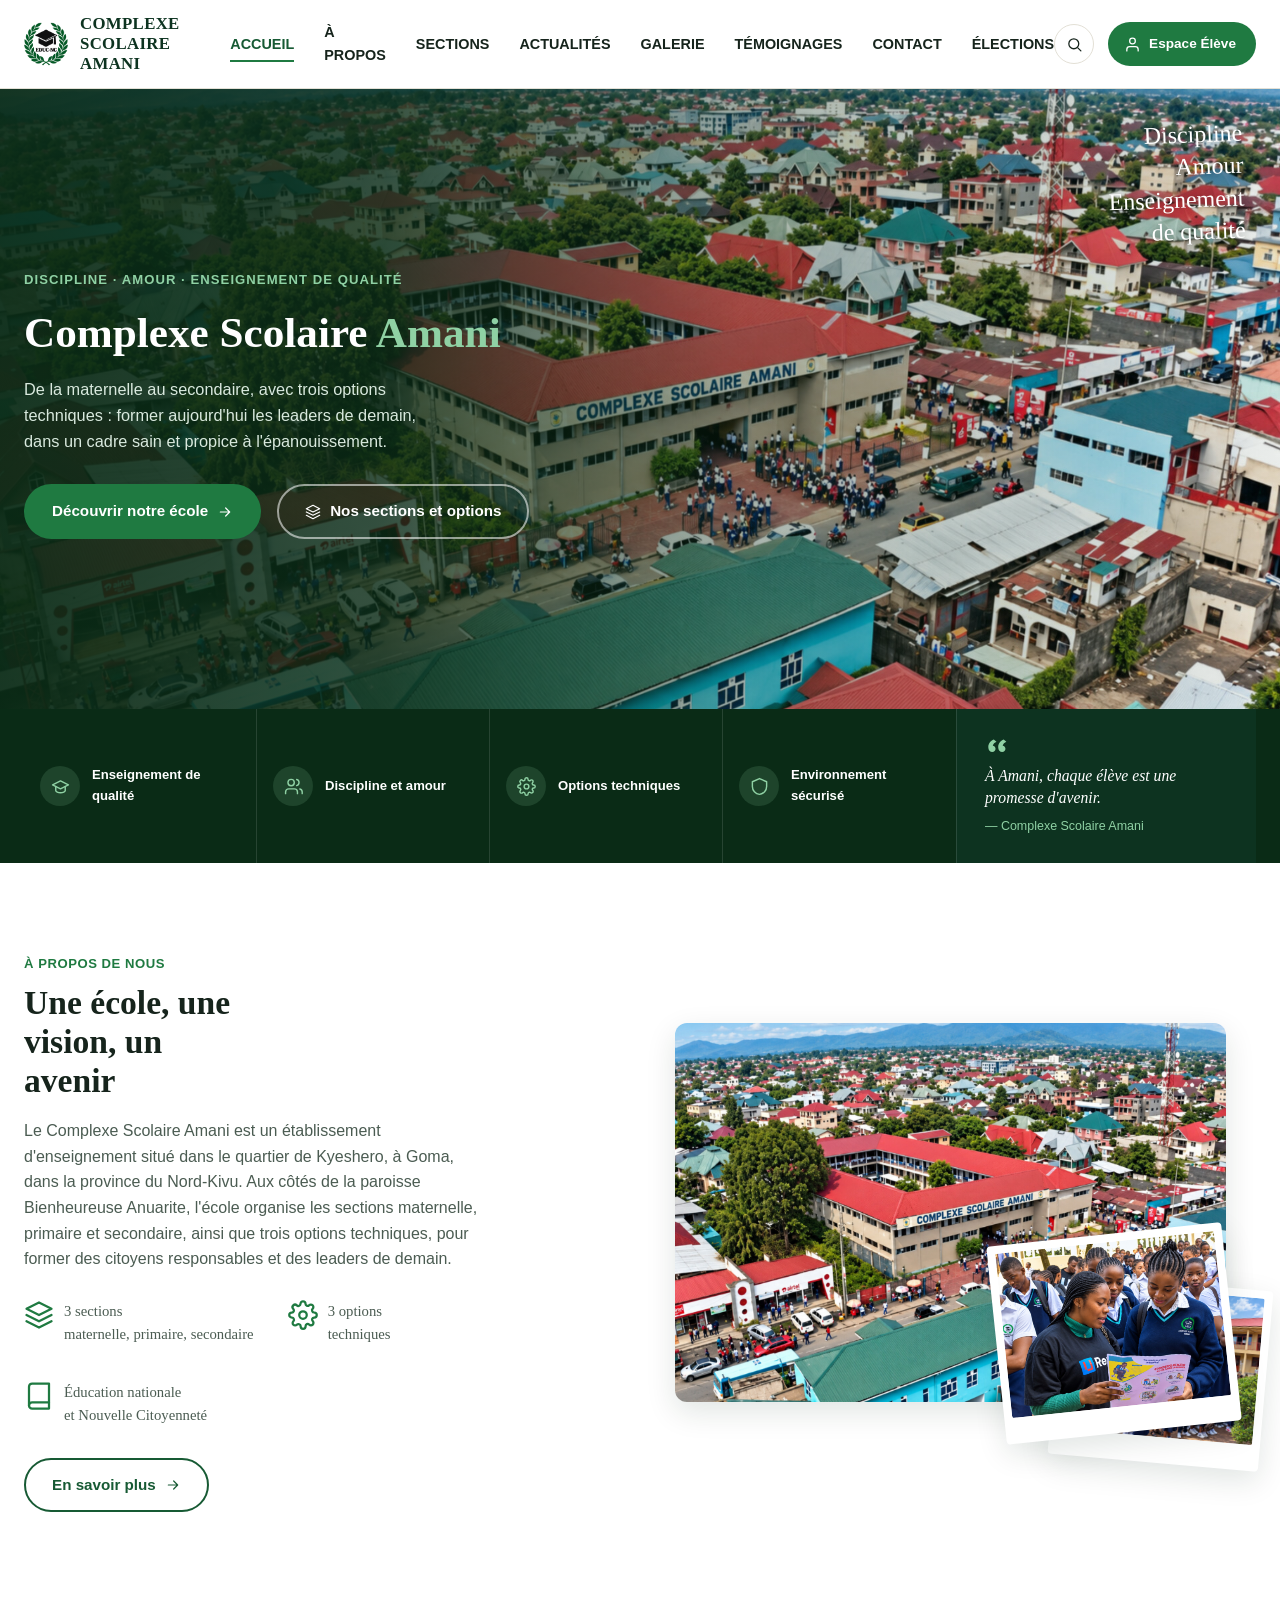
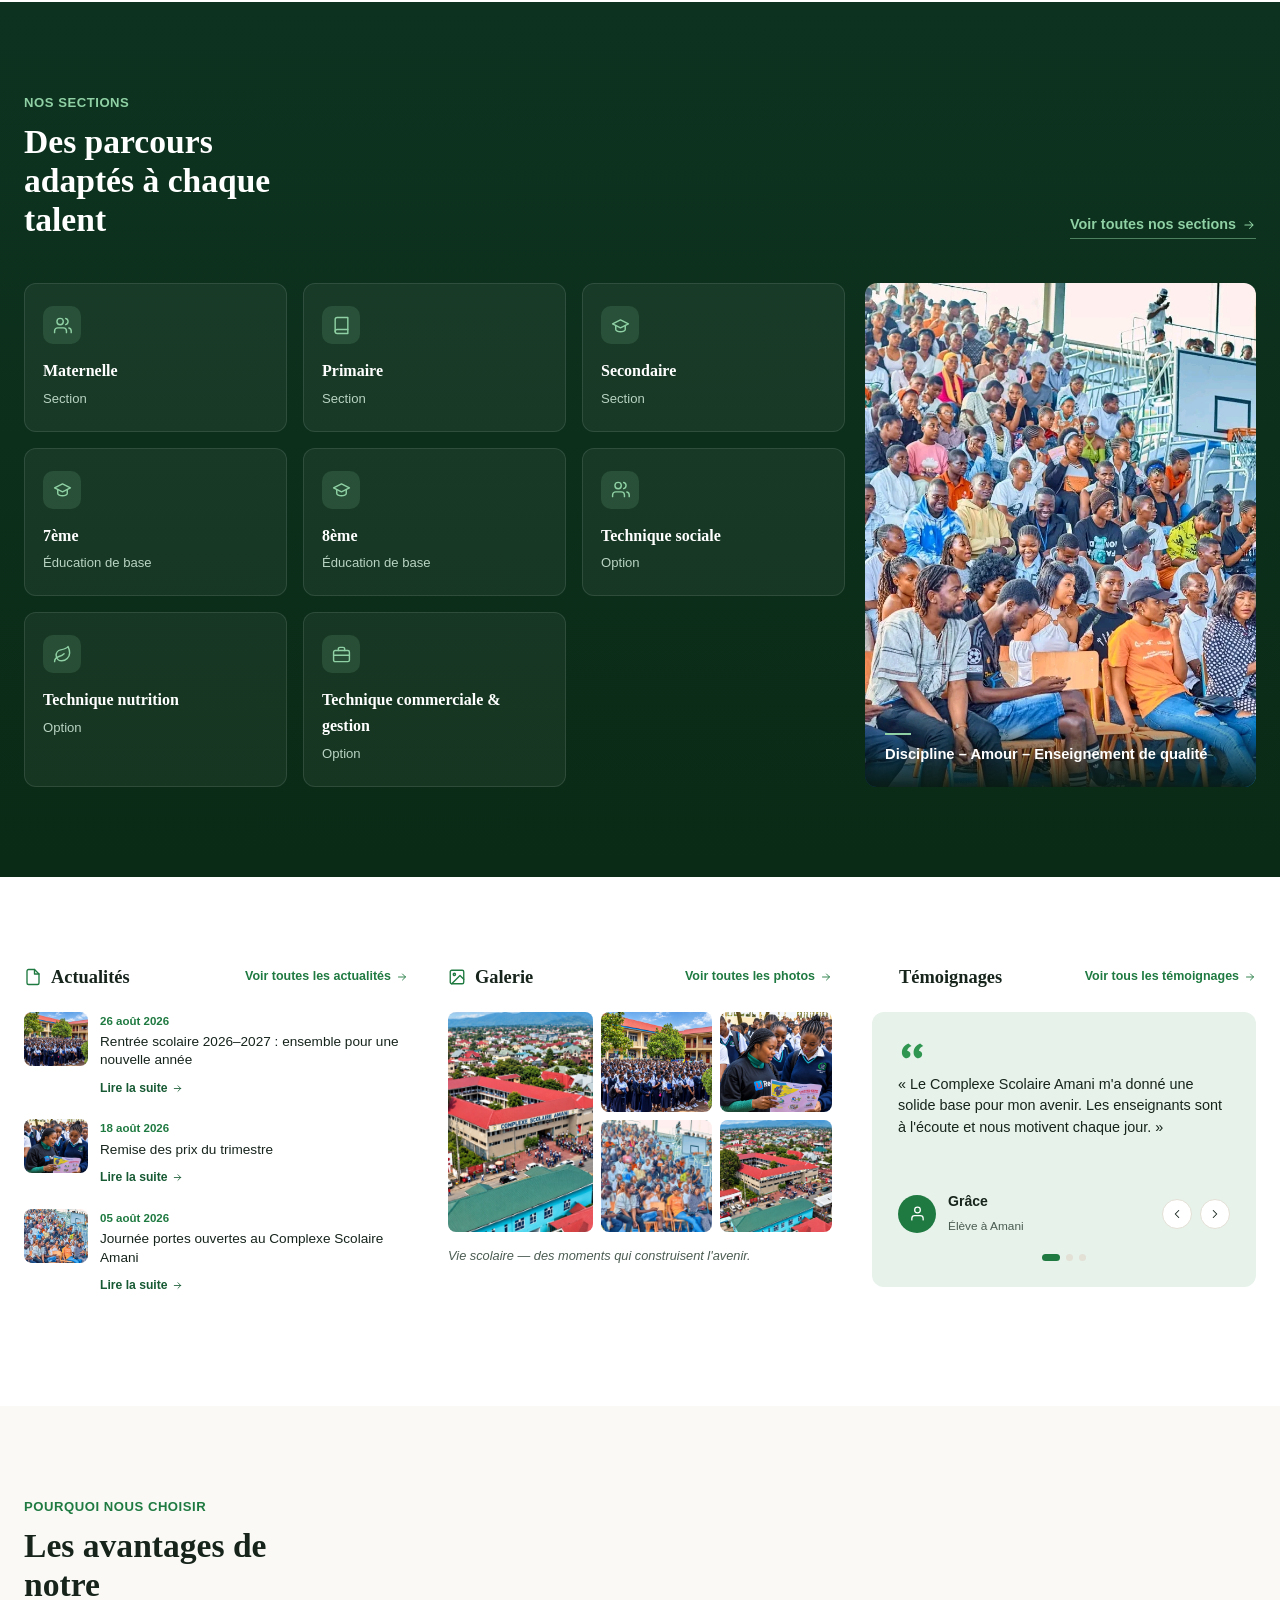
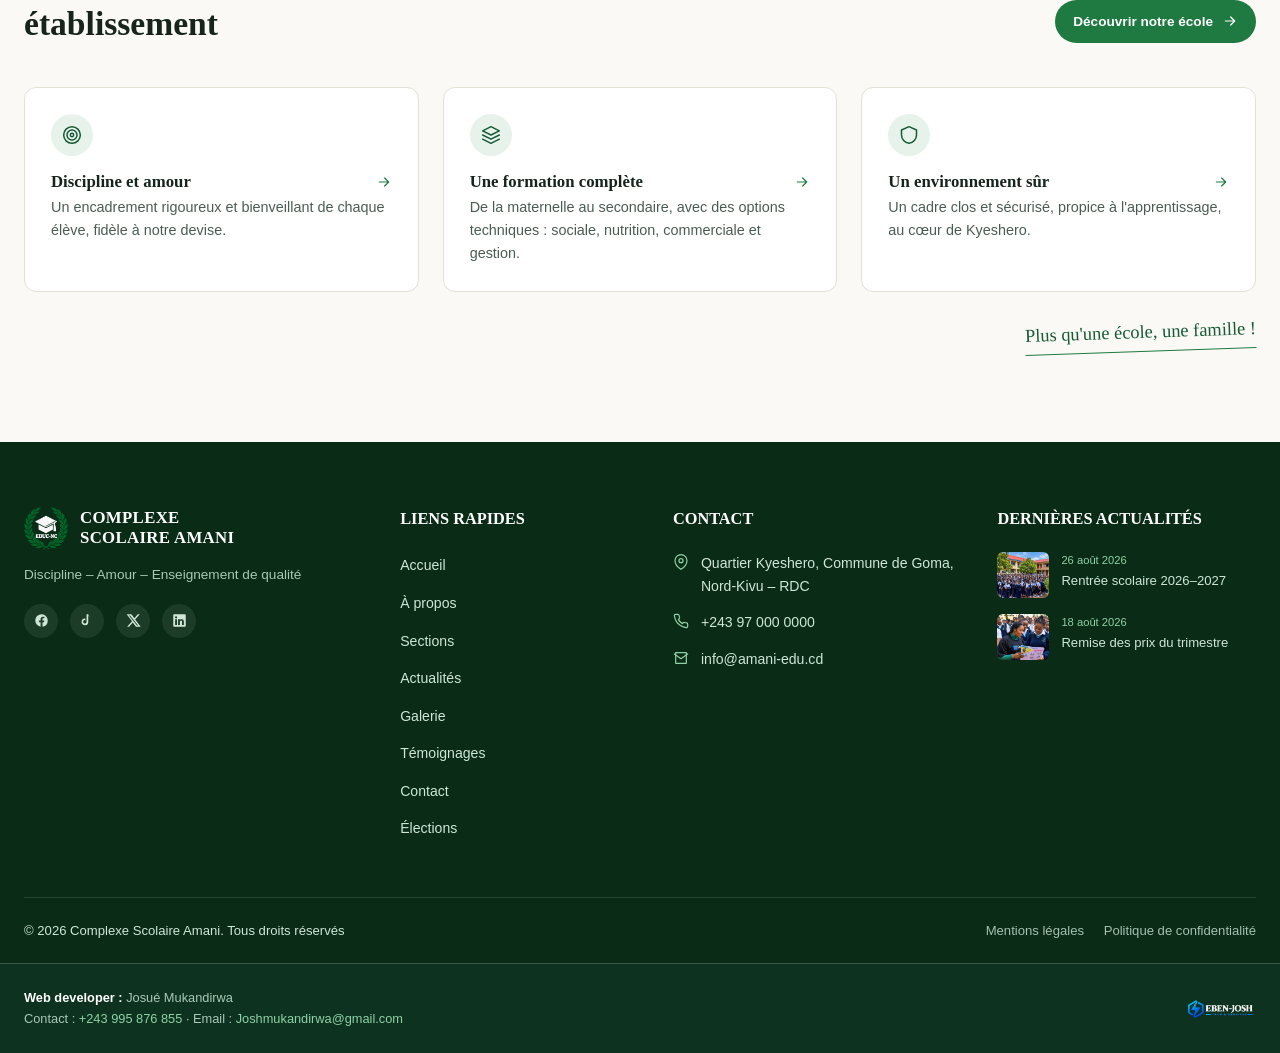
<file: index.html>
<!DOCTYPE html>
<html lang="fr">

<head>
  <meta charset="UTF-8">
  <meta name="viewport" content="width=device-width, initial-scale=1.0">
  <title>Complexe Scolaire Amani</title>
  <meta name="description"
    content="Complexe Scolaire Amani, Nord-Kivu (RDC). Sections maternelle, primaire et secondaire ; options technique sociale, technique nutrition, technique commerciale et gestion. Discipline, Amour, Enseignement de qualité.">
  <meta name="theme-color" content="#0a2b16">
  <link rel="icon" type="image/png" href="assets/logo-ecole1.png">
  <link rel="stylesheet" href="css/common.css">
  <link rel="stylesheet" href="css/index.css">
</head>

<body>

  <!-- ===== SPRITE D'ICÔNES (aucune image externe, aucun emoji) ===== -->
  <svg width="0" height="0" style="position:absolute" aria-hidden="true">
    <defs>
      <symbol id="icon-phone" viewBox="0 0 24 24">
        <path
          d="M22 16.92v3a2 2 0 0 1-2.18 2 19.79 19.79 0 0 1-8.63-3.07 19.5 19.5 0 0 1-6-6 19.79 19.79 0 0 1-3.07-8.67A2 2 0 0 1 4.11 2h3a2 2 0 0 1 2 1.72c.13.96.36 1.9.7 2.81a2 2 0 0 1-.45 2.11L8.09 9.91a16 16 0 0 0 6 6l1.27-1.27a2 2 0 0 1 2.11-.45c.91.34 1.85.57 2.81.7A2 2 0 0 1 22 16.92z" />
      </symbol>
      <symbol id="icon-mail" viewBox="0 0 24 24">
        <path d="M4 4h16v16H4z" />
        <path d="m22 6-10 7L2 6" />
      </symbol>
      <symbol id="icon-pin" viewBox="0 0 24 24">
        <path d="M21 10c0 7-9 13-9 13s-9-6-9-13a9 9 0 0 1 18 0z" />
        <circle cx="12" cy="10" r="3" />
      </symbol>
      <symbol id="icon-facebook" viewBox="0 0 24 24" stroke="none">
        <path
          d="M22 12a10 10 0 1 0-11.5 9.9v-7H7.9V12h2.6V9.8c0-2.6 1.5-4 3.9-4 1.1 0 2.2.2 2.2.2v2.5h-1.3c-1.3 0-1.7.8-1.7 1.6V12h2.9l-.5 2.9h-2.4v7A10 10 0 0 0 22 12z" />
      </symbol>
      <symbol id="icon-youtube" viewBox="0 0 24 24" stroke="none">
        <path
          d="M23.5 6.2a3 3 0 0 0-2.1-2.1C19.4 3.5 12 3.5 12 3.5s-7.4 0-9.4.6A3 3 0 0 0 .5 6.2 31 31 0 0 0 0 12a31 31 0 0 0 .5 5.8 3 3 0 0 0 2.1 2.1c2 .6 9.4.6 9.4.6s7.4 0 9.4-.6a3 3 0 0 0 2.1-2.1A31 31 0 0 0 24 12a31 31 0 0 0-.5-5.8zM9.6 15.6V8.4l6.3 3.6z" />
      </symbol>
      <symbol id="icon-x" viewBox="0 0 24 24" stroke="none">
        <path d="M18.9 2H22l-7.4 8.4L23.5 22H16l-5.2-6.8L4.9 22H1.8l7.9-9L1 2h7.7l4.7 6.2zm-1.2 18h1.7L6.4 3.9H4.6z" />
      </symbol>
      <symbol id="icon-linkedin" viewBox="0 0 24 24" stroke="none">
        <path
          d="M20.5 2h-17A1.5 1.5 0 0 0 2 3.5v17A1.5 1.5 0 0 0 3.5 22h17a1.5 1.5 0 0 0 1.5-1.5v-17A1.5 1.5 0 0 0 20.5 2zM8 19H5v-9h3zM6.5 8.7A1.7 1.7 0 1 1 6.5 5.3a1.7 1.7 0 0 1 0 3.4zM19 19h-3v-4.6c0-1.1 0-2.5-1.5-2.5s-1.8 1.2-1.8 2.4V19h-3v-9h2.9v1.3a3.1 3.1 0 0 1 2.8-1.5c3 0 3.6 2 3.6 4.5z" />
      </symbol>
      <symbol id="icon-tiktok" viewBox="0 0 24 24" stroke="none">
        <path
          d="M16.6 5.8a4.8 4.8 0 0 1-3.4-1.4v9.9a5.3 5.3 0 1 1-4.6-5.3v2.6a2.7 2.7 0 1 0 1.9 2.6V2h2.6a4.8 4.8 0 0 0 3.5 4.4z" />
      </symbol>
      <symbol id="icon-cap" viewBox="0 0 24 24">
        <path d="M22 10 12 5 2 10l10 5 10-5z" />
        <path d="M6 12v5c0 1.5 3 3 6 3s6-1.5 6-3v-5" />
      </symbol>
      <symbol id="icon-heart-hands" viewBox="0 0 24 24">
        <path d="M17 21v-2a4 4 0 0 0-4-4H6a4 4 0 0 0-4 4v2" />
        <circle cx="9" cy="7" r="4" />
        <path d="M23 21v-2a4 4 0 0 0-3-3.87" />
        <path d="M16 3.13a4 4 0 0 1 0 7.75" />
      </symbol>
      <symbol id="icon-building" viewBox="0 0 24 24">
        <path d="M3 21h18" />
        <path d="M5 21V7l7-4 7 4v14" />
        <path d="M9 9h1M14 9h1M9 13h1M14 13h1M9 17h1M14 17h1" />
      </symbol>
      <symbol id="icon-check-circle" viewBox="0 0 24 24">
        <path d="m9 12 2 2 4-4" />
        <circle cx="12" cy="12" r="10" />
      </symbol>
      <symbol id="icon-play" viewBox="0 0 24 24" stroke="none">
        <circle cx="12" cy="12" r="10" fill="none" stroke="currentColor" stroke-width="1.8" />
        <path d="M10 8.5v7l6-3.5z" />
      </symbol>
      <symbol id="icon-arrow-right" viewBox="0 0 24 24">
        <path d="M5 12h14M13 6l6 6-6 6" />
      </symbol>
      <symbol id="icon-clock" viewBox="0 0 24 24">
        <circle cx="12" cy="12" r="9" />
        <path d="M12 8v4l3 3" />
      </symbol>
      <symbol id="icon-users" viewBox="0 0 24 24">
        <path d="M17 21v-2a4 4 0 0 0-4-4H6a4 4 0 0 0-4 4v2" />
        <circle cx="9" cy="7" r="4" />
        <path d="M23 21v-2a4 4 0 0 0-3-3.87" />
        <path d="M16 3.13a4 4 0 0 1 0 7.75" />
      </symbol>
      <symbol id="icon-book-open" viewBox="0 0 24 24">
        <path d="M4 19.5A2.5 2.5 0 0 1 6.5 17H20" />
        <path d="M6.5 2H20v20H6.5A2.5 2.5 0 0 1 4 19.5v-15A2.5 2.5 0 0 1 6.5 2z" />
      </symbol>
      <symbol id="icon-bolt" viewBox="0 0 24 24">
        <path d="M13 2 3 14h7l-1 8 11-14h-8l1-6z" />
      </symbol>
      <symbol id="icon-gear" viewBox="0 0 24 24">
        <circle cx="12" cy="12" r="3" />
        <path
          d="M19.4 15a1.65 1.65 0 0 0 .33 1.82l.06.06a2 2 0 1 1-2.83 2.83l-.06-.06a1.65 1.65 0 0 0-1.82-.33 1.65 1.65 0 0 0-1 1.51V21a2 2 0 0 1-4 0v-.09A1.65 1.65 0 0 0 9 19.4a1.65 1.65 0 0 0-1.82.33l-.06.06a2 2 0 1 1-2.83-2.83l.06-.06A1.65 1.65 0 0 0 4.6 15a1.65 1.65 0 0 0-1.51-1H3a2 2 0 0 1 0-4h.09A1.65 1.65 0 0 0 4.6 9a1.65 1.65 0 0 0-.33-1.82l-.06-.06a2 2 0 1 1 2.83-2.83l.06.06A1.65 1.65 0 0 0 9 4.6a1.65 1.65 0 0 0 1-1.51V3a2 2 0 0 1 4 0v.09a1.65 1.65 0 0 0 1 1.51 1.65 1.65 0 0 0 1.82-.33l.06-.06a2 2 0 1 1 2.83 2.83l-.06.06A1.65 1.65 0 0 0 19.4 9a1.65 1.65 0 0 0 1.51 1H21a2 2 0 0 1 0 4h-.09a1.65 1.65 0 0 0-1.51 1z" />
      </symbol>
      <symbol id="icon-hammer" viewBox="0 0 24 24">
        <path d="M2 22h20" />
        <path d="M4 22V10l8-6 8 6v12" />
        <path d="M9 22v-6h6v6" />
      </symbol>
      <symbol id="icon-target" viewBox="0 0 24 24">
        <circle cx="12" cy="12" r="10" />
        <circle cx="12" cy="12" r="6" />
        <circle cx="12" cy="12" r="2" />
      </symbol>
      <symbol id="icon-shield" viewBox="0 0 24 24">
        <path d="M12 2 3 6v6c0 5 3.8 9.4 9 10 5.2-.6 9-5 9-10V6l-9-4z" />
      </symbol>
      <symbol id="icon-layers" viewBox="0 0 24 24">
        <path d="M12 2 2 7l10 5 10-5-10-5z" />
        <path d="M2 17l10 5 10-5M2 12l10 5 10-5" />
      </symbol>
      <symbol id="icon-search" viewBox="0 0 24 24">
        <circle cx="11" cy="11" r="7" />
        <path d="m21 21-4.3-4.3" />
      </symbol>
      <symbol id="icon-user" viewBox="0 0 24 24">
        <path d="M20 21v-2a4 4 0 0 0-4-4H8a4 4 0 0 0-4 4v2" />
        <circle cx="12" cy="7" r="4" />
      </symbol>
      <symbol id="icon-lock" viewBox="0 0 24 24">
        <rect x="3" y="11" width="18" height="11" rx="2" />
        <path d="M7 11V7a5 5 0 0 1 10 0v4" />
      </symbol>
      <symbol id="icon-eye" viewBox="0 0 24 24">
        <path d="M1 12s4-8 11-8 11 8 11 8-4 8-11 8-11-8-11-8z" />
        <circle cx="12" cy="12" r="3" />
      </symbol>
      <symbol id="icon-image" viewBox="0 0 24 24">
        <rect x="3" y="3" width="18" height="18" rx="2" />
        <circle cx="8.5" cy="8.5" r="1.5" />
        <path d="m21 15-5-5L5 21" />
      </symbol>
      <symbol id="icon-quote" viewBox="0 0 24 24" stroke="none">
        <path
          d="M9.6 5C6 6.3 3.6 9.6 3.6 13.3c0 3 1.9 5.3 4.4 5.3 2 0 3.5-1.5 3.5-3.5 0-1.8-1.2-3.2-3-3.4.4-2 2.1-3.6 4-4.3zm10.8 0c-3.6 1.3-6 4.6-6 8.3 0 3 1.9 5.3 4.4 5.3 2 0 3.5-1.5 3.5-3.5 0-1.8-1.2-3.2-3-3.4.4-2 2.1-3.6 4-4.3z" />
      </symbol>
      <symbol id="icon-chevron-left" viewBox="0 0 24 24">
        <path d="M15 18 9 12l6-6" />
      </symbol>
      <symbol id="icon-chevron-right" viewBox="0 0 24 24">
        <path d="M9 18l6-6-6-6" />
      </symbol>
      <symbol id="icon-results" viewBox="0 0 24 24">
        <path d="M9 11l3 3L22 4" />
        <path d="M21 12v7a2 2 0 0 1-2 2H5a2 2 0 0 1-2-2V5a2 2 0 0 1 2-2h11" />
      </symbol>
      <symbol id="icon-doc" viewBox="0 0 24 24">
        <path d="M14 2H6a2 2 0 0 0-2 2v16a2 2 0 0 0 2 2h12a2 2 0 0 0 2-2V8z" />
        <path d="M14 2v6h6" />
      </symbol>
      <symbol id="icon-leaf" viewBox="0 0 24 24">
        <path d="M11 20A7 7 0 0 1 9.8 6.1C15.5 5 17 4.5 19 2c1 2 2 4.2 2 8 0 5.5-4.8 10-10 10z" />
        <path d="M2 21c0-3 1.9-5.4 5.6-6.5C10 13.8 12 13 14 11" />
      </symbol>
      <symbol id="icon-briefcase" viewBox="0 0 24 24">
        <rect x="2" y="7" width="20" height="14" rx="2" />
        <path d="M16 7V5a2 2 0 0 0-2-2h-4a2 2 0 0 0-2 2v2" />
        <path d="M2 13h20" />
      </symbol>
      <symbol id="icon-timetable" viewBox="0 0 24 24">
        <rect x="3" y="4" width="18" height="18" rx="2" />
        <path d="M16 2v4M8 2v4M3 10h18" />
      </symbol>
    </defs>
  </svg>

  <!-- ===== HEADER ===== -->
  <header class="site">
    <div class="nav-wrap">
      <a class="brand" href="#accueil">
        <img src="assets/logo-ecole.png" alt="Complexe Scolaire Amani">
        <div class="brand-text">
          <div class="name">COMPLEXE SCOLAIRE AMANI</div>

        </div>
      </a>
      <nav class="main-nav">
        <a href="#accueil" class="active">ACCUEIL</a>
        <a href="apropos.html">À PROPOS</a>
        <a href="sections.html">SECTIONS</a>
        <a href="actualites.html">ACTUALITÉS</a>
        <a href="galerie.html">GALERIE</a>
        <a href="temoignages.html">TÉMOIGNAGES</a>
        <a href="contact.html">CONTACT</a>
        <a href="vote/vote.html">ÉLECTIONS</a>
      </nav>
      <div class="nav-cta">
        <button class="icon-btn" id="searchToggle" aria-label="Rechercher" title="Rechercher">
          <svg class="icon">
            <use href="#icon-search" />
          </svg>
        </button>
        <a class="btn-espace" href="espace.html">
          <svg class="icon">
            <use href="#icon-user" />
          </svg>
          <span>Espace Élève</span>
        </a>
        <button class="menu-toggle" aria-label="Menu" aria-expanded="false"><span></span><span></span><span></span></button>
      </div>
    </div>
    <div class="search-panel" id="searchPanel">
      <div class="wrap">
        <svg class="icon">
          <use href="#icon-search" />
        </svg>
        <input type="text" placeholder="Rechercher sur le site… puis Entrée" aria-label="Rechercher">
        <button id="searchClose" aria-label="Fermer">&times;</button>
      </div>
      <p class="wrap search-msg" id="searchMsg"></p>
    </div>
  </header>

  <!-- ===== HERO ===== -->
  <section class="hero" id="accueil">
    <div class="hero-media">
      <img class="hero-slide active" src="assets/photos/amani-building.jpeg" alt="Élèves du Complexe Scolaire Amani">
      <img class="hero-slide" src="assets/photos/amani-group.jpeg" alt="Vie scolaire à Amani">
      <img class="hero-slide" src="assets/photos/amani-crowd.jpg" alt="Élèves du Complexe Scolaire Amani">
      <img class="hero-slide" src="assets/photos/amani-reading.jpeg" alt="Campus du Complexe Scolaire Amani">
    </div>
    <div class="hero-script">Discipline<br>Amour<br>Enseignement<br>de qualité</div>
    <div class="hero-inner wrap">
      <div class="hero-copy reveal">
        <div class="hero-eyebrow">DISCIPLINE · AMOUR · ENSEIGNEMENT DE QUALITÉ</div>
        <h1>Complexe Scolaire <span class="accent">Amani</span></h1>
        <p class="lead">De la maternelle au secondaire, avec trois options techniques : former aujourd'hui les
          leaders de demain, dans un cadre sain et propice à l'épanouissement.</p>
        <div class="hero-actions">
          <a class="btn btn-primary" href="apropos.html">Découvrir notre école <svg class="icon">
              <use href="#icon-arrow-right" />
            </svg></a>
          <a class="btn btn-outline" href="sections.html"><svg class="icon">
              <use href="#icon-layers" />
            </svg> Nos sections et options</a>
        </div>
      </div>
    </div>
  </section>

  <!-- ===== FEATURE STRIP + CITATION ===== -->
  <div class="feature-strip">
    <div class="wrap feature-strip-wrap">
      <div class="feature-items">
        <div class="feature-item reveal"><span class="ic"><svg class="icon">
              <use href="#icon-cap" />
            </svg></span>
          <div><b>Enseignement de qualité</b></div>
        </div>
        <div class="feature-item reveal reveal-delay-1"><span class="ic"><svg class="icon">
              <use href="#icon-heart-hands" />
            </svg></span>
          <div><b>Discipline et amour</b></div>
        </div>
        <div class="feature-item reveal reveal-delay-2"><span class="ic"><svg class="icon">
              <use href="#icon-gear" />
            </svg></span>
          <div><b>Options techniques</b></div>
        </div>
        <div class="feature-item reveal reveal-delay-3"><span class="ic"><svg class="icon">
              <use href="#icon-shield" />
            </svg></span>
          <div><b>Environnement sécurisé</b></div>
        </div>
      </div>
      <div class="feature-quote reveal reveal-delay-4">
        <svg class="icon">
          <use href="#icon-quote" />
        </svg>
        <p>À Amani, chaque élève est une promesse d'avenir.</p>
        <span>— Complexe Scolaire Amani</span>
      </div>
    </div>

    <!-- ===== ABOUT ===== -->
    <section class="about" id="apropos">
      <div class="wrap">
        <div class="about-copy reveal">
          <div class="eyebrow">À PROPOS DE NOUS</div>
          <h2>Une école, une vision, un avenir</h2>
          <p class="desc">Le Complexe Scolaire Amani est un établissement d'enseignement situé dans le quartier de
            Kyeshero, à Goma, dans la province du Nord-Kivu. Aux côtés de la paroisse Bienheureuse Anuarite, l'école
            organise les sections maternelle, primaire et secondaire, ainsi que trois options techniques, pour former
            des citoyens responsables et des leaders de demain.</p>
          <div class="about-stats">
            <div class="about-stat">
              <div class="ic"><svg class="icon">
                  <use href="#icon-layers" />
                </svg></div><b>3 sections<br>maternelle, primaire, secondaire</b>
            </div>
            <div class="about-stat">
              <div class="ic"><svg class="icon">
                  <use href="#icon-gear" />
                </svg></div><b>3 options<br>techniques</b>
            </div>
            <div class="about-stat">
              <div class="ic"><svg class="icon">
                  <use href="#icon-book-open" />
                </svg></div><b>Éducation nationale<br>et Nouvelle Citoyenneté</b>
            </div>
          </div>
          <a class="btn btn-dark-outline" href="sections.html">En savoir plus <svg class="icon">
              <use href="#icon-arrow-right" />
            </svg></a>
        </div>
        <div class="about-media reveal reveal-delay-2">
          <img class="main-img" src="assets/photos/amani-building.jpeg" alt="Bâtiment du Complexe Scolaire Amani">
          <div class="polaroid-stack">
            <div class="polaroid p2"><img src="assets/photos/amani-group.jpeg" alt="Groupe d'élèves"></div>
            <div class="polaroid p1"><img src="assets/photos/amani-reading.jpeg" alt="Élèves en classe"></div>
          </div>
        </div>
      </div>
    </section>

    <!-- ===== SECTIONS / SERVICES ===== -->
    <section class="services" id="sections">
      <div class="wrap">
        <div class="services-head reveal">
          <div>
            <div class="eyebrow">NOS SECTIONS</div>
            <h2>Des parcours adaptés à chaque talent</h2>
          </div>
          <a class="see-all" href="sections.html">Voir toutes nos sections <svg class="icon">
              <use href="#icon-arrow-right" />
            </svg></a>
        </div>
        <div class="services-grid">
          <div class="service-cards">
            <div class="service-card reveal">
              <div class="ic"><svg class="icon">
                  <use href="#icon-heart-hands" />
                </svg></div>
              <h4>Maternelle</h4>
              <p>Section</p>
            </div>
            <div class="service-card reveal reveal-delay-1">
              <div class="ic"><svg class="icon">
                  <use href="#icon-book-open" />
                </svg></div>
              <h4>Primaire</h4>
              <p>Section</p>
            </div>
            <div class="service-card reveal reveal-delay-2">
              <div class="ic"><svg class="icon">
                  <use href="#icon-cap" />
                </svg></div>
              <h4>Secondaire</h4>
              <p>Section</p>
            </div>
            <div class="service-card reveal reveal-delay-2">
              <div class="ic"><svg class="icon">
                  <use href="#icon-cap" />
                </svg></div>
              <h4>7ème</h4>
              <p> Éducation de base</p>
            </div>
            <div class="service-card reveal reveal-delay-2">
              <div class="ic"><svg class="icon">
                  <use href="#icon-cap" />
                </svg></div>
              <h4>8ème</h4>
              <p> Éducation de base</p>
            </div>
            <div class="service-card reveal">
              <div class="ic"><svg class="icon">
                  <use href="#icon-users" />
                </svg></div>
              <h4>Technique sociale</h4>
              <p>Option</p>
            </div>
            <div class="service-card reveal reveal-delay-1">
              <div class="ic"><svg class="icon">
                  <use href="#icon-leaf" />
                </svg></div>
              <h4>Technique nutrition</h4>
              <p>Option</p>
            </div>
            <div class="service-card reveal reveal-delay-2">
              <div class="ic"><svg class="icon">
                  <use href="#icon-briefcase" />
                </svg></div>
              <h4>Technique commerciale &amp; gestion</h4>
              <p>Option</p>
            </div>
          </div>
          <div class="service-photo reveal reveal-delay-3">
            <img src="assets/photos/amani-crowd.jpg" alt="Élèves du Complexe Scolaire Amani">
            <div class="cap"><span></span>Discipline – Amour – Enseignement de qualité</div>
          </div>
        </div>
      </div>
    </section>

    <!-- ===== ACTUALITÉS + GALERIE + TÉMOIGNAGES ===== -->
    <section class="hub">
      <div class="wrap hub-grid">
        <div class="hub-col reveal" id="actualites">
          <div class="hub-head">
            <h3><svg class="icon">
                <use href="#icon-doc" />
              </svg> Actualités</h3><a href="actualites.html">Voir toutes les actualités <svg
                class="icon">
                <use href="#icon-arrow-right" />
              </svg></a>
          </div>
          <div class="actu-list">
            <div class="actu-item">
              <img src="assets/photos/amani-group.jpeg" alt="">
              <div>
                <div class="date">26 août 2026</div>
                <p>Rentrée scolaire 2026–2027&nbsp;: ensemble pour une nouvelle année</p><a href="actualites.html"
                  >Lire la suite <svg class="icon">
                    <use href="#icon-arrow-right" />
                  </svg></a>
              </div>
            </div>
            <div class="actu-item">
              <img src="assets/photos/amani-reading.jpeg" alt="">
              <div>
                <div class="date">18 août 2026</div>
                <p>Remise des prix du trimestre</p><a href="actualites.html">Lire la suite <svg
                    class="icon">
                    <use href="#icon-arrow-right" />
                  </svg></a>
              </div>
            </div>
            <div class="actu-item">
              <img src="assets/photos/amani-crowd.jpg" alt="">
              <div>
                <div class="date">05 août 2026</div>
                <p>Journée portes ouvertes au Complexe Scolaire Amani</p><a href="actualites.html"
                  >Lire la suite <svg class="icon">
                    <use href="#icon-arrow-right" />
                  </svg></a>
              </div>
            </div>
          </div>
        </div>

        <div class="hub-col reveal reveal-delay-1" id="galerie">
          <div class="hub-head">
            <h3><svg class="icon">
                <use href="#icon-image" />
              </svg> Galerie</h3><a href="galerie.html">Voir toutes les photos <svg class="icon">
                <use href="#icon-arrow-right" />
              </svg></a>
          </div>
          <div class="gal-grid">
            <img src="assets/photos/amani-building.jpeg" alt="Vie scolaire">
            <img src="assets/photos/amani-group.jpeg" alt="Vie scolaire">
            <img src="assets/photos/amani-reading.jpeg" alt="Vie scolaire">
            <img src="assets/photos/amani-crowd.jpg" alt="Vie scolaire">
            <img src="assets/photos/amani-building.jpeg" alt="Vie scolaire">
          </div>
          <p class="gal-cap">Vie scolaire — des moments qui construisent l'avenir.</p>
        </div>

        <div class="hub-col reveal reveal-delay-2" id="temoignages">
          <div class="hub-head">
            <h3><svg class="icon">
                <use href="#icon-quote" />
              </svg> Témoignages</h3><a href="temoignages.html" >Voir tous les témoignages <svg
                class="icon">
                <use href="#icon-arrow-right" />
              </svg></a>
          </div>
          <div class="testi-card">
            <svg class="icon quote-ic">
              <use href="#icon-quote" />
            </svg>
            <p class="testi-slide active">« Le Complexe Scolaire Amani m'a donné une solide base pour mon avenir. Les
              enseignants sont à l'écoute et nous motivent chaque jour. »</p>
            <p class="testi-slide">« L'amour et la discipline reçus ici m'ont appris la rigueur. Je
              recommande cette école sans hésiter. »</p>
            <p class="testi-slide">« La discipline et l'ambiance familiale font toute la différence à
              Amani. »</p>
            <div class="testi-foot">
              <div class="testi-avatar"><svg class="icon">
                  <use href="#icon-user" />
                </svg></div>
              <div><b class="testi-name">Grâce</b><span>Élève à Amani</span></div>
              <div class="testi-nav">
                <button class="testi-prev" aria-label="Précédent"><svg class="icon">
                    <use href="#icon-chevron-left" />
                  </svg></button>
                <button class="testi-next" aria-label="Suivant"><svg class="icon">
                    <use href="#icon-chevron-right" />
                  </svg></button>
              </div>
            </div>
            <div class="testi-dots">
              <span class="dot active"></span><span class="dot"></span><span class="dot"></span>
            </div>
          </div>
        </div>
      </div>
    </section>

    <!-- ===== WHY US ===== -->
    <section class="why">
      <div class="wrap">
        <div class="why-head reveal">
          <div>
            <div class="eyebrow">POURQUOI NOUS CHOISIR</div>
            <h2>Les avantages de notre établissement</h2>
          </div>
          <a class="btn btn-primary btn-sm" href="apropos.html">Découvrir notre école <svg class="icon">
              <use href="#icon-arrow-right" />
            </svg></a>
        </div>
        <div class="why-grid">
          <div class="why-card reveal">
            <div class="ic"><svg class="icon">
                <use href="#icon-target" />
              </svg></div>
            <h3>Discipline et amour <svg class="icon">
                <use href="#icon-arrow-right" />
              </svg></h3>
            <p>Un encadrement rigoureux et bienveillant de chaque élève, fidèle à notre devise.</p>
          </div>
          <div class="why-card reveal reveal-delay-1">
            <div class="ic"><svg class="icon">
                <use href="#icon-layers" />
              </svg></div>
            <h3>Une formation complète <svg class="icon">
                <use href="#icon-arrow-right" />
              </svg></h3>
            <p>De la maternelle au secondaire, avec des options techniques : sociale, nutrition, commerciale et gestion.</p>
          </div>
          <div class="why-card reveal reveal-delay-2">
            <div class="ic"><svg class="icon">
                <use href="#icon-shield" />
              </svg></div>
            <h3>Un environnement sûr <svg class="icon">
                <use href="#icon-arrow-right" />
              </svg></h3>
            <p>Un cadre clos et sécurisé, propice à l'apprentissage, au cœur de Kyeshero.</p>
          </div>
        </div>
        <div class="why-note reveal"><span>Plus qu'une école, une famille !</span></div>
      </div>
    </section>

    <!-- ===== FOOTER ===== -->
    <footer class="site">
      <div class="wrap">
        <div class="footer-grid">
          <div class="reveal footer-brand">
            <a class="brand" href="#accueil">
              <img src="assets/logo-ecole1.png" alt="Complexe Scolaire Amani">
              <div class="brand-text">
                <div class="name">COMPLEXE SCOLAIRE AMANI</div>
              </div>
            </a>
            <p class="footer-tagline">Discipline – Amour – Enseignement de qualité</p>
            <div class="foot-social">
              <a href="#" class="ext-link" aria-label="Facebook"><svg class="icon">
                  <use href="#icon-facebook" />
                </svg></a>
              <a href="#" class="ext-link" aria-label="TikTok"><svg class="icon">
                  <use href="#icon-tiktok" />
                </svg></a>
              <a href="#" class="ext-link" aria-label="X"><svg class="icon">
                  <use href="#icon-x" />
                </svg></a>
              <a href="#" class="ext-link" aria-label="LinkedIn"><svg class="icon">
                  <use href="#icon-linkedin" />
                </svg></a>
            </div>
          </div>

          <div class="reveal reveal-delay-1">
            <h5>LIENS RAPIDES</h5>
            <ul class="foot-links">
              <li><a href="#accueil">Accueil</a></li>
              <li><a href="apropos.html">À propos</a></li>
              <li><a href="sections.html">Sections</a></li>
              <li><a href="actualites.html">Actualités</a></li>
              <li><a href="galerie.html">Galerie</a></li>
              <li><a href="temoignages.html">Témoignages</a></li>
              <li><a href="contact.html">Contact</a></li>
              <li><a href="vote/vote.html">Élections</a></li>
            </ul>
          </div>

          <div class="reveal reveal-delay-2">
            <h5>CONTACT</h5>
            <ul class="foot-contact">
              <li><svg class="icon">
                  <use href="#icon-pin" />
                </svg> Quartier Kyeshero, Commune de Goma, Nord-Kivu – RDC</li>
              <li><svg class="icon">
                  <use href="#icon-phone" />
                </svg> +243 97 000 0000</li>
              <li><svg class="icon">
                  <use href="#icon-mail" />
                </svg> info@amani-edu.cd</li>
            </ul>
          </div>

          <div class="reveal reveal-delay-3">
            <h5>DERNIÈRES ACTUALITÉS</h5>
            <div class="news-item">
              <img src="assets/photos/amani-group.jpeg" alt="">
              <div>
                <div class="date">26 août 2026</div>
                <p>Rentrée scolaire 2026–2027</p>
              </div>
            </div>
            <div class="news-item">
              <img src="assets/photos/amani-reading.jpeg" alt="">
              <div>
                <div class="date">18 août 2026</div>
                <p>Remise des prix du trimestre</p>
              </div>
            </div>
          </div>
        </div>

        <div class="footer-bottom">
          <span>&copy; 2026 Complexe Scolaire Amani. Tous droits réservés</span>
          <span class="legal">
            <a href="mentions-legales.html">Mentions légales</a>
            <a href="confidentialite.html">Politique de confidentialité</a>
          </span>
        </div>
      </div>

      <div class="credit-bar">
        <div class="wrap">
          <div class="credit-text">
            <strong>Web developer :</strong> Josué Mukandirwa<br>
            Contact : <a href="tel:+243995876855">+243 995 876 855</a> ·
            Email : <a href="mailto:Joshmukandirwa@gmail.com">Joshmukandirwa@gmail.com</a>
          </div>
          <a class="credit-logo ext-link" href="#" aria-label="EbenJosh Tech & Services">
            <img src="assets/ebenjosh-logo.png" alt="EbenJosh Tech & Services">
          </a>
        </div>
      </div>
    </footer>

    <script src="js/common.js"></script>
    <script src="js/index.js"></script>
</body>

</html>
</file>
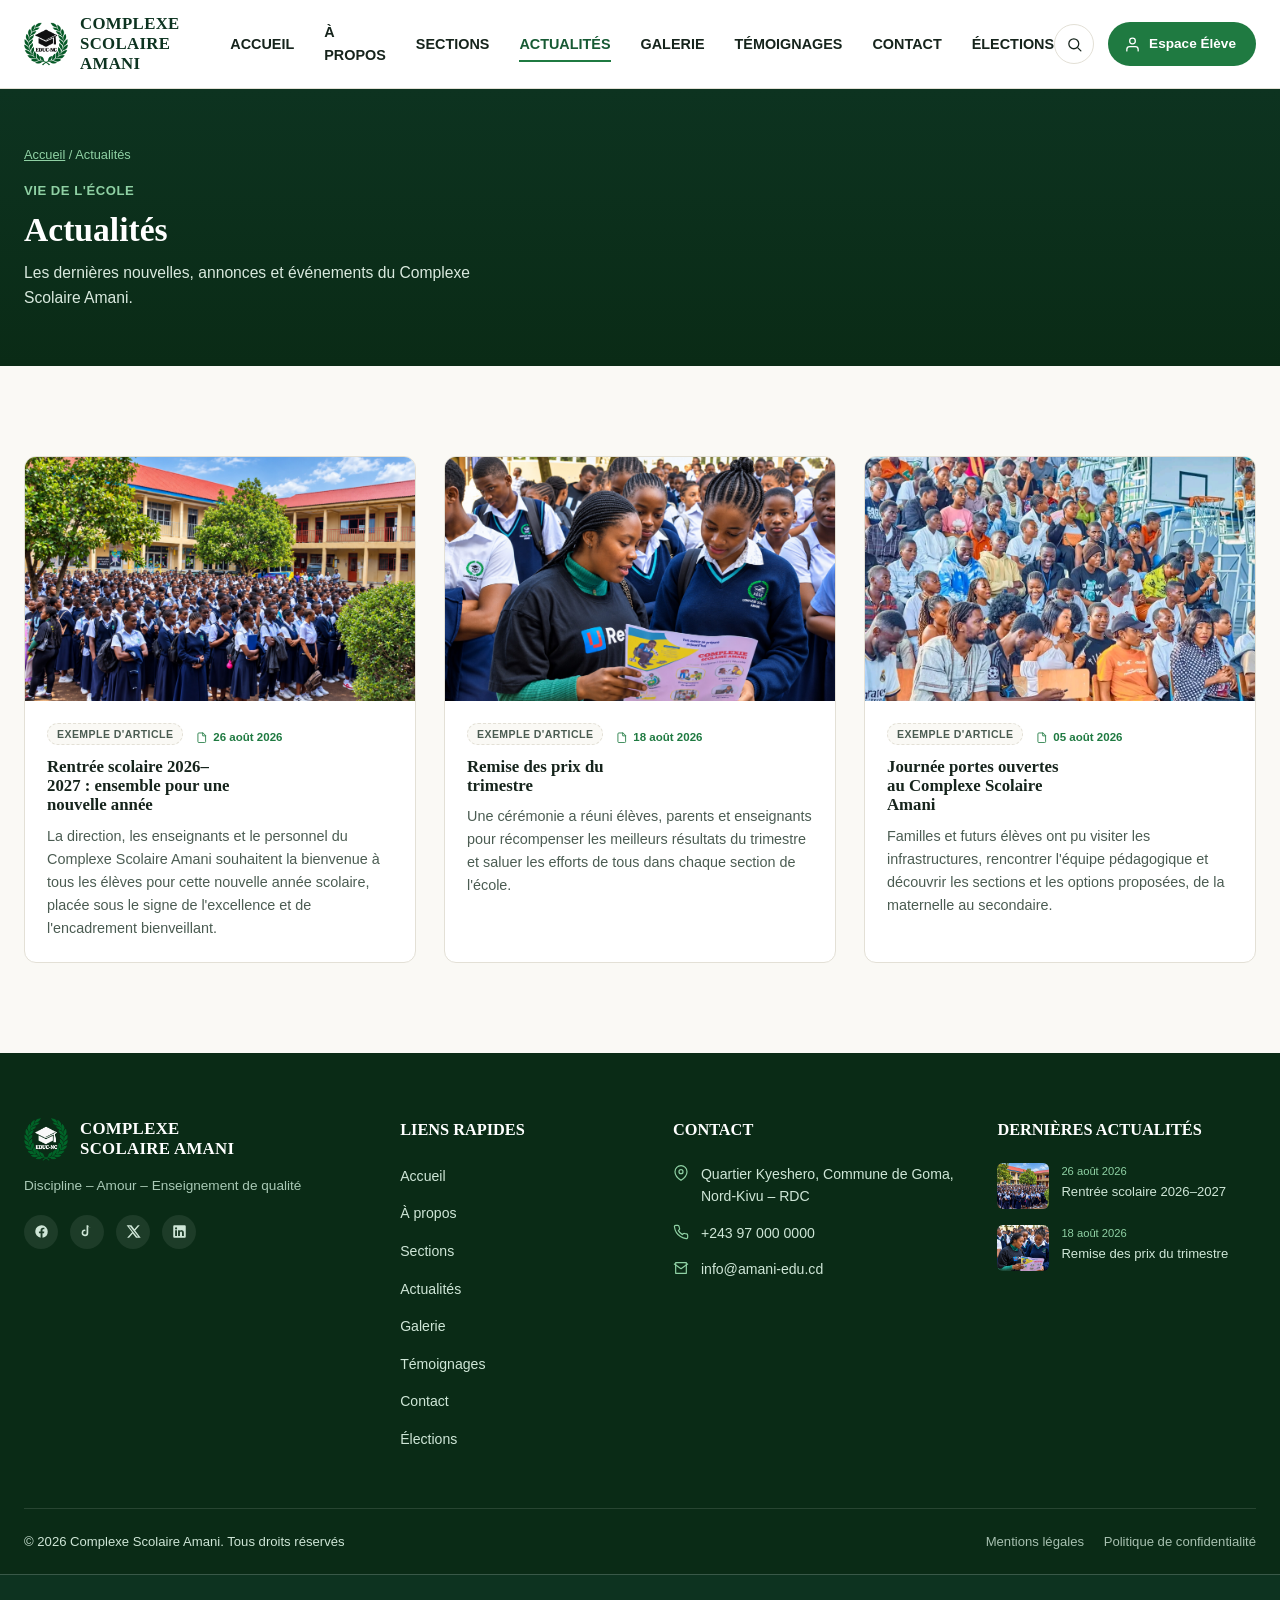
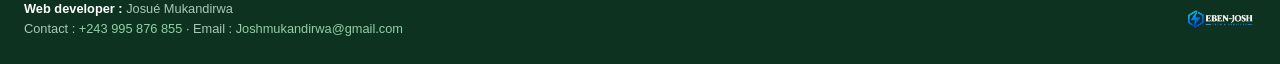
<file: actualites.html>
<!DOCTYPE html>
<html lang="fr">

<head>
  <meta charset="UTF-8">
  <meta name="viewport" content="width=device-width, initial-scale=1.0">
  <title>Actualités — Complexe Scolaire Amani</title>
  <meta name="description" content="Actualités et annonces du Complexe Scolaire Amani, quartier Kyeshero, Goma, Nord-Kivu (RDC). Discipline, Amour, Enseignement de qualité.">
  <meta name="theme-color" content="#0a2b16">
  <link rel="icon" type="image/png" href="assets/logo-ecole1.png">
  <link rel="stylesheet" href="css/common.css">
  <link rel="stylesheet" href="css/actualites.css">
</head>

<body>

  <!-- ===== SPRITE D'ICÔNES (aucune image externe, aucun emoji) ===== -->
  <svg width="0" height="0" style="position:absolute" aria-hidden="true">
    <defs>
      <symbol id="icon-phone" viewBox="0 0 24 24">
        <path
          d="M22 16.92v3a2 2 0 0 1-2.18 2 19.79 19.79 0 0 1-8.63-3.07 19.5 19.5 0 0 1-6-6 19.79 19.79 0 0 1-3.07-8.67A2 2 0 0 1 4.11 2h3a2 2 0 0 1 2 1.72c.13.96.36 1.9.7 2.81a2 2 0 0 1-.45 2.11L8.09 9.91a16 16 0 0 0 6 6l1.27-1.27a2 2 0 0 1 2.11-.45c.91.34 1.85.57 2.81.7A2 2 0 0 1 22 16.92z" />
      </symbol>
      <symbol id="icon-mail" viewBox="0 0 24 24">
        <path d="M4 4h16v16H4z" />
        <path d="m22 6-10 7L2 6" />
      </symbol>
      <symbol id="icon-pin" viewBox="0 0 24 24">
        <path d="M21 10c0 7-9 13-9 13s-9-6-9-13a9 9 0 0 1 18 0z" />
        <circle cx="12" cy="10" r="3" />
      </symbol>
      <symbol id="icon-facebook" viewBox="0 0 24 24" stroke="none">
        <path
          d="M22 12a10 10 0 1 0-11.5 9.9v-7H7.9V12h2.6V9.8c0-2.6 1.5-4 3.9-4 1.1 0 2.2.2 2.2.2v2.5h-1.3c-1.3 0-1.7.8-1.7 1.6V12h2.9l-.5 2.9h-2.4v7A10 10 0 0 0 22 12z" />
      </symbol>
      <symbol id="icon-youtube" viewBox="0 0 24 24" stroke="none">
        <path
          d="M23.5 6.2a3 3 0 0 0-2.1-2.1C19.4 3.5 12 3.5 12 3.5s-7.4 0-9.4.6A3 3 0 0 0 .5 6.2 31 31 0 0 0 0 12a31 31 0 0 0 .5 5.8 3 3 0 0 0 2.1 2.1c2 .6 9.4.6 9.4.6s7.4 0 9.4-.6a3 3 0 0 0 2.1-2.1A31 31 0 0 0 24 12a31 31 0 0 0-.5-5.8zM9.6 15.6V8.4l6.3 3.6z" />
      </symbol>
      <symbol id="icon-x" viewBox="0 0 24 24" stroke="none">
        <path d="M18.9 2H22l-7.4 8.4L23.5 22H16l-5.2-6.8L4.9 22H1.8l7.9-9L1 2h7.7l4.7 6.2zm-1.2 18h1.7L6.4 3.9H4.6z" />
      </symbol>
      <symbol id="icon-linkedin" viewBox="0 0 24 24" stroke="none">
        <path
          d="M20.5 2h-17A1.5 1.5 0 0 0 2 3.5v17A1.5 1.5 0 0 0 3.5 22h17a1.5 1.5 0 0 0 1.5-1.5v-17A1.5 1.5 0 0 0 20.5 2zM8 19H5v-9h3zM6.5 8.7A1.7 1.7 0 1 1 6.5 5.3a1.7 1.7 0 0 1 0 3.4zM19 19h-3v-4.6c0-1.1 0-2.5-1.5-2.5s-1.8 1.2-1.8 2.4V19h-3v-9h2.9v1.3a3.1 3.1 0 0 1 2.8-1.5c3 0 3.6 2 3.6 4.5z" />
      </symbol>
      <symbol id="icon-tiktok" viewBox="0 0 24 24" stroke="none">
        <path
          d="M16.6 5.8a4.8 4.8 0 0 1-3.4-1.4v9.9a5.3 5.3 0 1 1-4.6-5.3v2.6a2.7 2.7 0 1 0 1.9 2.6V2h2.6a4.8 4.8 0 0 0 3.5 4.4z" />
      </symbol>
      <symbol id="icon-cap" viewBox="0 0 24 24">
        <path d="M22 10 12 5 2 10l10 5 10-5z" />
        <path d="M6 12v5c0 1.5 3 3 6 3s6-1.5 6-3v-5" />
      </symbol>
      <symbol id="icon-heart-hands" viewBox="0 0 24 24">
        <path d="M17 21v-2a4 4 0 0 0-4-4H6a4 4 0 0 0-4 4v2" />
        <circle cx="9" cy="7" r="4" />
        <path d="M23 21v-2a4 4 0 0 0-3-3.87" />
        <path d="M16 3.13a4 4 0 0 1 0 7.75" />
      </symbol>
      <symbol id="icon-building" viewBox="0 0 24 24">
        <path d="M3 21h18" />
        <path d="M5 21V7l7-4 7 4v14" />
        <path d="M9 9h1M14 9h1M9 13h1M14 13h1M9 17h1M14 17h1" />
      </symbol>
      <symbol id="icon-check-circle" viewBox="0 0 24 24">
        <path d="m9 12 2 2 4-4" />
        <circle cx="12" cy="12" r="10" />
      </symbol>
      <symbol id="icon-play" viewBox="0 0 24 24" stroke="none">
        <circle cx="12" cy="12" r="10" fill="none" stroke="currentColor" stroke-width="1.8" />
        <path d="M10 8.5v7l6-3.5z" />
      </symbol>
      <symbol id="icon-arrow-right" viewBox="0 0 24 24">
        <path d="M5 12h14M13 6l6 6-6 6" />
      </symbol>
      <symbol id="icon-clock" viewBox="0 0 24 24">
        <circle cx="12" cy="12" r="9" />
        <path d="M12 8v4l3 3" />
      </symbol>
      <symbol id="icon-users" viewBox="0 0 24 24">
        <path d="M17 21v-2a4 4 0 0 0-4-4H6a4 4 0 0 0-4 4v2" />
        <circle cx="9" cy="7" r="4" />
        <path d="M23 21v-2a4 4 0 0 0-3-3.87" />
        <path d="M16 3.13a4 4 0 0 1 0 7.75" />
      </symbol>
      <symbol id="icon-book-open" viewBox="0 0 24 24">
        <path d="M4 19.5A2.5 2.5 0 0 1 6.5 17H20" />
        <path d="M6.5 2H20v20H6.5A2.5 2.5 0 0 1 4 19.5v-15A2.5 2.5 0 0 1 6.5 2z" />
      </symbol>
      <symbol id="icon-bolt" viewBox="0 0 24 24">
        <path d="M13 2 3 14h7l-1 8 11-14h-8l1-6z" />
      </symbol>
      <symbol id="icon-gear" viewBox="0 0 24 24">
        <circle cx="12" cy="12" r="3" />
        <path
          d="M19.4 15a1.65 1.65 0 0 0 .33 1.82l.06.06a2 2 0 1 1-2.83 2.83l-.06-.06a1.65 1.65 0 0 0-1.82-.33 1.65 1.65 0 0 0-1 1.51V21a2 2 0 0 1-4 0v-.09A1.65 1.65 0 0 0 9 19.4a1.65 1.65 0 0 0-1.82.33l-.06.06a2 2 0 1 1-2.83-2.83l.06-.06A1.65 1.65 0 0 0 4.6 15a1.65 1.65 0 0 0-1.51-1H3a2 2 0 0 1 0-4h.09A1.65 1.65 0 0 0 4.6 9a1.65 1.65 0 0 0-.33-1.82l-.06-.06a2 2 0 1 1 2.83-2.83l.06.06A1.65 1.65 0 0 0 9 4.6a1.65 1.65 0 0 0 1-1.51V3a2 2 0 0 1 4 0v.09a1.65 1.65 0 0 0 1 1.51 1.65 1.65 0 0 0 1.82-.33l.06-.06a2 2 0 1 1 2.83 2.83l-.06.06A1.65 1.65 0 0 0 19.4 9a1.65 1.65 0 0 0 1.51 1H21a2 2 0 0 1 0 4h-.09a1.65 1.65 0 0 0-1.51 1z" />
      </symbol>
      <symbol id="icon-hammer" viewBox="0 0 24 24">
        <path d="M2 22h20" />
        <path d="M4 22V10l8-6 8 6v12" />
        <path d="M9 22v-6h6v6" />
      </symbol>
      <symbol id="icon-target" viewBox="0 0 24 24">
        <circle cx="12" cy="12" r="10" />
        <circle cx="12" cy="12" r="6" />
        <circle cx="12" cy="12" r="2" />
      </symbol>
      <symbol id="icon-shield" viewBox="0 0 24 24">
        <path d="M12 2 3 6v6c0 5 3.8 9.4 9 10 5.2-.6 9-5 9-10V6l-9-4z" />
      </symbol>
      <symbol id="icon-layers" viewBox="0 0 24 24">
        <path d="M12 2 2 7l10 5 10-5-10-5z" />
        <path d="M2 17l10 5 10-5M2 12l10 5 10-5" />
      </symbol>
      <symbol id="icon-search" viewBox="0 0 24 24">
        <circle cx="11" cy="11" r="7" />
        <path d="m21 21-4.3-4.3" />
      </symbol>
      <symbol id="icon-user" viewBox="0 0 24 24">
        <path d="M20 21v-2a4 4 0 0 0-4-4H8a4 4 0 0 0-4 4v2" />
        <circle cx="12" cy="7" r="4" />
      </symbol>
      <symbol id="icon-lock" viewBox="0 0 24 24">
        <rect x="3" y="11" width="18" height="11" rx="2" />
        <path d="M7 11V7a5 5 0 0 1 10 0v4" />
      </symbol>
      <symbol id="icon-eye" viewBox="0 0 24 24">
        <path d="M1 12s4-8 11-8 11 8 11 8-4 8-11 8-11-8-11-8z" />
        <circle cx="12" cy="12" r="3" />
      </symbol>
      <symbol id="icon-image" viewBox="0 0 24 24">
        <rect x="3" y="3" width="18" height="18" rx="2" />
        <circle cx="8.5" cy="8.5" r="1.5" />
        <path d="m21 15-5-5L5 21" />
      </symbol>
      <symbol id="icon-quote" viewBox="0 0 24 24" stroke="none">
        <path
          d="M9.6 5C6 6.3 3.6 9.6 3.6 13.3c0 3 1.9 5.3 4.4 5.3 2 0 3.5-1.5 3.5-3.5 0-1.8-1.2-3.2-3-3.4.4-2 2.1-3.6 4-4.3zm10.8 0c-3.6 1.3-6 4.6-6 8.3 0 3 1.9 5.3 4.4 5.3 2 0 3.5-1.5 3.5-3.5 0-1.8-1.2-3.2-3-3.4.4-2 2.1-3.6 4-4.3z" />
      </symbol>
      <symbol id="icon-chevron-left" viewBox="0 0 24 24">
        <path d="M15 18 9 12l6-6" />
      </symbol>
      <symbol id="icon-chevron-right" viewBox="0 0 24 24">
        <path d="M9 18l6-6-6-6" />
      </symbol>
      <symbol id="icon-results" viewBox="0 0 24 24">
        <path d="M9 11l3 3L22 4" />
        <path d="M21 12v7a2 2 0 0 1-2 2H5a2 2 0 0 1-2-2V5a2 2 0 0 1 2-2h11" />
      </symbol>
      <symbol id="icon-doc" viewBox="0 0 24 24">
        <path d="M14 2H6a2 2 0 0 0-2 2v16a2 2 0 0 0 2 2h12a2 2 0 0 0 2-2V8z" />
        <path d="M14 2v6h6" />
      </symbol>
      <symbol id="icon-leaf" viewBox="0 0 24 24">
        <path d="M11 20A7 7 0 0 1 9.8 6.1C15.5 5 17 4.5 19 2c1 2 2 4.2 2 8 0 5.5-4.8 10-10 10z" />
        <path d="M2 21c0-3 1.9-5.4 5.6-6.5C10 13.8 12 13 14 11" />
      </symbol>
      <symbol id="icon-briefcase" viewBox="0 0 24 24">
        <rect x="2" y="7" width="20" height="14" rx="2" />
        <path d="M16 7V5a2 2 0 0 0-2-2h-4a2 2 0 0 0-2 2v2" />
        <path d="M2 13h20" />
      </symbol>
      <symbol id="icon-timetable" viewBox="0 0 24 24">
        <rect x="3" y="4" width="18" height="18" rx="2" />
        <path d="M16 2v4M8 2v4M3 10h18" />
      </symbol>
    </defs>
  </svg>

  <!-- ===== HEADER ===== -->
  <header class="site">
    <div class="nav-wrap">
      <a class="brand" href="index.html">
        <img src="assets/logo-ecole.png" alt="Complexe Scolaire Amani">
        <div class="brand-text">
          <div class="name">COMPLEXE SCOLAIRE AMANI</div>
        </div>
      </a>
      <nav class="main-nav">
        <a href="index.html#accueil">ACCUEIL</a>
        <a href="apropos.html">À PROPOS</a>
        <a href="sections.html">SECTIONS</a>
        <a href="actualites.html" class="active">ACTUALITÉS</a>
        <a href="galerie.html">GALERIE</a>
        <a href="temoignages.html">TÉMOIGNAGES</a>
        <a href="contact.html">CONTACT</a>
        <a href="vote/vote.html">ÉLECTIONS</a>
      </nav>
      <div class="nav-cta">
        <button class="icon-btn" id="searchToggle" aria-label="Rechercher" title="Rechercher">
          <svg class="icon">
            <use href="#icon-search" />
          </svg>
        </button>
        <a class="btn-espace" href="espace.html">
          <svg class="icon">
            <use href="#icon-user" />
          </svg>
          <span>Espace Élève</span>
        </a>
        <button class="menu-toggle" aria-label="Menu" aria-expanded="false"><span></span><span></span><span></span></button>
      </div>
    </div>
    <div class="search-panel" id="searchPanel">
      <div class="wrap">
        <svg class="icon">
          <use href="#icon-search" />
        </svg>
        <input type="text" placeholder="Rechercher sur le site… puis Entrée" aria-label="Rechercher">
        <button id="searchClose" aria-label="Fermer">&times;</button>
      </div>
      <p class="wrap search-msg" id="searchMsg"></p>
    </div>
  </header>

  <!-- ===== BANDEAU DE TITRE ===== -->
  <section class="page-hero">
    <div class="wrap">
      <p class="breadcrumb"><a href="index.html">Accueil</a> / Actualités</p>
      <div class="eyebrow">VIE DE L'ÉCOLE</div>
      <h1>Actualités</h1>
      <p>Les dernières nouvelles, annonces et événements du Complexe Scolaire Amani.</p>
    </div>
  </section>

  <!-- ===== ACTUALITÉS ===== -->
  <section class="news">
    <div class="wrap">
      <!-- Les 3 articles ci-dessous sont des EXEMPLES : remplace-les par les vraies actualités puis supprime les
           <span class="sample-badge"> et la classe is-sample. -->
      <div class="news-grid">
        <div class="news-card is-sample reveal">
          <img class="news-img" src="assets/photos/amani-group.jpeg" alt="Rentrée scolaire 2026–2027" loading="lazy">
          <div class="news-body">
            <span class="sample-badge">Exemple d'article</span>
            <div class="date"><svg class="icon">
                <use href="#icon-doc" />
              </svg> 26 août 2026</div>
            <h3>Rentrée scolaire 2026–2027&nbsp;: ensemble pour une nouvelle année</h3>
            <p>La direction, les enseignants et le personnel du Complexe Scolaire Amani souhaitent la bienvenue à tous
              les élèves pour cette nouvelle année scolaire, placée sous le signe de l'excellence et de l'encadrement
              bienveillant.</p>
          </div>
        </div>
        <div class="news-card is-sample reveal reveal-delay-1">
          <img class="news-img" src="assets/photos/amani-reading.jpeg" alt="Remise des prix du trimestre" loading="lazy">
          <div class="news-body">
            <span class="sample-badge">Exemple d'article</span>
            <div class="date"><svg class="icon">
                <use href="#icon-doc" />
              </svg> 18 août 2026</div>
            <h3>Remise des prix du trimestre</h3>
            <p>Une cérémonie a réuni élèves, parents et enseignants pour récompenser les meilleurs résultats du
              trimestre et saluer les efforts de tous dans chaque section de l'école.</p>
          </div>
        </div>
        <div class="news-card is-sample reveal reveal-delay-2">
          <img class="news-img" src="assets/photos/amani-crowd.jpg"
            alt="Journée portes ouvertes au Complexe Scolaire Amani" loading="lazy">
          <div class="news-body">
            <span class="sample-badge">Exemple d'article</span>
            <div class="date"><svg class="icon">
                <use href="#icon-doc" />
              </svg> 05 août 2026</div>
            <h3>Journée portes ouvertes au Complexe Scolaire Amani</h3>
            <p>Familles et futurs élèves ont pu visiter les infrastructures, rencontrer l'équipe pédagogique et
              découvrir les sections et les options proposées, de la maternelle au secondaire.</p>
          </div>
        </div>
      </div>
    </div>
  </section>

  <!-- ===== FOOTER ===== -->
  <footer class="site">
      <div class="wrap">
        <div class="footer-grid">
          <div class="reveal footer-brand">
            <a class="brand" href="index.html">
              <img src="assets/logo-ecole1.png" alt="Complexe Scolaire Amani">
              <div class="brand-text">
                <div class="name">COMPLEXE SCOLAIRE AMANI</div>
              </div>
            </a>
            <p class="footer-tagline">Discipline – Amour – Enseignement de qualité</p>
            <div class="foot-social">
              <a href="#" class="ext-link" aria-label="Facebook"><svg class="icon">
                  <use href="#icon-facebook" />
                </svg></a>
              <a href="#" class="ext-link" aria-label="TikTok"><svg class="icon">
                  <use href="#icon-tiktok" />
                </svg></a>
              <a href="#" class="ext-link" aria-label="X"><svg class="icon">
                  <use href="#icon-x" />
                </svg></a>
              <a href="#" class="ext-link" aria-label="LinkedIn"><svg class="icon">
                  <use href="#icon-linkedin" />
                </svg></a>
            </div>
          </div>

          <div class="reveal reveal-delay-1">
            <h5>LIENS RAPIDES</h5>
            <ul class="foot-links">
              <li><a href="index.html">Accueil</a></li>
              <li><a href="apropos.html">À propos</a></li>
              <li><a href="sections.html">Sections</a></li>
              <li><a href="actualites.html" class="active">Actualités</a></li>
              <li><a href="galerie.html">Galerie</a></li>
              <li><a href="temoignages.html">Témoignages</a></li>
              <li><a href="contact.html">Contact</a></li>
              <li><a href="vote/vote.html">Élections</a></li>
            </ul>
          </div>

          <div class="reveal reveal-delay-2">
            <h5>CONTACT</h5>
            <ul class="foot-contact">
              <li><svg class="icon">
                  <use href="#icon-pin" />
                </svg> Quartier Kyeshero, Commune de Goma, Nord-Kivu – RDC</li>
              <li><svg class="icon">
                  <use href="#icon-phone" />
                </svg> +243 97 000 0000</li>
              <li><svg class="icon">
                  <use href="#icon-mail" />
                </svg> info@amani-edu.cd</li>
            </ul>
          </div>

          <div class="reveal reveal-delay-3">
            <h5>DERNIÈRES ACTUALITÉS</h5>
            <div class="news-item">
              <img src="assets/photos/amani-group.jpeg" alt="">
              <div>
                <div class="date">26 août 2026</div>
                <p>Rentrée scolaire 2026–2027</p>
              </div>
            </div>
            <div class="news-item">
              <img src="assets/photos/amani-reading.jpeg" alt="">
              <div>
                <div class="date">18 août 2026</div>
                <p>Remise des prix du trimestre</p>
              </div>
            </div>
          </div>
        </div>

        <div class="footer-bottom">
          <span>&copy; 2026 Complexe Scolaire Amani. Tous droits réservés</span>
          <span class="legal">
            <a href="mentions-legales.html">Mentions légales</a>
            <a href="confidentialite.html">Politique de confidentialité</a>
          </span>
        </div>
      </div>

      <div class="credit-bar">
        <div class="wrap">
          <div class="credit-text">
            <strong>Web developer :</strong> Josué Mukandirwa<br>
            Contact : <a href="tel:+243995876855">+243 995 876 855</a> ·
            Email : <a href="mailto:Joshmukandirwa@gmail.com">Joshmukandirwa@gmail.com</a>
          </div>
          <a class="credit-logo ext-link" href="#" aria-label="EbenJosh Tech & Services">
            <img src="assets/ebenjosh-logo.png" alt="EbenJosh Tech & Services">
          </a>
        </div>
      </div>
    </footer>

  <script src="js/common.js"></script>
</body>

</html>
</file>
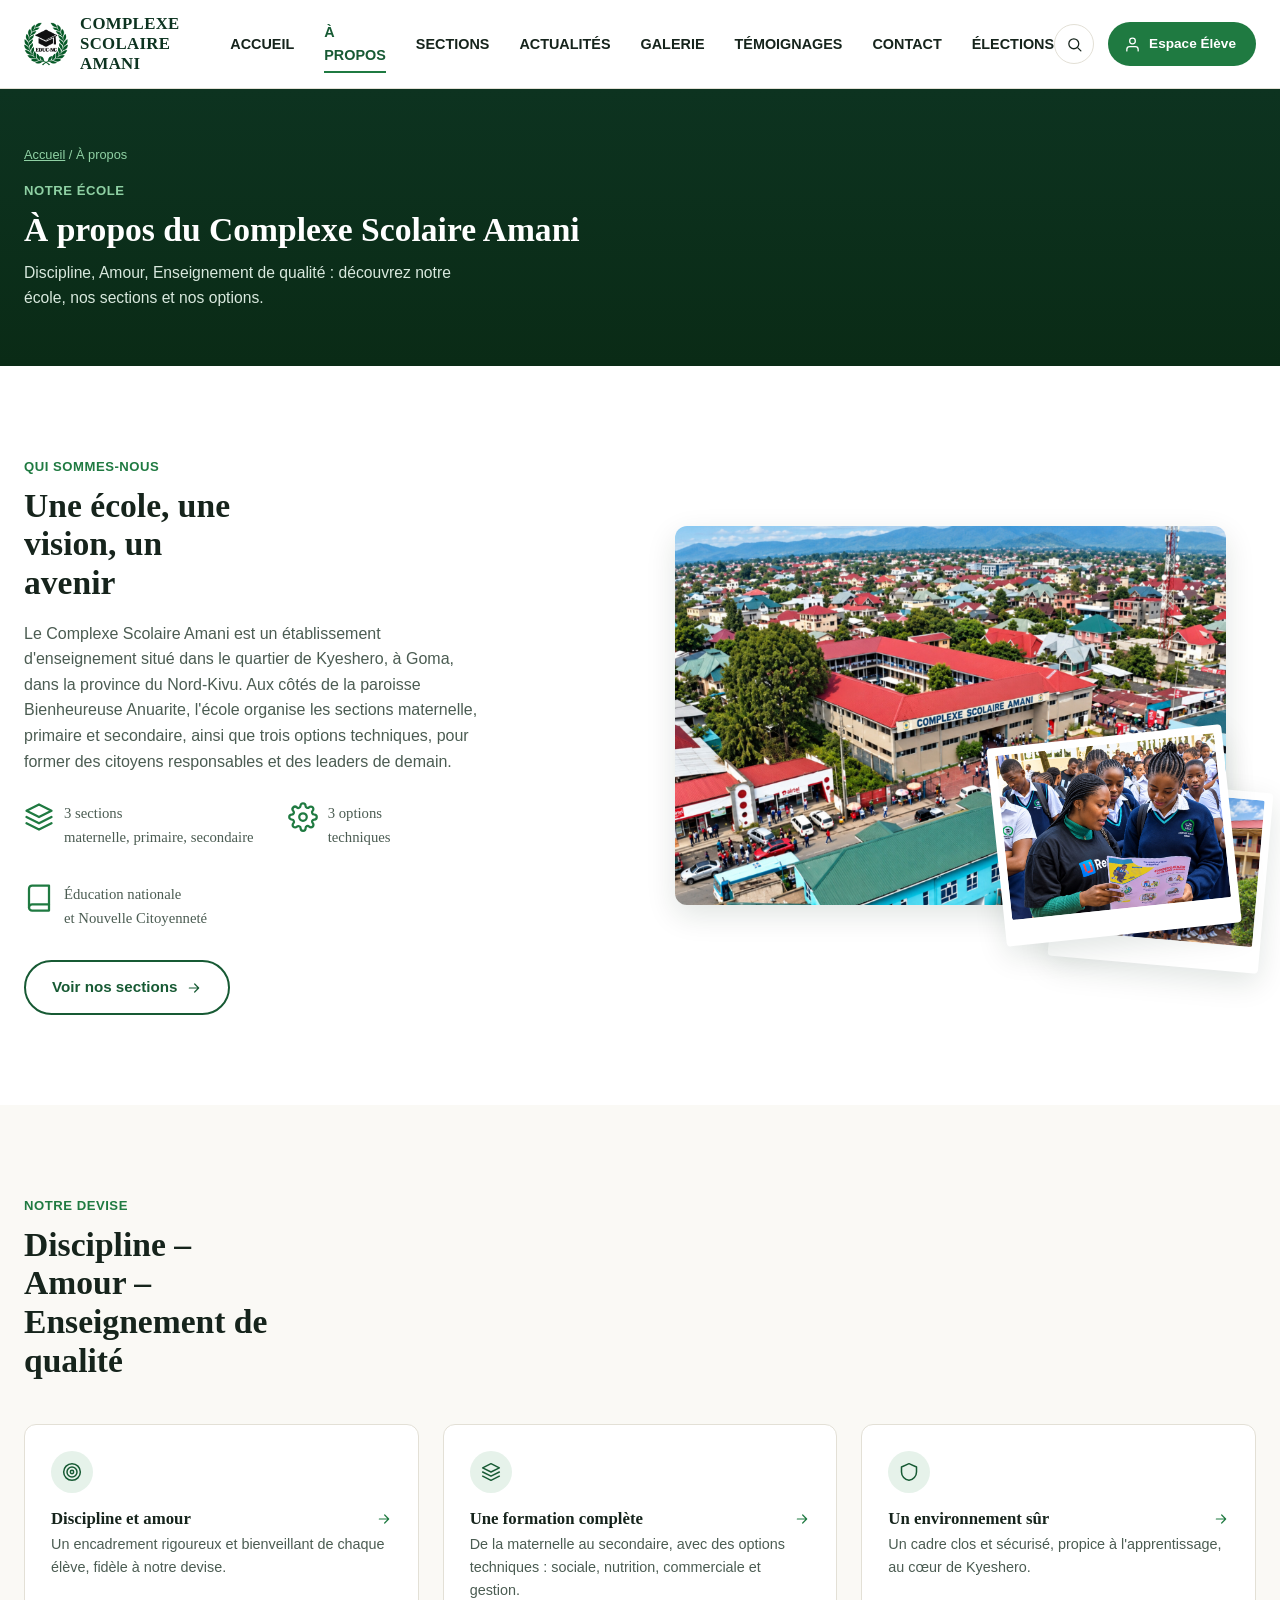
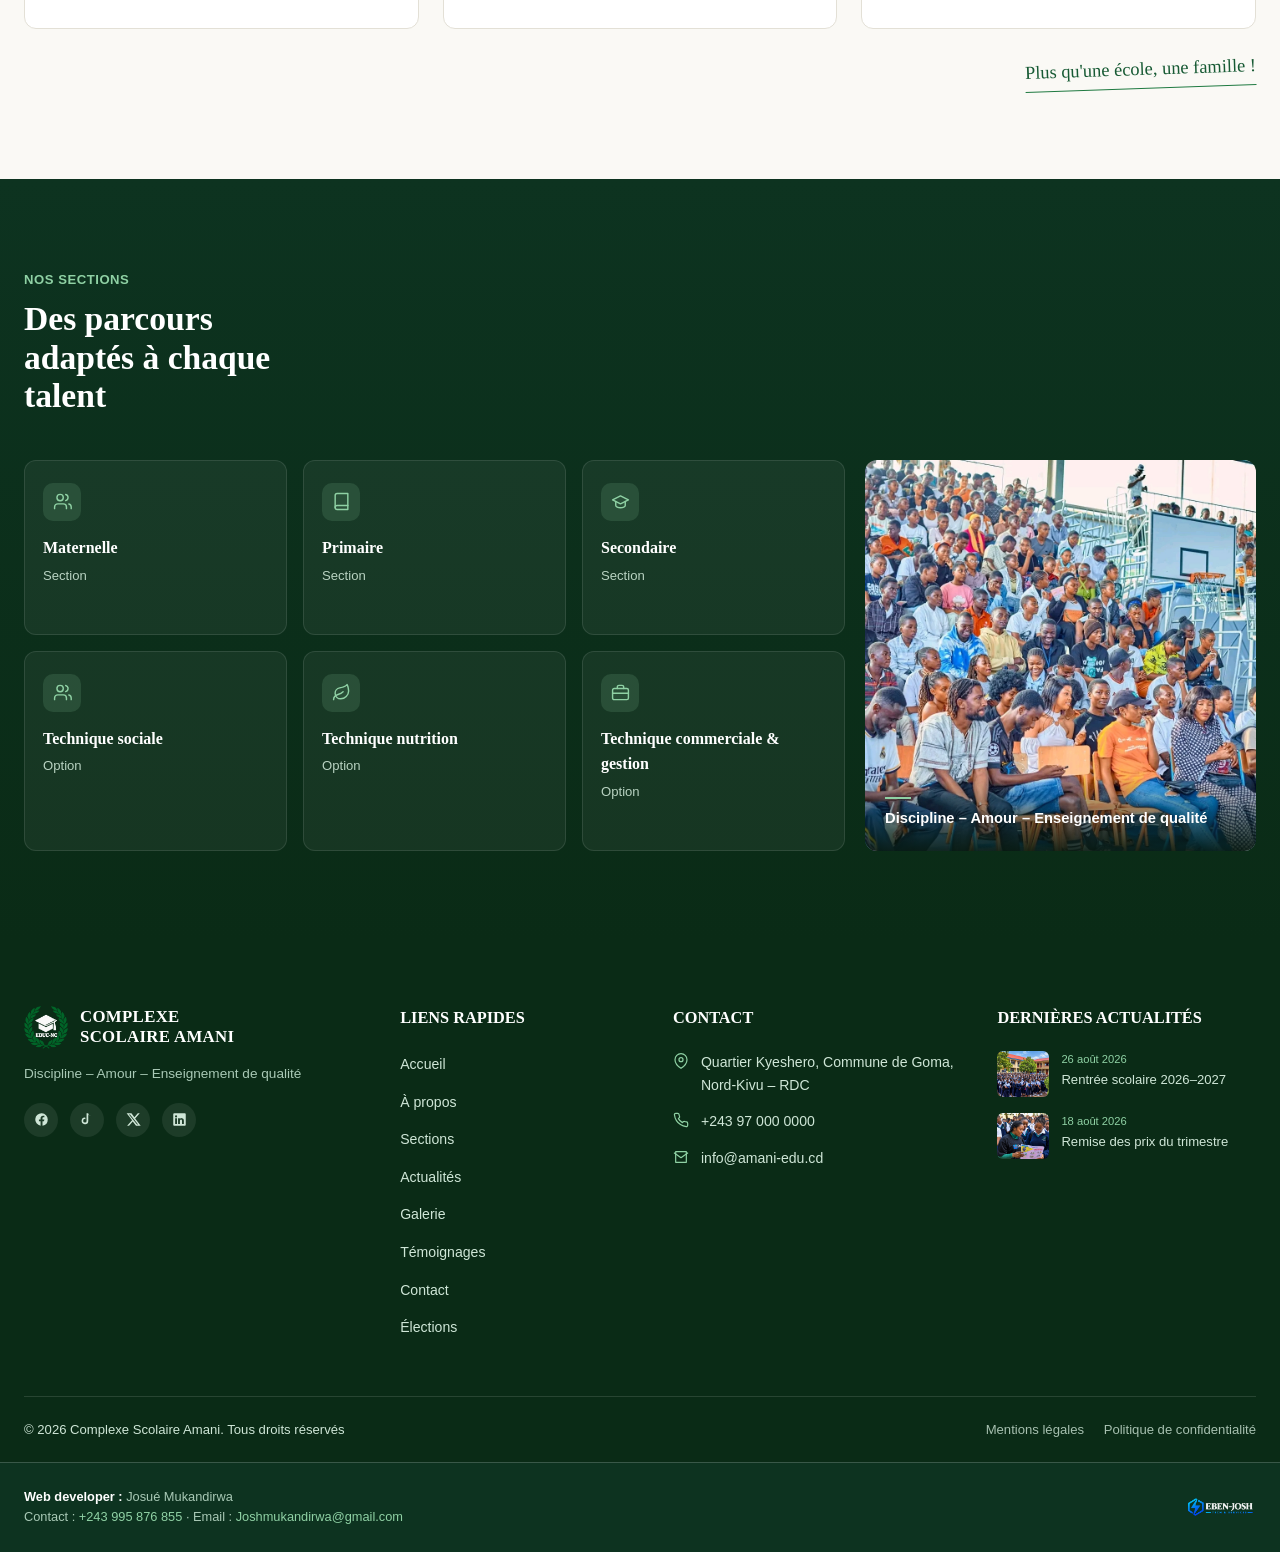
<file: apropos.html>
<!DOCTYPE html>
<html lang="fr">

<head>
  <meta charset="UTF-8">
  <meta name="viewport" content="width=device-width, initial-scale=1.0">
  <title>À propos — Complexe Scolaire Amani</title>
  <meta name="description" content="À propos du Complexe Scolaire Amani, Nord-Kivu (RDC) : sections maternelle, primaire et secondaire, options technique sociale, technique nutrition et technique commerciale et gestion. Discipline, Amour, Enseignement de qualité.">
  <meta name="theme-color" content="#0a2b16">
  <link rel="icon" type="image/png" href="assets/logo-ecole1.png">
  <link rel="stylesheet" href="css/common.css">
  <link rel="stylesheet" href="css/index.css">
</head>

<body>

  <!-- ===== SPRITE D'ICÔNES (aucune image externe, aucun emoji) ===== -->
  <svg width="0" height="0" style="position:absolute" aria-hidden="true">
    <defs>
      <symbol id="icon-phone" viewBox="0 0 24 24">
        <path
          d="M22 16.92v3a2 2 0 0 1-2.18 2 19.79 19.79 0 0 1-8.63-3.07 19.5 19.5 0 0 1-6-6 19.79 19.79 0 0 1-3.07-8.67A2 2 0 0 1 4.11 2h3a2 2 0 0 1 2 1.72c.13.96.36 1.9.7 2.81a2 2 0 0 1-.45 2.11L8.09 9.91a16 16 0 0 0 6 6l1.27-1.27a2 2 0 0 1 2.11-.45c.91.34 1.85.57 2.81.7A2 2 0 0 1 22 16.92z" />
      </symbol>
      <symbol id="icon-mail" viewBox="0 0 24 24">
        <path d="M4 4h16v16H4z" />
        <path d="m22 6-10 7L2 6" />
      </symbol>
      <symbol id="icon-pin" viewBox="0 0 24 24">
        <path d="M21 10c0 7-9 13-9 13s-9-6-9-13a9 9 0 0 1 18 0z" />
        <circle cx="12" cy="10" r="3" />
      </symbol>
      <symbol id="icon-facebook" viewBox="0 0 24 24" stroke="none">
        <path
          d="M22 12a10 10 0 1 0-11.5 9.9v-7H7.9V12h2.6V9.8c0-2.6 1.5-4 3.9-4 1.1 0 2.2.2 2.2.2v2.5h-1.3c-1.3 0-1.7.8-1.7 1.6V12h2.9l-.5 2.9h-2.4v7A10 10 0 0 0 22 12z" />
      </symbol>
      <symbol id="icon-youtube" viewBox="0 0 24 24" stroke="none">
        <path
          d="M23.5 6.2a3 3 0 0 0-2.1-2.1C19.4 3.5 12 3.5 12 3.5s-7.4 0-9.4.6A3 3 0 0 0 .5 6.2 31 31 0 0 0 0 12a31 31 0 0 0 .5 5.8 3 3 0 0 0 2.1 2.1c2 .6 9.4.6 9.4.6s7.4 0 9.4-.6a3 3 0 0 0 2.1-2.1A31 31 0 0 0 24 12a31 31 0 0 0-.5-5.8zM9.6 15.6V8.4l6.3 3.6z" />
      </symbol>
      <symbol id="icon-x" viewBox="0 0 24 24" stroke="none">
        <path d="M18.9 2H22l-7.4 8.4L23.5 22H16l-5.2-6.8L4.9 22H1.8l7.9-9L1 2h7.7l4.7 6.2zm-1.2 18h1.7L6.4 3.9H4.6z" />
      </symbol>
      <symbol id="icon-linkedin" viewBox="0 0 24 24" stroke="none">
        <path
          d="M20.5 2h-17A1.5 1.5 0 0 0 2 3.5v17A1.5 1.5 0 0 0 3.5 22h17a1.5 1.5 0 0 0 1.5-1.5v-17A1.5 1.5 0 0 0 20.5 2zM8 19H5v-9h3zM6.5 8.7A1.7 1.7 0 1 1 6.5 5.3a1.7 1.7 0 0 1 0 3.4zM19 19h-3v-4.6c0-1.1 0-2.5-1.5-2.5s-1.8 1.2-1.8 2.4V19h-3v-9h2.9v1.3a3.1 3.1 0 0 1 2.8-1.5c3 0 3.6 2 3.6 4.5z" />
      </symbol>
      <symbol id="icon-tiktok" viewBox="0 0 24 24" stroke="none">
        <path
          d="M16.6 5.8a4.8 4.8 0 0 1-3.4-1.4v9.9a5.3 5.3 0 1 1-4.6-5.3v2.6a2.7 2.7 0 1 0 1.9 2.6V2h2.6a4.8 4.8 0 0 0 3.5 4.4z" />
      </symbol>
      <symbol id="icon-cap" viewBox="0 0 24 24">
        <path d="M22 10 12 5 2 10l10 5 10-5z" />
        <path d="M6 12v5c0 1.5 3 3 6 3s6-1.5 6-3v-5" />
      </symbol>
      <symbol id="icon-heart-hands" viewBox="0 0 24 24">
        <path d="M17 21v-2a4 4 0 0 0-4-4H6a4 4 0 0 0-4 4v2" />
        <circle cx="9" cy="7" r="4" />
        <path d="M23 21v-2a4 4 0 0 0-3-3.87" />
        <path d="M16 3.13a4 4 0 0 1 0 7.75" />
      </symbol>
      <symbol id="icon-building" viewBox="0 0 24 24">
        <path d="M3 21h18" />
        <path d="M5 21V7l7-4 7 4v14" />
        <path d="M9 9h1M14 9h1M9 13h1M14 13h1M9 17h1M14 17h1" />
      </symbol>
      <symbol id="icon-check-circle" viewBox="0 0 24 24">
        <path d="m9 12 2 2 4-4" />
        <circle cx="12" cy="12" r="10" />
      </symbol>
      <symbol id="icon-play" viewBox="0 0 24 24" stroke="none">
        <circle cx="12" cy="12" r="10" fill="none" stroke="currentColor" stroke-width="1.8" />
        <path d="M10 8.5v7l6-3.5z" />
      </symbol>
      <symbol id="icon-arrow-right" viewBox="0 0 24 24">
        <path d="M5 12h14M13 6l6 6-6 6" />
      </symbol>
      <symbol id="icon-clock" viewBox="0 0 24 24">
        <circle cx="12" cy="12" r="9" />
        <path d="M12 8v4l3 3" />
      </symbol>
      <symbol id="icon-users" viewBox="0 0 24 24">
        <path d="M17 21v-2a4 4 0 0 0-4-4H6a4 4 0 0 0-4 4v2" />
        <circle cx="9" cy="7" r="4" />
        <path d="M23 21v-2a4 4 0 0 0-3-3.87" />
        <path d="M16 3.13a4 4 0 0 1 0 7.75" />
      </symbol>
      <symbol id="icon-book-open" viewBox="0 0 24 24">
        <path d="M4 19.5A2.5 2.5 0 0 1 6.5 17H20" />
        <path d="M6.5 2H20v20H6.5A2.5 2.5 0 0 1 4 19.5v-15A2.5 2.5 0 0 1 6.5 2z" />
      </symbol>
      <symbol id="icon-bolt" viewBox="0 0 24 24">
        <path d="M13 2 3 14h7l-1 8 11-14h-8l1-6z" />
      </symbol>
      <symbol id="icon-gear" viewBox="0 0 24 24">
        <circle cx="12" cy="12" r="3" />
        <path
          d="M19.4 15a1.65 1.65 0 0 0 .33 1.82l.06.06a2 2 0 1 1-2.83 2.83l-.06-.06a1.65 1.65 0 0 0-1.82-.33 1.65 1.65 0 0 0-1 1.51V21a2 2 0 0 1-4 0v-.09A1.65 1.65 0 0 0 9 19.4a1.65 1.65 0 0 0-1.82.33l-.06.06a2 2 0 1 1-2.83-2.83l.06-.06A1.65 1.65 0 0 0 4.6 15a1.65 1.65 0 0 0-1.51-1H3a2 2 0 0 1 0-4h.09A1.65 1.65 0 0 0 4.6 9a1.65 1.65 0 0 0-.33-1.82l-.06-.06a2 2 0 1 1 2.83-2.83l.06.06A1.65 1.65 0 0 0 9 4.6a1.65 1.65 0 0 0 1-1.51V3a2 2 0 0 1 4 0v.09a1.65 1.65 0 0 0 1 1.51 1.65 1.65 0 0 0 1.82-.33l.06-.06a2 2 0 1 1 2.83 2.83l-.06.06A1.65 1.65 0 0 0 19.4 9a1.65 1.65 0 0 0 1.51 1H21a2 2 0 0 1 0 4h-.09a1.65 1.65 0 0 0-1.51 1z" />
      </symbol>
      <symbol id="icon-hammer" viewBox="0 0 24 24">
        <path d="M2 22h20" />
        <path d="M4 22V10l8-6 8 6v12" />
        <path d="M9 22v-6h6v6" />
      </symbol>
      <symbol id="icon-target" viewBox="0 0 24 24">
        <circle cx="12" cy="12" r="10" />
        <circle cx="12" cy="12" r="6" />
        <circle cx="12" cy="12" r="2" />
      </symbol>
      <symbol id="icon-shield" viewBox="0 0 24 24">
        <path d="M12 2 3 6v6c0 5 3.8 9.4 9 10 5.2-.6 9-5 9-10V6l-9-4z" />
      </symbol>
      <symbol id="icon-layers" viewBox="0 0 24 24">
        <path d="M12 2 2 7l10 5 10-5-10-5z" />
        <path d="M2 17l10 5 10-5M2 12l10 5 10-5" />
      </symbol>
      <symbol id="icon-search" viewBox="0 0 24 24">
        <circle cx="11" cy="11" r="7" />
        <path d="m21 21-4.3-4.3" />
      </symbol>
      <symbol id="icon-user" viewBox="0 0 24 24">
        <path d="M20 21v-2a4 4 0 0 0-4-4H8a4 4 0 0 0-4 4v2" />
        <circle cx="12" cy="7" r="4" />
      </symbol>
      <symbol id="icon-lock" viewBox="0 0 24 24">
        <rect x="3" y="11" width="18" height="11" rx="2" />
        <path d="M7 11V7a5 5 0 0 1 10 0v4" />
      </symbol>
      <symbol id="icon-eye" viewBox="0 0 24 24">
        <path d="M1 12s4-8 11-8 11 8 11 8-4 8-11 8-11-8-11-8z" />
        <circle cx="12" cy="12" r="3" />
      </symbol>
      <symbol id="icon-image" viewBox="0 0 24 24">
        <rect x="3" y="3" width="18" height="18" rx="2" />
        <circle cx="8.5" cy="8.5" r="1.5" />
        <path d="m21 15-5-5L5 21" />
      </symbol>
      <symbol id="icon-quote" viewBox="0 0 24 24" stroke="none">
        <path
          d="M9.6 5C6 6.3 3.6 9.6 3.6 13.3c0 3 1.9 5.3 4.4 5.3 2 0 3.5-1.5 3.5-3.5 0-1.8-1.2-3.2-3-3.4.4-2 2.1-3.6 4-4.3zm10.8 0c-3.6 1.3-6 4.6-6 8.3 0 3 1.9 5.3 4.4 5.3 2 0 3.5-1.5 3.5-3.5 0-1.8-1.2-3.2-3-3.4.4-2 2.1-3.6 4-4.3z" />
      </symbol>
      <symbol id="icon-chevron-left" viewBox="0 0 24 24">
        <path d="M15 18 9 12l6-6" />
      </symbol>
      <symbol id="icon-chevron-right" viewBox="0 0 24 24">
        <path d="M9 18l6-6-6-6" />
      </symbol>
      <symbol id="icon-results" viewBox="0 0 24 24">
        <path d="M9 11l3 3L22 4" />
        <path d="M21 12v7a2 2 0 0 1-2 2H5a2 2 0 0 1-2-2V5a2 2 0 0 1 2-2h11" />
      </symbol>
      <symbol id="icon-doc" viewBox="0 0 24 24">
        <path d="M14 2H6a2 2 0 0 0-2 2v16a2 2 0 0 0 2 2h12a2 2 0 0 0 2-2V8z" />
        <path d="M14 2v6h6" />
      </symbol>
      <symbol id="icon-leaf" viewBox="0 0 24 24">
        <path d="M11 20A7 7 0 0 1 9.8 6.1C15.5 5 17 4.5 19 2c1 2 2 4.2 2 8 0 5.5-4.8 10-10 10z" />
        <path d="M2 21c0-3 1.9-5.4 5.6-6.5C10 13.8 12 13 14 11" />
      </symbol>
      <symbol id="icon-briefcase" viewBox="0 0 24 24">
        <rect x="2" y="7" width="20" height="14" rx="2" />
        <path d="M16 7V5a2 2 0 0 0-2-2h-4a2 2 0 0 0-2 2v2" />
        <path d="M2 13h20" />
      </symbol>
      <symbol id="icon-timetable" viewBox="0 0 24 24">
        <rect x="3" y="4" width="18" height="18" rx="2" />
        <path d="M16 2v4M8 2v4M3 10h18" />
      </symbol>
    </defs>
  </svg>

  <!-- ===== HEADER (identique à l'index — modifs à faire dans le HTML de chaque page + css/common.css pour le style) ===== -->
  <header class="site">
    <div class="nav-wrap">
      <a class="brand" href="index.html">
        <img src="assets/logo-ecole.png" alt="Complexe Scolaire Amani">
        <div class="brand-text">
          <div class="name">COMPLEXE SCOLAIRE AMANI</div>
        </div>
      </a>
      <nav class="main-nav">
        <a href="index.html#accueil">ACCUEIL</a>
        <a href="apropos.html" class="active">À PROPOS</a>
        <a href="sections.html">SECTIONS</a>
        <a href="actualites.html">ACTUALITÉS</a>
        <a href="galerie.html">GALERIE</a>
        <a href="temoignages.html">TÉMOIGNAGES</a>
        <a href="contact.html">CONTACT</a>
        <a href="vote/vote.html">ÉLECTIONS</a>
      </nav>
      <div class="nav-cta">
        <button class="icon-btn" id="searchToggle" aria-label="Rechercher" title="Rechercher">
          <svg class="icon">
            <use href="#icon-search" />
          </svg>
        </button>
        <a class="btn-espace" href="espace.html">
          <svg class="icon">
            <use href="#icon-user" />
          </svg>
          <span>Espace Élève</span>
        </a>
        <button class="menu-toggle" aria-label="Menu" aria-expanded="false"><span></span><span></span><span></span></button>
      </div>
    </div>
    <div class="search-panel" id="searchPanel">
      <div class="wrap">
        <svg class="icon">
          <use href="#icon-search" />
        </svg>
        <input type="text" placeholder="Rechercher sur le site… puis Entrée" aria-label="Rechercher">
        <button id="searchClose" aria-label="Fermer">&times;</button>
      </div>
      <p class="wrap search-msg" id="searchMsg"></p>
    </div>
  </header>

  <!-- ===== BANDEAU DE TITRE ===== -->
  <section class="page-hero">
    <div class="wrap">
      <p class="breadcrumb"><a href="index.html">Accueil</a> / À propos</p>
      <div class="eyebrow">NOTRE ÉCOLE</div>
      <h1>À propos du Complexe Scolaire Amani</h1>
      <p>Discipline, Amour, Enseignement de qualité&nbsp;: découvrez notre école, nos sections et nos options.</p>
    </div>
  </section>

  <!-- ===== ABOUT ===== -->
  <section class="about">
    <div class="wrap">
      <div class="about-copy reveal">
        <div class="eyebrow">QUI SOMMES-NOUS</div>
        <h2>Une école, une vision, un avenir</h2>
        <p class="desc">Le Complexe Scolaire Amani est un établissement d'enseignement situé dans le quartier de
          Kyeshero, à Goma, dans la province du Nord-Kivu. Aux côtés de la paroisse Bienheureuse Anuarite, l'école
          organise les sections maternelle, primaire et secondaire, ainsi que trois options techniques, pour former
          des citoyens responsables et des leaders de demain.</p>
        <div class="about-stats">
          <div class="about-stat">
            <div class="ic"><svg class="icon">
                <use href="#icon-layers" />
              </svg></div><b>3 sections<br>maternelle, primaire, secondaire</b>
          </div>
          <div class="about-stat">
            <div class="ic"><svg class="icon">
                <use href="#icon-gear" />
              </svg></div><b>3 options<br>techniques</b>
          </div>
          <div class="about-stat">
            <div class="ic"><svg class="icon">
                <use href="#icon-book-open" />
              </svg></div><b>Éducation nationale<br>et Nouvelle Citoyenneté</b>
          </div>
        </div>
        <a class="btn btn-dark-outline" href="sections.html">Voir nos sections <svg class="icon">
            <use href="#icon-arrow-right" />
          </svg></a>
      </div>
      <div class="about-media reveal reveal-delay-2">
        <img class="main-img" src="assets/photos/amani-building.jpeg" alt="Bâtiment du Complexe Scolaire Amani">
        <div class="polaroid-stack">
          <div class="polaroid p2"><img src="assets/photos/amani-group.jpeg" alt="Groupe d'élèves"></div>
          <div class="polaroid p1"><img src="assets/photos/amani-reading.jpeg" alt="Élèves en classe"></div>
        </div>
      </div>
    </div>
  </section>

  <!-- ===== NOTRE DEVISE ET NOS VALEURS ===== -->
  <section class="why">
    <div class="wrap">
      <div class="why-head reveal">
        <div>
          <div class="eyebrow">NOTRE DEVISE</div>
          <h2>Discipline – Amour – Enseignement de qualité</h2>
        </div>
      </div>
      <div class="why-grid">
        <div class="why-card reveal">
          <div class="ic"><svg class="icon">
              <use href="#icon-target" />
            </svg></div>
          <h3>Discipline et amour <svg class="icon">
              <use href="#icon-arrow-right" />
            </svg></h3>
          <p>Un encadrement rigoureux et bienveillant de chaque élève, fidèle à notre devise.</p>
        </div>
        <div class="why-card reveal reveal-delay-1">
          <div class="ic"><svg class="icon">
              <use href="#icon-layers" />
            </svg></div>
          <h3>Une formation complète <svg class="icon">
              <use href="#icon-arrow-right" />
            </svg></h3>
          <p>De la maternelle au secondaire, avec des options techniques : sociale, nutrition, commerciale et gestion.</p>
        </div>
        <div class="why-card reveal reveal-delay-2">
          <div class="ic"><svg class="icon">
              <use href="#icon-shield" />
            </svg></div>
          <h3>Un environnement sûr <svg class="icon">
              <use href="#icon-arrow-right" />
            </svg></h3>
          <p>Un cadre clos et sécurisé, propice à l'apprentissage, au cœur de Kyeshero.</p>
        </div>
      </div>
      <div class="why-note reveal"><span>Plus qu'une école, une famille !</span></div>
    </div>
  </section>

  <!-- ===== SECTIONS / SERVICES ===== -->
    <section class="services" id="sections">
      <div class="wrap">
        <div class="services-head reveal">
          <div>
            <div class="eyebrow">NOS SECTIONS</div>
            <h2>Des parcours adaptés à chaque talent</h2>
          </div>
        </div>
        <div class="services-grid">
          <div class="service-cards">
            <div class="service-card reveal">
              <div class="ic"><svg class="icon">
                  <use href="#icon-heart-hands" />
                </svg></div>
              <h4>Maternelle</h4>
              <p>Section</p>
            </div>
            <div class="service-card reveal reveal-delay-1">
              <div class="ic"><svg class="icon">
                  <use href="#icon-book-open" />
                </svg></div>
              <h4>Primaire</h4>
              <p>Section</p>
            </div>
            <div class="service-card reveal reveal-delay-2">
              <div class="ic"><svg class="icon">
                  <use href="#icon-cap" />
                </svg></div>
              <h4>Secondaire</h4>
              <p>Section</p>
            </div>
            <div class="service-card reveal">
              <div class="ic"><svg class="icon">
                  <use href="#icon-users" />
                </svg></div>
              <h4>Technique sociale</h4>
              <p>Option</p>
            </div>
            <div class="service-card reveal reveal-delay-1">
              <div class="ic"><svg class="icon">
                  <use href="#icon-leaf" />
                </svg></div>
              <h4>Technique nutrition</h4>
              <p>Option</p>
            </div>
            <div class="service-card reveal reveal-delay-2">
              <div class="ic"><svg class="icon">
                  <use href="#icon-briefcase" />
                </svg></div>
              <h4>Technique commerciale &amp; gestion</h4>
              <p>Option</p>
            </div>
          </div>
          <div class="service-photo reveal reveal-delay-3">
            <img src="assets/photos/amani-crowd.jpg" alt="Élèves du Complexe Scolaire Amani">
            <div class="cap"><span></span>Discipline – Amour – Enseignement de qualité</div>
          </div>
        </div>
      </div>
    </section>

  <!-- ===== FOOTER ===== -->
  <footer class="site">
      <div class="wrap">
        <div class="footer-grid">
          <div class="reveal footer-brand">
            <a class="brand" href="index.html">
              <img src="assets/logo-ecole1.png" alt="Complexe Scolaire Amani">
              <div class="brand-text">
                <div class="name">COMPLEXE SCOLAIRE AMANI</div>
              </div>
            </a>
            <p class="footer-tagline">Discipline – Amour – Enseignement de qualité</p>
            <div class="foot-social">
              <a href="#" class="ext-link" aria-label="Facebook"><svg class="icon">
                  <use href="#icon-facebook" />
                </svg></a>
              <a href="#" class="ext-link" aria-label="TikTok"><svg class="icon">
                  <use href="#icon-tiktok" />
                </svg></a>
              <a href="#" class="ext-link" aria-label="X"><svg class="icon">
                  <use href="#icon-x" />
                </svg></a>
              <a href="#" class="ext-link" aria-label="LinkedIn"><svg class="icon">
                  <use href="#icon-linkedin" />
                </svg></a>
            </div>
          </div>

          <div class="reveal reveal-delay-1">
            <h5>LIENS RAPIDES</h5>
            <ul class="foot-links">
              <li><a href="index.html">Accueil</a></li>
              <li><a href="apropos.html" class="active">À propos</a></li>
              <li><a href="sections.html">Sections</a></li>
              <li><a href="actualites.html">Actualités</a></li>
              <li><a href="galerie.html">Galerie</a></li>
              <li><a href="temoignages.html">Témoignages</a></li>
              <li><a href="contact.html">Contact</a></li>
              <li><a href="vote/vote.html">Élections</a></li>
            </ul>
          </div>

          <div class="reveal reveal-delay-2">
            <h5>CONTACT</h5>
            <ul class="foot-contact">
              <li><svg class="icon">
                  <use href="#icon-pin" />
                </svg> Quartier Kyeshero, Commune de Goma, Nord-Kivu – RDC</li>
              <li><svg class="icon">
                  <use href="#icon-phone" />
                </svg> +243 97 000 0000</li>
              <li><svg class="icon">
                  <use href="#icon-mail" />
                </svg> info@amani-edu.cd</li>
            </ul>
          </div>

          <div class="reveal reveal-delay-3">
            <h5>DERNIÈRES ACTUALITÉS</h5>
            <div class="news-item">
              <img src="assets/photos/amani-group.jpeg" alt="">
              <div>
                <div class="date">26 août 2026</div>
                <p>Rentrée scolaire 2026–2027</p>
              </div>
            </div>
            <div class="news-item">
              <img src="assets/photos/amani-reading.jpeg" alt="">
              <div>
                <div class="date">18 août 2026</div>
                <p>Remise des prix du trimestre</p>
              </div>
            </div>
          </div>
        </div>

        <div class="footer-bottom">
          <span>&copy; 2026 Complexe Scolaire Amani. Tous droits réservés</span>
          <span class="legal">
            <a href="mentions-legales.html">Mentions légales</a>
            <a href="confidentialite.html">Politique de confidentialité</a>
          </span>
        </div>
      </div>

      <div class="credit-bar">
        <div class="wrap">
          <div class="credit-text">
            <strong>Web developer :</strong> Josué Mukandirwa<br>
            Contact : <a href="tel:+243995876855">+243 995 876 855</a> ·
            Email : <a href="mailto:Joshmukandirwa@gmail.com">Joshmukandirwa@gmail.com</a>
          </div>
          <a class="credit-logo ext-link" href="#" aria-label="EbenJosh Tech & Services">
            <img src="assets/ebenjosh-logo.png" alt="EbenJosh Tech & Services">
          </a>
        </div>
      </div>
    </footer>

  <script src="js/common.js"></script>
</body>

</html>
</file>
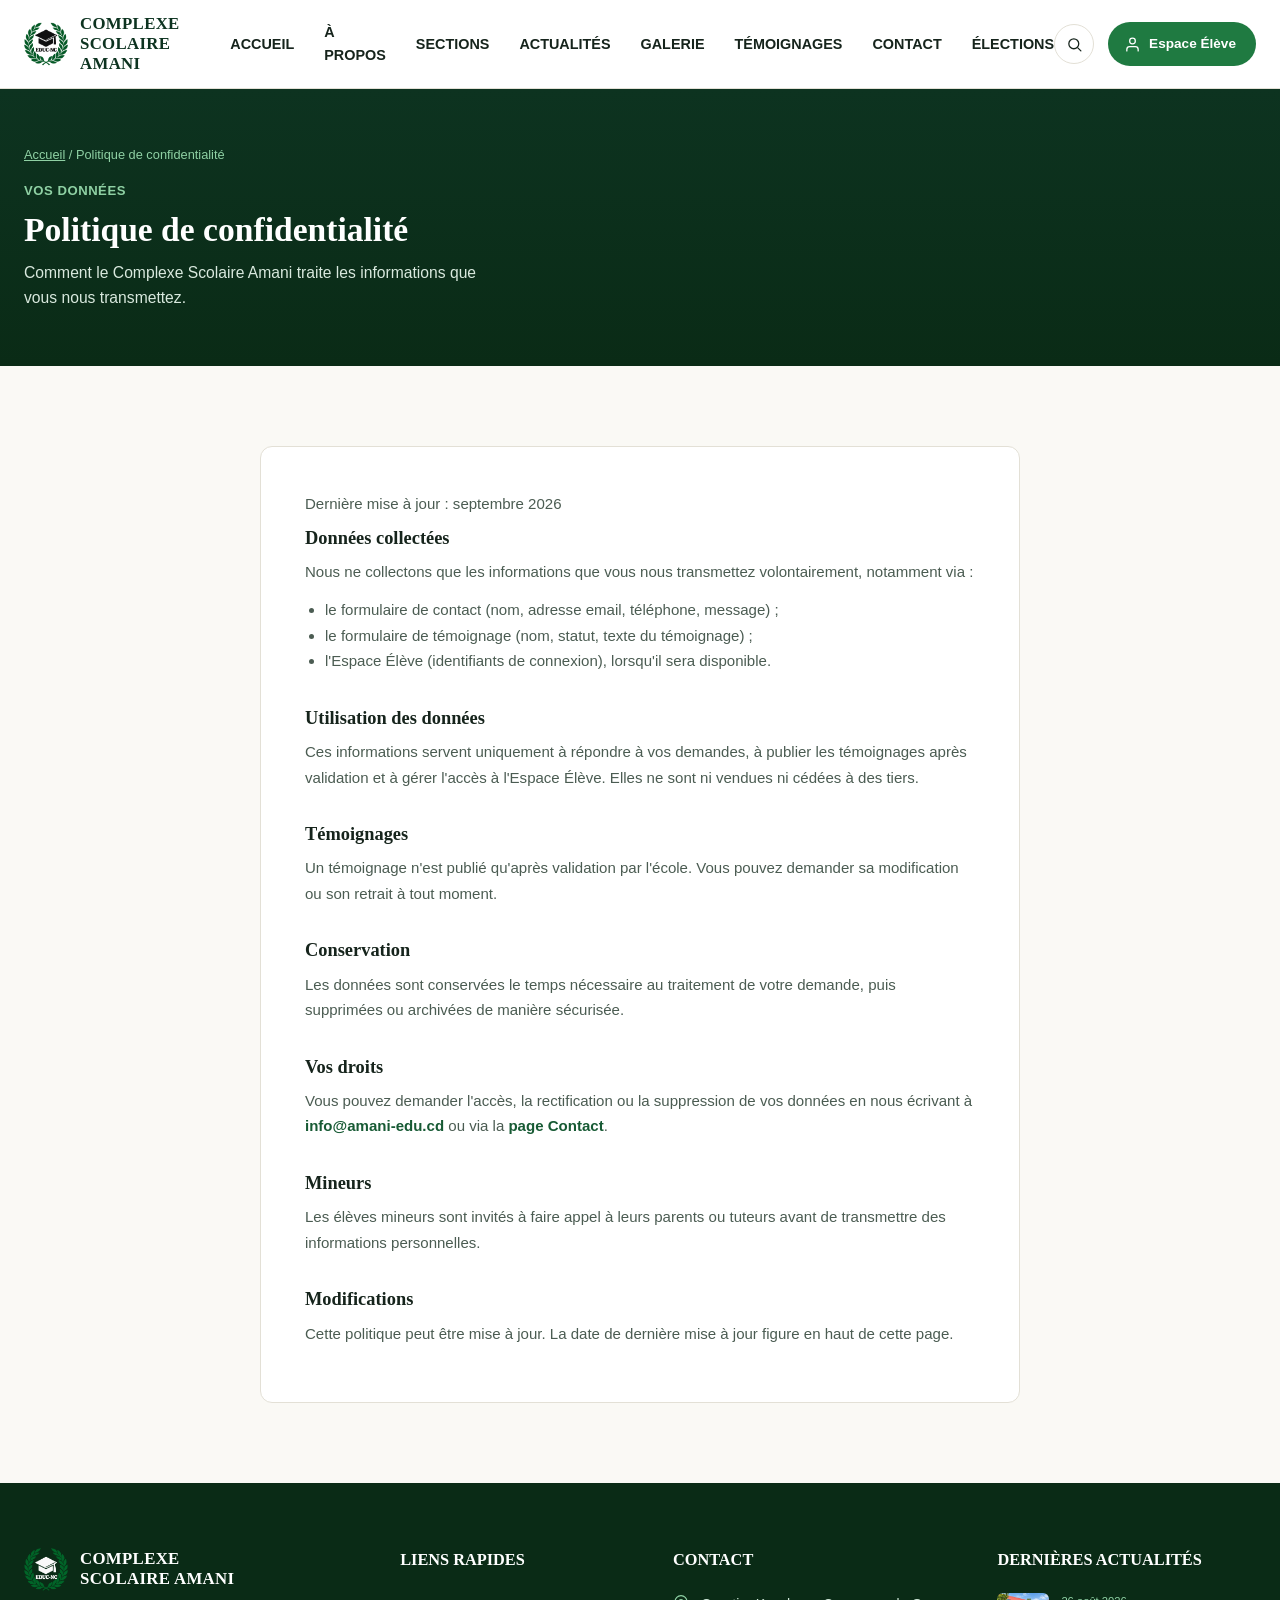
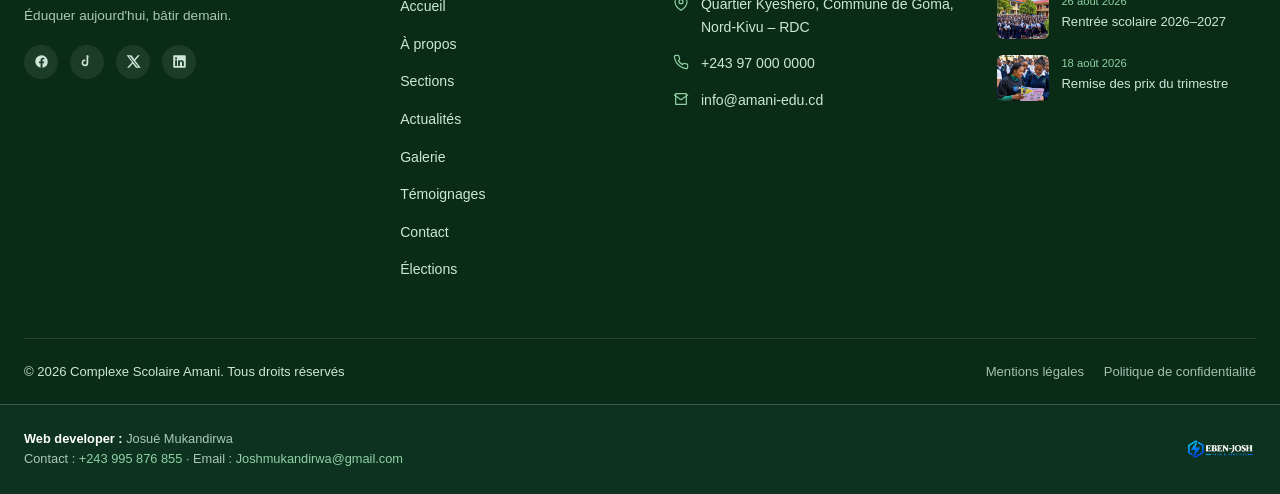
<file: confidentialite.html>
<!DOCTYPE html>
<html lang="fr">

<head>
  <meta charset="UTF-8">
  <meta name="viewport" content="width=device-width, initial-scale=1.0">
  <title>Politique de confidentialité — Complexe Scolaire Amani</title>
  <meta name="description" content="Politique de confidentialité du site du Complexe Scolaire Amani.">
  <link rel="icon" type="image/png" href="assets/logo-ecole1.png">
  <link rel="stylesheet" href="css/common.css">
  <link rel="stylesheet" href="css/legal.css">
</head>

<body>

  <!-- ===== SPRITE D'ICÔNES (aucune image externe, aucun emoji) ===== -->
  <svg width="0" height="0" style="position:absolute" aria-hidden="true">
    <defs>
      <symbol id="icon-phone" viewBox="0 0 24 24">
        <path
          d="M22 16.92v3a2 2 0 0 1-2.18 2 19.79 19.79 0 0 1-8.63-3.07 19.5 19.5 0 0 1-6-6 19.79 19.79 0 0 1-3.07-8.67A2 2 0 0 1 4.11 2h3a2 2 0 0 1 2 1.72c.13.96.36 1.9.7 2.81a2 2 0 0 1-.45 2.11L8.09 9.91a16 16 0 0 0 6 6l1.27-1.27a2 2 0 0 1 2.11-.45c.91.34 1.85.57 2.81.7A2 2 0 0 1 22 16.92z" />
      </symbol>
      <symbol id="icon-mail" viewBox="0 0 24 24">
        <path d="M4 4h16v16H4z" />
        <path d="m22 6-10 7L2 6" />
      </symbol>
      <symbol id="icon-pin" viewBox="0 0 24 24">
        <path d="M21 10c0 7-9 13-9 13s-9-6-9-13a9 9 0 0 1 18 0z" />
        <circle cx="12" cy="10" r="3" />
      </symbol>
      <symbol id="icon-facebook" viewBox="0 0 24 24" stroke="none">
        <path
          d="M22 12a10 10 0 1 0-11.5 9.9v-7H7.9V12h2.6V9.8c0-2.6 1.5-4 3.9-4 1.1 0 2.2.2 2.2.2v2.5h-1.3c-1.3 0-1.7.8-1.7 1.6V12h2.9l-.5 2.9h-2.4v7A10 10 0 0 0 22 12z" />
      </symbol>
      <symbol id="icon-x" viewBox="0 0 24 24" stroke="none">
        <path d="M18.9 2H22l-7.4 8.4L23.5 22H16l-5.2-6.8L4.9 22H1.8l7.9-9L1 2h7.7l4.7 6.2zm-1.2 18h1.7L6.4 3.9H4.6z" />
      </symbol>
      <symbol id="icon-linkedin" viewBox="0 0 24 24" stroke="none">
        <path
          d="M20.5 2h-17A1.5 1.5 0 0 0 2 3.5v17A1.5 1.5 0 0 0 3.5 22h17a1.5 1.5 0 0 0 1.5-1.5v-17A1.5 1.5 0 0 0 20.5 2zM8 19H5v-9h3zM6.5 8.7A1.7 1.7 0 1 1 6.5 5.3a1.7 1.7 0 0 1 0 3.4zM19 19h-3v-4.6c0-1.1 0-2.5-1.5-2.5s-1.8 1.2-1.8 2.4V19h-3v-9h2.9v1.3a3.1 3.1 0 0 1 2.8-1.5c3 0 3.6 2 3.6 4.5z" />
      </symbol>
      <symbol id="icon-tiktok" viewBox="0 0 24 24" stroke="none">
        <path
          d="M16.6 5.8a4.8 4.8 0 0 1-3.4-1.4v9.9a5.3 5.3 0 1 1-4.6-5.3v2.6a2.7 2.7 0 1 0 1.9 2.6V2h2.6a4.8 4.8 0 0 0 3.5 4.4z" />
      </symbol>
      <symbol id="icon-search" viewBox="0 0 24 24">
        <circle cx="11" cy="11" r="7" />
        <path d="m21 21-4.3-4.3" />
      </symbol>
      <symbol id="icon-user" viewBox="0 0 24 24">
        <path d="M20 21v-2a4 4 0 0 0-4-4H8a4 4 0 0 0-4 4v2" />
        <circle cx="12" cy="7" r="4" />
      </symbol>
      <symbol id="icon-quote" viewBox="0 0 24 24" stroke="none">
        <path
          d="M9.6 5C6 6.3 3.6 9.6 3.6 13.3c0 3 1.9 5.3 4.4 5.3 2 0 3.5-1.5 3.5-3.5 0-1.8-1.2-3.2-3-3.4.4-2 2.1-3.6 4-4.3zm10.8 0c-3.6 1.3-6 4.6-6 8.3 0 3 1.9 5.3 4.4 5.3 2 0 3.5-1.5 3.5-3.5 0-1.8-1.2-3.2-3-3.4.4-2 2.1-3.6 4-4.3z" />
      </symbol>
      <symbol id="icon-chevron-left" viewBox="0 0 24 24">
        <path d="M15 18 9 12l6-6" />
      </symbol>
      <symbol id="icon-chevron-right" viewBox="0 0 24 24">
        <path d="M9 18l6-6-6-6" />
      </symbol>
    </defs>
  </svg>

  <!-- ===== HEADER (identique à l'index — modifs à faire dans le HTML de chaque page + css/common.css pour le style) ===== -->
  <header class="site">
    <div class="nav-wrap">
      <a class="brand" href="index.html">
        <img src="assets/logo-ecole.png" alt="Complexe Scolaire Amani">
        <div class="brand-text">
          <div class="name">COMPLEXE SCOLAIRE AMANI</div>
        </div>
      </a>
      <nav class="main-nav">
        <a href="index.html#accueil">ACCUEIL</a>
        <a href="apropos.html">À PROPOS</a>
        <a href="sections.html">SECTIONS</a>
        <a href="actualites.html">ACTUALITÉS</a>
        <a href="galerie.html">GALERIE</a>
        <a href="temoignages.html">TÉMOIGNAGES</a>
        <a href="contact.html">CONTACT</a>
        <a href="vote/vote.html">ÉLECTIONS</a>
      </nav>
      <div class="nav-cta">
        <button class="icon-btn" id="searchToggle" aria-label="Rechercher" title="Rechercher">
          <svg class="icon">
            <use href="#icon-search" />
          </svg>
        </button>
        <a class="btn-espace" href="espace.html">
          <svg class="icon">
            <use href="#icon-user" />
          </svg>
          <span>Espace Élève</span>
        </a>
        <button class="menu-toggle" aria-label="Menu"><span></span><span></span><span></span></button>
      </div>
    </div>
    <div class="search-panel" id="searchPanel">
      <div class="wrap">
        <svg class="icon">
          <use href="#icon-search" />
        </svg>
        <input type="text" placeholder="Rechercher sur le site… puis Entrée" aria-label="Rechercher">
        <button id="searchClose" aria-label="Fermer">&times;</button>
      </div>
      <p class="wrap search-msg" id="searchMsg"></p>
    </div>
  </header>

  <!-- ===== BANDEAU DE TITRE ===== -->
  <section class="page-hero">
    <div class="wrap">
      <p class="breadcrumb"><a href="index.html">Accueil</a> / Politique de confidentialité</p>
      <div class="eyebrow">VOS DONNÉES</div>
      <h1>Politique de confidentialité</h1>
      <p>Comment le Complexe Scolaire Amani traite les informations que vous nous transmettez.</p>
    </div>
  </section>

  <!-- ===== CONTENU ===== -->
  <section class="legal-section">
    <div class="wrap">
      <div class="legal-content reveal">
        <p class="legal-updated">Dernière mise à jour&nbsp;: septembre 2026</p>
        <h2>Données collectées</h2>
        <p>Nous ne collectons que les informations que vous nous transmettez volontairement, notamment via&nbsp;:</p>
        <ul>
          <li>le formulaire de contact (nom, adresse email, téléphone, message)&nbsp;;</li>
          <li>le formulaire de témoignage (nom, statut, texte du témoignage)&nbsp;;</li>
          <li>l'Espace Élève (identifiants de connexion), lorsqu'il sera disponible.</li>
        </ul>
        <h2>Utilisation des données</h2>
        <p>Ces informations servent uniquement à répondre à vos demandes, à publier les témoignages après validation et
          à gérer l'accès à l'Espace Élève. Elles ne sont ni vendues ni cédées à des tiers.</p>
        <h2>Témoignages</h2>
        <p>Un témoignage n'est publié qu'après validation par l'école. Vous pouvez demander sa modification ou son
          retrait à tout moment.</p>
        <h2>Conservation</h2>
        <p>Les données sont conservées le temps nécessaire au traitement de votre demande, puis supprimées ou archivées
          de manière sécurisée.</p>
        <h2>Vos droits</h2>
        <p>Vous pouvez demander l'accès, la rectification ou la suppression de vos données en nous écrivant à <a
            href="mailto:info@amani-edu.cd">info@amani-edu.cd</a> ou via la <a href="contact.html">page Contact</a>.</p>
        <h2>Mineurs</h2>
        <p>Les élèves mineurs sont invités à faire appel à leurs parents ou tuteurs avant de transmettre des
          informations personnelles.</p>
        <h2>Modifications</h2>
        <p>Cette politique peut être mise à jour. La date de dernière mise à jour figure en haut de cette page.</p>
      </div>
    </div>
  </section>

  <!-- ===== FOOTER (identique à l'index — modifs à faire dans le HTML de chaque page + css/common.css pour le style) ===== -->
  <footer class="site">
    <div class="wrap">
      <div class="footer-grid">
        <div class="reveal footer-brand">
          <a class="brand" href="index.html">
            <img src="assets/logo-ecole1.png" alt="Complexe Scolaire Amani">
            <div class="brand-text">
              <div class="name">COMPLEXE SCOLAIRE AMANI</div>
            </div>
          </a>
          <p class="footer-tagline">Éduquer aujourd'hui, bâtir demain.</p>
          <div class="foot-social">
            <a href="#" class="ext-link" aria-label="Facebook"><svg class="icon">
                <use href="#icon-facebook" />
              </svg></a>
            <a href="#" class="ext-link" aria-label="TikTok"><svg class="icon">
                <use href="#icon-tiktok" />
              </svg></a>
            <a href="#" class="ext-link" aria-label="X"><svg class="icon">
                <use href="#icon-x" />
              </svg></a>
            <a href="#" class="ext-link" aria-label="LinkedIn"><svg class="icon">
                <use href="#icon-linkedin" />
              </svg></a>
          </div>
        </div>

        <div class="reveal reveal-delay-1">
          <h5>LIENS RAPIDES</h5>
          <ul class="foot-links">
            <li><a href="index.html#accueil">Accueil</a></li>
            <li><a href="apropos.html">À propos</a></li>
            <li><a href="sections.html">Sections</a></li>
            <li><a href="actualites.html">Actualités</a></li>
            <li><a href="galerie.html">Galerie</a></li>
            <li><a href="temoignages.html">Témoignages</a></li>
            <li><a href="contact.html">Contact</a></li>
              <li><a href="vote/vote.html">Élections</a></li>
          </ul>
        </div>

        <div class="reveal reveal-delay-2">
          <h5>CONTACT</h5>
          <ul class="foot-contact">
            <li><svg class="icon">
                <use href="#icon-pin" />
              </svg> Quartier Kyeshero, Commune de Goma, Nord-Kivu – RDC</li>
            <li><svg class="icon">
                <use href="#icon-phone" />
              </svg> +243 97 000 0000</li>
            <li><svg class="icon">
                <use href="#icon-mail" />
              </svg> info@amani-edu.cd</li>
          </ul>
        </div>

        <div class="reveal reveal-delay-3">
          <h5>DERNIÈRES ACTUALITÉS</h5>
          <div class="news-item">
            <img src="assets/photos/amani-group.jpeg" alt="">
            <div>
              <div class="date">26 août 2026</div>
              <p>Rentrée scolaire 2026–2027</p>
            </div>
          </div>
          <div class="news-item">
            <img src="assets/photos/amani-reading.jpeg" alt="">
            <div>
              <div class="date">18 août 2026</div>
              <p>Remise des prix du trimestre</p>
            </div>
          </div>
        </div>
      </div>

      <div class="footer-bottom">
          <span>&copy; 2026 Complexe Scolaire Amani. Tous droits réservés</span>
          <span class="legal">
            <a href="mentions-legales.html">Mentions légales</a>
            <a href="confidentialite.html">Politique de confidentialité</a>
          </span>
        </div>
    </div>

    <div class="credit-bar">
      <div class="wrap">
        <div class="credit-text">
          <strong>Web developer :</strong> Josué Mukandirwa<br>
          Contact : <a href="tel:+243995876855">+243 995 876 855</a> ·
          Email : <a href="mailto:Joshmukandirwa@gmail.com">Joshmukandirwa@gmail.com</a>
        </div>
        <a class="credit-logo ext-link" href="#" aria-label="EbenJosh Tech & Services">
          <img src="assets/ebenjosh-logo.png" alt="EbenJosh Tech & Services">
        </a>
      </div>
    </div>
  </footer>

  <script src="js/common.js"></script>
</body>

</html>
</file>
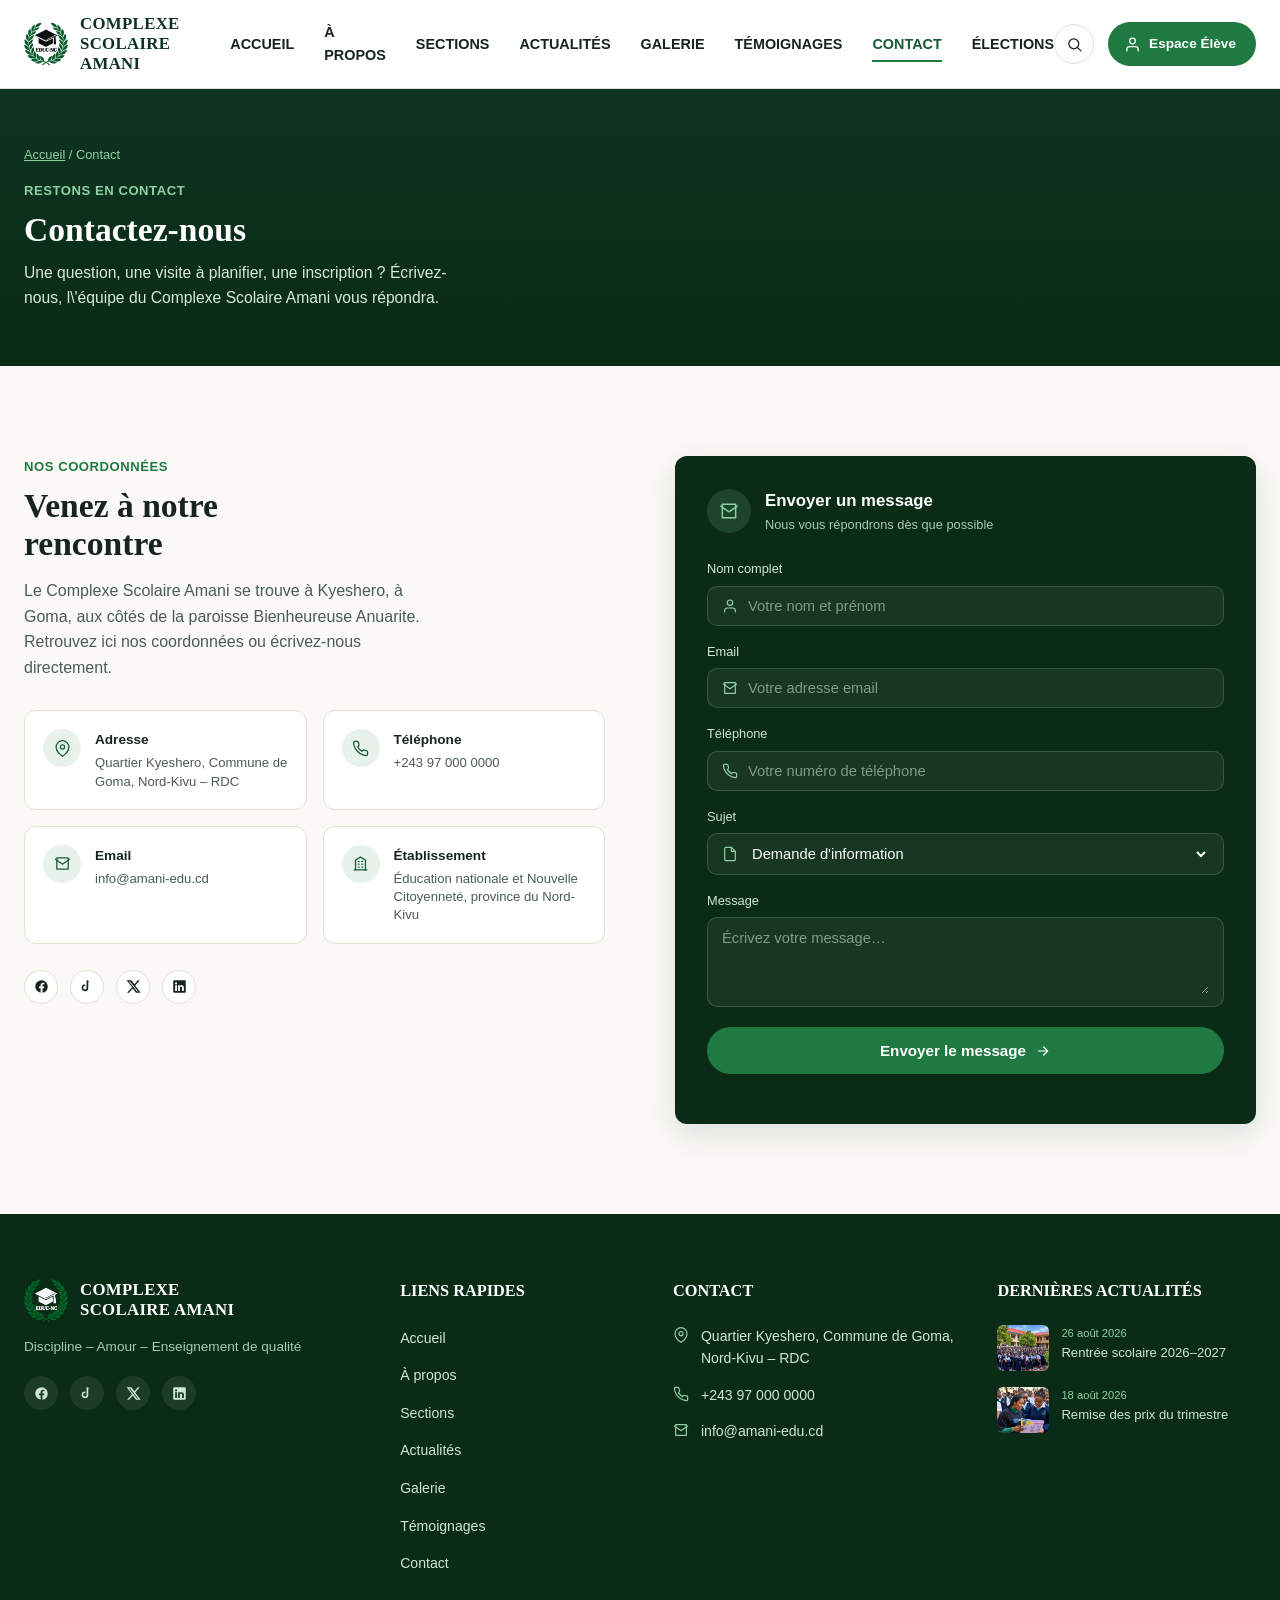
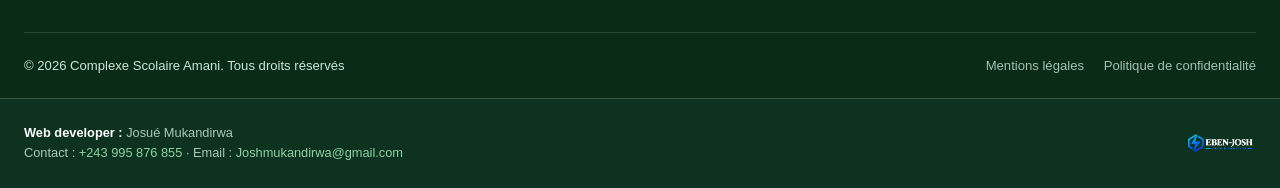
<file: contact.html>
<!DOCTYPE html>
<html lang="fr">

<head>
  <meta charset="UTF-8">
  <meta name="viewport" content="width=device-width, initial-scale=1.0">
  <title>Contact — Complexe Scolaire Amani</title>
  <meta name="description" content="Contactez le Complexe Scolaire Amani, quartier Kyeshero, Goma, Nord-Kivu (RDC) : adresse, coordonnées et formulaire de contact.">
  <meta name="theme-color" content="#0a2b16">
  <link rel="icon" type="image/png" href="assets/logo-ecole1.png">
  <link rel="stylesheet" href="css/common.css">
  <link rel="stylesheet" href="css/contact.css">
</head>

<body>

  <!-- ===== SPRITE D'ICÔNES (aucune image externe, aucun emoji) ===== -->
  <svg width="0" height="0" style="position:absolute" aria-hidden="true">
    <defs>
      <symbol id="icon-phone" viewBox="0 0 24 24">
        <path
          d="M22 16.92v3a2 2 0 0 1-2.18 2 19.79 19.79 0 0 1-8.63-3.07 19.5 19.5 0 0 1-6-6 19.79 19.79 0 0 1-3.07-8.67A2 2 0 0 1 4.11 2h3a2 2 0 0 1 2 1.72c.13.96.36 1.9.7 2.81a2 2 0 0 1-.45 2.11L8.09 9.91a16 16 0 0 0 6 6l1.27-1.27a2 2 0 0 1 2.11-.45c.91.34 1.85.57 2.81.7A2 2 0 0 1 22 16.92z" />
      </symbol>
      <symbol id="icon-mail" viewBox="0 0 24 24">
        <path d="M4 4h16v16H4z" />
        <path d="m22 6-10 7L2 6" />
      </symbol>
      <symbol id="icon-pin" viewBox="0 0 24 24">
        <path d="M21 10c0 7-9 13-9 13s-9-6-9-13a9 9 0 0 1 18 0z" />
        <circle cx="12" cy="10" r="3" />
      </symbol>
      <symbol id="icon-facebook" viewBox="0 0 24 24" stroke="none">
        <path
          d="M22 12a10 10 0 1 0-11.5 9.9v-7H7.9V12h2.6V9.8c0-2.6 1.5-4 3.9-4 1.1 0 2.2.2 2.2.2v2.5h-1.3c-1.3 0-1.7.8-1.7 1.6V12h2.9l-.5 2.9h-2.4v7A10 10 0 0 0 22 12z" />
      </symbol>
      <symbol id="icon-youtube" viewBox="0 0 24 24" stroke="none">
        <path
          d="M23.5 6.2a3 3 0 0 0-2.1-2.1C19.4 3.5 12 3.5 12 3.5s-7.4 0-9.4.6A3 3 0 0 0 .5 6.2 31 31 0 0 0 0 12a31 31 0 0 0 .5 5.8 3 3 0 0 0 2.1 2.1c2 .6 9.4.6 9.4.6s7.4 0 9.4-.6a3 3 0 0 0 2.1-2.1A31 31 0 0 0 24 12a31 31 0 0 0-.5-5.8zM9.6 15.6V8.4l6.3 3.6z" />
      </symbol>
      <symbol id="icon-x" viewBox="0 0 24 24" stroke="none">
        <path d="M18.9 2H22l-7.4 8.4L23.5 22H16l-5.2-6.8L4.9 22H1.8l7.9-9L1 2h7.7l4.7 6.2zm-1.2 18h1.7L6.4 3.9H4.6z" />
      </symbol>
      <symbol id="icon-linkedin" viewBox="0 0 24 24" stroke="none">
        <path
          d="M20.5 2h-17A1.5 1.5 0 0 0 2 3.5v17A1.5 1.5 0 0 0 3.5 22h17a1.5 1.5 0 0 0 1.5-1.5v-17A1.5 1.5 0 0 0 20.5 2zM8 19H5v-9h3zM6.5 8.7A1.7 1.7 0 1 1 6.5 5.3a1.7 1.7 0 0 1 0 3.4zM19 19h-3v-4.6c0-1.1 0-2.5-1.5-2.5s-1.8 1.2-1.8 2.4V19h-3v-9h2.9v1.3a3.1 3.1 0 0 1 2.8-1.5c3 0 3.6 2 3.6 4.5z" />
      </symbol>
      <symbol id="icon-tiktok" viewBox="0 0 24 24" stroke="none">
        <path
          d="M16.6 5.8a4.8 4.8 0 0 1-3.4-1.4v9.9a5.3 5.3 0 1 1-4.6-5.3v2.6a2.7 2.7 0 1 0 1.9 2.6V2h2.6a4.8 4.8 0 0 0 3.5 4.4z" />
      </symbol>
      <symbol id="icon-cap" viewBox="0 0 24 24">
        <path d="M22 10 12 5 2 10l10 5 10-5z" />
        <path d="M6 12v5c0 1.5 3 3 6 3s6-1.5 6-3v-5" />
      </symbol>
      <symbol id="icon-heart-hands" viewBox="0 0 24 24">
        <path d="M17 21v-2a4 4 0 0 0-4-4H6a4 4 0 0 0-4 4v2" />
        <circle cx="9" cy="7" r="4" />
        <path d="M23 21v-2a4 4 0 0 0-3-3.87" />
        <path d="M16 3.13a4 4 0 0 1 0 7.75" />
      </symbol>
      <symbol id="icon-building" viewBox="0 0 24 24">
        <path d="M3 21h18" />
        <path d="M5 21V7l7-4 7 4v14" />
        <path d="M9 9h1M14 9h1M9 13h1M14 13h1M9 17h1M14 17h1" />
      </symbol>
      <symbol id="icon-check-circle" viewBox="0 0 24 24">
        <path d="m9 12 2 2 4-4" />
        <circle cx="12" cy="12" r="10" />
      </symbol>
      <symbol id="icon-play" viewBox="0 0 24 24" stroke="none">
        <circle cx="12" cy="12" r="10" fill="none" stroke="currentColor" stroke-width="1.8" />
        <path d="M10 8.5v7l6-3.5z" />
      </symbol>
      <symbol id="icon-arrow-right" viewBox="0 0 24 24">
        <path d="M5 12h14M13 6l6 6-6 6" />
      </symbol>
      <symbol id="icon-clock" viewBox="0 0 24 24">
        <circle cx="12" cy="12" r="9" />
        <path d="M12 8v4l3 3" />
      </symbol>
      <symbol id="icon-users" viewBox="0 0 24 24">
        <path d="M17 21v-2a4 4 0 0 0-4-4H6a4 4 0 0 0-4 4v2" />
        <circle cx="9" cy="7" r="4" />
        <path d="M23 21v-2a4 4 0 0 0-3-3.87" />
        <path d="M16 3.13a4 4 0 0 1 0 7.75" />
      </symbol>
      <symbol id="icon-book-open" viewBox="0 0 24 24">
        <path d="M4 19.5A2.5 2.5 0 0 1 6.5 17H20" />
        <path d="M6.5 2H20v20H6.5A2.5 2.5 0 0 1 4 19.5v-15A2.5 2.5 0 0 1 6.5 2z" />
      </symbol>
      <symbol id="icon-bolt" viewBox="0 0 24 24">
        <path d="M13 2 3 14h7l-1 8 11-14h-8l1-6z" />
      </symbol>
      <symbol id="icon-gear" viewBox="0 0 24 24">
        <circle cx="12" cy="12" r="3" />
        <path
          d="M19.4 15a1.65 1.65 0 0 0 .33 1.82l.06.06a2 2 0 1 1-2.83 2.83l-.06-.06a1.65 1.65 0 0 0-1.82-.33 1.65 1.65 0 0 0-1 1.51V21a2 2 0 0 1-4 0v-.09A1.65 1.65 0 0 0 9 19.4a1.65 1.65 0 0 0-1.82.33l-.06.06a2 2 0 1 1-2.83-2.83l.06-.06A1.65 1.65 0 0 0 4.6 15a1.65 1.65 0 0 0-1.51-1H3a2 2 0 0 1 0-4h.09A1.65 1.65 0 0 0 4.6 9a1.65 1.65 0 0 0-.33-1.82l-.06-.06a2 2 0 1 1 2.83-2.83l.06.06A1.65 1.65 0 0 0 9 4.6a1.65 1.65 0 0 0 1-1.51V3a2 2 0 0 1 4 0v.09a1.65 1.65 0 0 0 1 1.51 1.65 1.65 0 0 0 1.82-.33l.06-.06a2 2 0 1 1 2.83 2.83l-.06.06A1.65 1.65 0 0 0 19.4 9a1.65 1.65 0 0 0 1.51 1H21a2 2 0 0 1 0 4h-.09a1.65 1.65 0 0 0-1.51 1z" />
      </symbol>
      <symbol id="icon-hammer" viewBox="0 0 24 24">
        <path d="M2 22h20" />
        <path d="M4 22V10l8-6 8 6v12" />
        <path d="M9 22v-6h6v6" />
      </symbol>
      <symbol id="icon-target" viewBox="0 0 24 24">
        <circle cx="12" cy="12" r="10" />
        <circle cx="12" cy="12" r="6" />
        <circle cx="12" cy="12" r="2" />
      </symbol>
      <symbol id="icon-shield" viewBox="0 0 24 24">
        <path d="M12 2 3 6v6c0 5 3.8 9.4 9 10 5.2-.6 9-5 9-10V6l-9-4z" />
      </symbol>
      <symbol id="icon-layers" viewBox="0 0 24 24">
        <path d="M12 2 2 7l10 5 10-5-10-5z" />
        <path d="M2 17l10 5 10-5M2 12l10 5 10-5" />
      </symbol>
      <symbol id="icon-search" viewBox="0 0 24 24">
        <circle cx="11" cy="11" r="7" />
        <path d="m21 21-4.3-4.3" />
      </symbol>
      <symbol id="icon-user" viewBox="0 0 24 24">
        <path d="M20 21v-2a4 4 0 0 0-4-4H8a4 4 0 0 0-4 4v2" />
        <circle cx="12" cy="7" r="4" />
      </symbol>
      <symbol id="icon-lock" viewBox="0 0 24 24">
        <rect x="3" y="11" width="18" height="11" rx="2" />
        <path d="M7 11V7a5 5 0 0 1 10 0v4" />
      </symbol>
      <symbol id="icon-eye" viewBox="0 0 24 24">
        <path d="M1 12s4-8 11-8 11 8 11 8-4 8-11 8-11-8-11-8z" />
        <circle cx="12" cy="12" r="3" />
      </symbol>
      <symbol id="icon-image" viewBox="0 0 24 24">
        <rect x="3" y="3" width="18" height="18" rx="2" />
        <circle cx="8.5" cy="8.5" r="1.5" />
        <path d="m21 15-5-5L5 21" />
      </symbol>
      <symbol id="icon-quote" viewBox="0 0 24 24" stroke="none">
        <path
          d="M9.6 5C6 6.3 3.6 9.6 3.6 13.3c0 3 1.9 5.3 4.4 5.3 2 0 3.5-1.5 3.5-3.5 0-1.8-1.2-3.2-3-3.4.4-2 2.1-3.6 4-4.3zm10.8 0c-3.6 1.3-6 4.6-6 8.3 0 3 1.9 5.3 4.4 5.3 2 0 3.5-1.5 3.5-3.5 0-1.8-1.2-3.2-3-3.4.4-2 2.1-3.6 4-4.3z" />
      </symbol>
      <symbol id="icon-chevron-left" viewBox="0 0 24 24">
        <path d="M15 18 9 12l6-6" />
      </symbol>
      <symbol id="icon-chevron-right" viewBox="0 0 24 24">
        <path d="M9 18l6-6-6-6" />
      </symbol>
      <symbol id="icon-results" viewBox="0 0 24 24">
        <path d="M9 11l3 3L22 4" />
        <path d="M21 12v7a2 2 0 0 1-2 2H5a2 2 0 0 1-2-2V5a2 2 0 0 1 2-2h11" />
      </symbol>
      <symbol id="icon-doc" viewBox="0 0 24 24">
        <path d="M14 2H6a2 2 0 0 0-2 2v16a2 2 0 0 0 2 2h12a2 2 0 0 0 2-2V8z" />
        <path d="M14 2v6h6" />
      </symbol>
      <symbol id="icon-leaf" viewBox="0 0 24 24">
        <path d="M11 20A7 7 0 0 1 9.8 6.1C15.5 5 17 4.5 19 2c1 2 2 4.2 2 8 0 5.5-4.8 10-10 10z" />
        <path d="M2 21c0-3 1.9-5.4 5.6-6.5C10 13.8 12 13 14 11" />
      </symbol>
      <symbol id="icon-briefcase" viewBox="0 0 24 24">
        <rect x="2" y="7" width="20" height="14" rx="2" />
        <path d="M16 7V5a2 2 0 0 0-2-2h-4a2 2 0 0 0-2 2v2" />
        <path d="M2 13h20" />
      </symbol>
      <symbol id="icon-timetable" viewBox="0 0 24 24">
        <rect x="3" y="4" width="18" height="18" rx="2" />
        <path d="M16 2v4M8 2v4M3 10h18" />
      </symbol>
    </defs>
  </svg>

  <!-- ===== HEADER ===== -->
  <header class="site">
    <div class="nav-wrap">
      <a class="brand" href="index.html">
        <img src="assets/logo-ecole.png" alt="Complexe Scolaire Amani">
        <div class="brand-text">
          <div class="name">COMPLEXE SCOLAIRE AMANI</div>
        </div>
      </a>
      <nav class="main-nav">
        <a href="index.html#accueil">ACCUEIL</a>
        <a href="apropos.html">À PROPOS</a>
        <a href="sections.html">SECTIONS</a>
        <a href="actualites.html">ACTUALITÉS</a>
        <a href="galerie.html">GALERIE</a>
        <a href="temoignages.html">TÉMOIGNAGES</a>
        <a href="contact.html" class="active">CONTACT</a>
              <a href="vote/vote.html">ÉLECTIONS</a>
</nav>
      <div class="nav-cta">
        <button class="icon-btn" id="searchToggle" aria-label="Rechercher" title="Rechercher">
          <svg class="icon">
            <use href="#icon-search" />
          </svg>
        </button>
        <a class="btn-espace" href="espace.html">
          <svg class="icon">
            <use href="#icon-user" />
          </svg>
          <span>Espace Élève</span>
        </a>
        <button class="menu-toggle" aria-label="Menu" aria-expanded="false"><span></span><span></span><span></span></button>
      </div>
    </div>
    <div class="search-panel" id="searchPanel">
      <div class="wrap">
        <svg class="icon">
          <use href="#icon-search" />
        </svg>
        <input type="text" placeholder="Rechercher sur le site… puis Entrée" aria-label="Rechercher">
        <button id="searchClose" aria-label="Fermer">&times;</button>
      </div>
      <p class="wrap search-msg" id="searchMsg"></p>
    </div>
  </header>

  <!-- ===== BANDEAU DE TITRE ===== -->
  <section class="page-hero">
    <div class="wrap">
      <p class="breadcrumb"><a href="index.html">Accueil</a> / Contact</p>
      <div class="eyebrow">RESTONS EN CONTACT</div>
      <h1>Contactez-nous</h1>
      <p>Une question, une visite à planifier, une inscription&nbsp;? Écrivez-nous, l\'équipe du Complexe Scolaire Amani vous répondra.</p>
    </div>
  </section>

  <!-- ===== CONTACT ===== -->
  <section class="contact">
    <div class="wrap contact-wrap">
      <div class="contact-info reveal">
        <div class="eyebrow">NOS COORDONNÉES</div>
        <h2>Venez à notre rencontre</h2>
        <p class="desc">Le Complexe Scolaire Amani se trouve à Kyeshero, à Goma, aux côtés de la paroisse Bienheureuse Anuarite. Retrouvez ici nos coordonnées ou écrivez-nous directement.</p>
        <div class="contact-cards">
          <div class="contact-card-mini">
            <div class="ic"><svg class="icon">
                <use href="#icon-pin" />
              </svg></div>
            <div><b>Adresse</b>
              <p>Quartier Kyeshero, Commune de Goma, Nord-Kivu – RDC</p>
            </div>
          </div>
          <div class="contact-card-mini">
            <div class="ic"><svg class="icon">
                <use href="#icon-phone" />
              </svg></div>
            <div><b>Téléphone</b>
              <p><a href="tel:+243970000000">+243 97 000 0000</a></p>
            </div>
          </div>
          <div class="contact-card-mini">
            <div class="ic"><svg class="icon">
                <use href="#icon-mail" />
              </svg></div>
            <div><b>Email</b>
              <p><a href="mailto:info@amani-edu.cd">info@amani-edu.cd</a></p>
            </div>
          </div>
          <div class="contact-card-mini">
            <div class="ic"><svg class="icon">
                <use href="#icon-building" />
              </svg></div>
            <div><b>Établissement</b>
              <p>Éducation nationale et Nouvelle Citoyenneté, province du Nord-Kivu</p>
            </div>
          </div>
        </div>
        <div class="foot-social contact-social">
          <a href="#" class="ext-link" aria-label="Facebook"><svg class="icon">
              <use href="#icon-facebook" />
            </svg></a>
          <a href="#" class="ext-link" aria-label="TikTok"><svg class="icon">
              <use href="#icon-tiktok" />
            </svg></a>
          <a href="#" class="ext-link" aria-label="X"><svg class="icon">
              <use href="#icon-x" />
            </svg></a>
          <a href="#" class="ext-link" aria-label="LinkedIn"><svg class="icon">
              <use href="#icon-linkedin" />
            </svg></a>
        </div>
      </div>

      <div class="contact-card reveal reveal-delay-2">
        <div class="contact-card-head">
          <div class="contact-icon"><svg class="icon">
              <use href="#icon-mail" />
            </svg></div>
          <div>
            <h4>Envoyer un message</h4>
            <p>Nous vous répondrons dès que possible</p>
          </div>
        </div>
        <form class="contact-form" id="contactForm" onsubmit="return false;">
          <label>Nom complet
            <div class="field"><svg class="icon">
                <use href="#icon-user" />
              </svg><input type="text" name="nom" placeholder="Votre nom et prénom" required></div>
          </label>
          <label>Email
            <div class="field"><svg class="icon">
                <use href="#icon-mail" />
              </svg><input type="email" name="email" placeholder="Votre adresse email" required></div>
          </label>
          <label>Téléphone
            <div class="field"><svg class="icon">
                <use href="#icon-phone" />
              </svg><input type="tel" name="telephone" placeholder="Votre numéro de téléphone"></div>
          </label>
          <label>Sujet
            <div class="field select-field"><svg class="icon">
                <use href="#icon-doc" />
              </svg>
              <select name="sujet">
                <option>Demande d'information</option>
                <option>Inscription / Admission</option>
                <option>Choix d'une section ou d'une option</option>
                <option>Vie scolaire</option>
                <option>Autre</option>
              </select>
            </div>
          </label>
          <label>Message
            <div class="field field-textarea"><textarea name="message" rows="4" placeholder="Écrivez votre message…"
                required></textarea></div>
          </label>
          <button class="btn btn-primary contact-submit" type="submit">Envoyer le message <svg class="icon">
              <use href="#icon-arrow-right" />
            </svg></button>
          <p class="contact-toast" id="contactToast"></p>
        </form>
      </div>
    </div>
  </section>

  <!-- ===== FOOTER ===== -->
  <footer class="site">
      <div class="wrap">
        <div class="footer-grid">
          <div class="reveal footer-brand">
            <a class="brand" href="index.html">
              <img src="assets/logo-ecole1.png" alt="Complexe Scolaire Amani">
              <div class="brand-text">
                <div class="name">COMPLEXE SCOLAIRE AMANI</div>
              </div>
            </a>
            <p class="footer-tagline">Discipline – Amour – Enseignement de qualité</p>
            <div class="foot-social">
              <a href="#" class="ext-link" aria-label="Facebook"><svg class="icon">
                  <use href="#icon-facebook" />
                </svg></a>
              <a href="#" class="ext-link" aria-label="TikTok"><svg class="icon">
                  <use href="#icon-tiktok" />
                </svg></a>
              <a href="#" class="ext-link" aria-label="X"><svg class="icon">
                  <use href="#icon-x" />
                </svg></a>
              <a href="#" class="ext-link" aria-label="LinkedIn"><svg class="icon">
                  <use href="#icon-linkedin" />
                </svg></a>
            </div>
          </div>

          <div class="reveal reveal-delay-1">
            <h5>LIENS RAPIDES</h5>
            <ul class="foot-links">
              <li><a href="index.html">Accueil</a></li>
              <li><a href="apropos.html">À propos</a></li>
              <li><a href="sections.html">Sections</a></li>
              <li><a href="actualites.html">Actualités</a></li>
              <li><a href="galerie.html">Galerie</a></li>
              <li><a href="temoignages.html">Témoignages</a></li>
              <li><a href="contact.html" class="active">Contact</a></li>
            </ul>
          </div>

          <div class="reveal reveal-delay-2">
            <h5>CONTACT</h5>
            <ul class="foot-contact">
              <li><svg class="icon">
                  <use href="#icon-pin" />
                </svg> Quartier Kyeshero, Commune de Goma, Nord-Kivu – RDC</li>
              <li><svg class="icon">
                  <use href="#icon-phone" />
                </svg> +243 97 000 0000</li>
              <li><svg class="icon">
                  <use href="#icon-mail" />
                </svg> info@amani-edu.cd</li>
            </ul>
          </div>

          <div class="reveal reveal-delay-3">
            <h5>DERNIÈRES ACTUALITÉS</h5>
            <div class="news-item">
              <img src="assets/photos/amani-group.jpeg" alt="">
              <div>
                <div class="date">26 août 2026</div>
                <p>Rentrée scolaire 2026–2027</p>
              </div>
            </div>
            <div class="news-item">
              <img src="assets/photos/amani-reading.jpeg" alt="">
              <div>
                <div class="date">18 août 2026</div>
                <p>Remise des prix du trimestre</p>
              </div>
            </div>
          </div>
        </div>

        <div class="footer-bottom">
          <span>&copy; 2026 Complexe Scolaire Amani. Tous droits réservés</span>
          <span class="legal">
            <a href="mentions-legales.html">Mentions légales</a>
            <a href="confidentialite.html">Politique de confidentialité</a>
          </span>
        </div>
      </div>

      <div class="credit-bar">
        <div class="wrap">
          <div class="credit-text">
            <strong>Web developer :</strong> Josué Mukandirwa<br>
            Contact : <a href="tel:+243995876855">+243 995 876 855</a> ·
            Email : <a href="mailto:Joshmukandirwa@gmail.com">Joshmukandirwa@gmail.com</a>
          </div>
          <a class="credit-logo ext-link" href="#" aria-label="EbenJosh Tech & Services">
            <img src="assets/ebenjosh-logo.png" alt="EbenJosh Tech & Services">
          </a>
        </div>
      </div>
    </footer>

  <script src="js/common.js"></script>
  <script src="js/contact.js"></script>
</body>

</html>
</file>
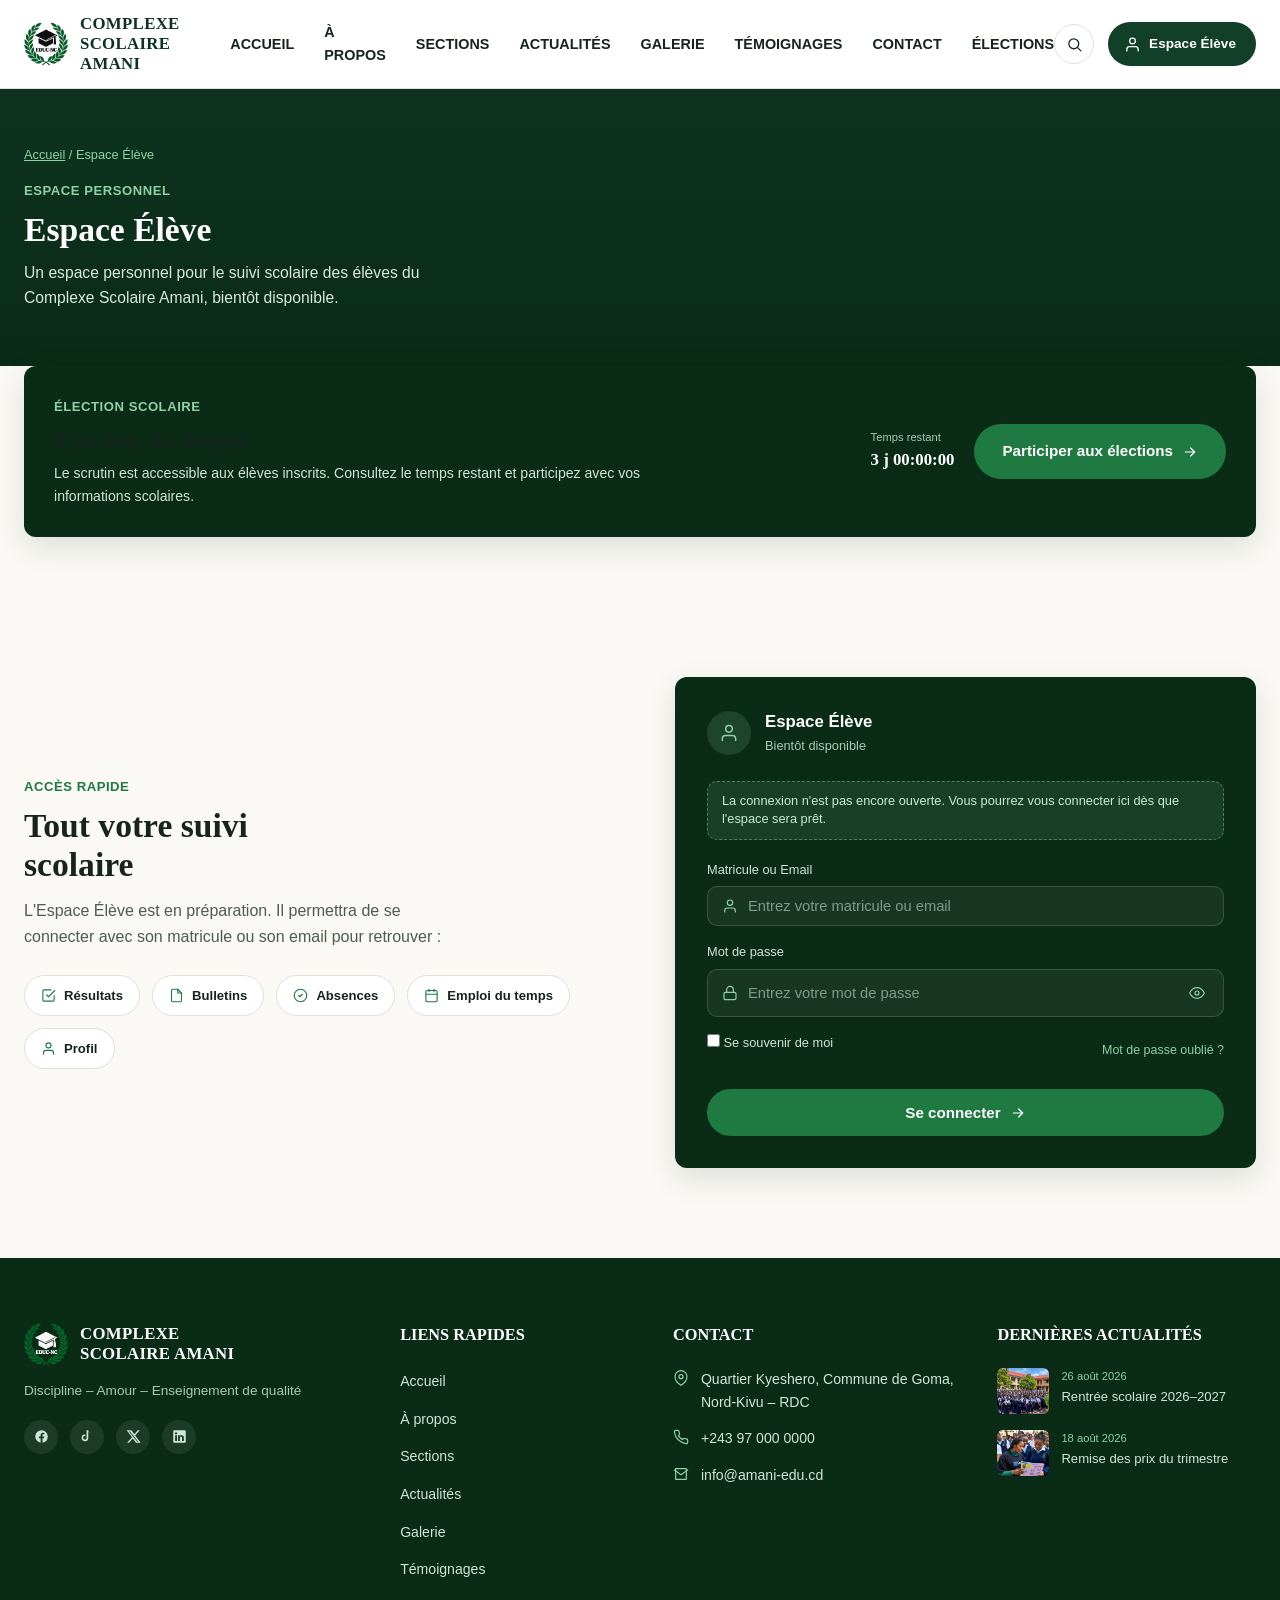
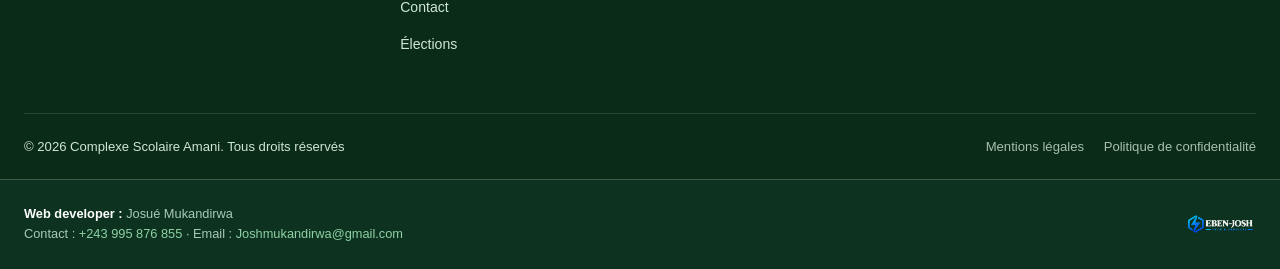
<file: espace.html>
<!DOCTYPE html>
<html lang="fr">

<head>
  <meta charset="UTF-8">
  <meta name="viewport" content="width=device-width, initial-scale=1.0">
  <title>Espace Élève — Complexe Scolaire Amani</title>
  <meta name="description" content="Espace Élève du Complexe Scolaire Amani, Goma, Nord-Kivu (RDC) : un espace personnel en préparation pour le suivi scolaire.">
  <meta name="theme-color" content="#0a2b16">
  <link rel="icon" type="image/png" href="assets/logo-ecole1.png">
  <link rel="stylesheet" href="css/common.css">
  <link rel="stylesheet" href="css/espace.css">
  <link rel="stylesheet" href="vote/css/integration.css">
</head>

<body>

  <!-- ===== SPRITE D'ICÔNES (aucune image externe, aucun emoji) ===== -->
  <svg width="0" height="0" style="position:absolute" aria-hidden="true">
    <defs>
      <symbol id="icon-phone" viewBox="0 0 24 24">
        <path
          d="M22 16.92v3a2 2 0 0 1-2.18 2 19.79 19.79 0 0 1-8.63-3.07 19.5 19.5 0 0 1-6-6 19.79 19.79 0 0 1-3.07-8.67A2 2 0 0 1 4.11 2h3a2 2 0 0 1 2 1.72c.13.96.36 1.9.7 2.81a2 2 0 0 1-.45 2.11L8.09 9.91a16 16 0 0 0 6 6l1.27-1.27a2 2 0 0 1 2.11-.45c.91.34 1.85.57 2.81.7A2 2 0 0 1 22 16.92z" />
      </symbol>
      <symbol id="icon-mail" viewBox="0 0 24 24">
        <path d="M4 4h16v16H4z" />
        <path d="m22 6-10 7L2 6" />
      </symbol>
      <symbol id="icon-pin" viewBox="0 0 24 24">
        <path d="M21 10c0 7-9 13-9 13s-9-6-9-13a9 9 0 0 1 18 0z" />
        <circle cx="12" cy="10" r="3" />
      </symbol>
      <symbol id="icon-facebook" viewBox="0 0 24 24" stroke="none">
        <path
          d="M22 12a10 10 0 1 0-11.5 9.9v-7H7.9V12h2.6V9.8c0-2.6 1.5-4 3.9-4 1.1 0 2.2.2 2.2.2v2.5h-1.3c-1.3 0-1.7.8-1.7 1.6V12h2.9l-.5 2.9h-2.4v7A10 10 0 0 0 22 12z" />
      </symbol>
      <symbol id="icon-youtube" viewBox="0 0 24 24" stroke="none">
        <path
          d="M23.5 6.2a3 3 0 0 0-2.1-2.1C19.4 3.5 12 3.5 12 3.5s-7.4 0-9.4.6A3 3 0 0 0 .5 6.2 31 31 0 0 0 0 12a31 31 0 0 0 .5 5.8 3 3 0 0 0 2.1 2.1c2 .6 9.4.6 9.4.6s7.4 0 9.4-.6a3 3 0 0 0 2.1-2.1A31 31 0 0 0 24 12a31 31 0 0 0-.5-5.8zM9.6 15.6V8.4l6.3 3.6z" />
      </symbol>
      <symbol id="icon-x" viewBox="0 0 24 24" stroke="none">
        <path d="M18.9 2H22l-7.4 8.4L23.5 22H16l-5.2-6.8L4.9 22H1.8l7.9-9L1 2h7.7l4.7 6.2zm-1.2 18h1.7L6.4 3.9H4.6z" />
      </symbol>
      <symbol id="icon-linkedin" viewBox="0 0 24 24" stroke="none">
        <path
          d="M20.5 2h-17A1.5 1.5 0 0 0 2 3.5v17A1.5 1.5 0 0 0 3.5 22h17a1.5 1.5 0 0 0 1.5-1.5v-17A1.5 1.5 0 0 0 20.5 2zM8 19H5v-9h3zM6.5 8.7A1.7 1.7 0 1 1 6.5 5.3a1.7 1.7 0 0 1 0 3.4zM19 19h-3v-4.6c0-1.1 0-2.5-1.5-2.5s-1.8 1.2-1.8 2.4V19h-3v-9h2.9v1.3a3.1 3.1 0 0 1 2.8-1.5c3 0 3.6 2 3.6 4.5z" />
      </symbol>
      <symbol id="icon-tiktok" viewBox="0 0 24 24" stroke="none">
        <path
          d="M16.6 5.8a4.8 4.8 0 0 1-3.4-1.4v9.9a5.3 5.3 0 1 1-4.6-5.3v2.6a2.7 2.7 0 1 0 1.9 2.6V2h2.6a4.8 4.8 0 0 0 3.5 4.4z" />
      </symbol>
      <symbol id="icon-cap" viewBox="0 0 24 24">
        <path d="M22 10 12 5 2 10l10 5 10-5z" />
        <path d="M6 12v5c0 1.5 3 3 6 3s6-1.5 6-3v-5" />
      </symbol>
      <symbol id="icon-heart-hands" viewBox="0 0 24 24">
        <path d="M17 21v-2a4 4 0 0 0-4-4H6a4 4 0 0 0-4 4v2" />
        <circle cx="9" cy="7" r="4" />
        <path d="M23 21v-2a4 4 0 0 0-3-3.87" />
        <path d="M16 3.13a4 4 0 0 1 0 7.75" />
      </symbol>
      <symbol id="icon-building" viewBox="0 0 24 24">
        <path d="M3 21h18" />
        <path d="M5 21V7l7-4 7 4v14" />
        <path d="M9 9h1M14 9h1M9 13h1M14 13h1M9 17h1M14 17h1" />
      </symbol>
      <symbol id="icon-check-circle" viewBox="0 0 24 24">
        <path d="m9 12 2 2 4-4" />
        <circle cx="12" cy="12" r="10" />
      </symbol>
      <symbol id="icon-play" viewBox="0 0 24 24" stroke="none">
        <circle cx="12" cy="12" r="10" fill="none" stroke="currentColor" stroke-width="1.8" />
        <path d="M10 8.5v7l6-3.5z" />
      </symbol>
      <symbol id="icon-arrow-right" viewBox="0 0 24 24">
        <path d="M5 12h14M13 6l6 6-6 6" />
      </symbol>
      <symbol id="icon-clock" viewBox="0 0 24 24">
        <circle cx="12" cy="12" r="9" />
        <path d="M12 8v4l3 3" />
      </symbol>
      <symbol id="icon-users" viewBox="0 0 24 24">
        <path d="M17 21v-2a4 4 0 0 0-4-4H6a4 4 0 0 0-4 4v2" />
        <circle cx="9" cy="7" r="4" />
        <path d="M23 21v-2a4 4 0 0 0-3-3.87" />
        <path d="M16 3.13a4 4 0 0 1 0 7.75" />
      </symbol>
      <symbol id="icon-book-open" viewBox="0 0 24 24">
        <path d="M4 19.5A2.5 2.5 0 0 1 6.5 17H20" />
        <path d="M6.5 2H20v20H6.5A2.5 2.5 0 0 1 4 19.5v-15A2.5 2.5 0 0 1 6.5 2z" />
      </symbol>
      <symbol id="icon-bolt" viewBox="0 0 24 24">
        <path d="M13 2 3 14h7l-1 8 11-14h-8l1-6z" />
      </symbol>
      <symbol id="icon-gear" viewBox="0 0 24 24">
        <circle cx="12" cy="12" r="3" />
        <path
          d="M19.4 15a1.65 1.65 0 0 0 .33 1.82l.06.06a2 2 0 1 1-2.83 2.83l-.06-.06a1.65 1.65 0 0 0-1.82-.33 1.65 1.65 0 0 0-1 1.51V21a2 2 0 0 1-4 0v-.09A1.65 1.65 0 0 0 9 19.4a1.65 1.65 0 0 0-1.82.33l-.06.06a2 2 0 1 1-2.83-2.83l.06-.06A1.65 1.65 0 0 0 4.6 15a1.65 1.65 0 0 0-1.51-1H3a2 2 0 0 1 0-4h.09A1.65 1.65 0 0 0 4.6 9a1.65 1.65 0 0 0-.33-1.82l-.06-.06a2 2 0 1 1 2.83-2.83l.06.06A1.65 1.65 0 0 0 9 4.6a1.65 1.65 0 0 0 1-1.51V3a2 2 0 0 1 4 0v.09a1.65 1.65 0 0 0 1 1.51 1.65 1.65 0 0 0 1.82-.33l.06-.06a2 2 0 1 1 2.83 2.83l-.06.06A1.65 1.65 0 0 0 19.4 9a1.65 1.65 0 0 0 1.51 1H21a2 2 0 0 1 0 4h-.09a1.65 1.65 0 0 0-1.51 1z" />
      </symbol>
      <symbol id="icon-hammer" viewBox="0 0 24 24">
        <path d="M2 22h20" />
        <path d="M4 22V10l8-6 8 6v12" />
        <path d="M9 22v-6h6v6" />
      </symbol>
      <symbol id="icon-target" viewBox="0 0 24 24">
        <circle cx="12" cy="12" r="10" />
        <circle cx="12" cy="12" r="6" />
        <circle cx="12" cy="12" r="2" />
      </symbol>
      <symbol id="icon-shield" viewBox="0 0 24 24">
        <path d="M12 2 3 6v6c0 5 3.8 9.4 9 10 5.2-.6 9-5 9-10V6l-9-4z" />
      </symbol>
      <symbol id="icon-layers" viewBox="0 0 24 24">
        <path d="M12 2 2 7l10 5 10-5-10-5z" />
        <path d="M2 17l10 5 10-5M2 12l10 5 10-5" />
      </symbol>
      <symbol id="icon-search" viewBox="0 0 24 24">
        <circle cx="11" cy="11" r="7" />
        <path d="m21 21-4.3-4.3" />
      </symbol>
      <symbol id="icon-user" viewBox="0 0 24 24">
        <path d="M20 21v-2a4 4 0 0 0-4-4H8a4 4 0 0 0-4 4v2" />
        <circle cx="12" cy="7" r="4" />
      </symbol>
      <symbol id="icon-lock" viewBox="0 0 24 24">
        <rect x="3" y="11" width="18" height="11" rx="2" />
        <path d="M7 11V7a5 5 0 0 1 10 0v4" />
      </symbol>
      <symbol id="icon-eye" viewBox="0 0 24 24">
        <path d="M1 12s4-8 11-8 11 8 11 8-4 8-11 8-11-8-11-8z" />
        <circle cx="12" cy="12" r="3" />
      </symbol>
      <symbol id="icon-image" viewBox="0 0 24 24">
        <rect x="3" y="3" width="18" height="18" rx="2" />
        <circle cx="8.5" cy="8.5" r="1.5" />
        <path d="m21 15-5-5L5 21" />
      </symbol>
      <symbol id="icon-quote" viewBox="0 0 24 24" stroke="none">
        <path
          d="M9.6 5C6 6.3 3.6 9.6 3.6 13.3c0 3 1.9 5.3 4.4 5.3 2 0 3.5-1.5 3.5-3.5 0-1.8-1.2-3.2-3-3.4.4-2 2.1-3.6 4-4.3zm10.8 0c-3.6 1.3-6 4.6-6 8.3 0 3 1.9 5.3 4.4 5.3 2 0 3.5-1.5 3.5-3.5 0-1.8-1.2-3.2-3-3.4.4-2 2.1-3.6 4-4.3z" />
      </symbol>
      <symbol id="icon-chevron-left" viewBox="0 0 24 24">
        <path d="M15 18 9 12l6-6" />
      </symbol>
      <symbol id="icon-chevron-right" viewBox="0 0 24 24">
        <path d="M9 18l6-6-6-6" />
      </symbol>
      <symbol id="icon-results" viewBox="0 0 24 24">
        <path d="M9 11l3 3L22 4" />
        <path d="M21 12v7a2 2 0 0 1-2 2H5a2 2 0 0 1-2-2V5a2 2 0 0 1 2-2h11" />
      </symbol>
      <symbol id="icon-doc" viewBox="0 0 24 24">
        <path d="M14 2H6a2 2 0 0 0-2 2v16a2 2 0 0 0 2 2h12a2 2 0 0 0 2-2V8z" />
        <path d="M14 2v6h6" />
      </symbol>
      <symbol id="icon-leaf" viewBox="0 0 24 24">
        <path d="M11 20A7 7 0 0 1 9.8 6.1C15.5 5 17 4.5 19 2c1 2 2 4.2 2 8 0 5.5-4.8 10-10 10z" />
        <path d="M2 21c0-3 1.9-5.4 5.6-6.5C10 13.8 12 13 14 11" />
      </symbol>
      <symbol id="icon-briefcase" viewBox="0 0 24 24">
        <rect x="2" y="7" width="20" height="14" rx="2" />
        <path d="M16 7V5a2 2 0 0 0-2-2h-4a2 2 0 0 0-2 2v2" />
        <path d="M2 13h20" />
      </symbol>
      <symbol id="icon-timetable" viewBox="0 0 24 24">
        <rect x="3" y="4" width="18" height="18" rx="2" />
        <path d="M16 2v4M8 2v4M3 10h18" />
      </symbol>
    </defs>
  </svg>

  <!-- ===== HEADER ===== -->
  <header class="site">
    <div class="nav-wrap">
      <a class="brand" href="index.html">
        <img src="assets/logo-ecole.png" alt="Complexe Scolaire Amani">
        <div class="brand-text">
          <div class="name">COMPLEXE SCOLAIRE AMANI</div>
        </div>
      </a>
      <nav class="main-nav">
        <a href="index.html#accueil">ACCUEIL</a>
        <a href="apropos.html">À PROPOS</a>
        <a href="sections.html">SECTIONS</a>
        <a href="actualites.html">ACTUALITÉS</a>
        <a href="galerie.html">GALERIE</a>
        <a href="temoignages.html">TÉMOIGNAGES</a>
        <a href="contact.html">CONTACT</a>
        <a href="vote/vote.html">ÉLECTIONS</a>
      </nav>
      <div class="nav-cta">
        <button class="icon-btn" id="searchToggle" aria-label="Rechercher" title="Rechercher">
          <svg class="icon">
            <use href="#icon-search" />
          </svg>
        </button>
        <a class="btn-espace" href="espace.html" aria-current="page">
          <svg class="icon">
            <use href="#icon-user" />
          </svg>
          <span>Espace Élève</span>
        </a>
        <button class="menu-toggle" aria-label="Menu" aria-expanded="false"><span></span><span></span><span></span></button>
      </div>
    </div>
    <div class="search-panel" id="searchPanel">
      <div class="wrap">
        <svg class="icon">
          <use href="#icon-search" />
        </svg>
        <input type="text" placeholder="Rechercher sur le site… puis Entrée" aria-label="Rechercher">
        <button id="searchClose" aria-label="Fermer">&times;</button>
      </div>
      <p class="wrap search-msg" id="searchMsg"></p>
    </div>
  </header>

  <!-- ===== BANDEAU DE TITRE ===== -->
  <section class="page-hero">
    <div class="wrap">
      <p class="breadcrumb"><a href="index.html">Accueil</a> / Espace Élève</p>
      <div class="eyebrow">ESPACE PERSONNEL</div>
      <h1>Espace Élève</h1>
      <p>Un espace personnel pour le suivi scolaire des élèves du Complexe Scolaire Amani, bientôt disponible.</p>
    </div>
  </section>

  <section class="election-callout" id="amani-election-card">
  <div class="wrap">
    <div class="election-callout-inner">
      <div><div class="eyebrow">ÉLECTION SCOLAIRE</div><h2>Élection du doyen</h2><p>Le scrutin est accessible aux élèves inscrits. Consultez le temps restant et participez avec vos informations scolaires.</p></div>
      <div class="election-callout-side"><div><small>Temps restant</small><strong id="student-election-time">Chargement…</strong></div><a class="btn btn-primary" href="vote/vote.html">Participer aux élections <svg class="icon"><use href="#icon-arrow-right" /></svg></a></div>
    </div>
  </div>
</section>

<!-- ===== ESPACE ÉLÈVE ===== -->
  <section class="espace">
    <div class="wrap espace-wrap">
      <div class="espace-copy reveal">
        <div class="eyebrow">ACCÈS RAPIDE</div>
        <h2>Tout votre suivi scolaire</h2>
        <p class="desc">L'Espace Élève est en préparation. Il permettra de se connecter avec son matricule ou son email pour retrouver :</p>
        <div class="espace-quicklinks">
          <div class="ql"><svg class="icon">
              <use href="#icon-results" />
            </svg> Résultats</div>
          <div class="ql"><svg class="icon">
              <use href="#icon-doc" />
            </svg> Bulletins</div>
          <div class="ql"><svg class="icon">
              <use href="#icon-check-circle" />
            </svg> Absences</div>
          <div class="ql"><svg class="icon">
              <use href="#icon-timetable" />
            </svg> Emploi du temps</div>
          <div class="ql"><svg class="icon">
              <use href="#icon-user" />
            </svg> Profil</div>
        </div>
      </div>
      <div class="espace-card reveal reveal-delay-2">
        <div class="espace-card-head">
          <div class="espace-icon"><svg class="icon">
              <use href="#icon-user" />
            </svg></div>
          <div>
            <h4>Espace Élève</h4>
            <p>Bientôt disponible</p>
          </div>
        </div>
        <p class="espace-soon" role="note">La connexion n'est pas encore ouverte. Vous pourrez vous connecter ici dès que l'espace sera prêt.</p>
        <form class="espace-form" onsubmit="return false;">
          <label>Matricule ou Email
            <div class="field"><svg class="icon">
                <use href="#icon-user" />
              </svg><input type="text" name="identifiant" autocomplete="username" placeholder="Entrez votre matricule ou email" required></div>
          </label>
          <label>Mot de passe
            <div class="field"><svg class="icon">
                <use href="#icon-lock" />
              </svg><input type="password" name="motdepasse" autocomplete="current-password" placeholder="Entrez votre mot de passe" required><button type="button"
                class="pw-toggle" aria-label="Afficher le mot de passe" aria-pressed="false"><svg class="icon">
                  <use href="#icon-eye" />
                </svg></button></div>
          </label>
          <div class="espace-row">
            <label class="remember"><input type="checkbox" name="souvenir"> Se souvenir de moi</label>
            <a href="#" class="page-link">Mot de passe oublié&nbsp;?</a>
          </div>
          <button class="btn btn-primary espace-submit" type="submit">Se connecter <svg class="icon">
              <use href="#icon-arrow-right" />
            </svg></button>
        </form>
      </div>
    </div>
  </section>

  <!-- ===== FOOTER ===== -->
  <footer class="site">
      <div class="wrap">
        <div class="footer-grid">
          <div class="reveal footer-brand">
            <a class="brand" href="index.html">
              <img src="assets/logo-ecole1.png" alt="Complexe Scolaire Amani">
              <div class="brand-text">
                <div class="name">COMPLEXE SCOLAIRE AMANI</div>
              </div>
            </a>
            <p class="footer-tagline">Discipline – Amour – Enseignement de qualité</p>
            <div class="foot-social">
              <a href="#" class="ext-link" aria-label="Facebook"><svg class="icon">
                  <use href="#icon-facebook" />
                </svg></a>
              <a href="#" class="ext-link" aria-label="TikTok"><svg class="icon">
                  <use href="#icon-tiktok" />
                </svg></a>
              <a href="#" class="ext-link" aria-label="X"><svg class="icon">
                  <use href="#icon-x" />
                </svg></a>
              <a href="#" class="ext-link" aria-label="LinkedIn"><svg class="icon">
                  <use href="#icon-linkedin" />
                </svg></a>
            </div>
          </div>

          <div class="reveal reveal-delay-1">
            <h5>LIENS RAPIDES</h5>
            <ul class="foot-links">
              <li><a href="index.html">Accueil</a></li>
              <li><a href="apropos.html">À propos</a></li>
              <li><a href="sections.html">Sections</a></li>
              <li><a href="actualites.html">Actualités</a></li>
              <li><a href="galerie.html">Galerie</a></li>
              <li><a href="temoignages.html">Témoignages</a></li>
              <li><a href="contact.html">Contact</a></li>
              <li><a href="vote/vote.html">Élections</a></li>
            </ul>
          </div>

          <div class="reveal reveal-delay-2">
            <h5>CONTACT</h5>
            <ul class="foot-contact">
              <li><svg class="icon">
                  <use href="#icon-pin" />
                </svg> Quartier Kyeshero, Commune de Goma, Nord-Kivu – RDC</li>
              <li><svg class="icon">
                  <use href="#icon-phone" />
                </svg> +243 97 000 0000</li>
              <li><svg class="icon">
                  <use href="#icon-mail" />
                </svg> info@amani-edu.cd</li>
            </ul>
          </div>

          <div class="reveal reveal-delay-3">
            <h5>DERNIÈRES ACTUALITÉS</h5>
            <div class="news-item">
              <img src="assets/photos/amani-group.jpeg" alt="">
              <div>
                <div class="date">26 août 2026</div>
                <p>Rentrée scolaire 2026–2027</p>
              </div>
            </div>
            <div class="news-item">
              <img src="assets/photos/amani-reading.jpeg" alt="">
              <div>
                <div class="date">18 août 2026</div>
                <p>Remise des prix du trimestre</p>
              </div>
            </div>
          </div>
        </div>

        <div class="footer-bottom">
          <span>&copy; 2026 Complexe Scolaire Amani. Tous droits réservés</span>
          <span class="legal">
            <a href="mentions-legales.html">Mentions légales</a>
            <a href="confidentialite.html">Politique de confidentialité</a>
          </span>
        </div>
      </div>

      <div class="credit-bar">
        <div class="wrap">
          <div class="credit-text">
            <strong>Web developer :</strong> Josué Mukandirwa<br>
            Contact : <a href="tel:+243995876855">+243 995 876 855</a> ·
            Email : <a href="mailto:Joshmukandirwa@gmail.com">Joshmukandirwa@gmail.com</a>
          </div>
          <a class="credit-logo ext-link" href="#" aria-label="EbenJosh Tech & Services">
            <img src="assets/ebenjosh-logo.png" alt="EbenJosh Tech & Services">
          </a>
        </div>
      </div>
    </footer>

  <script src="js/common.js"></script>
  <script src="js/espace.js"></script>
<script src="vote/js/config.js"></script><script src="vote/js/backend.js"></script><script>Backend.config(function(r){if(!r||!r.ok)return;var t=document.getElementById("student-election-time");function f(){var x=r.endAt-(Date.now()+((r.serverNow||Date.now())-Date.now()));if(x<=0){t.textContent="Scrutin terminé";return}var s=Math.floor(x/1000),d=Math.floor(s/86400),h=Math.floor(s%86400/3600),m=Math.floor(s%3600/60),q=s%60;t.textContent=(d?d+" j ":"")+(h<10?"0":"")+h+":"+(m<10?"0":"")+m+":"+(q<10?"0":"")+q}f();setInterval(f,1000)});</script>
</body>

</html>
</file>
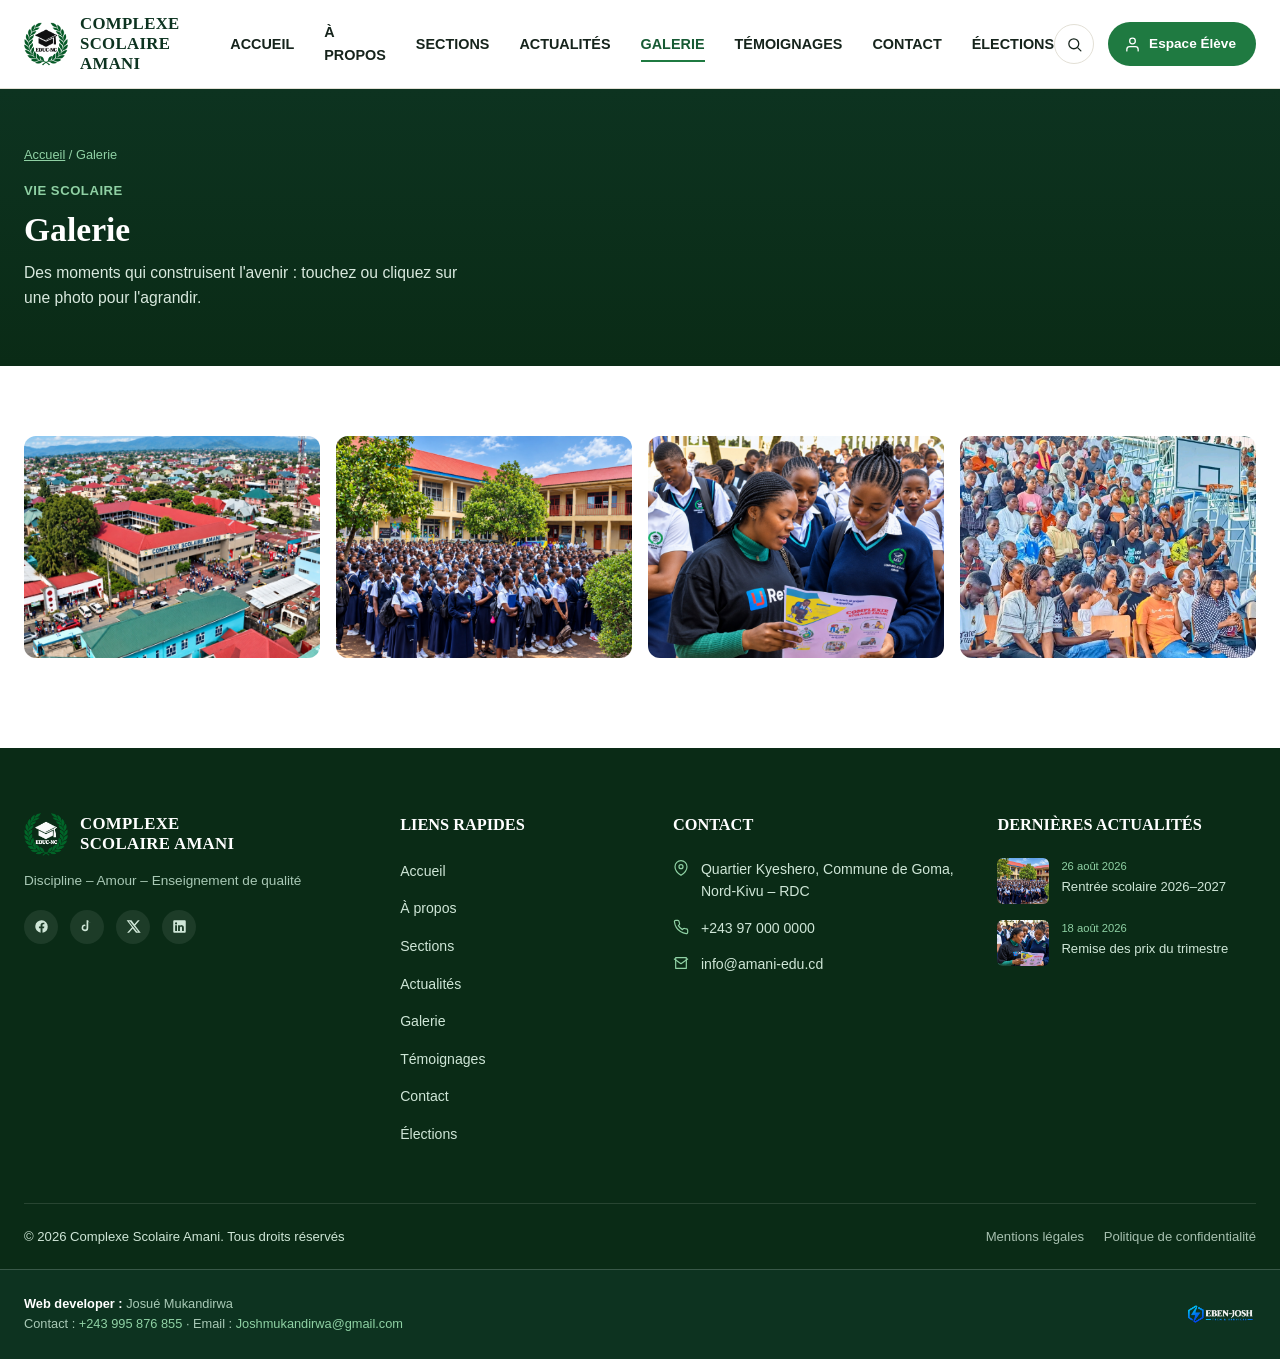
<file: galerie.html>
<!DOCTYPE html>
<html lang="fr">

<head>
  <meta charset="UTF-8">
  <meta name="viewport" content="width=device-width, initial-scale=1.0">
  <title>Galerie — Complexe Scolaire Amani</title>
  <meta name="description" content="Galerie photos du Complexe Scolaire Amani, quartier Kyeshero, Goma, Nord-Kivu (RDC) : la vie scolaire en images.">
  <meta name="theme-color" content="#0a2b16">
  <link rel="icon" type="image/png" href="assets/logo-ecole1.png">
  <link rel="stylesheet" href="css/common.css">
  <link rel="stylesheet" href="css/galerie.css">
</head>

<body>

  <!-- ===== SPRITE D'ICÔNES (aucune image externe, aucun emoji) ===== -->
  <svg width="0" height="0" style="position:absolute" aria-hidden="true">
    <defs>
      <symbol id="icon-phone" viewBox="0 0 24 24">
        <path
          d="M22 16.92v3a2 2 0 0 1-2.18 2 19.79 19.79 0 0 1-8.63-3.07 19.5 19.5 0 0 1-6-6 19.79 19.79 0 0 1-3.07-8.67A2 2 0 0 1 4.11 2h3a2 2 0 0 1 2 1.72c.13.96.36 1.9.7 2.81a2 2 0 0 1-.45 2.11L8.09 9.91a16 16 0 0 0 6 6l1.27-1.27a2 2 0 0 1 2.11-.45c.91.34 1.85.57 2.81.7A2 2 0 0 1 22 16.92z" />
      </symbol>
      <symbol id="icon-mail" viewBox="0 0 24 24">
        <path d="M4 4h16v16H4z" />
        <path d="m22 6-10 7L2 6" />
      </symbol>
      <symbol id="icon-pin" viewBox="0 0 24 24">
        <path d="M21 10c0 7-9 13-9 13s-9-6-9-13a9 9 0 0 1 18 0z" />
        <circle cx="12" cy="10" r="3" />
      </symbol>
      <symbol id="icon-facebook" viewBox="0 0 24 24" stroke="none">
        <path
          d="M22 12a10 10 0 1 0-11.5 9.9v-7H7.9V12h2.6V9.8c0-2.6 1.5-4 3.9-4 1.1 0 2.2.2 2.2.2v2.5h-1.3c-1.3 0-1.7.8-1.7 1.6V12h2.9l-.5 2.9h-2.4v7A10 10 0 0 0 22 12z" />
      </symbol>
      <symbol id="icon-youtube" viewBox="0 0 24 24" stroke="none">
        <path
          d="M23.5 6.2a3 3 0 0 0-2.1-2.1C19.4 3.5 12 3.5 12 3.5s-7.4 0-9.4.6A3 3 0 0 0 .5 6.2 31 31 0 0 0 0 12a31 31 0 0 0 .5 5.8 3 3 0 0 0 2.1 2.1c2 .6 9.4.6 9.4.6s7.4 0 9.4-.6a3 3 0 0 0 2.1-2.1A31 31 0 0 0 24 12a31 31 0 0 0-.5-5.8zM9.6 15.6V8.4l6.3 3.6z" />
      </symbol>
      <symbol id="icon-x" viewBox="0 0 24 24" stroke="none">
        <path d="M18.9 2H22l-7.4 8.4L23.5 22H16l-5.2-6.8L4.9 22H1.8l7.9-9L1 2h7.7l4.7 6.2zm-1.2 18h1.7L6.4 3.9H4.6z" />
      </symbol>
      <symbol id="icon-linkedin" viewBox="0 0 24 24" stroke="none">
        <path
          d="M20.5 2h-17A1.5 1.5 0 0 0 2 3.5v17A1.5 1.5 0 0 0 3.5 22h17a1.5 1.5 0 0 0 1.5-1.5v-17A1.5 1.5 0 0 0 20.5 2zM8 19H5v-9h3zM6.5 8.7A1.7 1.7 0 1 1 6.5 5.3a1.7 1.7 0 0 1 0 3.4zM19 19h-3v-4.6c0-1.1 0-2.5-1.5-2.5s-1.8 1.2-1.8 2.4V19h-3v-9h2.9v1.3a3.1 3.1 0 0 1 2.8-1.5c3 0 3.6 2 3.6 4.5z" />
      </symbol>
      <symbol id="icon-tiktok" viewBox="0 0 24 24" stroke="none">
        <path
          d="M16.6 5.8a4.8 4.8 0 0 1-3.4-1.4v9.9a5.3 5.3 0 1 1-4.6-5.3v2.6a2.7 2.7 0 1 0 1.9 2.6V2h2.6a4.8 4.8 0 0 0 3.5 4.4z" />
      </symbol>
      <symbol id="icon-cap" viewBox="0 0 24 24">
        <path d="M22 10 12 5 2 10l10 5 10-5z" />
        <path d="M6 12v5c0 1.5 3 3 6 3s6-1.5 6-3v-5" />
      </symbol>
      <symbol id="icon-heart-hands" viewBox="0 0 24 24">
        <path d="M17 21v-2a4 4 0 0 0-4-4H6a4 4 0 0 0-4 4v2" />
        <circle cx="9" cy="7" r="4" />
        <path d="M23 21v-2a4 4 0 0 0-3-3.87" />
        <path d="M16 3.13a4 4 0 0 1 0 7.75" />
      </symbol>
      <symbol id="icon-building" viewBox="0 0 24 24">
        <path d="M3 21h18" />
        <path d="M5 21V7l7-4 7 4v14" />
        <path d="M9 9h1M14 9h1M9 13h1M14 13h1M9 17h1M14 17h1" />
      </symbol>
      <symbol id="icon-check-circle" viewBox="0 0 24 24">
        <path d="m9 12 2 2 4-4" />
        <circle cx="12" cy="12" r="10" />
      </symbol>
      <symbol id="icon-play" viewBox="0 0 24 24" stroke="none">
        <circle cx="12" cy="12" r="10" fill="none" stroke="currentColor" stroke-width="1.8" />
        <path d="M10 8.5v7l6-3.5z" />
      </symbol>
      <symbol id="icon-arrow-right" viewBox="0 0 24 24">
        <path d="M5 12h14M13 6l6 6-6 6" />
      </symbol>
      <symbol id="icon-clock" viewBox="0 0 24 24">
        <circle cx="12" cy="12" r="9" />
        <path d="M12 8v4l3 3" />
      </symbol>
      <symbol id="icon-users" viewBox="0 0 24 24">
        <path d="M17 21v-2a4 4 0 0 0-4-4H6a4 4 0 0 0-4 4v2" />
        <circle cx="9" cy="7" r="4" />
        <path d="M23 21v-2a4 4 0 0 0-3-3.87" />
        <path d="M16 3.13a4 4 0 0 1 0 7.75" />
      </symbol>
      <symbol id="icon-book-open" viewBox="0 0 24 24">
        <path d="M4 19.5A2.5 2.5 0 0 1 6.5 17H20" />
        <path d="M6.5 2H20v20H6.5A2.5 2.5 0 0 1 4 19.5v-15A2.5 2.5 0 0 1 6.5 2z" />
      </symbol>
      <symbol id="icon-bolt" viewBox="0 0 24 24">
        <path d="M13 2 3 14h7l-1 8 11-14h-8l1-6z" />
      </symbol>
      <symbol id="icon-gear" viewBox="0 0 24 24">
        <circle cx="12" cy="12" r="3" />
        <path
          d="M19.4 15a1.65 1.65 0 0 0 .33 1.82l.06.06a2 2 0 1 1-2.83 2.83l-.06-.06a1.65 1.65 0 0 0-1.82-.33 1.65 1.65 0 0 0-1 1.51V21a2 2 0 0 1-4 0v-.09A1.65 1.65 0 0 0 9 19.4a1.65 1.65 0 0 0-1.82.33l-.06.06a2 2 0 1 1-2.83-2.83l.06-.06A1.65 1.65 0 0 0 4.6 15a1.65 1.65 0 0 0-1.51-1H3a2 2 0 0 1 0-4h.09A1.65 1.65 0 0 0 4.6 9a1.65 1.65 0 0 0-.33-1.82l-.06-.06a2 2 0 1 1 2.83-2.83l.06.06A1.65 1.65 0 0 0 9 4.6a1.65 1.65 0 0 0 1-1.51V3a2 2 0 0 1 4 0v.09a1.65 1.65 0 0 0 1 1.51 1.65 1.65 0 0 0 1.82-.33l.06-.06a2 2 0 1 1 2.83 2.83l-.06.06A1.65 1.65 0 0 0 19.4 9a1.65 1.65 0 0 0 1.51 1H21a2 2 0 0 1 0 4h-.09a1.65 1.65 0 0 0-1.51 1z" />
      </symbol>
      <symbol id="icon-hammer" viewBox="0 0 24 24">
        <path d="M2 22h20" />
        <path d="M4 22V10l8-6 8 6v12" />
        <path d="M9 22v-6h6v6" />
      </symbol>
      <symbol id="icon-target" viewBox="0 0 24 24">
        <circle cx="12" cy="12" r="10" />
        <circle cx="12" cy="12" r="6" />
        <circle cx="12" cy="12" r="2" />
      </symbol>
      <symbol id="icon-shield" viewBox="0 0 24 24">
        <path d="M12 2 3 6v6c0 5 3.8 9.4 9 10 5.2-.6 9-5 9-10V6l-9-4z" />
      </symbol>
      <symbol id="icon-layers" viewBox="0 0 24 24">
        <path d="M12 2 2 7l10 5 10-5-10-5z" />
        <path d="M2 17l10 5 10-5M2 12l10 5 10-5" />
      </symbol>
      <symbol id="icon-search" viewBox="0 0 24 24">
        <circle cx="11" cy="11" r="7" />
        <path d="m21 21-4.3-4.3" />
      </symbol>
      <symbol id="icon-user" viewBox="0 0 24 24">
        <path d="M20 21v-2a4 4 0 0 0-4-4H8a4 4 0 0 0-4 4v2" />
        <circle cx="12" cy="7" r="4" />
      </symbol>
      <symbol id="icon-lock" viewBox="0 0 24 24">
        <rect x="3" y="11" width="18" height="11" rx="2" />
        <path d="M7 11V7a5 5 0 0 1 10 0v4" />
      </symbol>
      <symbol id="icon-eye" viewBox="0 0 24 24">
        <path d="M1 12s4-8 11-8 11 8 11 8-4 8-11 8-11-8-11-8z" />
        <circle cx="12" cy="12" r="3" />
      </symbol>
      <symbol id="icon-image" viewBox="0 0 24 24">
        <rect x="3" y="3" width="18" height="18" rx="2" />
        <circle cx="8.5" cy="8.5" r="1.5" />
        <path d="m21 15-5-5L5 21" />
      </symbol>
      <symbol id="icon-quote" viewBox="0 0 24 24" stroke="none">
        <path
          d="M9.6 5C6 6.3 3.6 9.6 3.6 13.3c0 3 1.9 5.3 4.4 5.3 2 0 3.5-1.5 3.5-3.5 0-1.8-1.2-3.2-3-3.4.4-2 2.1-3.6 4-4.3zm10.8 0c-3.6 1.3-6 4.6-6 8.3 0 3 1.9 5.3 4.4 5.3 2 0 3.5-1.5 3.5-3.5 0-1.8-1.2-3.2-3-3.4.4-2 2.1-3.6 4-4.3z" />
      </symbol>
      <symbol id="icon-chevron-left" viewBox="0 0 24 24">
        <path d="M15 18 9 12l6-6" />
      </symbol>
      <symbol id="icon-chevron-right" viewBox="0 0 24 24">
        <path d="M9 18l6-6-6-6" />
      </symbol>
      <symbol id="icon-results" viewBox="0 0 24 24">
        <path d="M9 11l3 3L22 4" />
        <path d="M21 12v7a2 2 0 0 1-2 2H5a2 2 0 0 1-2-2V5a2 2 0 0 1 2-2h11" />
      </symbol>
      <symbol id="icon-doc" viewBox="0 0 24 24">
        <path d="M14 2H6a2 2 0 0 0-2 2v16a2 2 0 0 0 2 2h12a2 2 0 0 0 2-2V8z" />
        <path d="M14 2v6h6" />
      </symbol>
      <symbol id="icon-leaf" viewBox="0 0 24 24">
        <path d="M11 20A7 7 0 0 1 9.8 6.1C15.5 5 17 4.5 19 2c1 2 2 4.2 2 8 0 5.5-4.8 10-10 10z" />
        <path d="M2 21c0-3 1.9-5.4 5.6-6.5C10 13.8 12 13 14 11" />
      </symbol>
      <symbol id="icon-briefcase" viewBox="0 0 24 24">
        <rect x="2" y="7" width="20" height="14" rx="2" />
        <path d="M16 7V5a2 2 0 0 0-2-2h-4a2 2 0 0 0-2 2v2" />
        <path d="M2 13h20" />
      </symbol>
      <symbol id="icon-timetable" viewBox="0 0 24 24">
        <rect x="3" y="4" width="18" height="18" rx="2" />
        <path d="M16 2v4M8 2v4M3 10h18" />
      </symbol>
      <symbol id="icon-close" viewBox="0 0 24 24">
        <path d="M18 6 6 18M6 6l12 12" />
      </symbol>
    </defs>
  </svg>

  <!-- ===== HEADER ===== -->
  <header class="site">
    <div class="nav-wrap">
      <a class="brand" href="index.html">
        <img src="assets/logo-ecole.png" alt="Complexe Scolaire Amani">
        <div class="brand-text">
          <div class="name">COMPLEXE SCOLAIRE AMANI</div>
        </div>
      </a>
      <nav class="main-nav">
        <a href="index.html#accueil">ACCUEIL</a>
        <a href="apropos.html">À PROPOS</a>
        <a href="sections.html">SECTIONS</a>
        <a href="actualites.html">ACTUALITÉS</a>
        <a href="galerie.html" class="active">GALERIE</a>
        <a href="temoignages.html">TÉMOIGNAGES</a>
        <a href="contact.html">CONTACT</a>
        <a href="vote/vote.html">ÉLECTIONS</a>
      </nav>
      <div class="nav-cta">
        <button class="icon-btn" id="searchToggle" aria-label="Rechercher" title="Rechercher">
          <svg class="icon">
            <use href="#icon-search" />
          </svg>
        </button>
        <a class="btn-espace" href="espace.html">
          <svg class="icon">
            <use href="#icon-user" />
          </svg>
          <span>Espace Élève</span>
        </a>
        <button class="menu-toggle" aria-label="Menu" aria-expanded="false"><span></span><span></span><span></span></button>
      </div>
    </div>
    <div class="search-panel" id="searchPanel">
      <div class="wrap">
        <svg class="icon">
          <use href="#icon-search" />
        </svg>
        <input type="text" placeholder="Rechercher sur le site… puis Entrée" aria-label="Rechercher">
        <button id="searchClose" aria-label="Fermer">&times;</button>
      </div>
      <p class="wrap search-msg" id="searchMsg"></p>
    </div>
  </header>

  <!-- ===== BANDEAU DE TITRE ===== -->
  <section class="page-hero">
    <div class="wrap">
      <p class="breadcrumb"><a href="index.html">Accueil</a> / Galerie</p>
      <div class="eyebrow">VIE SCOLAIRE</div>
      <h1>Galerie</h1>
      <p>Des moments qui construisent l'avenir&nbsp;: touchez ou cliquez sur une photo pour l'agrandir.</p>
    </div>
  </section>

  <!-- ===== GALERIE ===== -->
  <section class="gallery">
    <div class="wrap">
      <div class="gallery-grid">
        <button class="gallery-item reveal" type="button" aria-label="Agrandir la photo">
          <img src="assets/photos/amani-building.jpeg" alt="Bâtiment du Complexe Scolaire Amani" loading="lazy">
          <span class="gallery-zoom"><svg class="icon">
              <use href="#icon-search" />
            </svg></span>
        </button>
        <button class="gallery-item reveal reveal-delay-1" type="button" aria-label="Agrandir la photo">
          <img src="assets/photos/amani-group.jpeg" alt="Groupe d'élèves du Complexe Scolaire Amani" loading="lazy">
          <span class="gallery-zoom"><svg class="icon">
              <use href="#icon-search" />
            </svg></span>
        </button>
        <button class="gallery-item reveal reveal-delay-2" type="button" aria-label="Agrandir la photo">
          <img src="assets/photos/amani-reading.jpeg" alt="Élèves en classe au Complexe Scolaire Amani" loading="lazy">
          <span class="gallery-zoom"><svg class="icon">
              <use href="#icon-search" />
            </svg></span>
        </button>
        <button class="gallery-item reveal" type="button" aria-label="Agrandir la photo">
          <img src="assets/photos/amani-crowd.jpg" alt="Élèves du Complexe Scolaire Amani" loading="lazy">
          <span class="gallery-zoom"><svg class="icon">
              <use href="#icon-search" />
            </svg></span>
        </button>
      </div>
    </div>
  </section>

  <!-- ===== LIGHTBOX (visionneuse plein écran) ===== -->
  <div class="lightbox" id="lightbox" role="dialog" aria-modal="true" aria-label="Visionneuse de photos" aria-hidden="true">
    <div class="lightbox-inner">
      <button class="lightbox-close" type="button" aria-label="Fermer"><svg class="icon">
          <use href="#icon-close" />
        </svg></button>
      <button class="lightbox-nav lightbox-prev" type="button" aria-label="Photo précédente"><svg class="icon">
          <use href="#icon-chevron-left" />
        </svg></button>
      <img src="[data-uri]" alt="">
      <button class="lightbox-nav lightbox-next" type="button" aria-label="Photo suivante"><svg class="icon">
          <use href="#icon-chevron-right" />
        </svg></button>
      <span class="lightbox-counter"></span>
    </div>
  </div>

  <!-- ===== FOOTER ===== -->
  <footer class="site">
      <div class="wrap">
        <div class="footer-grid">
          <div class="reveal footer-brand">
            <a class="brand" href="index.html">
              <img src="assets/logo-ecole1.png" alt="Complexe Scolaire Amani">
              <div class="brand-text">
                <div class="name">COMPLEXE SCOLAIRE AMANI</div>
              </div>
            </a>
            <p class="footer-tagline">Discipline – Amour – Enseignement de qualité</p>
            <div class="foot-social">
              <a href="#" class="ext-link" aria-label="Facebook"><svg class="icon">
                  <use href="#icon-facebook" />
                </svg></a>
              <a href="#" class="ext-link" aria-label="TikTok"><svg class="icon">
                  <use href="#icon-tiktok" />
                </svg></a>
              <a href="#" class="ext-link" aria-label="X"><svg class="icon">
                  <use href="#icon-x" />
                </svg></a>
              <a href="#" class="ext-link" aria-label="LinkedIn"><svg class="icon">
                  <use href="#icon-linkedin" />
                </svg></a>
            </div>
          </div>

          <div class="reveal reveal-delay-1">
            <h5>LIENS RAPIDES</h5>
            <ul class="foot-links">
              <li><a href="index.html">Accueil</a></li>
              <li><a href="apropos.html">À propos</a></li>
              <li><a href="sections.html">Sections</a></li>
              <li><a href="actualites.html">Actualités</a></li>
              <li><a href="galerie.html" class="active">Galerie</a></li>
              <li><a href="temoignages.html">Témoignages</a></li>
              <li><a href="contact.html">Contact</a></li>
              <li><a href="vote/vote.html">Élections</a></li>
            </ul>
          </div>

          <div class="reveal reveal-delay-2">
            <h5>CONTACT</h5>
            <ul class="foot-contact">
              <li><svg class="icon">
                  <use href="#icon-pin" />
                </svg> Quartier Kyeshero, Commune de Goma, Nord-Kivu – RDC</li>
              <li><svg class="icon">
                  <use href="#icon-phone" />
                </svg> +243 97 000 0000</li>
              <li><svg class="icon">
                  <use href="#icon-mail" />
                </svg> info@amani-edu.cd</li>
            </ul>
          </div>

          <div class="reveal reveal-delay-3">
            <h5>DERNIÈRES ACTUALITÉS</h5>
            <div class="news-item">
              <img src="assets/photos/amani-group.jpeg" alt="">
              <div>
                <div class="date">26 août 2026</div>
                <p>Rentrée scolaire 2026–2027</p>
              </div>
            </div>
            <div class="news-item">
              <img src="assets/photos/amani-reading.jpeg" alt="">
              <div>
                <div class="date">18 août 2026</div>
                <p>Remise des prix du trimestre</p>
              </div>
            </div>
          </div>
        </div>

        <div class="footer-bottom">
          <span>&copy; 2026 Complexe Scolaire Amani. Tous droits réservés</span>
          <span class="legal">
            <a href="mentions-legales.html">Mentions légales</a>
            <a href="confidentialite.html">Politique de confidentialité</a>
          </span>
        </div>
      </div>

      <div class="credit-bar">
        <div class="wrap">
          <div class="credit-text">
            <strong>Web developer :</strong> Josué Mukandirwa<br>
            Contact : <a href="tel:+243995876855">+243 995 876 855</a> ·
            Email : <a href="mailto:Joshmukandirwa@gmail.com">Joshmukandirwa@gmail.com</a>
          </div>
          <a class="credit-logo ext-link" href="#" aria-label="EbenJosh Tech & Services">
            <img src="assets/ebenjosh-logo.png" alt="EbenJosh Tech & Services">
          </a>
        </div>
      </div>
    </footer>

  <script src="js/common.js"></script>
  <script src="js/galerie.js"></script>
</body>

</html>
</file>
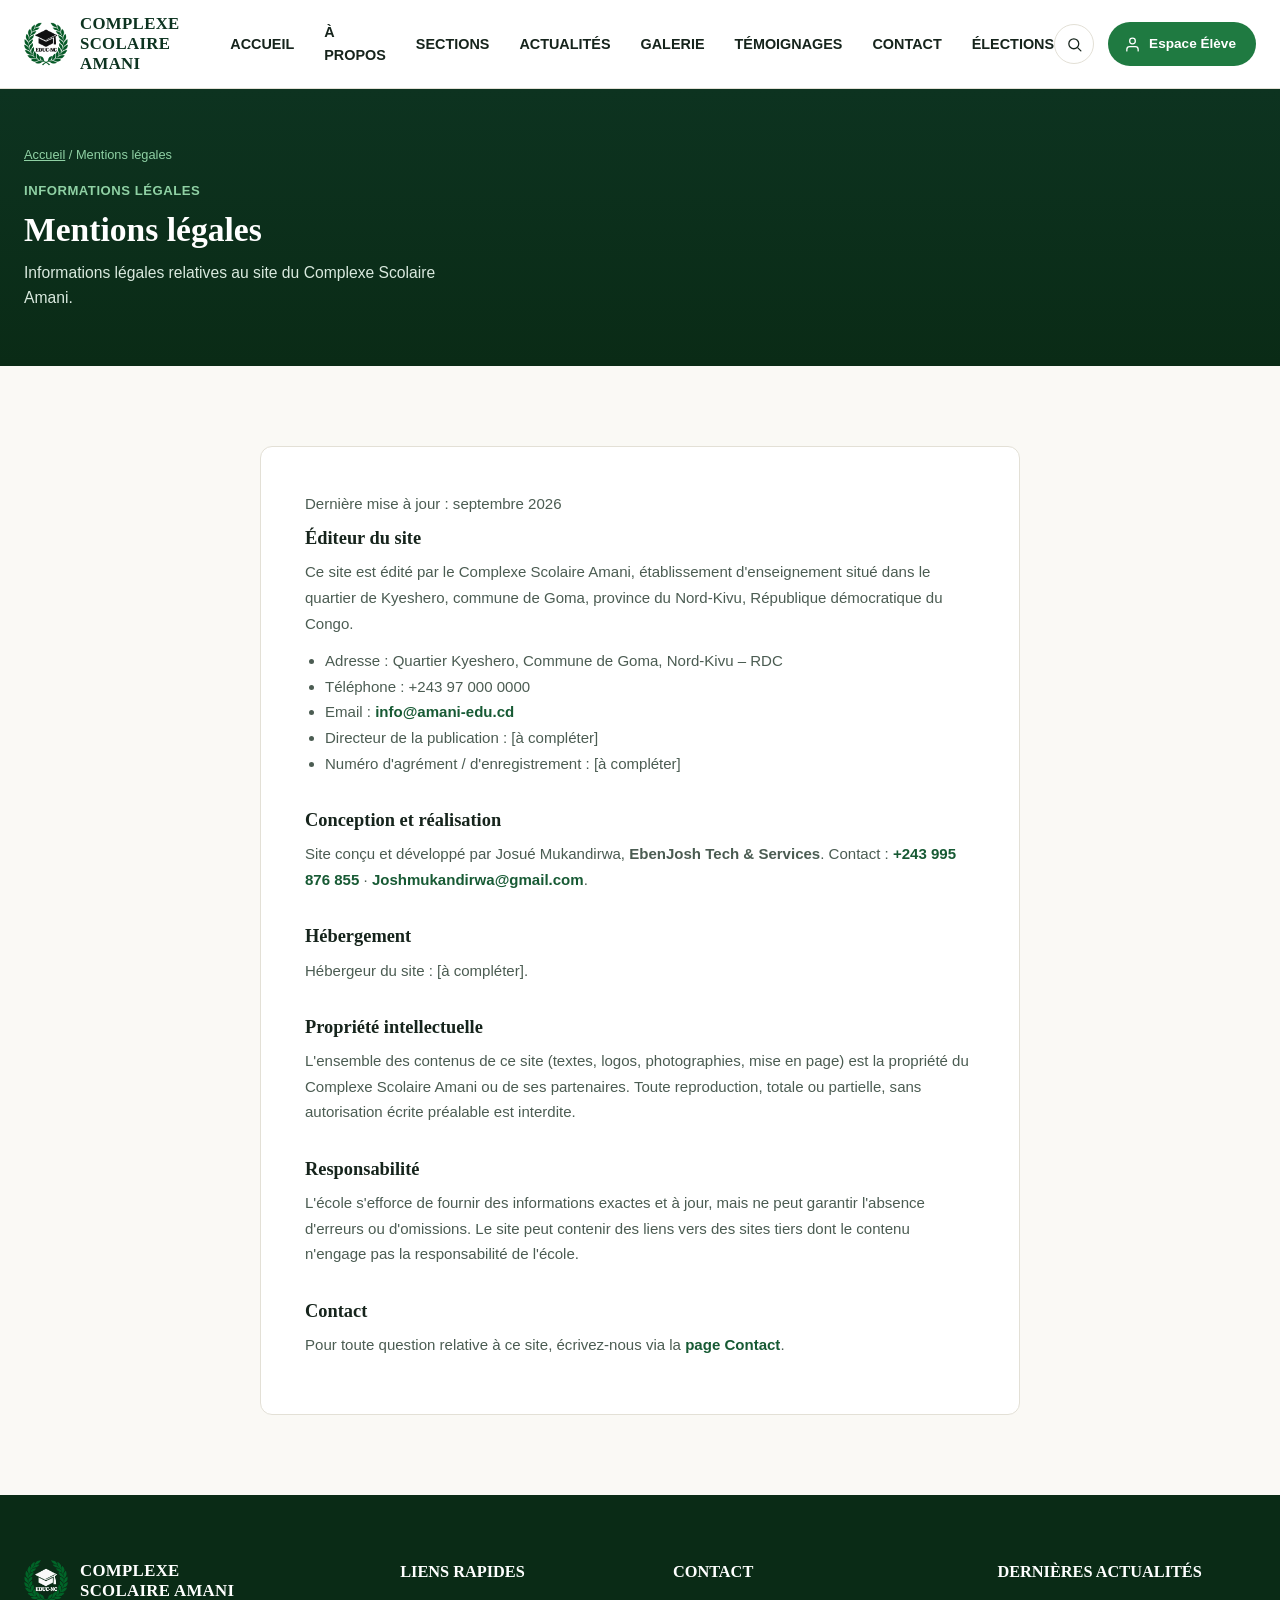
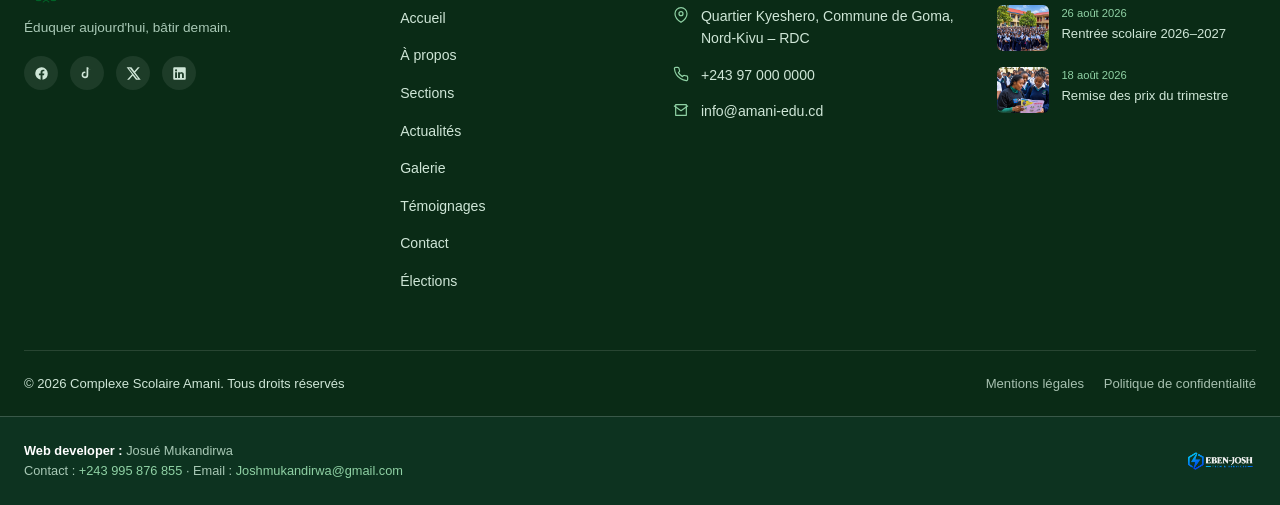
<file: mentions-legales.html>
<!DOCTYPE html>
<html lang="fr">

<head>
  <meta charset="UTF-8">
  <meta name="viewport" content="width=device-width, initial-scale=1.0">
  <title>Mentions légales — Complexe Scolaire Amani</title>
  <meta name="description" content="Mentions légales du site du Complexe Scolaire Amani.">
  <link rel="icon" type="image/png" href="assets/logo-ecole1.png">
  <link rel="stylesheet" href="css/common.css">
  <link rel="stylesheet" href="css/legal.css">
</head>

<body>

  <!-- ===== SPRITE D'ICÔNES (aucune image externe, aucun emoji) ===== -->
  <svg width="0" height="0" style="position:absolute" aria-hidden="true">
    <defs>
      <symbol id="icon-phone" viewBox="0 0 24 24">
        <path
          d="M22 16.92v3a2 2 0 0 1-2.18 2 19.79 19.79 0 0 1-8.63-3.07 19.5 19.5 0 0 1-6-6 19.79 19.79 0 0 1-3.07-8.67A2 2 0 0 1 4.11 2h3a2 2 0 0 1 2 1.72c.13.96.36 1.9.7 2.81a2 2 0 0 1-.45 2.11L8.09 9.91a16 16 0 0 0 6 6l1.27-1.27a2 2 0 0 1 2.11-.45c.91.34 1.85.57 2.81.7A2 2 0 0 1 22 16.92z" />
      </symbol>
      <symbol id="icon-mail" viewBox="0 0 24 24">
        <path d="M4 4h16v16H4z" />
        <path d="m22 6-10 7L2 6" />
      </symbol>
      <symbol id="icon-pin" viewBox="0 0 24 24">
        <path d="M21 10c0 7-9 13-9 13s-9-6-9-13a9 9 0 0 1 18 0z" />
        <circle cx="12" cy="10" r="3" />
      </symbol>
      <symbol id="icon-facebook" viewBox="0 0 24 24" stroke="none">
        <path
          d="M22 12a10 10 0 1 0-11.5 9.9v-7H7.9V12h2.6V9.8c0-2.6 1.5-4 3.9-4 1.1 0 2.2.2 2.2.2v2.5h-1.3c-1.3 0-1.7.8-1.7 1.6V12h2.9l-.5 2.9h-2.4v7A10 10 0 0 0 22 12z" />
      </symbol>
      <symbol id="icon-x" viewBox="0 0 24 24" stroke="none">
        <path d="M18.9 2H22l-7.4 8.4L23.5 22H16l-5.2-6.8L4.9 22H1.8l7.9-9L1 2h7.7l4.7 6.2zm-1.2 18h1.7L6.4 3.9H4.6z" />
      </symbol>
      <symbol id="icon-linkedin" viewBox="0 0 24 24" stroke="none">
        <path
          d="M20.5 2h-17A1.5 1.5 0 0 0 2 3.5v17A1.5 1.5 0 0 0 3.5 22h17a1.5 1.5 0 0 0 1.5-1.5v-17A1.5 1.5 0 0 0 20.5 2zM8 19H5v-9h3zM6.5 8.7A1.7 1.7 0 1 1 6.5 5.3a1.7 1.7 0 0 1 0 3.4zM19 19h-3v-4.6c0-1.1 0-2.5-1.5-2.5s-1.8 1.2-1.8 2.4V19h-3v-9h2.9v1.3a3.1 3.1 0 0 1 2.8-1.5c3 0 3.6 2 3.6 4.5z" />
      </symbol>
      <symbol id="icon-tiktok" viewBox="0 0 24 24" stroke="none">
        <path
          d="M16.6 5.8a4.8 4.8 0 0 1-3.4-1.4v9.9a5.3 5.3 0 1 1-4.6-5.3v2.6a2.7 2.7 0 1 0 1.9 2.6V2h2.6a4.8 4.8 0 0 0 3.5 4.4z" />
      </symbol>
      <symbol id="icon-search" viewBox="0 0 24 24">
        <circle cx="11" cy="11" r="7" />
        <path d="m21 21-4.3-4.3" />
      </symbol>
      <symbol id="icon-user" viewBox="0 0 24 24">
        <path d="M20 21v-2a4 4 0 0 0-4-4H8a4 4 0 0 0-4 4v2" />
        <circle cx="12" cy="7" r="4" />
      </symbol>
      <symbol id="icon-quote" viewBox="0 0 24 24" stroke="none">
        <path
          d="M9.6 5C6 6.3 3.6 9.6 3.6 13.3c0 3 1.9 5.3 4.4 5.3 2 0 3.5-1.5 3.5-3.5 0-1.8-1.2-3.2-3-3.4.4-2 2.1-3.6 4-4.3zm10.8 0c-3.6 1.3-6 4.6-6 8.3 0 3 1.9 5.3 4.4 5.3 2 0 3.5-1.5 3.5-3.5 0-1.8-1.2-3.2-3-3.4.4-2 2.1-3.6 4-4.3z" />
      </symbol>
      <symbol id="icon-chevron-left" viewBox="0 0 24 24">
        <path d="M15 18 9 12l6-6" />
      </symbol>
      <symbol id="icon-chevron-right" viewBox="0 0 24 24">
        <path d="M9 18l6-6-6-6" />
      </symbol>
    </defs>
  </svg>

  <!-- ===== HEADER (identique à l'index — modifs à faire dans le HTML de chaque page + css/common.css pour le style) ===== -->
  <header class="site">
    <div class="nav-wrap">
      <a class="brand" href="index.html">
        <img src="assets/logo-ecole.png" alt="Complexe Scolaire Amani">
        <div class="brand-text">
          <div class="name">COMPLEXE SCOLAIRE AMANI</div>
        </div>
      </a>
      <nav class="main-nav">
        <a href="index.html#accueil">ACCUEIL</a>
        <a href="apropos.html">À PROPOS</a>
        <a href="sections.html">SECTIONS</a>
        <a href="actualites.html">ACTUALITÉS</a>
        <a href="galerie.html">GALERIE</a>
        <a href="temoignages.html">TÉMOIGNAGES</a>
        <a href="contact.html">CONTACT</a>
        <a href="vote/vote.html">ÉLECTIONS</a>
      </nav>
      <div class="nav-cta">
        <button class="icon-btn" id="searchToggle" aria-label="Rechercher" title="Rechercher">
          <svg class="icon">
            <use href="#icon-search" />
          </svg>
        </button>
        <a class="btn-espace" href="espace.html">
          <svg class="icon">
            <use href="#icon-user" />
          </svg>
          <span>Espace Élève</span>
        </a>
        <button class="menu-toggle" aria-label="Menu"><span></span><span></span><span></span></button>
      </div>
    </div>
    <div class="search-panel" id="searchPanel">
      <div class="wrap">
        <svg class="icon">
          <use href="#icon-search" />
        </svg>
        <input type="text" placeholder="Rechercher sur le site… puis Entrée" aria-label="Rechercher">
        <button id="searchClose" aria-label="Fermer">&times;</button>
      </div>
      <p class="wrap search-msg" id="searchMsg"></p>
    </div>
  </header>

  <!-- ===== BANDEAU DE TITRE ===== -->
  <section class="page-hero">
    <div class="wrap">
      <p class="breadcrumb"><a href="index.html">Accueil</a> / Mentions légales</p>
      <div class="eyebrow">INFORMATIONS LÉGALES</div>
      <h1>Mentions légales</h1>
      <p>Informations légales relatives au site du Complexe Scolaire Amani.</p>
    </div>
  </section>

  <!-- ===== CONTENU ===== -->
  <section class="legal-section">
    <div class="wrap">
      <div class="legal-content reveal">
        <p class="legal-updated">Dernière mise à jour&nbsp;: septembre 2026</p>
        <h2>Éditeur du site</h2>
        <p>Ce site est édité par le Complexe Scolaire Amani, établissement d'enseignement situé dans le quartier de
          Kyeshero, commune de Goma, province du Nord-Kivu, République démocratique du Congo.</p>
        <ul>
          <li>Adresse&nbsp;: Quartier Kyeshero, Commune de Goma, Nord-Kivu – RDC</li>
          <li>Téléphone&nbsp;: +243 97 000 0000</li>
          <li>Email&nbsp;: <a href="mailto:info@amani-edu.cd">info@amani-edu.cd</a></li>
          <li>Directeur de la publication&nbsp;: [à compléter]</li>
          <li>Numéro d'agrément / d'enregistrement&nbsp;: [à compléter]</li>
        </ul>
        <h2>Conception et réalisation</h2>
        <p>Site conçu et développé par Josué Mukandirwa, <strong>EbenJosh Tech &amp; Services</strong>. Contact&nbsp;:
          <a href="tel:+243995876855">+243 995 876 855</a> · <a
            href="mailto:Joshmukandirwa@gmail.com">Joshmukandirwa@gmail.com</a>.</p>
        <h2>Hébergement</h2>
        <p>Hébergeur du site&nbsp;: [à compléter].</p>
        <h2>Propriété intellectuelle</h2>
        <p>L'ensemble des contenus de ce site (textes, logos, photographies, mise en page) est la propriété du Complexe
          Scolaire Amani ou de ses partenaires. Toute reproduction, totale ou partielle, sans autorisation écrite
          préalable est interdite.</p>
        <h2>Responsabilité</h2>
        <p>L'école s'efforce de fournir des informations exactes et à jour, mais ne peut garantir l'absence d'erreurs ou
          d'omissions. Le site peut contenir des liens vers des sites tiers dont le contenu n'engage pas la
          responsabilité de l'école.</p>
        <h2>Contact</h2>
        <p>Pour toute question relative à ce site, écrivez-nous via la <a href="contact.html">page Contact</a>.</p>
      </div>
    </div>
  </section>

  <!-- ===== FOOTER (identique à l'index — modifs à faire dans le HTML de chaque page + css/common.css pour le style) ===== -->
  <footer class="site">
    <div class="wrap">
      <div class="footer-grid">
        <div class="reveal footer-brand">
          <a class="brand" href="index.html">
            <img src="assets/logo-ecole1.png" alt="Complexe Scolaire Amani">
            <div class="brand-text">
              <div class="name">COMPLEXE SCOLAIRE AMANI</div>
            </div>
          </a>
          <p class="footer-tagline">Éduquer aujourd'hui, bâtir demain.</p>
          <div class="foot-social">
            <a href="#" class="ext-link" aria-label="Facebook"><svg class="icon">
                <use href="#icon-facebook" />
              </svg></a>
            <a href="#" class="ext-link" aria-label="TikTok"><svg class="icon">
                <use href="#icon-tiktok" />
              </svg></a>
            <a href="#" class="ext-link" aria-label="X"><svg class="icon">
                <use href="#icon-x" />
              </svg></a>
            <a href="#" class="ext-link" aria-label="LinkedIn"><svg class="icon">
                <use href="#icon-linkedin" />
              </svg></a>
          </div>
        </div>

        <div class="reveal reveal-delay-1">
          <h5>LIENS RAPIDES</h5>
          <ul class="foot-links">
            <li><a href="index.html#accueil">Accueil</a></li>
            <li><a href="apropos.html">À propos</a></li>
            <li><a href="sections.html">Sections</a></li>
            <li><a href="actualites.html">Actualités</a></li>
            <li><a href="galerie.html">Galerie</a></li>
            <li><a href="temoignages.html">Témoignages</a></li>
            <li><a href="contact.html">Contact</a></li>
              <li><a href="vote/vote.html">Élections</a></li>
          </ul>
        </div>

        <div class="reveal reveal-delay-2">
          <h5>CONTACT</h5>
          <ul class="foot-contact">
            <li><svg class="icon">
                <use href="#icon-pin" />
              </svg> Quartier Kyeshero, Commune de Goma, Nord-Kivu – RDC</li>
            <li><svg class="icon">
                <use href="#icon-phone" />
              </svg> +243 97 000 0000</li>
            <li><svg class="icon">
                <use href="#icon-mail" />
              </svg> info@amani-edu.cd</li>
          </ul>
        </div>

        <div class="reveal reveal-delay-3">
          <h5>DERNIÈRES ACTUALITÉS</h5>
          <div class="news-item">
            <img src="assets/photos/amani-group.jpeg" alt="">
            <div>
              <div class="date">26 août 2026</div>
              <p>Rentrée scolaire 2026–2027</p>
            </div>
          </div>
          <div class="news-item">
            <img src="assets/photos/amani-reading.jpeg" alt="">
            <div>
              <div class="date">18 août 2026</div>
              <p>Remise des prix du trimestre</p>
            </div>
          </div>
        </div>
      </div>

      <div class="footer-bottom">
          <span>&copy; 2026 Complexe Scolaire Amani. Tous droits réservés</span>
          <span class="legal">
            <a href="mentions-legales.html">Mentions légales</a>
            <a href="confidentialite.html">Politique de confidentialité</a>
          </span>
        </div>
    </div>

    <div class="credit-bar">
      <div class="wrap">
        <div class="credit-text">
          <strong>Web developer :</strong> Josué Mukandirwa<br>
          Contact : <a href="tel:+243995876855">+243 995 876 855</a> ·
          Email : <a href="mailto:Joshmukandirwa@gmail.com">Joshmukandirwa@gmail.com</a>
        </div>
        <a class="credit-logo ext-link" href="#" aria-label="EbenJosh Tech & Services">
          <img src="assets/ebenjosh-logo.png" alt="EbenJosh Tech & Services">
        </a>
      </div>
    </div>
  </footer>

  <script src="js/common.js"></script>
</body>

</html>
</file>
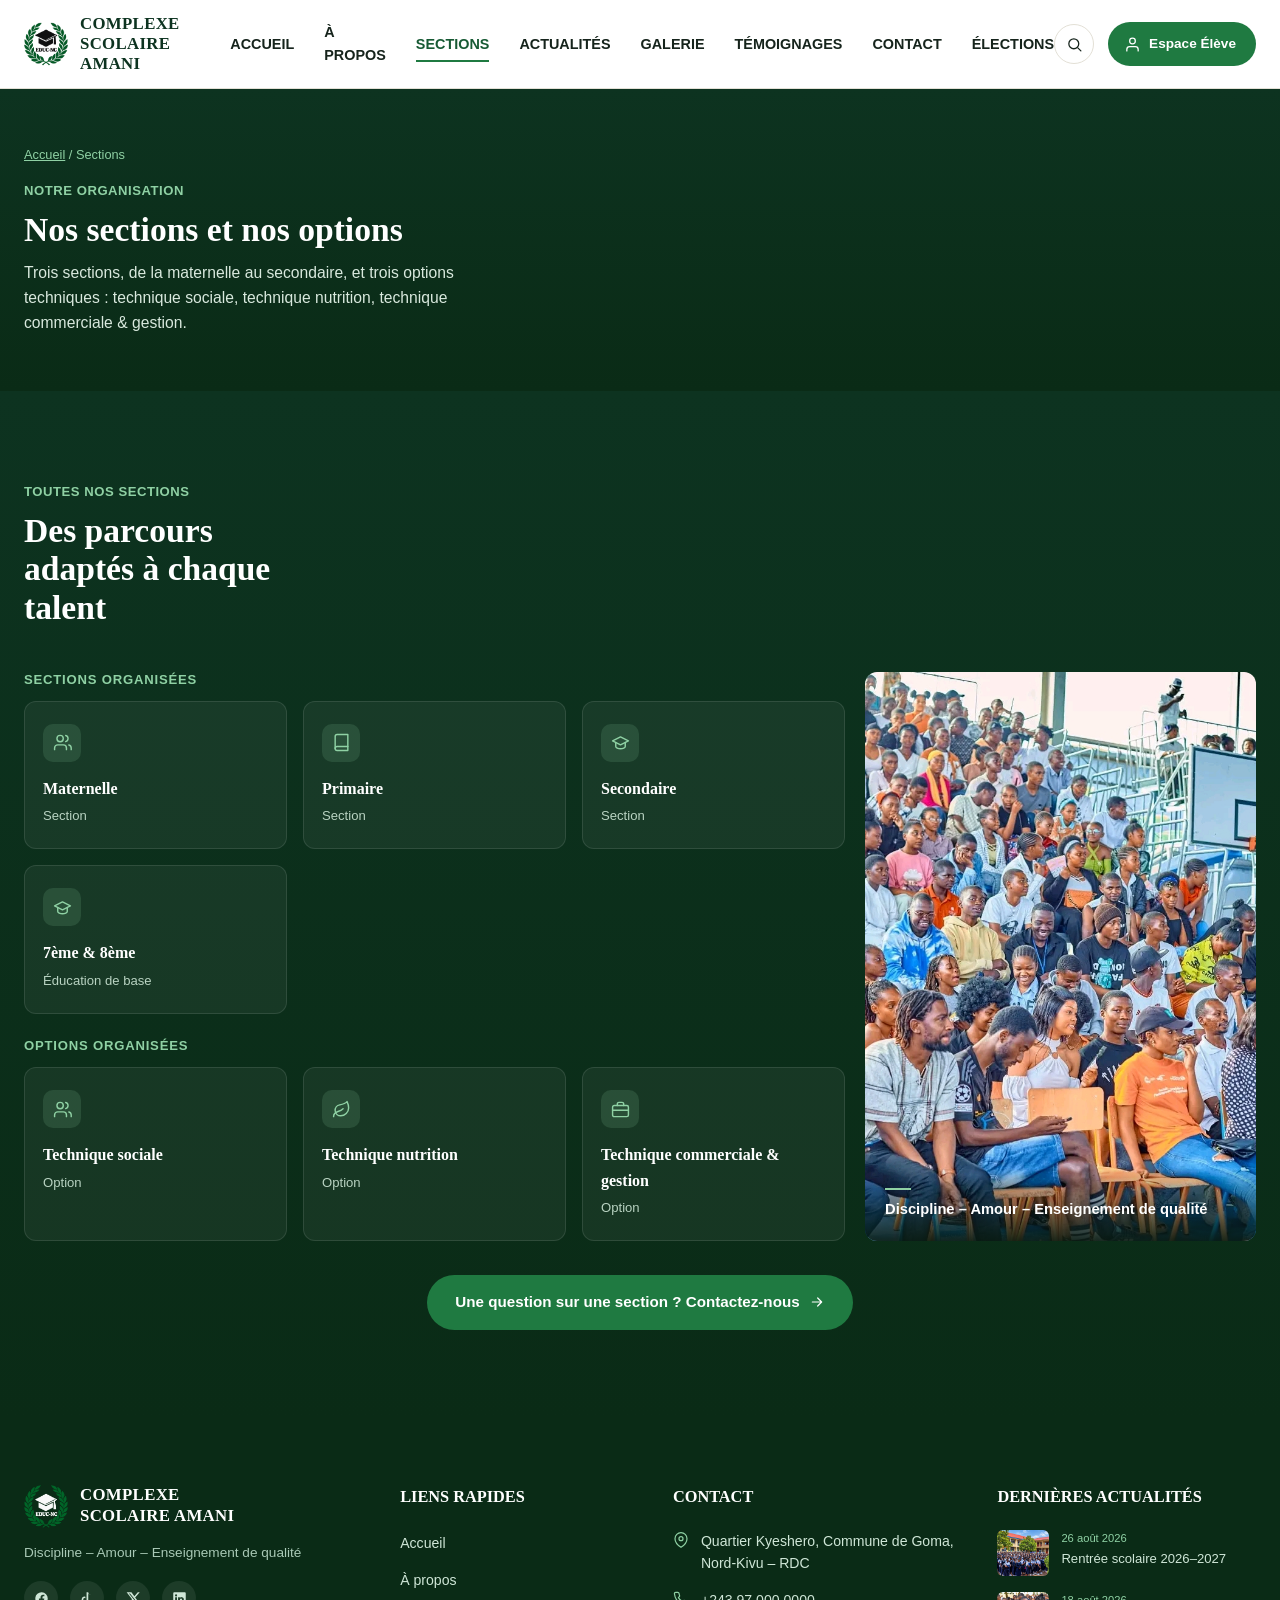
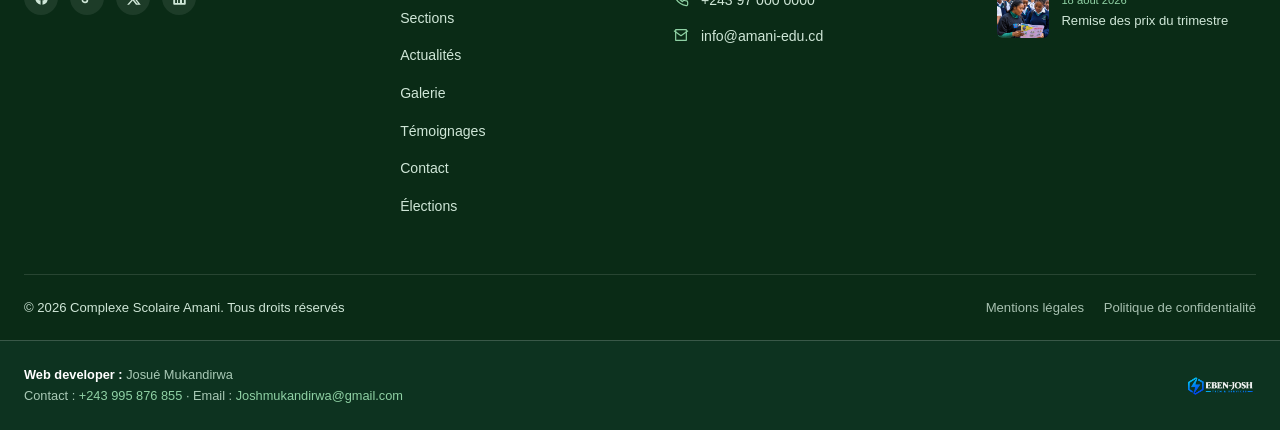
<file: sections.html>
<!DOCTYPE html>
<html lang="fr">

<head>
  <meta charset="UTF-8">
  <meta name="viewport" content="width=device-width, initial-scale=1.0">
  <title>Sections — Complexe Scolaire Amani</title>
  <meta name="description" content="Sections et options du Complexe Scolaire Amani, Nord-Kivu (RDC) : maternelle, primaire, secondaire, technique sociale, technique nutrition, technique commerciale et gestion.">
  <meta name="theme-color" content="#0a2b16">
  <link rel="icon" type="image/png" href="assets/logo-ecole1.png">
  <link rel="stylesheet" href="css/common.css">
  <link rel="stylesheet" href="css/index.css">
</head>

<body>

  <!-- ===== SPRITE D'ICÔNES (aucune image externe, aucun emoji) ===== -->
  <svg width="0" height="0" style="position:absolute" aria-hidden="true">
    <defs>
      <symbol id="icon-phone" viewBox="0 0 24 24">
        <path
          d="M22 16.92v3a2 2 0 0 1-2.18 2 19.79 19.79 0 0 1-8.63-3.07 19.5 19.5 0 0 1-6-6 19.79 19.79 0 0 1-3.07-8.67A2 2 0 0 1 4.11 2h3a2 2 0 0 1 2 1.72c.13.96.36 1.9.7 2.81a2 2 0 0 1-.45 2.11L8.09 9.91a16 16 0 0 0 6 6l1.27-1.27a2 2 0 0 1 2.11-.45c.91.34 1.85.57 2.81.7A2 2 0 0 1 22 16.92z" />
      </symbol>
      <symbol id="icon-mail" viewBox="0 0 24 24">
        <path d="M4 4h16v16H4z" />
        <path d="m22 6-10 7L2 6" />
      </symbol>
      <symbol id="icon-pin" viewBox="0 0 24 24">
        <path d="M21 10c0 7-9 13-9 13s-9-6-9-13a9 9 0 0 1 18 0z" />
        <circle cx="12" cy="10" r="3" />
      </symbol>
      <symbol id="icon-facebook" viewBox="0 0 24 24" stroke="none">
        <path
          d="M22 12a10 10 0 1 0-11.5 9.9v-7H7.9V12h2.6V9.8c0-2.6 1.5-4 3.9-4 1.1 0 2.2.2 2.2.2v2.5h-1.3c-1.3 0-1.7.8-1.7 1.6V12h2.9l-.5 2.9h-2.4v7A10 10 0 0 0 22 12z" />
      </symbol>
      <symbol id="icon-youtube" viewBox="0 0 24 24" stroke="none">
        <path
          d="M23.5 6.2a3 3 0 0 0-2.1-2.1C19.4 3.5 12 3.5 12 3.5s-7.4 0-9.4.6A3 3 0 0 0 .5 6.2 31 31 0 0 0 0 12a31 31 0 0 0 .5 5.8 3 3 0 0 0 2.1 2.1c2 .6 9.4.6 9.4.6s7.4 0 9.4-.6a3 3 0 0 0 2.1-2.1A31 31 0 0 0 24 12a31 31 0 0 0-.5-5.8zM9.6 15.6V8.4l6.3 3.6z" />
      </symbol>
      <symbol id="icon-x" viewBox="0 0 24 24" stroke="none">
        <path d="M18.9 2H22l-7.4 8.4L23.5 22H16l-5.2-6.8L4.9 22H1.8l7.9-9L1 2h7.7l4.7 6.2zm-1.2 18h1.7L6.4 3.9H4.6z" />
      </symbol>
      <symbol id="icon-linkedin" viewBox="0 0 24 24" stroke="none">
        <path
          d="M20.5 2h-17A1.5 1.5 0 0 0 2 3.5v17A1.5 1.5 0 0 0 3.5 22h17a1.5 1.5 0 0 0 1.5-1.5v-17A1.5 1.5 0 0 0 20.5 2zM8 19H5v-9h3zM6.5 8.7A1.7 1.7 0 1 1 6.5 5.3a1.7 1.7 0 0 1 0 3.4zM19 19h-3v-4.6c0-1.1 0-2.5-1.5-2.5s-1.8 1.2-1.8 2.4V19h-3v-9h2.9v1.3a3.1 3.1 0 0 1 2.8-1.5c3 0 3.6 2 3.6 4.5z" />
      </symbol>
      <symbol id="icon-tiktok" viewBox="0 0 24 24" stroke="none">
        <path
          d="M16.6 5.8a4.8 4.8 0 0 1-3.4-1.4v9.9a5.3 5.3 0 1 1-4.6-5.3v2.6a2.7 2.7 0 1 0 1.9 2.6V2h2.6a4.8 4.8 0 0 0 3.5 4.4z" />
      </symbol>
      <symbol id="icon-cap" viewBox="0 0 24 24">
        <path d="M22 10 12 5 2 10l10 5 10-5z" />
        <path d="M6 12v5c0 1.5 3 3 6 3s6-1.5 6-3v-5" />
      </symbol>
      <symbol id="icon-heart-hands" viewBox="0 0 24 24">
        <path d="M17 21v-2a4 4 0 0 0-4-4H6a4 4 0 0 0-4 4v2" />
        <circle cx="9" cy="7" r="4" />
        <path d="M23 21v-2a4 4 0 0 0-3-3.87" />
        <path d="M16 3.13a4 4 0 0 1 0 7.75" />
      </symbol>
      <symbol id="icon-building" viewBox="0 0 24 24">
        <path d="M3 21h18" />
        <path d="M5 21V7l7-4 7 4v14" />
        <path d="M9 9h1M14 9h1M9 13h1M14 13h1M9 17h1M14 17h1" />
      </symbol>
      <symbol id="icon-check-circle" viewBox="0 0 24 24">
        <path d="m9 12 2 2 4-4" />
        <circle cx="12" cy="12" r="10" />
      </symbol>
      <symbol id="icon-play" viewBox="0 0 24 24" stroke="none">
        <circle cx="12" cy="12" r="10" fill="none" stroke="currentColor" stroke-width="1.8" />
        <path d="M10 8.5v7l6-3.5z" />
      </symbol>
      <symbol id="icon-arrow-right" viewBox="0 0 24 24">
        <path d="M5 12h14M13 6l6 6-6 6" />
      </symbol>
      <symbol id="icon-clock" viewBox="0 0 24 24">
        <circle cx="12" cy="12" r="9" />
        <path d="M12 8v4l3 3" />
      </symbol>
      <symbol id="icon-users" viewBox="0 0 24 24">
        <path d="M17 21v-2a4 4 0 0 0-4-4H6a4 4 0 0 0-4 4v2" />
        <circle cx="9" cy="7" r="4" />
        <path d="M23 21v-2a4 4 0 0 0-3-3.87" />
        <path d="M16 3.13a4 4 0 0 1 0 7.75" />
      </symbol>
      <symbol id="icon-book-open" viewBox="0 0 24 24">
        <path d="M4 19.5A2.5 2.5 0 0 1 6.5 17H20" />
        <path d="M6.5 2H20v20H6.5A2.5 2.5 0 0 1 4 19.5v-15A2.5 2.5 0 0 1 6.5 2z" />
      </symbol>
      <symbol id="icon-bolt" viewBox="0 0 24 24">
        <path d="M13 2 3 14h7l-1 8 11-14h-8l1-6z" />
      </symbol>
      <symbol id="icon-gear" viewBox="0 0 24 24">
        <circle cx="12" cy="12" r="3" />
        <path
          d="M19.4 15a1.65 1.65 0 0 0 .33 1.82l.06.06a2 2 0 1 1-2.83 2.83l-.06-.06a1.65 1.65 0 0 0-1.82-.33 1.65 1.65 0 0 0-1 1.51V21a2 2 0 0 1-4 0v-.09A1.65 1.65 0 0 0 9 19.4a1.65 1.65 0 0 0-1.82.33l-.06.06a2 2 0 1 1-2.83-2.83l.06-.06A1.65 1.65 0 0 0 4.6 15a1.65 1.65 0 0 0-1.51-1H3a2 2 0 0 1 0-4h.09A1.65 1.65 0 0 0 4.6 9a1.65 1.65 0 0 0-.33-1.82l-.06-.06a2 2 0 1 1 2.83-2.83l.06.06A1.65 1.65 0 0 0 9 4.6a1.65 1.65 0 0 0 1-1.51V3a2 2 0 0 1 4 0v.09a1.65 1.65 0 0 0 1 1.51 1.65 1.65 0 0 0 1.82-.33l.06-.06a2 2 0 1 1 2.83 2.83l-.06.06A1.65 1.65 0 0 0 19.4 9a1.65 1.65 0 0 0 1.51 1H21a2 2 0 0 1 0 4h-.09a1.65 1.65 0 0 0-1.51 1z" />
      </symbol>
      <symbol id="icon-hammer" viewBox="0 0 24 24">
        <path d="M2 22h20" />
        <path d="M4 22V10l8-6 8 6v12" />
        <path d="M9 22v-6h6v6" />
      </symbol>
      <symbol id="icon-target" viewBox="0 0 24 24">
        <circle cx="12" cy="12" r="10" />
        <circle cx="12" cy="12" r="6" />
        <circle cx="12" cy="12" r="2" />
      </symbol>
      <symbol id="icon-shield" viewBox="0 0 24 24">
        <path d="M12 2 3 6v6c0 5 3.8 9.4 9 10 5.2-.6 9-5 9-10V6l-9-4z" />
      </symbol>
      <symbol id="icon-layers" viewBox="0 0 24 24">
        <path d="M12 2 2 7l10 5 10-5-10-5z" />
        <path d="M2 17l10 5 10-5M2 12l10 5 10-5" />
      </symbol>
      <symbol id="icon-search" viewBox="0 0 24 24">
        <circle cx="11" cy="11" r="7" />
        <path d="m21 21-4.3-4.3" />
      </symbol>
      <symbol id="icon-user" viewBox="0 0 24 24">
        <path d="M20 21v-2a4 4 0 0 0-4-4H8a4 4 0 0 0-4 4v2" />
        <circle cx="12" cy="7" r="4" />
      </symbol>
      <symbol id="icon-lock" viewBox="0 0 24 24">
        <rect x="3" y="11" width="18" height="11" rx="2" />
        <path d="M7 11V7a5 5 0 0 1 10 0v4" />
      </symbol>
      <symbol id="icon-eye" viewBox="0 0 24 24">
        <path d="M1 12s4-8 11-8 11 8 11 8-4 8-11 8-11-8-11-8z" />
        <circle cx="12" cy="12" r="3" />
      </symbol>
      <symbol id="icon-image" viewBox="0 0 24 24">
        <rect x="3" y="3" width="18" height="18" rx="2" />
        <circle cx="8.5" cy="8.5" r="1.5" />
        <path d="m21 15-5-5L5 21" />
      </symbol>
      <symbol id="icon-quote" viewBox="0 0 24 24" stroke="none">
        <path
          d="M9.6 5C6 6.3 3.6 9.6 3.6 13.3c0 3 1.9 5.3 4.4 5.3 2 0 3.5-1.5 3.5-3.5 0-1.8-1.2-3.2-3-3.4.4-2 2.1-3.6 4-4.3zm10.8 0c-3.6 1.3-6 4.6-6 8.3 0 3 1.9 5.3 4.4 5.3 2 0 3.5-1.5 3.5-3.5 0-1.8-1.2-3.2-3-3.4.4-2 2.1-3.6 4-4.3z" />
      </symbol>
      <symbol id="icon-chevron-left" viewBox="0 0 24 24">
        <path d="M15 18 9 12l6-6" />
      </symbol>
      <symbol id="icon-chevron-right" viewBox="0 0 24 24">
        <path d="M9 18l6-6-6-6" />
      </symbol>
      <symbol id="icon-results" viewBox="0 0 24 24">
        <path d="M9 11l3 3L22 4" />
        <path d="M21 12v7a2 2 0 0 1-2 2H5a2 2 0 0 1-2-2V5a2 2 0 0 1 2-2h11" />
      </symbol>
      <symbol id="icon-doc" viewBox="0 0 24 24">
        <path d="M14 2H6a2 2 0 0 0-2 2v16a2 2 0 0 0 2 2h12a2 2 0 0 0 2-2V8z" />
        <path d="M14 2v6h6" />
      </symbol>
      <symbol id="icon-leaf" viewBox="0 0 24 24">
        <path d="M11 20A7 7 0 0 1 9.8 6.1C15.5 5 17 4.5 19 2c1 2 2 4.2 2 8 0 5.5-4.8 10-10 10z" />
        <path d="M2 21c0-3 1.9-5.4 5.6-6.5C10 13.8 12 13 14 11" />
      </symbol>
      <symbol id="icon-briefcase" viewBox="0 0 24 24">
        <rect x="2" y="7" width="20" height="14" rx="2" />
        <path d="M16 7V5a2 2 0 0 0-2-2h-4a2 2 0 0 0-2 2v2" />
        <path d="M2 13h20" />
      </symbol>
      <symbol id="icon-timetable" viewBox="0 0 24 24">
        <rect x="3" y="4" width="18" height="18" rx="2" />
        <path d="M16 2v4M8 2v4M3 10h18" />
      </symbol>
    </defs>
  </svg>

  <!-- ===== HEADER ===== -->
  <header class="site">
    <div class="nav-wrap">
      <a class="brand" href="index.html">
        <img src="assets/logo-ecole.png" alt="Complexe Scolaire Amani">
        <div class="brand-text">
          <div class="name">COMPLEXE SCOLAIRE AMANI</div>
        </div>
      </a>
      <nav class="main-nav">
        <a href="index.html#accueil">ACCUEIL</a>
        <a href="apropos.html">À PROPOS</a>
        <a href="sections.html" class="active">SECTIONS</a>
        <a href="actualites.html">ACTUALITÉS</a>
        <a href="galerie.html">GALERIE</a>
        <a href="temoignages.html">TÉMOIGNAGES</a>
        <a href="contact.html">CONTACT</a>
        <a href="vote/vote.html">ÉLECTIONS</a>
      </nav>
      <div class="nav-cta">
        <button class="icon-btn" id="searchToggle" aria-label="Rechercher" title="Rechercher">
          <svg class="icon">
            <use href="#icon-search" />
          </svg>
        </button>
        <a class="btn-espace" href="espace.html">
          <svg class="icon">
            <use href="#icon-user" />
          </svg>
          <span>Espace Élève</span>
        </a>
        <button class="menu-toggle" aria-label="Menu" aria-expanded="false"><span></span><span></span><span></span></button>
      </div>
    </div>
    <div class="search-panel" id="searchPanel">
      <div class="wrap">
        <svg class="icon">
          <use href="#icon-search" />
        </svg>
        <input type="text" placeholder="Rechercher sur le site… puis Entrée" aria-label="Rechercher">
        <button id="searchClose" aria-label="Fermer">&times;</button>
      </div>
      <p class="wrap search-msg" id="searchMsg"></p>
    </div>
  </header>

  <!-- ===== BANDEAU DE TITRE ===== -->
  <section class="page-hero">
    <div class="wrap">
      <p class="breadcrumb"><a href="index.html">Accueil</a> / Sections</p>
      <div class="eyebrow">NOTRE ORGANISATION</div>
      <h1>Nos sections et nos options</h1>
      <p>Trois sections, de la maternelle au secondaire, et trois options techniques&nbsp;: technique sociale, technique nutrition, technique commerciale &amp; gestion.</p>
    </div>
  </section>

  <!-- ===== SECTIONS ET OPTIONS ===== -->
  <section class="services" id="sections">
    <div class="wrap">
      <div class="services-head reveal">
        <div>
          <div class="eyebrow">TOUTES NOS SECTIONS</div>
          <h2>Des parcours adaptés à chaque talent</h2>
        </div>
      </div>
      <div class="services-grid">
        <div class="service-groups">
          <h3 class="group-title">Sections organisées</h3>
          <div class="service-cards">
            <div class="service-card reveal">
              <div class="ic"><svg class="icon">
                  <use href="#icon-heart-hands" />
                </svg></div>
              <h4>Maternelle</h4>
              <p>Section</p>
            </div>
            <div class="service-card reveal reveal-delay-1">
              <div class="ic"><svg class="icon">
                  <use href="#icon-book-open" />
                </svg></div>
              <h4>Primaire</h4>
              <p>Section</p>
            </div>
            <div class="service-card reveal reveal-delay-2">
              <div class="ic"><svg class="icon">
                  <use href="#icon-cap" />
                </svg></div>
              <h4>Secondaire</h4>
              <p>Section</p>
            </div>
            <div class="service-card reveal reveal-delay-2">
              <div class="ic"><svg class="icon">
                  <use href="#icon-cap" />
                </svg></div>
              <h4>7ème & 8ème</h4>
              <p> Éducation de base</p>
            </div>
          </div>
          <h3 class="group-title">Options organisées</h3>
          <div class="service-cards">
            <div class="service-card reveal">
              <div class="ic"><svg class="icon">
                  <use href="#icon-users" />
                </svg></div>
              <h4>Technique sociale</h4>
              <p>Option</p>
            </div>
            <div class="service-card reveal reveal-delay-1">
              <div class="ic"><svg class="icon">
                  <use href="#icon-leaf" />
                </svg></div>
              <h4>Technique nutrition</h4>
              <p>Option</p>
            </div>
            <div class="service-card reveal reveal-delay-2">
              <div class="ic"><svg class="icon">
                  <use href="#icon-briefcase" />
                </svg></div>
              <h4>Technique commerciale &amp; gestion</h4>
              <p>Option</p>
            </div>
          </div>
        </div>
        <div class="service-photo reveal reveal-delay-3">
          <img src="assets/photos/amani-crowd.jpg" alt="Élèves du Complexe Scolaire Amani">
          <div class="cap"><span></span>Discipline – Amour – Enseignement de qualité</div>
        </div>
      </div>
      <p class="reveal" style="margin-top:34px; text-align:center;"><a class="btn btn-primary" href="contact.html">Une
          question sur une section&nbsp;? Contactez-nous <svg class="icon">
            <use href="#icon-arrow-right" />
          </svg></a></p>
    </div>
  </section>

  <!-- ===== FOOTER ===== -->
  <footer class="site">
      <div class="wrap">
        <div class="footer-grid">
          <div class="reveal footer-brand">
            <a class="brand" href="index.html">
              <img src="assets/logo-ecole1.png" alt="Complexe Scolaire Amani">
              <div class="brand-text">
                <div class="name">COMPLEXE SCOLAIRE AMANI</div>
              </div>
            </a>
            <p class="footer-tagline">Discipline – Amour – Enseignement de qualité</p>
            <div class="foot-social">
              <a href="#" class="ext-link" aria-label="Facebook"><svg class="icon">
                  <use href="#icon-facebook" />
                </svg></a>
              <a href="#" class="ext-link" aria-label="TikTok"><svg class="icon">
                  <use href="#icon-tiktok" />
                </svg></a>
              <a href="#" class="ext-link" aria-label="X"><svg class="icon">
                  <use href="#icon-x" />
                </svg></a>
              <a href="#" class="ext-link" aria-label="LinkedIn"><svg class="icon">
                  <use href="#icon-linkedin" />
                </svg></a>
            </div>
          </div>

          <div class="reveal reveal-delay-1">
            <h5>LIENS RAPIDES</h5>
            <ul class="foot-links">
              <li><a href="index.html">Accueil</a></li>
              <li><a href="apropos.html">À propos</a></li>
              <li><a href="sections.html" class="active">Sections</a></li>
              <li><a href="actualites.html">Actualités</a></li>
              <li><a href="galerie.html">Galerie</a></li>
              <li><a href="temoignages.html">Témoignages</a></li>
              <li><a href="contact.html">Contact</a></li>
              <li><a href="vote/vote.html">Élections</a></li>
            </ul>
          </div>

          <div class="reveal reveal-delay-2">
            <h5>CONTACT</h5>
            <ul class="foot-contact">
              <li><svg class="icon">
                  <use href="#icon-pin" />
                </svg> Quartier Kyeshero, Commune de Goma, Nord-Kivu – RDC</li>
              <li><svg class="icon">
                  <use href="#icon-phone" />
                </svg> +243 97 000 0000</li>
              <li><svg class="icon">
                  <use href="#icon-mail" />
                </svg> info@amani-edu.cd</li>
            </ul>
          </div>

          <div class="reveal reveal-delay-3">
            <h5>DERNIÈRES ACTUALITÉS</h5>
            <div class="news-item">
              <img src="assets/photos/amani-group.jpeg" alt="">
              <div>
                <div class="date">26 août 2026</div>
                <p>Rentrée scolaire 2026–2027</p>
              </div>
            </div>
            <div class="news-item">
              <img src="assets/photos/amani-reading.jpeg" alt="">
              <div>
                <div class="date">18 août 2026</div>
                <p>Remise des prix du trimestre</p>
              </div>
            </div>
          </div>
        </div>

        <div class="footer-bottom">
          <span>&copy; 2026 Complexe Scolaire Amani. Tous droits réservés</span>
          <span class="legal">
            <a href="mentions-legales.html">Mentions légales</a>
            <a href="confidentialite.html">Politique de confidentialité</a>
          </span>
        </div>
      </div>

      <div class="credit-bar">
        <div class="wrap">
          <div class="credit-text">
            <strong>Web developer :</strong> Josué Mukandirwa<br>
            Contact : <a href="tel:+243995876855">+243 995 876 855</a> ·
            Email : <a href="mailto:Joshmukandirwa@gmail.com">Joshmukandirwa@gmail.com</a>
          </div>
          <a class="credit-logo ext-link" href="#" aria-label="EbenJosh Tech & Services">
            <img src="assets/ebenjosh-logo.png" alt="EbenJosh Tech & Services">
          </a>
        </div>
      </div>
    </footer>

  <script src="js/common.js"></script>
</body>

</html>
</file>
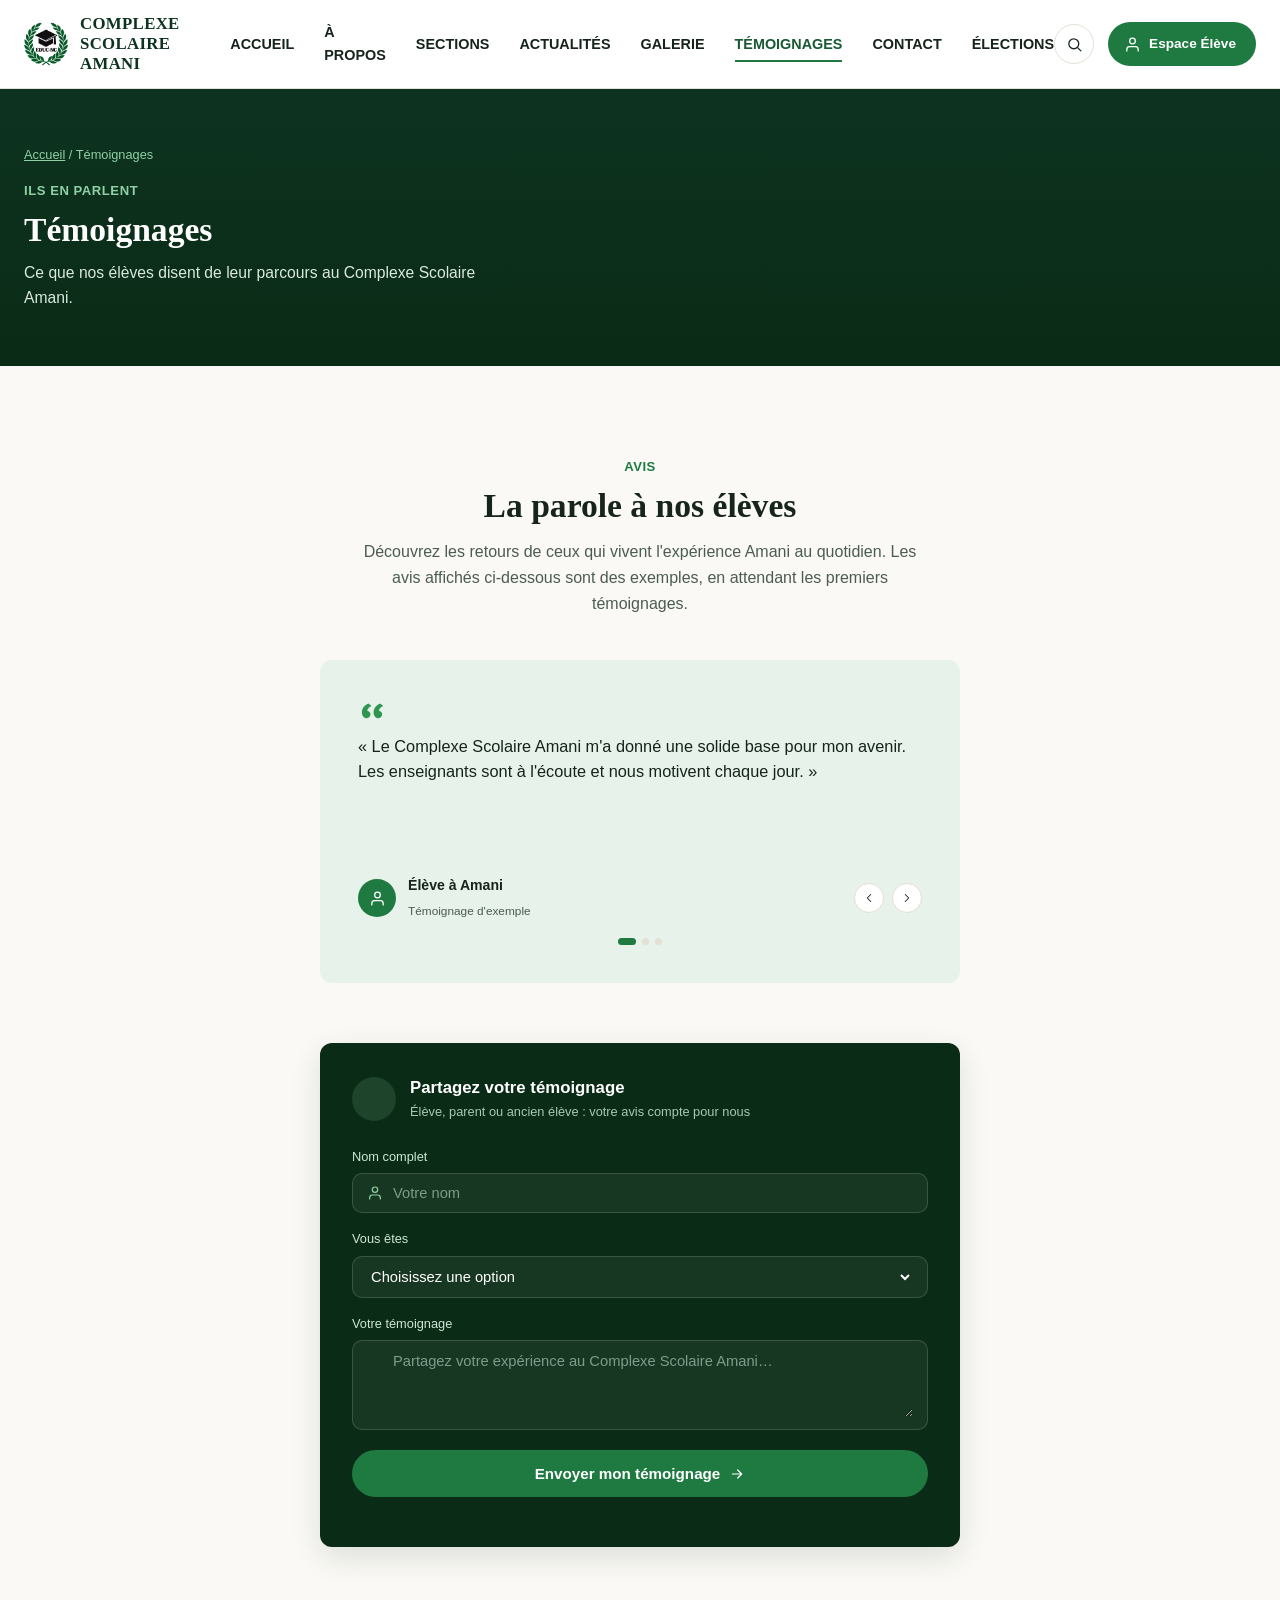
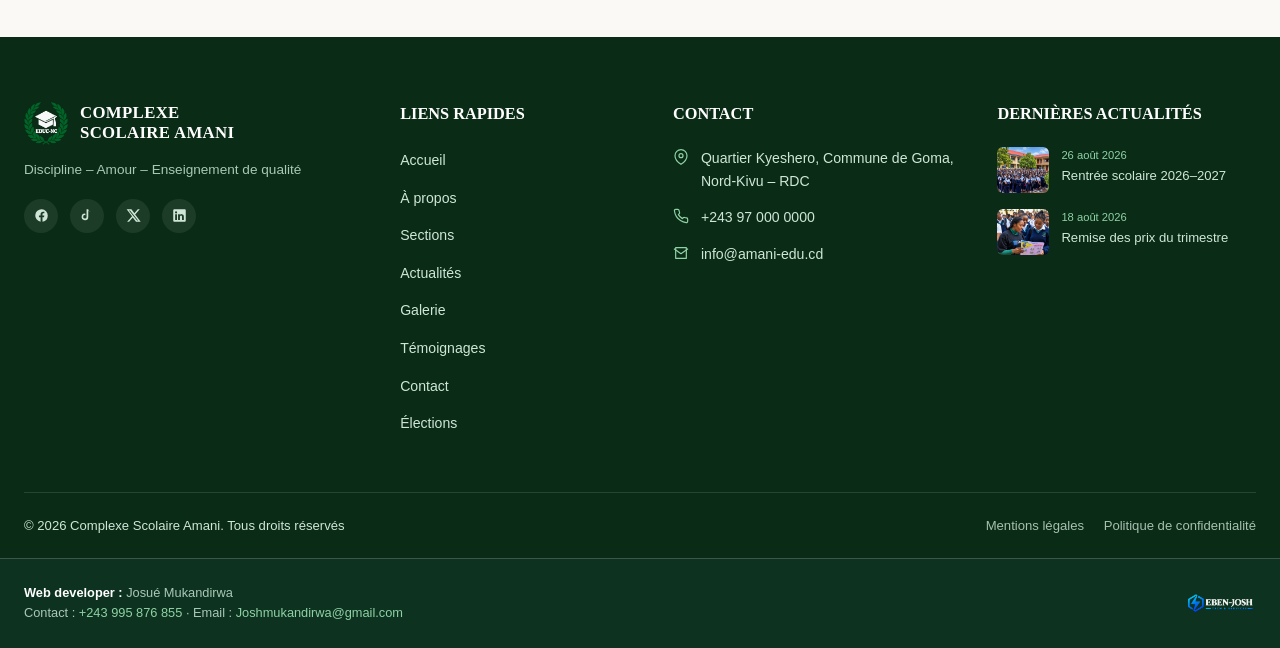
<file: temoignages.html>
<!DOCTYPE html>
<html lang="fr">

<head>
  <meta charset="UTF-8">
  <meta name="viewport" content="width=device-width, initial-scale=1.0">
  <title>Témoignages — Complexe Scolaire Amani</title>
  <meta name="description" content="Témoignages sur le Complexe Scolaire Amani, quartier Kyeshero, Goma, Nord-Kivu (RDC) : élèves, parents et anciens élèves partagent leur expérience.">
  <meta name="theme-color" content="#0a2b16">
  <link rel="icon" type="image/png" href="assets/logo-ecole1.png">
  <link rel="stylesheet" href="css/common.css">
  <link rel="stylesheet" href="css/index.css">
  <link rel="stylesheet" href="css/temoignages.css">
</head>

<body>

  <!-- ===== SPRITE D'ICÔNES (aucune image externe, aucun emoji) ===== -->
  <svg width="0" height="0" style="position:absolute" aria-hidden="true">
    <defs>
      <symbol id="icon-phone" viewBox="0 0 24 24">
        <path
          d="M22 16.92v3a2 2 0 0 1-2.18 2 19.79 19.79 0 0 1-8.63-3.07 19.5 19.5 0 0 1-6-6 19.79 19.79 0 0 1-3.07-8.67A2 2 0 0 1 4.11 2h3a2 2 0 0 1 2 1.72c.13.96.36 1.9.7 2.81a2 2 0 0 1-.45 2.11L8.09 9.91a16 16 0 0 0 6 6l1.27-1.27a2 2 0 0 1 2.11-.45c.91.34 1.85.57 2.81.7A2 2 0 0 1 22 16.92z" />
      </symbol>
      <symbol id="icon-mail" viewBox="0 0 24 24">
        <path d="M4 4h16v16H4z" />
        <path d="m22 6-10 7L2 6" />
      </symbol>
      <symbol id="icon-pin" viewBox="0 0 24 24">
        <path d="M21 10c0 7-9 13-9 13s-9-6-9-13a9 9 0 0 1 18 0z" />
        <circle cx="12" cy="10" r="3" />
      </symbol>
      <symbol id="icon-facebook" viewBox="0 0 24 24" stroke="none">
        <path
          d="M22 12a10 10 0 1 0-11.5 9.9v-7H7.9V12h2.6V9.8c0-2.6 1.5-4 3.9-4 1.1 0 2.2.2 2.2.2v2.5h-1.3c-1.3 0-1.7.8-1.7 1.6V12h2.9l-.5 2.9h-2.4v7A10 10 0 0 0 22 12z" />
      </symbol>
      <symbol id="icon-youtube" viewBox="0 0 24 24" stroke="none">
        <path
          d="M23.5 6.2a3 3 0 0 0-2.1-2.1C19.4 3.5 12 3.5 12 3.5s-7.4 0-9.4.6A3 3 0 0 0 .5 6.2 31 31 0 0 0 0 12a31 31 0 0 0 .5 5.8 3 3 0 0 0 2.1 2.1c2 .6 9.4.6 9.4.6s7.4 0 9.4-.6a3 3 0 0 0 2.1-2.1A31 31 0 0 0 24 12a31 31 0 0 0-.5-5.8zM9.6 15.6V8.4l6.3 3.6z" />
      </symbol>
      <symbol id="icon-x" viewBox="0 0 24 24" stroke="none">
        <path d="M18.9 2H22l-7.4 8.4L23.5 22H16l-5.2-6.8L4.9 22H1.8l7.9-9L1 2h7.7l4.7 6.2zm-1.2 18h1.7L6.4 3.9H4.6z" />
      </symbol>
      <symbol id="icon-linkedin" viewBox="0 0 24 24" stroke="none">
        <path
          d="M20.5 2h-17A1.5 1.5 0 0 0 2 3.5v17A1.5 1.5 0 0 0 3.5 22h17a1.5 1.5 0 0 0 1.5-1.5v-17A1.5 1.5 0 0 0 20.5 2zM8 19H5v-9h3zM6.5 8.7A1.7 1.7 0 1 1 6.5 5.3a1.7 1.7 0 0 1 0 3.4zM19 19h-3v-4.6c0-1.1 0-2.5-1.5-2.5s-1.8 1.2-1.8 2.4V19h-3v-9h2.9v1.3a3.1 3.1 0 0 1 2.8-1.5c3 0 3.6 2 3.6 4.5z" />
      </symbol>
      <symbol id="icon-tiktok" viewBox="0 0 24 24" stroke="none">
        <path
          d="M16.6 5.8a4.8 4.8 0 0 1-3.4-1.4v9.9a5.3 5.3 0 1 1-4.6-5.3v2.6a2.7 2.7 0 1 0 1.9 2.6V2h2.6a4.8 4.8 0 0 0 3.5 4.4z" />
      </symbol>
      <symbol id="icon-cap" viewBox="0 0 24 24">
        <path d="M22 10 12 5 2 10l10 5 10-5z" />
        <path d="M6 12v5c0 1.5 3 3 6 3s6-1.5 6-3v-5" />
      </symbol>
      <symbol id="icon-heart-hands" viewBox="0 0 24 24">
        <path d="M17 21v-2a4 4 0 0 0-4-4H6a4 4 0 0 0-4 4v2" />
        <circle cx="9" cy="7" r="4" />
        <path d="M23 21v-2a4 4 0 0 0-3-3.87" />
        <path d="M16 3.13a4 4 0 0 1 0 7.75" />
      </symbol>
      <symbol id="icon-building" viewBox="0 0 24 24">
        <path d="M3 21h18" />
        <path d="M5 21V7l7-4 7 4v14" />
        <path d="M9 9h1M14 9h1M9 13h1M14 13h1M9 17h1M14 17h1" />
      </symbol>
      <symbol id="icon-check-circle" viewBox="0 0 24 24">
        <path d="m9 12 2 2 4-4" />
        <circle cx="12" cy="12" r="10" />
      </symbol>
      <symbol id="icon-play" viewBox="0 0 24 24" stroke="none">
        <circle cx="12" cy="12" r="10" fill="none" stroke="currentColor" stroke-width="1.8" />
        <path d="M10 8.5v7l6-3.5z" />
      </symbol>
      <symbol id="icon-arrow-right" viewBox="0 0 24 24">
        <path d="M5 12h14M13 6l6 6-6 6" />
      </symbol>
      <symbol id="icon-clock" viewBox="0 0 24 24">
        <circle cx="12" cy="12" r="9" />
        <path d="M12 8v4l3 3" />
      </symbol>
      <symbol id="icon-users" viewBox="0 0 24 24">
        <path d="M17 21v-2a4 4 0 0 0-4-4H6a4 4 0 0 0-4 4v2" />
        <circle cx="9" cy="7" r="4" />
        <path d="M23 21v-2a4 4 0 0 0-3-3.87" />
        <path d="M16 3.13a4 4 0 0 1 0 7.75" />
      </symbol>
      <symbol id="icon-book-open" viewBox="0 0 24 24">
        <path d="M4 19.5A2.5 2.5 0 0 1 6.5 17H20" />
        <path d="M6.5 2H20v20H6.5A2.5 2.5 0 0 1 4 19.5v-15A2.5 2.5 0 0 1 6.5 2z" />
      </symbol>
      <symbol id="icon-bolt" viewBox="0 0 24 24">
        <path d="M13 2 3 14h7l-1 8 11-14h-8l1-6z" />
      </symbol>
      <symbol id="icon-gear" viewBox="0 0 24 24">
        <circle cx="12" cy="12" r="3" />
        <path
          d="M19.4 15a1.65 1.65 0 0 0 .33 1.82l.06.06a2 2 0 1 1-2.83 2.83l-.06-.06a1.65 1.65 0 0 0-1.82-.33 1.65 1.65 0 0 0-1 1.51V21a2 2 0 0 1-4 0v-.09A1.65 1.65 0 0 0 9 19.4a1.65 1.65 0 0 0-1.82.33l-.06.06a2 2 0 1 1-2.83-2.83l.06-.06A1.65 1.65 0 0 0 4.6 15a1.65 1.65 0 0 0-1.51-1H3a2 2 0 0 1 0-4h.09A1.65 1.65 0 0 0 4.6 9a1.65 1.65 0 0 0-.33-1.82l-.06-.06a2 2 0 1 1 2.83-2.83l.06.06A1.65 1.65 0 0 0 9 4.6a1.65 1.65 0 0 0 1-1.51V3a2 2 0 0 1 4 0v.09a1.65 1.65 0 0 0 1 1.51 1.65 1.65 0 0 0 1.82-.33l.06-.06a2 2 0 1 1 2.83 2.83l-.06.06A1.65 1.65 0 0 0 19.4 9a1.65 1.65 0 0 0 1.51 1H21a2 2 0 0 1 0 4h-.09a1.65 1.65 0 0 0-1.51 1z" />
      </symbol>
      <symbol id="icon-hammer" viewBox="0 0 24 24">
        <path d="M2 22h20" />
        <path d="M4 22V10l8-6 8 6v12" />
        <path d="M9 22v-6h6v6" />
      </symbol>
      <symbol id="icon-target" viewBox="0 0 24 24">
        <circle cx="12" cy="12" r="10" />
        <circle cx="12" cy="12" r="6" />
        <circle cx="12" cy="12" r="2" />
      </symbol>
      <symbol id="icon-shield" viewBox="0 0 24 24">
        <path d="M12 2 3 6v6c0 5 3.8 9.4 9 10 5.2-.6 9-5 9-10V6l-9-4z" />
      </symbol>
      <symbol id="icon-layers" viewBox="0 0 24 24">
        <path d="M12 2 2 7l10 5 10-5-10-5z" />
        <path d="M2 17l10 5 10-5M2 12l10 5 10-5" />
      </symbol>
      <symbol id="icon-search" viewBox="0 0 24 24">
        <circle cx="11" cy="11" r="7" />
        <path d="m21 21-4.3-4.3" />
      </symbol>
      <symbol id="icon-user" viewBox="0 0 24 24">
        <path d="M20 21v-2a4 4 0 0 0-4-4H8a4 4 0 0 0-4 4v2" />
        <circle cx="12" cy="7" r="4" />
      </symbol>
      <symbol id="icon-lock" viewBox="0 0 24 24">
        <rect x="3" y="11" width="18" height="11" rx="2" />
        <path d="M7 11V7a5 5 0 0 1 10 0v4" />
      </symbol>
      <symbol id="icon-eye" viewBox="0 0 24 24">
        <path d="M1 12s4-8 11-8 11 8 11 8-4 8-11 8-11-8-11-8z" />
        <circle cx="12" cy="12" r="3" />
      </symbol>
      <symbol id="icon-image" viewBox="0 0 24 24">
        <rect x="3" y="3" width="18" height="18" rx="2" />
        <circle cx="8.5" cy="8.5" r="1.5" />
        <path d="m21 15-5-5L5 21" />
      </symbol>
      <symbol id="icon-quote" viewBox="0 0 24 24" stroke="none">
        <path
          d="M9.6 5C6 6.3 3.6 9.6 3.6 13.3c0 3 1.9 5.3 4.4 5.3 2 0 3.5-1.5 3.5-3.5 0-1.8-1.2-3.2-3-3.4.4-2 2.1-3.6 4-4.3zm10.8 0c-3.6 1.3-6 4.6-6 8.3 0 3 1.9 5.3 4.4 5.3 2 0 3.5-1.5 3.5-3.5 0-1.8-1.2-3.2-3-3.4.4-2 2.1-3.6 4-4.3z" />
      </symbol>
      <symbol id="icon-chevron-left" viewBox="0 0 24 24">
        <path d="M15 18 9 12l6-6" />
      </symbol>
      <symbol id="icon-chevron-right" viewBox="0 0 24 24">
        <path d="M9 18l6-6-6-6" />
      </symbol>
      <symbol id="icon-results" viewBox="0 0 24 24">
        <path d="M9 11l3 3L22 4" />
        <path d="M21 12v7a2 2 0 0 1-2 2H5a2 2 0 0 1-2-2V5a2 2 0 0 1 2-2h11" />
      </symbol>
      <symbol id="icon-doc" viewBox="0 0 24 24">
        <path d="M14 2H6a2 2 0 0 0-2 2v16a2 2 0 0 0 2 2h12a2 2 0 0 0 2-2V8z" />
        <path d="M14 2v6h6" />
      </symbol>
      <symbol id="icon-leaf" viewBox="0 0 24 24">
        <path d="M11 20A7 7 0 0 1 9.8 6.1C15.5 5 17 4.5 19 2c1 2 2 4.2 2 8 0 5.5-4.8 10-10 10z" />
        <path d="M2 21c0-3 1.9-5.4 5.6-6.5C10 13.8 12 13 14 11" />
      </symbol>
      <symbol id="icon-briefcase" viewBox="0 0 24 24">
        <rect x="2" y="7" width="20" height="14" rx="2" />
        <path d="M16 7V5a2 2 0 0 0-2-2h-4a2 2 0 0 0-2 2v2" />
        <path d="M2 13h20" />
      </symbol>
      <symbol id="icon-timetable" viewBox="0 0 24 24">
        <rect x="3" y="4" width="18" height="18" rx="2" />
        <path d="M16 2v4M8 2v4M3 10h18" />
      </symbol>
    </defs>
  </svg>

  <!-- ===== HEADER ===== -->
  <header class="site">
    <div class="nav-wrap">
      <a class="brand" href="index.html">
        <img src="assets/logo-ecole.png" alt="Complexe Scolaire Amani">
        <div class="brand-text">
          <div class="name">COMPLEXE SCOLAIRE AMANI</div>
        </div>
      </a>
      <nav class="main-nav">
        <a href="index.html#accueil">ACCUEIL</a>
        <a href="apropos.html">À PROPOS</a>
        <a href="sections.html">SECTIONS</a>
        <a href="actualites.html">ACTUALITÉS</a>
        <a href="galerie.html">GALERIE</a>
        <a href="temoignages.html" class="active">TÉMOIGNAGES</a>
        <a href="contact.html">CONTACT</a>
        <a href="vote/vote.html">ÉLECTIONS</a>
      </nav>
      <div class="nav-cta">
        <button class="icon-btn" id="searchToggle" aria-label="Rechercher" title="Rechercher">
          <svg class="icon">
            <use href="#icon-search" />
          </svg>
        </button>
        <a class="btn-espace" href="espace.html">
          <svg class="icon">
            <use href="#icon-user" />
          </svg>
          <span>Espace Élève</span>
        </a>
        <button class="menu-toggle" aria-label="Menu" aria-expanded="false"><span></span><span></span><span></span></button>
      </div>
    </div>
    <div class="search-panel" id="searchPanel">
      <div class="wrap">
        <svg class="icon">
          <use href="#icon-search" />
        </svg>
        <input type="text" placeholder="Rechercher sur le site… puis Entrée" aria-label="Rechercher">
        <button id="searchClose" aria-label="Fermer">&times;</button>
      </div>
      <p class="wrap search-msg" id="searchMsg"></p>
    </div>
  </header>

  <!-- ===== BANDEAU DE TITRE ===== -->
  <section class="page-hero">
    <div class="wrap">
      <p class="breadcrumb"><a href="index.html">Accueil</a> / Témoignages</p>
      <div class="eyebrow">ILS EN PARLENT</div>
      <h1>Témoignages</h1>
      <p>Ce que nos élèves disent de leur parcours au Complexe Scolaire Amani.</p>
    </div>
  </section>

  <!-- ===== TÉMOIGNAGES ===== -->
  <section class="temoignages-section">
    <div class="wrap">
      <div class="temoignages-intro reveal">
        <div class="eyebrow">AVIS</div>
        <h2>La parole à nos élèves</h2>
        <p>Découvrez les retours de ceux qui vivent l'expérience Amani au quotidien. Les avis affichés ci-dessous sont des exemples, en attendant les premiers témoignages.</p>
      </div>
      <div class="temoignages-wrap reveal reveal-delay-1">
        <div class="testi-card">
          <!-- Les 3 témoignages sont des EXEMPLES : remplace-les par de vrais avis (avec l'accord des personnes). -->
          <svg class="icon quote-ic">
            <use href="#icon-quote" />
          </svg>
          <p class="testi-slide active">« Le Complexe Scolaire Amani m'a donné une solide base pour mon avenir. Les
            enseignants sont à l'écoute et nous motivent chaque jour. »</p>
          <p class="testi-slide">« L'amour et la discipline reçus ici m'ont appris la rigueur. Je
            recommande cette école sans hésiter. »</p>
          <p class="testi-slide">« La discipline et l'ambiance familiale font toute la différence à
            Amani. »</p>
          <div class="testi-foot">
            <div class="testi-avatar"><svg class="icon">
                <use href="#icon-user" />
              </svg></div>
            <div><b class="testi-name">Élève à Amani</b><span>Témoignage d'exemple</span></div>
            <div class="testi-nav">
              <button class="testi-prev" type="button" aria-label="Témoignage précédent"><svg class="icon">
                  <use href="#icon-chevron-left" />
                </svg></button>
              <button class="testi-next" type="button" aria-label="Témoignage suivant"><svg class="icon">
                  <use href="#icon-chevron-right" />
                </svg></button>
            </div>
          </div>
          <div class="testi-dots">
            <span class="dot active" role="button" aria-label="Témoignage 1"></span><span class="dot" role="button" aria-label="Témoignage 2"></span><span class="dot" role="button" aria-label="Témoignage 3"></span>
          </div>
        </div>
      </div>

      <div class="testi-form-section reveal reveal-delay-2">
        <div class="testi-form-card">
          <div class="testi-form-head">
            <div class="testi-form-icon"><svg class="icon">
                <use href="#icon-quote" />
              </svg></div>
            <div>
              <h4>Partagez votre témoignage</h4>
              <p>Élève, parent ou ancien élève&nbsp;: votre avis compte pour nous</p>
            </div>
          </div>
          <form class="testi-form" id="testiForm" onsubmit="return false;">
            <label>Nom complet
              <div class="field"><svg class="icon">
                  <use href="#icon-user" />
                </svg><input type="text" placeholder="Votre nom" required></div>
            </label>
            <label>Vous êtes
              <div class="field select-field">
                <select required>
                  <option value="" selected disabled>Choisissez une option</option>
                  <option>Élève</option>
                  <option>Parent d'élève</option>
                  <option>Ancien élève</option>
                  <option>Enseignant</option>
                </select>
              </div>
            </label>
            <label>Votre témoignage
              <div class="field field-textarea"><svg class="icon">
                  <use href="#icon-quote" />
                </svg><textarea rows="4" placeholder="Partagez votre expérience au Complexe Scolaire Amani…"
                  required></textarea></div>
            </label>
            <button class="btn btn-primary testi-submit" type="submit">Envoyer mon témoignage <svg class="icon">
                <use href="#icon-arrow-right" />
              </svg></button>
            <p class="testi-toast" id="testiToast" role="status" aria-live="polite"></p>
          </form>
        </div>
      </div>
    </div>
  </section>

  <!-- ===== FOOTER ===== -->
  <footer class="site">
      <div class="wrap">
        <div class="footer-grid">
          <div class="reveal footer-brand">
            <a class="brand" href="index.html">
              <img src="assets/logo-ecole1.png" alt="Complexe Scolaire Amani">
              <div class="brand-text">
                <div class="name">COMPLEXE SCOLAIRE AMANI</div>
              </div>
            </a>
            <p class="footer-tagline">Discipline – Amour – Enseignement de qualité</p>
            <div class="foot-social">
              <a href="#" class="ext-link" aria-label="Facebook"><svg class="icon">
                  <use href="#icon-facebook" />
                </svg></a>
              <a href="#" class="ext-link" aria-label="TikTok"><svg class="icon">
                  <use href="#icon-tiktok" />
                </svg></a>
              <a href="#" class="ext-link" aria-label="X"><svg class="icon">
                  <use href="#icon-x" />
                </svg></a>
              <a href="#" class="ext-link" aria-label="LinkedIn"><svg class="icon">
                  <use href="#icon-linkedin" />
                </svg></a>
            </div>
          </div>

          <div class="reveal reveal-delay-1">
            <h5>LIENS RAPIDES</h5>
            <ul class="foot-links">
              <li><a href="index.html">Accueil</a></li>
              <li><a href="apropos.html">À propos</a></li>
              <li><a href="sections.html">Sections</a></li>
              <li><a href="actualites.html">Actualités</a></li>
              <li><a href="galerie.html">Galerie</a></li>
              <li><a href="temoignages.html" class="active">Témoignages</a></li>
              <li><a href="contact.html">Contact</a></li>
              <li><a href="vote/vote.html">Élections</a></li>
            </ul>
          </div>

          <div class="reveal reveal-delay-2">
            <h5>CONTACT</h5>
            <ul class="foot-contact">
              <li><svg class="icon">
                  <use href="#icon-pin" />
                </svg> Quartier Kyeshero, Commune de Goma, Nord-Kivu – RDC</li>
              <li><svg class="icon">
                  <use href="#icon-phone" />
                </svg> +243 97 000 0000</li>
              <li><svg class="icon">
                  <use href="#icon-mail" />
                </svg> info@amani-edu.cd</li>
            </ul>
          </div>

          <div class="reveal reveal-delay-3">
            <h5>DERNIÈRES ACTUALITÉS</h5>
            <div class="news-item">
              <img src="assets/photos/amani-group.jpeg" alt="">
              <div>
                <div class="date">26 août 2026</div>
                <p>Rentrée scolaire 2026–2027</p>
              </div>
            </div>
            <div class="news-item">
              <img src="assets/photos/amani-reading.jpeg" alt="">
              <div>
                <div class="date">18 août 2026</div>
                <p>Remise des prix du trimestre</p>
              </div>
            </div>
          </div>
        </div>

        <div class="footer-bottom">
          <span>&copy; 2026 Complexe Scolaire Amani. Tous droits réservés</span>
          <span class="legal">
            <a href="mentions-legales.html">Mentions légales</a>
            <a href="confidentialite.html">Politique de confidentialité</a>
          </span>
        </div>
      </div>

      <div class="credit-bar">
        <div class="wrap">
          <div class="credit-text">
            <strong>Web developer :</strong> Josué Mukandirwa<br>
            Contact : <a href="tel:+243995876855">+243 995 876 855</a> ·
            Email : <a href="mailto:Joshmukandirwa@gmail.com">Joshmukandirwa@gmail.com</a>
          </div>
          <a class="credit-logo ext-link" href="#" aria-label="EbenJosh Tech & Services">
            <img src="assets/ebenjosh-logo.png" alt="EbenJosh Tech & Services">
          </a>
        </div>
      </div>
    </footer>

  <script src="js/common.js"></script>
  <script src="js/temoignages.js"></script>
</body>

</html>
</file>
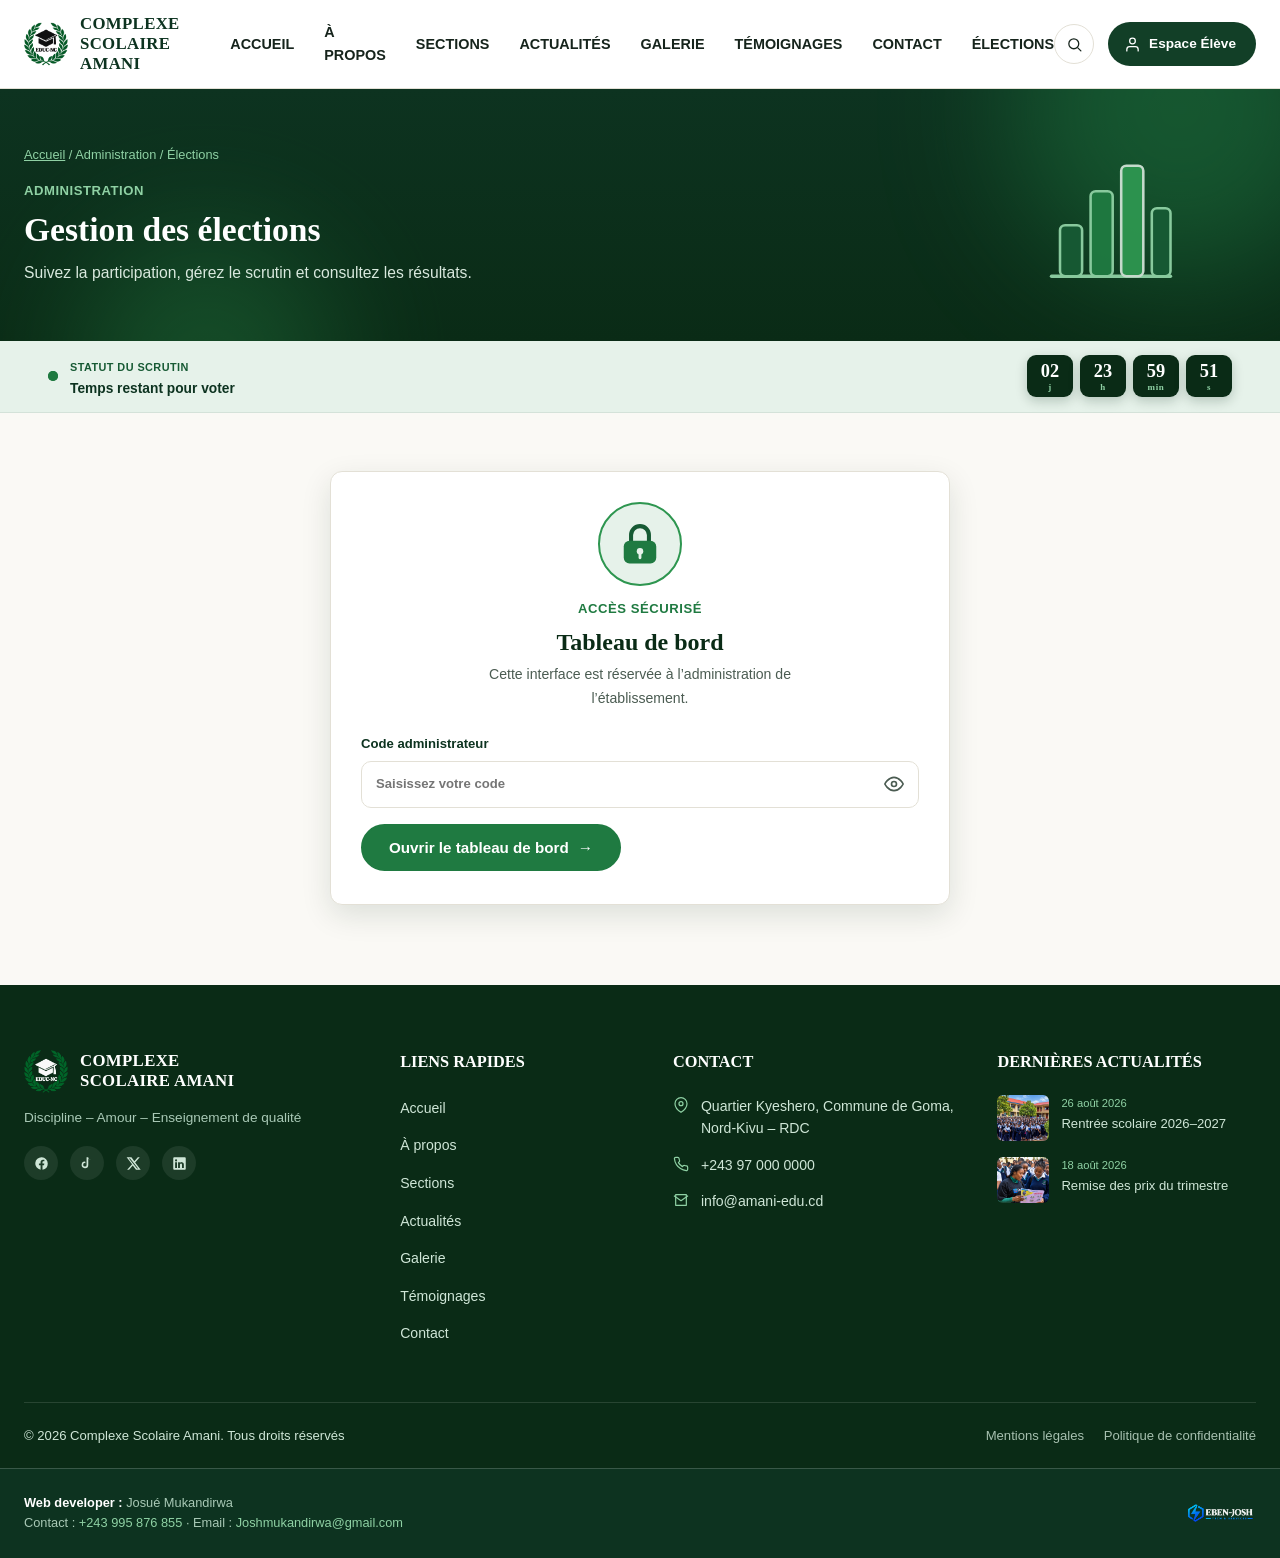
<file: vote/admin.html>
<!DOCTYPE html><html lang="fr"><head><meta charset="UTF-8"><meta name="viewport" content="width=device-width, initial-scale=1.0"><meta name="theme-color" content="#0a2b16"><meta name="robots" content="noindex"><title>Administration des élections — Complexe Scolaire Amani</title><link rel="stylesheet" href="../css/common.css"><link rel="stylesheet" href="css/vote.css"><link rel="stylesheet" href="css/admin.css"></head><body class="page-vote page-admin"><svg width="0" height="0" style="position:absolute" aria-hidden="true">
    <defs>
      <symbol id="icon-phone" viewBox="0 0 24 24">
        <path
          d="M22 16.92v3a2 2 0 0 1-2.18 2 19.79 19.79 0 0 1-8.63-3.07 19.5 19.5 0 0 1-6-6 19.79 19.79 0 0 1-3.07-8.67A2 2 0 0 1 4.11 2h3a2 2 0 0 1 2 1.72c.13.96.36 1.9.7 2.81a2 2 0 0 1-.45 2.11L8.09 9.91a16 16 0 0 0 6 6l1.27-1.27a2 2 0 0 1 2.11-.45c.91.34 1.85.57 2.81.7A2 2 0 0 1 22 16.92z" />
      </symbol>
      <symbol id="icon-mail" viewBox="0 0 24 24">
        <path d="M4 4h16v16H4z" />
        <path d="m22 6-10 7L2 6" />
      </symbol>
      <symbol id="icon-pin" viewBox="0 0 24 24">
        <path d="M21 10c0 7-9 13-9 13s-9-6-9-13a9 9 0 0 1 18 0z" />
        <circle cx="12" cy="10" r="3" />
      </symbol>
      <symbol id="icon-facebook" viewBox="0 0 24 24" stroke="none">
        <path
          d="M22 12a10 10 0 1 0-11.5 9.9v-7H7.9V12h2.6V9.8c0-2.6 1.5-4 3.9-4 1.1 0 2.2.2 2.2.2v2.5h-1.3c-1.3 0-1.7.8-1.7 1.6V12h2.9l-.5 2.9h-2.4v7A10 10 0 0 0 22 12z" />
      </symbol>
      <symbol id="icon-youtube" viewBox="0 0 24 24" stroke="none">
        <path
          d="M23.5 6.2a3 3 0 0 0-2.1-2.1C19.4 3.5 12 3.5 12 3.5s-7.4 0-9.4.6A3 3 0 0 0 .5 6.2 31 31 0 0 0 0 12a31 31 0 0 0 .5 5.8 3 3 0 0 0 2.1 2.1c2 .6 9.4.6 9.4.6s7.4 0 9.4-.6a3 3 0 0 0 2.1-2.1A31 31 0 0 0 24 12a31 31 0 0 0-.5-5.8zM9.6 15.6V8.4l6.3 3.6z" />
      </symbol>
      <symbol id="icon-x" viewBox="0 0 24 24" stroke="none">
        <path d="M18.9 2H22l-7.4 8.4L23.5 22H16l-5.2-6.8L4.9 22H1.8l7.9-9L1 2h7.7l4.7 6.2zm-1.2 18h1.7L6.4 3.9H4.6z" />
      </symbol>
      <symbol id="icon-linkedin" viewBox="0 0 24 24" stroke="none">
        <path
          d="M20.5 2h-17A1.5 1.5 0 0 0 2 3.5v17A1.5 1.5 0 0 0 3.5 22h17a1.5 1.5 0 0 0 1.5-1.5v-17A1.5 1.5 0 0 0 20.5 2zM8 19H5v-9h3zM6.5 8.7A1.7 1.7 0 1 1 6.5 5.3a1.7 1.7 0 0 1 0 3.4zM19 19h-3v-4.6c0-1.1 0-2.5-1.5-2.5s-1.8 1.2-1.8 2.4V19h-3v-9h2.9v1.3a3.1 3.1 0 0 1 2.8-1.5c3 0 3.6 2 3.6 4.5z" />
      </symbol>
      <symbol id="icon-tiktok" viewBox="0 0 24 24" stroke="none">
        <path
          d="M16.6 5.8a4.8 4.8 0 0 1-3.4-1.4v9.9a5.3 5.3 0 1 1-4.6-5.3v2.6a2.7 2.7 0 1 0 1.9 2.6V2h2.6a4.8 4.8 0 0 0 3.5 4.4z" />
      </symbol>
      <symbol id="icon-cap" viewBox="0 0 24 24">
        <path d="M22 10 12 5 2 10l10 5 10-5z" />
        <path d="M6 12v5c0 1.5 3 3 6 3s6-1.5 6-3v-5" />
      </symbol>
      <symbol id="icon-heart-hands" viewBox="0 0 24 24">
        <path d="M17 21v-2a4 4 0 0 0-4-4H6a4 4 0 0 0-4 4v2" />
        <circle cx="9" cy="7" r="4" />
        <path d="M23 21v-2a4 4 0 0 0-3-3.87" />
        <path d="M16 3.13a4 4 0 0 1 0 7.75" />
      </symbol>
      <symbol id="icon-building" viewBox="0 0 24 24">
        <path d="M3 21h18" />
        <path d="M5 21V7l7-4 7 4v14" />
        <path d="M9 9h1M14 9h1M9 13h1M14 13h1M9 17h1M14 17h1" />
      </symbol>
      <symbol id="icon-check-circle" viewBox="0 0 24 24">
        <path d="m9 12 2 2 4-4" />
        <circle cx="12" cy="12" r="10" />
      </symbol>
      <symbol id="icon-play" viewBox="0 0 24 24" stroke="none">
        <circle cx="12" cy="12" r="10" fill="none" stroke="currentColor" stroke-width="1.8" />
        <path d="M10 8.5v7l6-3.5z" />
      </symbol>
      <symbol id="icon-arrow-right" viewBox="0 0 24 24">
        <path d="M5 12h14M13 6l6 6-6 6" />
      </symbol>
      <symbol id="icon-clock" viewBox="0 0 24 24">
        <circle cx="12" cy="12" r="9" />
        <path d="M12 8v4l3 3" />
      </symbol>
      <symbol id="icon-users" viewBox="0 0 24 24">
        <path d="M17 21v-2a4 4 0 0 0-4-4H6a4 4 0 0 0-4 4v2" />
        <circle cx="9" cy="7" r="4" />
        <path d="M23 21v-2a4 4 0 0 0-3-3.87" />
        <path d="M16 3.13a4 4 0 0 1 0 7.75" />
      </symbol>
      <symbol id="icon-book-open" viewBox="0 0 24 24">
        <path d="M4 19.5A2.5 2.5 0 0 1 6.5 17H20" />
        <path d="M6.5 2H20v20H6.5A2.5 2.5 0 0 1 4 19.5v-15A2.5 2.5 0 0 1 6.5 2z" />
      </symbol>
      <symbol id="icon-bolt" viewBox="0 0 24 24">
        <path d="M13 2 3 14h7l-1 8 11-14h-8l1-6z" />
      </symbol>
      <symbol id="icon-gear" viewBox="0 0 24 24">
        <circle cx="12" cy="12" r="3" />
        <path
          d="M19.4 15a1.65 1.65 0 0 0 .33 1.82l.06.06a2 2 0 1 1-2.83 2.83l-.06-.06a1.65 1.65 0 0 0-1.82-.33 1.65 1.65 0 0 0-1 1.51V21a2 2 0 0 1-4 0v-.09A1.65 1.65 0 0 0 9 19.4a1.65 1.65 0 0 0-1.82.33l-.06.06a2 2 0 1 1-2.83-2.83l.06-.06A1.65 1.65 0 0 0 4.6 15a1.65 1.65 0 0 0-1.51-1H3a2 2 0 0 1 0-4h.09A1.65 1.65 0 0 0 4.6 9a1.65 1.65 0 0 0-.33-1.82l-.06-.06a2 2 0 1 1 2.83-2.83l.06.06A1.65 1.65 0 0 0 9 4.6a1.65 1.65 0 0 0 1-1.51V3a2 2 0 0 1 4 0v.09a1.65 1.65 0 0 0 1 1.51 1.65 1.65 0 0 0 1.82-.33l.06-.06a2 2 0 1 1 2.83 2.83l-.06.06A1.65 1.65 0 0 0 19.4 9a1.65 1.65 0 0 0 1.51 1H21a2 2 0 0 1 0 4h-.09a1.65 1.65 0 0 0-1.51 1z" />
      </symbol>
      <symbol id="icon-hammer" viewBox="0 0 24 24">
        <path d="M2 22h20" />
        <path d="M4 22V10l8-6 8 6v12" />
        <path d="M9 22v-6h6v6" />
      </symbol>
      <symbol id="icon-target" viewBox="0 0 24 24">
        <circle cx="12" cy="12" r="10" />
        <circle cx="12" cy="12" r="6" />
        <circle cx="12" cy="12" r="2" />
      </symbol>
      <symbol id="icon-shield" viewBox="0 0 24 24">
        <path d="M12 2 3 6v6c0 5 3.8 9.4 9 10 5.2-.6 9-5 9-10V6l-9-4z" />
      </symbol>
      <symbol id="icon-layers" viewBox="0 0 24 24">
        <path d="M12 2 2 7l10 5 10-5-10-5z" />
        <path d="M2 17l10 5 10-5M2 12l10 5 10-5" />
      </symbol>
      <symbol id="icon-search" viewBox="0 0 24 24">
        <circle cx="11" cy="11" r="7" />
        <path d="m21 21-4.3-4.3" />
      </symbol>
      <symbol id="icon-user" viewBox="0 0 24 24">
        <path d="M20 21v-2a4 4 0 0 0-4-4H8a4 4 0 0 0-4 4v2" />
        <circle cx="12" cy="7" r="4" />
      </symbol>
      <symbol id="icon-lock" viewBox="0 0 24 24">
        <rect x="3" y="11" width="18" height="11" rx="2" />
        <path d="M7 11V7a5 5 0 0 1 10 0v4" />
      </symbol>
      <symbol id="icon-eye" viewBox="0 0 24 24">
        <path d="M1 12s4-8 11-8 11 8 11 8-4 8-11 8-11-8-11-8z" />
        <circle cx="12" cy="12" r="3" />
      </symbol>
      <symbol id="icon-image" viewBox="0 0 24 24">
        <rect x="3" y="3" width="18" height="18" rx="2" />
        <circle cx="8.5" cy="8.5" r="1.5" />
        <path d="m21 15-5-5L5 21" />
      </symbol>
      <symbol id="icon-quote" viewBox="0 0 24 24" stroke="none">
        <path
          d="M9.6 5C6 6.3 3.6 9.6 3.6 13.3c0 3 1.9 5.3 4.4 5.3 2 0 3.5-1.5 3.5-3.5 0-1.8-1.2-3.2-3-3.4.4-2 2.1-3.6 4-4.3zm10.8 0c-3.6 1.3-6 4.6-6 8.3 0 3 1.9 5.3 4.4 5.3 2 0 3.5-1.5 3.5-3.5 0-1.8-1.2-3.2-3-3.4.4-2 2.1-3.6 4-4.3z" />
      </symbol>
      <symbol id="icon-chevron-left" viewBox="0 0 24 24">
        <path d="M15 18 9 12l6-6" />
      </symbol>
      <symbol id="icon-chevron-right" viewBox="0 0 24 24">
        <path d="M9 18l6-6-6-6" />
      </symbol>
      <symbol id="icon-results" viewBox="0 0 24 24">
        <path d="M9 11l3 3L22 4" />
        <path d="M21 12v7a2 2 0 0 1-2 2H5a2 2 0 0 1-2-2V5a2 2 0 0 1 2-2h11" />
      </symbol>
      <symbol id="icon-doc" viewBox="0 0 24 24">
        <path d="M14 2H6a2 2 0 0 0-2 2v16a2 2 0 0 0 2 2h12a2 2 0 0 0 2-2V8z" />
        <path d="M14 2v6h6" />
      </symbol>
      <symbol id="icon-leaf" viewBox="0 0 24 24">
        <path d="M11 20A7 7 0 0 1 9.8 6.1C15.5 5 17 4.5 19 2c1 2 2 4.2 2 8 0 5.5-4.8 10-10 10z" />
        <path d="M2 21c0-3 1.9-5.4 5.6-6.5C10 13.8 12 13 14 11" />
      </symbol>
      <symbol id="icon-briefcase" viewBox="0 0 24 24">
        <rect x="2" y="7" width="20" height="14" rx="2" />
        <path d="M16 7V5a2 2 0 0 0-2-2h-4a2 2 0 0 0-2 2v2" />
        <path d="M2 13h20" />
      </symbol>
      <symbol id="icon-timetable" viewBox="0 0 24 24">
        <rect x="3" y="4" width="18" height="18" rx="2" />
        <path d="M16 2v4M8 2v4M3 10h18" />
      </symbol>
    </defs>
  </svg><header class="site">
    <div class="nav-wrap">
      <a class="brand" href="../index.html">
        <img src="../assets/logo-ecole.png" alt="Complexe Scolaire Amani">
        <div class="brand-text">
          <div class="name">COMPLEXE SCOLAIRE AMANI</div>
        </div>
      </a>
      <nav class="main-nav">
        <a href="../index.html#accueil">ACCUEIL</a>
        <a href="../apropos.html">À PROPOS</a>
        <a href="../sections.html">SECTIONS</a>
        <a href="../actualites.html">ACTUALITÉS</a>
        <a href="../galerie.html">GALERIE</a>
        <a href="../temoignages.html">TÉMOIGNAGES</a>
        <a href="../contact.html">CONTACT</a>
        <a href="vote.html">ÉLECTIONS</a>
      </nav>
      <div class="nav-cta">
        <button class="icon-btn" id="searchToggle" aria-label="Rechercher" title="Rechercher">
          <svg class="icon">
            <use href="#icon-search" />
          </svg>
        </button>
        <a class="btn-espace" href="../espace.html" aria-current="page">
          <svg class="icon">
            <use href="#icon-user" />
          </svg>
          <span>Espace Élève</span>
        </a>
        <button class="menu-toggle" aria-label="Menu" aria-expanded="false"><span></span><span></span><span></span></button>
      </div>
    </div>
    <div class="search-panel" id="searchPanel">
      <div class="wrap">
        <svg class="icon">
          <use href="#icon-search" />
        </svg>
        <input type="text" placeholder="Rechercher sur le site… puis Entrée" aria-label="Rechercher">
        <button id="searchClose" aria-label="Fermer">&times;</button>
      </div>
      <p class="wrap search-msg" id="searchMsg"></p>
    </div>
  </header>
<section class="page-hero"><svg class="hero-ballot" viewBox="0 0 200 200" aria-hidden="true" focusable="false"><path d="M30 172h140" stroke="#8fd1a4" stroke-width="4" stroke-linecap="round"/><rect class="hc-bar" style="--d:0" x="40" y="112" width="26" height="60" rx="6" fill="#175a34" stroke="#8fd1a4" stroke-width="3"/><rect class="hc-bar" style="--d:1" x="76" y="72" width="26" height="100" rx="6" fill="#1f7a41" stroke="#8fd1a4" stroke-width="3"/><rect class="hc-bar" style="--d:2" x="112" y="42" width="26" height="130" rx="6" fill="#2e9650" stroke="#cfe2d5" stroke-width="3"/><rect class="hc-bar" style="--d:3" x="148" y="92" width="22" height="80" rx="6" fill="#175a34" stroke="#8fd1a4" stroke-width="3"/></svg><div class="wrap"><p class="breadcrumb"><a href="../index.html">Accueil</a> / Administration / Élections</p><div class="eyebrow">ADMINISTRATION</div><h1>Gestion des élections</h1><p>Suivez la participation, gérez le scrutin et consultez les résultats.</p></div></section>
<section class="election-count"><div class="wrap"><div class="election-count-inner"><div class="count-label"><span class="live-dot" aria-hidden="true"></span><div><span class="eyebrow">STATUT DU SCRUTIN</span><strong id="bar-label">Chargement…</strong></div></div><div class="count-time" id="bar-time" data-seg="1">--:--:--</div></div></div></section>
<main class="election-main"><div class="wrap">

<section id="login" class="e-card admin-login">
  <div class="login-head">
    <div class="lock-wrap"><svg class="lock" id="lock" viewBox="0 0 64 64" aria-hidden="true" focusable="false"><path class="shackle" d="M21 29v-8a11 11 0 0 1 22 0v8" fill="none" stroke="#175a34" stroke-width="5" stroke-linecap="round"/><rect x="12" y="28" width="40" height="28" rx="7" fill="#1f7a41"/><circle cx="32" cy="41" r="4" fill="#e6f2ea"/><path d="M32 43v6" stroke="#e6f2ea" stroke-width="3.5" stroke-linecap="round"/></svg></div>
    <div class="eyebrow">ACCÈS SÉCURISÉ</div>
    <h3>Tableau de bord</h3>
    <p class="desc">Cette interface est réservée à l’administration de l’établissement.</p>
  </div>
  <label>Code administrateur
    <span class="pw"><input type="password" id="code" placeholder="Saisissez votre code" autocomplete="off"><button type="button" class="pw-eye" id="pw-eye" aria-label="Afficher le code" aria-pressed="false"><svg viewBox="0 0 24 24" aria-hidden="true"><path d="M1 12s4-8 11-8 11 8 11 8-4 8-11 8-11-8-11-8z"/><circle cx="12" cy="12" r="3"/><path class="slash" d="M3 3l18 18"/></svg></button></span>
  </label>
  <div id="login-msg"></div>
  <button class="btn btn-primary" id="btn-login">Ouvrir le tableau de bord <span>→</span></button>
</section>

<div id="panel" hidden>
  <div class="dashboard-head">
    <div><div class="eyebrow">TABLEAU DE BORD</div><h2>Suivi du scrutin</h2><p>Une vue claire de l’activité électorale.</p></div>
    <div class="head-tools">
      <span class="sync"><span class="live-dot" aria-hidden="true"></span><span id="sync-text">Synchronisation…</span></span>
      <button class="btn btn-dark-outline btn-sm" id="btn-reload"><svg class="ico-refresh" viewBox="0 0 24 24" aria-hidden="true"><path d="M21 12a9 9 0 1 1-2.6-6.4"/><path d="M21 4v5h-5"/></svg> Actualiser</button>
      <button class="btn btn-dark-outline btn-sm" id="btn-logout">Se déconnecter</button>
    </div>
  </div>

  <div class="stats-grid">
    <article class="stat-card gauge-card" style="--i:0">
      <div class="gauge"><svg viewBox="0 0 100 100" aria-hidden="true"><circle class="g-track" cx="50" cy="50" r="42"/><circle class="g-fill" id="a-ring" cx="50" cy="50" r="42"/></svg><b id="a-pct">0%</b></div>
      <div><div class="eyebrow">PARTICIPATION</div><p id="a-text">—</p></div>
    </article>
    <article class="stat-card" style="--i:1"><span class="stat-ico"><svg class="icon"><use href="#icon-check-circle"/></svg></span><div class="eyebrow">VOTES ENREGISTRÉS</div><strong id="a-voted">0</strong><p>élèves participants</p><span class="plus" id="a-plus" aria-hidden="true"></span></article>
    <article class="stat-card" style="--i:2"><span class="stat-ico"><svg class="icon"><use href="#icon-users"/></svg></span><div class="eyebrow">NON-VOTANTS</div><strong id="a-left">0</strong><p>élèves restants</p></article>
  </div>

  <section class="e-card"><div class="section-head"><div><div class="eyebrow">RÉSULTATS</div><h3>Répartition des voix</h3></div></div><div id="a-results" class="ranking" aria-live="polite"></div><p id="a-total" class="desc"></p></section>

  <section class="e-card"><div class="section-head"><div><div class="eyebrow">GESTION</div><h3>Minuteur du scrutin</h3></div></div>
    <p class="desc">Choisissez la durée du scrutin. Le compte à rebours est visible côté élève.</p>
    <div class="t-status" id="t-status"><span class="live-dot" aria-hidden="true"></span><span id="t-status-text">Chargement…</span></div>
    <div class="pills" id="pills" role="radiogroup" aria-label="Durée du scrutin"><span class="pill-thumb" id="pill-thumb"></span><button type="button" class="pill" role="radio" data-d="1" aria-checked="false">1 jour</button><button type="button" class="pill" role="radio" data-d="2" aria-checked="false">2 jours</button><button type="button" class="pill" role="radio" data-d="3" aria-checked="true">3 jours</button></div>
    <select id="days" hidden><option value="1">1 jour</option><option value="2">2 jours</option><option value="3" selected>3 jours</option></select>
    <div id="timer-msg"></div>
    <button class="btn btn-primary" id="btn-start">Lancer / relancer le scrutin</button>
    <button class="btn btn-dark-outline danger" id="btn-stop">Clôturer le scrutin</button>
  </section>

  <section class="e-card"><div class="section-head"><div><div class="eyebrow">DOCUMENT</div><h3>Rapport électoral</h3></div></div><p class="desc">Préparez un rapport imprimable et choisissez « Enregistrer au format PDF ».</p><button class="btn btn-primary" id="btn-pdf">Générer le rapport PDF</button></section>

  <section class="e-card" id="demo-tools" hidden><div class="section-head"><div><div class="eyebrow">MODE DÉMONSTRATION</div><h3>Repartir de zéro</h3></div></div><p class="desc">Efface les votes et le minuteur enregistrés dans ce navigateur. Utile avant une présentation.</p><div id="demo-msg"></div><button class="btn btn-dark-outline danger" id="btn-reset">Réinitialiser la démo</button></section>

  <section class="print-report" id="print-report"><h1 id="pr-title"></h1><p id="pr-date"></p><div id="pr-results"></div><p id="pr-total"></p></section>
</div>
</div></main><footer class="site">
      <div class="wrap">
        <div class="footer-grid">
          <div class="reveal footer-brand">
            <a class="brand" href="../index.html">
              <img src="../assets/logo-ecole1.png" alt="Complexe Scolaire Amani">
              <div class="brand-text">
                <div class="name">COMPLEXE SCOLAIRE AMANI</div>
              </div>
            </a>
            <p class="footer-tagline">Discipline – Amour – Enseignement de qualité</p>
            <div class="foot-social">
              <a href="#" class="ext-link" aria-label="Facebook"><svg class="icon">
                  <use href="#icon-facebook" />
                </svg></a>
              <a href="#" class="ext-link" aria-label="TikTok"><svg class="icon">
                  <use href="#icon-tiktok" />
                </svg></a>
              <a href="#" class="ext-link" aria-label="X"><svg class="icon">
                  <use href="#icon-x" />
                </svg></a>
              <a href="#" class="ext-link" aria-label="LinkedIn"><svg class="icon">
                  <use href="#icon-linkedin" />
                </svg></a>
            </div>
          </div>

          <div class="reveal reveal-delay-1">
            <h5>LIENS RAPIDES</h5>
            <ul class="foot-links">
              <li><a href="../index.html">Accueil</a></li>
              <li><a href="../apropos.html">À propos</a></li>
              <li><a href="../sections.html">Sections</a></li>
              <li><a href="../actualites.html">Actualités</a></li>
              <li><a href="../galerie.html">Galerie</a></li>
              <li><a href="../temoignages.html">Témoignages</a></li>
              <li><a href="../contact.html">Contact</a></li>
            </ul>
          </div>

          <div class="reveal reveal-delay-2">
            <h5>CONTACT</h5>
            <ul class="foot-contact">
              <li><svg class="icon">
                  <use href="#icon-pin" />
                </svg> Quartier Kyeshero, Commune de Goma, Nord-Kivu – RDC</li>
              <li><svg class="icon">
                  <use href="#icon-phone" />
                </svg> +243 97 000 0000</li>
              <li><svg class="icon">
                  <use href="#icon-mail" />
                </svg> info@amani-edu.cd</li>
            </ul>
          </div>

          <div class="reveal reveal-delay-3">
            <h5>DERNIÈRES ACTUALITÉS</h5>
            <div class="news-item">
              <img src="../assets/photos/amani-group.jpeg" alt="">
              <div>
                <div class="date">26 août 2026</div>
                <p>Rentrée scolaire 2026–2027</p>
              </div>
            </div>
            <div class="news-item">
              <img src="../assets/photos/amani-reading.jpeg" alt="">
              <div>
                <div class="date">18 août 2026</div>
                <p>Remise des prix du trimestre</p>
              </div>
            </div>
          </div>
        </div>

        <div class="footer-bottom">
          <span>&copy; 2026 Complexe Scolaire Amani. Tous droits réservés</span>
          <span class="legal">
            <a href="../mentions-legales.html">Mentions légales</a>
            <a href="../confidentialite.html">Politique de confidentialité</a>
          </span>
        </div>
      </div>

      <div class="credit-bar">
        <div class="wrap">
          <div class="credit-text">
            <strong>Web developer :</strong> Josué Mukandirwa<br>
            Contact : <a href="tel:+243995876855">+243 995 876 855</a> ·
            Email : <a href="mailto:Joshmukandirwa@gmail.com">Joshmukandirwa@gmail.com</a>
          </div>
          <a class="credit-logo ext-link" href="#" aria-label="EbenJosh Tech & Services">
            <img src="../assets/ebenjosh-logo.png" alt="EbenJosh Tech & Services">
          </a>
        </div>
      </div>
    </footer><script src="../js/common.js"></script><script src="js/config.js"></script><script src="js/backend.js"></script><script src="js/election-common.js"></script><script src="js/admin.js"></script></body></html>
</file>
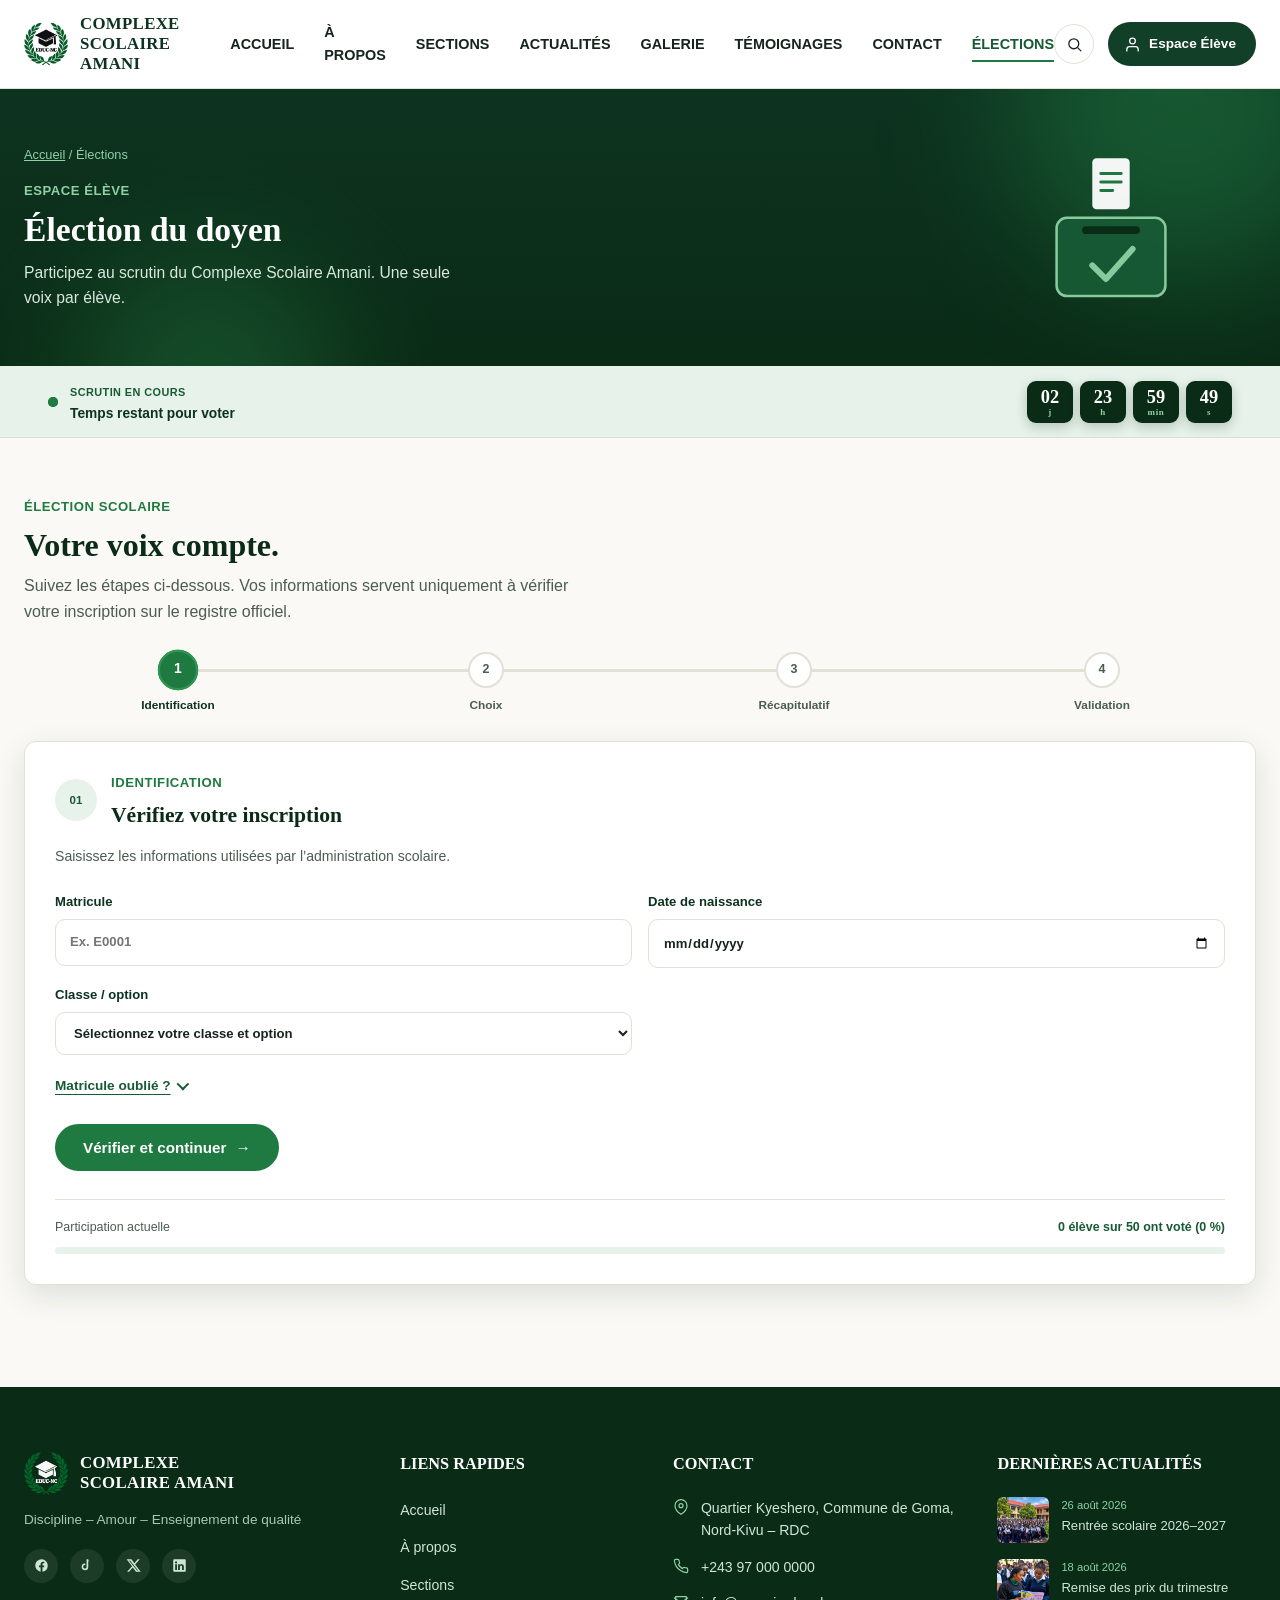
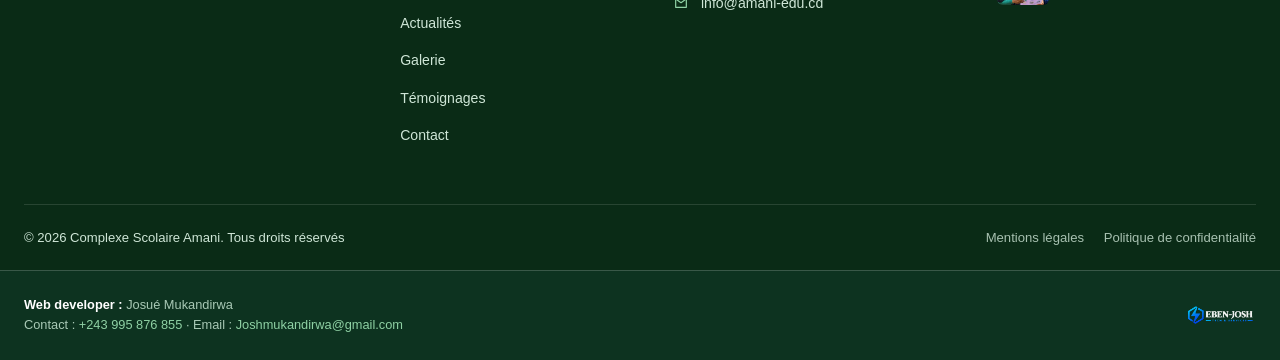
<file: vote/vote.html>
<!DOCTYPE html><html lang="fr"><head><meta charset="UTF-8"><meta name="viewport" content="width=device-width, initial-scale=1.0"><meta name="theme-color" content="#0a2b16"><title>Élections — Complexe Scolaire Amani</title><link rel="stylesheet" href="../css/common.css"><link rel="stylesheet" href="css/vote.css"></head><body class="page-vote"><svg width="0" height="0" style="position:absolute" aria-hidden="true">
    <defs>
      <symbol id="icon-phone" viewBox="0 0 24 24">
        <path
          d="M22 16.92v3a2 2 0 0 1-2.18 2 19.79 19.79 0 0 1-8.63-3.07 19.5 19.5 0 0 1-6-6 19.79 19.79 0 0 1-3.07-8.67A2 2 0 0 1 4.11 2h3a2 2 0 0 1 2 1.72c.13.96.36 1.9.7 2.81a2 2 0 0 1-.45 2.11L8.09 9.91a16 16 0 0 0 6 6l1.27-1.27a2 2 0 0 1 2.11-.45c.91.34 1.85.57 2.81.7A2 2 0 0 1 22 16.92z" />
      </symbol>
      <symbol id="icon-mail" viewBox="0 0 24 24">
        <path d="M4 4h16v16H4z" />
        <path d="m22 6-10 7L2 6" />
      </symbol>
      <symbol id="icon-pin" viewBox="0 0 24 24">
        <path d="M21 10c0 7-9 13-9 13s-9-6-9-13a9 9 0 0 1 18 0z" />
        <circle cx="12" cy="10" r="3" />
      </symbol>
      <symbol id="icon-facebook" viewBox="0 0 24 24" stroke="none">
        <path
          d="M22 12a10 10 0 1 0-11.5 9.9v-7H7.9V12h2.6V9.8c0-2.6 1.5-4 3.9-4 1.1 0 2.2.2 2.2.2v2.5h-1.3c-1.3 0-1.7.8-1.7 1.6V12h2.9l-.5 2.9h-2.4v7A10 10 0 0 0 22 12z" />
      </symbol>
      <symbol id="icon-youtube" viewBox="0 0 24 24" stroke="none">
        <path
          d="M23.5 6.2a3 3 0 0 0-2.1-2.1C19.4 3.5 12 3.5 12 3.5s-7.4 0-9.4.6A3 3 0 0 0 .5 6.2 31 31 0 0 0 0 12a31 31 0 0 0 .5 5.8 3 3 0 0 0 2.1 2.1c2 .6 9.4.6 9.4.6s7.4 0 9.4-.6a3 3 0 0 0 2.1-2.1A31 31 0 0 0 24 12a31 31 0 0 0-.5-5.8zM9.6 15.6V8.4l6.3 3.6z" />
      </symbol>
      <symbol id="icon-x" viewBox="0 0 24 24" stroke="none">
        <path d="M18.9 2H22l-7.4 8.4L23.5 22H16l-5.2-6.8L4.9 22H1.8l7.9-9L1 2h7.7l4.7 6.2zm-1.2 18h1.7L6.4 3.9H4.6z" />
      </symbol>
      <symbol id="icon-linkedin" viewBox="0 0 24 24" stroke="none">
        <path
          d="M20.5 2h-17A1.5 1.5 0 0 0 2 3.5v17A1.5 1.5 0 0 0 3.5 22h17a1.5 1.5 0 0 0 1.5-1.5v-17A1.5 1.5 0 0 0 20.5 2zM8 19H5v-9h3zM6.5 8.7A1.7 1.7 0 1 1 6.5 5.3a1.7 1.7 0 0 1 0 3.4zM19 19h-3v-4.6c0-1.1 0-2.5-1.5-2.5s-1.8 1.2-1.8 2.4V19h-3v-9h2.9v1.3a3.1 3.1 0 0 1 2.8-1.5c3 0 3.6 2 3.6 4.5z" />
      </symbol>
      <symbol id="icon-tiktok" viewBox="0 0 24 24" stroke="none">
        <path
          d="M16.6 5.8a4.8 4.8 0 0 1-3.4-1.4v9.9a5.3 5.3 0 1 1-4.6-5.3v2.6a2.7 2.7 0 1 0 1.9 2.6V2h2.6a4.8 4.8 0 0 0 3.5 4.4z" />
      </symbol>
      <symbol id="icon-cap" viewBox="0 0 24 24">
        <path d="M22 10 12 5 2 10l10 5 10-5z" />
        <path d="M6 12v5c0 1.5 3 3 6 3s6-1.5 6-3v-5" />
      </symbol>
      <symbol id="icon-heart-hands" viewBox="0 0 24 24">
        <path d="M17 21v-2a4 4 0 0 0-4-4H6a4 4 0 0 0-4 4v2" />
        <circle cx="9" cy="7" r="4" />
        <path d="M23 21v-2a4 4 0 0 0-3-3.87" />
        <path d="M16 3.13a4 4 0 0 1 0 7.75" />
      </symbol>
      <symbol id="icon-building" viewBox="0 0 24 24">
        <path d="M3 21h18" />
        <path d="M5 21V7l7-4 7 4v14" />
        <path d="M9 9h1M14 9h1M9 13h1M14 13h1M9 17h1M14 17h1" />
      </symbol>
      <symbol id="icon-check-circle" viewBox="0 0 24 24">
        <path d="m9 12 2 2 4-4" />
        <circle cx="12" cy="12" r="10" />
      </symbol>
      <symbol id="icon-play" viewBox="0 0 24 24" stroke="none">
        <circle cx="12" cy="12" r="10" fill="none" stroke="currentColor" stroke-width="1.8" />
        <path d="M10 8.5v7l6-3.5z" />
      </symbol>
      <symbol id="icon-arrow-right" viewBox="0 0 24 24">
        <path d="M5 12h14M13 6l6 6-6 6" />
      </symbol>
      <symbol id="icon-clock" viewBox="0 0 24 24">
        <circle cx="12" cy="12" r="9" />
        <path d="M12 8v4l3 3" />
      </symbol>
      <symbol id="icon-users" viewBox="0 0 24 24">
        <path d="M17 21v-2a4 4 0 0 0-4-4H6a4 4 0 0 0-4 4v2" />
        <circle cx="9" cy="7" r="4" />
        <path d="M23 21v-2a4 4 0 0 0-3-3.87" />
        <path d="M16 3.13a4 4 0 0 1 0 7.75" />
      </symbol>
      <symbol id="icon-book-open" viewBox="0 0 24 24">
        <path d="M4 19.5A2.5 2.5 0 0 1 6.5 17H20" />
        <path d="M6.5 2H20v20H6.5A2.5 2.5 0 0 1 4 19.5v-15A2.5 2.5 0 0 1 6.5 2z" />
      </symbol>
      <symbol id="icon-bolt" viewBox="0 0 24 24">
        <path d="M13 2 3 14h7l-1 8 11-14h-8l1-6z" />
      </symbol>
      <symbol id="icon-gear" viewBox="0 0 24 24">
        <circle cx="12" cy="12" r="3" />
        <path
          d="M19.4 15a1.65 1.65 0 0 0 .33 1.82l.06.06a2 2 0 1 1-2.83 2.83l-.06-.06a1.65 1.65 0 0 0-1.82-.33 1.65 1.65 0 0 0-1 1.51V21a2 2 0 0 1-4 0v-.09A1.65 1.65 0 0 0 9 19.4a1.65 1.65 0 0 0-1.82.33l-.06.06a2 2 0 1 1-2.83-2.83l.06-.06A1.65 1.65 0 0 0 4.6 15a1.65 1.65 0 0 0-1.51-1H3a2 2 0 0 1 0-4h.09A1.65 1.65 0 0 0 4.6 9a1.65 1.65 0 0 0-.33-1.82l-.06-.06a2 2 0 1 1 2.83-2.83l.06.06A1.65 1.65 0 0 0 9 4.6a1.65 1.65 0 0 0 1-1.51V3a2 2 0 0 1 4 0v.09a1.65 1.65 0 0 0 1 1.51 1.65 1.65 0 0 0 1.82-.33l.06-.06a2 2 0 1 1 2.83 2.83l-.06.06A1.65 1.65 0 0 0 19.4 9a1.65 1.65 0 0 0 1.51 1H21a2 2 0 0 1 0 4h-.09a1.65 1.65 0 0 0-1.51 1z" />
      </symbol>
      <symbol id="icon-hammer" viewBox="0 0 24 24">
        <path d="M2 22h20" />
        <path d="M4 22V10l8-6 8 6v12" />
        <path d="M9 22v-6h6v6" />
      </symbol>
      <symbol id="icon-target" viewBox="0 0 24 24">
        <circle cx="12" cy="12" r="10" />
        <circle cx="12" cy="12" r="6" />
        <circle cx="12" cy="12" r="2" />
      </symbol>
      <symbol id="icon-shield" viewBox="0 0 24 24">
        <path d="M12 2 3 6v6c0 5 3.8 9.4 9 10 5.2-.6 9-5 9-10V6l-9-4z" />
      </symbol>
      <symbol id="icon-layers" viewBox="0 0 24 24">
        <path d="M12 2 2 7l10 5 10-5-10-5z" />
        <path d="M2 17l10 5 10-5M2 12l10 5 10-5" />
      </symbol>
      <symbol id="icon-search" viewBox="0 0 24 24">
        <circle cx="11" cy="11" r="7" />
        <path d="m21 21-4.3-4.3" />
      </symbol>
      <symbol id="icon-user" viewBox="0 0 24 24">
        <path d="M20 21v-2a4 4 0 0 0-4-4H8a4 4 0 0 0-4 4v2" />
        <circle cx="12" cy="7" r="4" />
      </symbol>
      <symbol id="icon-lock" viewBox="0 0 24 24">
        <rect x="3" y="11" width="18" height="11" rx="2" />
        <path d="M7 11V7a5 5 0 0 1 10 0v4" />
      </symbol>
      <symbol id="icon-eye" viewBox="0 0 24 24">
        <path d="M1 12s4-8 11-8 11 8 11 8-4 8-11 8-11-8-11-8z" />
        <circle cx="12" cy="12" r="3" />
      </symbol>
      <symbol id="icon-image" viewBox="0 0 24 24">
        <rect x="3" y="3" width="18" height="18" rx="2" />
        <circle cx="8.5" cy="8.5" r="1.5" />
        <path d="m21 15-5-5L5 21" />
      </symbol>
      <symbol id="icon-quote" viewBox="0 0 24 24" stroke="none">
        <path
          d="M9.6 5C6 6.3 3.6 9.6 3.6 13.3c0 3 1.9 5.3 4.4 5.3 2 0 3.5-1.5 3.5-3.5 0-1.8-1.2-3.2-3-3.4.4-2 2.1-3.6 4-4.3zm10.8 0c-3.6 1.3-6 4.6-6 8.3 0 3 1.9 5.3 4.4 5.3 2 0 3.5-1.5 3.5-3.5 0-1.8-1.2-3.2-3-3.4.4-2 2.1-3.6 4-4.3z" />
      </symbol>
      <symbol id="icon-chevron-left" viewBox="0 0 24 24">
        <path d="M15 18 9 12l6-6" />
      </symbol>
      <symbol id="icon-chevron-right" viewBox="0 0 24 24">
        <path d="M9 18l6-6-6-6" />
      </symbol>
      <symbol id="icon-results" viewBox="0 0 24 24">
        <path d="M9 11l3 3L22 4" />
        <path d="M21 12v7a2 2 0 0 1-2 2H5a2 2 0 0 1-2-2V5a2 2 0 0 1 2-2h11" />
      </symbol>
      <symbol id="icon-doc" viewBox="0 0 24 24">
        <path d="M14 2H6a2 2 0 0 0-2 2v16a2 2 0 0 0 2 2h12a2 2 0 0 0 2-2V8z" />
        <path d="M14 2v6h6" />
      </symbol>
      <symbol id="icon-leaf" viewBox="0 0 24 24">
        <path d="M11 20A7 7 0 0 1 9.8 6.1C15.5 5 17 4.5 19 2c1 2 2 4.2 2 8 0 5.5-4.8 10-10 10z" />
        <path d="M2 21c0-3 1.9-5.4 5.6-6.5C10 13.8 12 13 14 11" />
      </symbol>
      <symbol id="icon-briefcase" viewBox="0 0 24 24">
        <rect x="2" y="7" width="20" height="14" rx="2" />
        <path d="M16 7V5a2 2 0 0 0-2-2h-4a2 2 0 0 0-2 2v2" />
        <path d="M2 13h20" />
      </symbol>
      <symbol id="icon-timetable" viewBox="0 0 24 24">
        <rect x="3" y="4" width="18" height="18" rx="2" />
        <path d="M16 2v4M8 2v4M3 10h18" />
      </symbol>
    </defs>
  </svg><header class="site">
    <div class="nav-wrap">
      <a class="brand" href="../index.html">
        <img src="../assets/logo-ecole.png" alt="Complexe Scolaire Amani">
        <div class="brand-text">
          <div class="name">COMPLEXE SCOLAIRE AMANI</div>
        </div>
      </a>
      <nav class="main-nav">
        <a href="../index.html#accueil">ACCUEIL</a>
        <a href="../apropos.html">À PROPOS</a>
        <a href="../sections.html">SECTIONS</a>
        <a href="../actualites.html">ACTUALITÉS</a>
        <a href="../galerie.html">GALERIE</a>
        <a href="../temoignages.html">TÉMOIGNAGES</a>
        <a href="../contact.html">CONTACT</a>
        <a href="vote.html" class="active">ÉLECTIONS</a>
      </nav>
      <div class="nav-cta">
        <button class="icon-btn" id="searchToggle" aria-label="Rechercher" title="Rechercher">
          <svg class="icon">
            <use href="#icon-search" />
          </svg>
        </button>
        <a class="btn-espace" href="../espace.html" aria-current="page">
          <svg class="icon">
            <use href="#icon-user" />
          </svg>
          <span>Espace Élève</span>
        </a>
        <button class="menu-toggle" aria-label="Menu" aria-expanded="false"><span></span><span></span><span></span></button>
      </div>
    </div>
    <div class="search-panel" id="searchPanel">
      <div class="wrap">
        <svg class="icon">
          <use href="#icon-search" />
        </svg>
        <input type="text" placeholder="Rechercher sur le site… puis Entrée" aria-label="Rechercher">
        <button id="searchClose" aria-label="Fermer">&times;</button>
      </div>
      <p class="wrap search-msg" id="searchMsg"></p>
    </div>
  </header>
<section class="page-hero"><svg class="hero-ballot" viewBox="0 0 200 200" aria-hidden="true" focusable="false"><g class="slip"><rect x="78" y="18" width="44" height="60" rx="5" fill="#fff"/><path d="M88 36h24M88 46h24M88 56h14" stroke="#1f7a41" stroke-width="3.5" stroke-linecap="round"/></g><g class="box"><rect x="36" y="88" width="128" height="92" rx="12" fill="#175a34" stroke="#8fd1a4" stroke-width="3"/><rect x="66" y="98" width="68" height="9" rx="4.5" fill="#0a2b16"/><path class="box-check" d="M78 144l16 16 32-36" fill="none" stroke="#8fd1a4" stroke-width="7" stroke-linecap="round" stroke-linejoin="round"/></g></svg><div class="wrap"><p class="breadcrumb"><a href="../index.html">Accueil</a> / Élections</p><div class="eyebrow">ESPACE ÉLÈVE</div><h1>Élection du doyen</h1><p>Participez au scrutin du Complexe Scolaire Amani. Une seule voix par élève.</p></div></section>
<section class="election-count"><div class="wrap"><div class="election-count-inner"><div class="count-label"><span class="live-dot" aria-hidden="true"></span><div><span class="eyebrow">SCRUTIN EN COURS</span><strong id="bar-label">Chargement…</strong></div></div><div class="count-time" id="bar-time" data-seg="1">--:--:--</div></div></div></section>
<main class="election-main"><div class="wrap">
<div class="election-intro reveal"><div class="eyebrow">ÉLECTION SCOLAIRE</div><h2>Votre voix compte.</h2><p>Suivez les étapes ci-dessous. Vos informations servent uniquement à vérifier votre inscription sur le registre officiel.</p></div>
<nav class="stepper" id="stepper" aria-label="Progression du vote"><ol>
<li data-s="0" class="current"><span class="dot"><i>1</i><svg class="tick" viewBox="0 0 24 24" aria-hidden="true"><path d="m5 12.5 4.5 4.5L19 7.5"/></svg></span><span class="lbl">Identification</span></li>
<li data-s="1"><span class="dot"><i>2</i><svg class="tick" viewBox="0 0 24 24" aria-hidden="true"><path d="m5 12.5 4.5 4.5L19 7.5"/></svg></span><span class="lbl">Choix</span></li>
<li data-s="2"><span class="dot"><i>3</i><svg class="tick" viewBox="0 0 24 24" aria-hidden="true"><path d="m5 12.5 4.5 4.5L19 7.5"/></svg></span><span class="lbl">Récapitulatif</span></li>
<li data-s="3"><span class="dot"><i>4</i><svg class="tick" viewBox="0 0 24 24" aria-hidden="true"><path d="m5 12.5 4.5 4.5L19 7.5"/></svg></span><span class="lbl">Validation</span></li>
</ol><p class="stepper-now" id="stepper-now" aria-live="polite">Étape 1 sur 4 — Identification</p></nav>
<section id="step-id" class="e-card reveal"><div class="step-head"><span class="step-number">01</span><div><div class="eyebrow">IDENTIFICATION</div><h3>Vérifiez votre inscription</h3></div></div><p class="desc">Saisissez les informations utilisées par l’administration scolaire.</p><div class="fields"><label>Matricule<input id="matricule" maxlength="20" placeholder="Ex. E0001" autocomplete="off"></label><label>Date de naissance<input id="birthdate" type="date"></label><label>Classe / option<select id="student-class" autocomplete="off" required>
<option value="" selected disabled>Sélectionnez votre classe et option</option>
<option value="7ème Éducation des Bases">7ème — Éducation des Bases</option>
<option value="8ème Éducation des Bases">8ème — Éducation des Bases</option>
<option value="1ère Technique sociale">1ère — Technique sociale</option>
<option value="1ère Technique nutrition">1ère — Technique nutrition</option>
<option value="1ère Technique commerciale & gestion">1ère — Technique commerciale &amp; gestion</option>
<option value="2ème Technique sociale">2ème — Technique sociale</option>
<option value="2ème Technique nutrition">2ème — Technique nutrition</option>
<option value="2ème Technique commerciale & gestion">2ème — Technique commerciale &amp; gestion</option>
<option value="3ème Technique sociale">3ème — Technique sociale</option>
<option value="3ème Technique nutrition">3ème — Technique nutrition</option>
<option value="3ème Technique commerciale & gestion">3ème — Technique commerciale &amp; gestion</option>
<option value="4ème Technique sociale">4ème — Technique sociale</option>
<option value="4ème Technique nutrition">4ème — Technique nutrition</option>
<option value="4ème Technique commerciale & gestion">4ème — Technique commerciale &amp; gestion</option>
</select></label></div><div class="forgot"><button type="button" class="forgot-link" id="forgot-toggle" aria-expanded="false" aria-controls="forgot-panel">Matricule oublié ?</button><div class="forgot-panel" id="forgot-panel" hidden><p class="forgot-hint" id="forgot-hint">Choisissez votre classe ci-dessus, puis tapez votre nom.</p><label>Votre nom<input id="forgot-name" maxlength="40" placeholder="Ex. David Muhindo" autocomplete="off"></label><ul class="forgot-list" id="forgot-list" aria-live="polite"></ul></div></div><div id="id-msg"></div><button class="btn btn-primary" id="btn-check">Vérifier et continuer <span>→</span></button><div class="participation"><div><span>Participation actuelle</span><b id="pp-text">Chargement…</b></div><div class="progress"><i id="pp-fill"></i></div></div></section>
<section id="step-choice" class="e-card reveal" hidden><div class="step-head"><span class="step-number">02</span><div><div class="eyebrow">CHOIX</div><h3>Choisissez votre candidat</h3></div></div><p id="who" class="identity"></p><div id="ballot" class="candidate-grid"></div><div id="choice-msg"></div><button class="btn btn-primary" id="btn-submit">Continuer <span>→</span></button><button class="btn btn-dark-outline" id="btn-notme">Ce n’est pas moi</button></section>
<section id="step-recap" class="e-card reveal" hidden><div class="step-head"><span class="step-number">03</span><div><div class="eyebrow">RÉCAPITULATIF</div><h3>Vérifiez votre choix</h3></div></div><div id="recap" class="recap"></div><div class="notice"><strong>Avant de continuer</strong><p>Vous pouvez encore modifier votre choix. Après l’étape suivante, la validation sera définitive.</p></div><button class="btn btn-primary" id="btn-recap-ok">Continuer <span>→</span></button><button class="btn btn-dark-outline" id="btn-recap-back">Modifier mon choix</button></section>
<section id="step-final" class="e-card reveal" hidden><div class="step-head"><span class="step-number">04</span><div><div class="eyebrow">VALIDATION</div><h3>Dernière confirmation</h3></div></div><div class="warning"><strong>Cette action est irréversible.</strong><p>Votre vote sera enregistré et votre matricule sera bloqué pour cette élection. Aucun second vote ne pourra être effectué.</p></div><p class="final-choice">Vous votez pour <strong id="final-name"></strong>.</p><div id="final-msg"></div><button class="btn btn-primary final-btn" id="btn-final-ok">Valider définitivement mon vote</button><button class="btn btn-dark-outline" id="btn-final-cancel">Revenir au choix</button></section>
<section id="step-done" class="e-card success-card reveal" hidden><div class="success-icon"><svg class="check-svg" viewBox="0 0 24 24" aria-hidden="true"><path d="m5 12.5 4.5 4.5L19 7.5"/></svg></div><div class="eyebrow">PARTICIPATION ENREGISTRÉE</div><h3>Merci pour votre participation.</h3><p>Votre vote a été enregistré. Vous pouvez maintenant suivre la progression générale du scrutin.</p><div class="live-box"><div class="step-head"><span class="step-number">LIVE</span><div><div class="eyebrow">PARTICIPATION</div><h4>Progression de l’élection</h4></div></div><div class="progress large"><i id="dp-fill"></i></div><p id="dp-text" class="desc"></p></div><button class="btn btn-dark-outline" id="btn-refresh">Actualiser</button></section>
<section id="step-already" class="e-card empty-card" hidden><div class="empty-icon"><svg class="check-svg" viewBox="0 0 24 24" aria-hidden="true"><path d="m5 12.5 4.5 4.5L19 7.5"/></svg></div><div class="eyebrow">DÉJÀ PARTICIPÉ</div><h3>Votre vote est déjà enregistré.</h3><p>Ce matricule ne peut pas être utilisé une seconde fois.</p></section>
<section id="step-closed" class="e-card empty-card" hidden><div class="empty-icon">—</div><div class="eyebrow">SCRUTIN</div><h3>Vote indisponible</h3><p id="closed-msg">Le scrutin est actuellement fermé.</p></section>
</div></main>
<footer class="site">
      <div class="wrap">
        <div class="footer-grid">
          <div class="reveal footer-brand">
            <a class="brand" href="../index.html">
              <img src="../assets/logo-ecole1.png" alt="Complexe Scolaire Amani">
              <div class="brand-text">
                <div class="name">COMPLEXE SCOLAIRE AMANI</div>
              </div>
            </a>
            <p class="footer-tagline">Discipline – Amour – Enseignement de qualité</p>
            <div class="foot-social">
              <a href="#" class="ext-link" aria-label="Facebook"><svg class="icon">
                  <use href="#icon-facebook" />
                </svg></a>
              <a href="#" class="ext-link" aria-label="TikTok"><svg class="icon">
                  <use href="#icon-tiktok" />
                </svg></a>
              <a href="#" class="ext-link" aria-label="X"><svg class="icon">
                  <use href="#icon-x" />
                </svg></a>
              <a href="#" class="ext-link" aria-label="LinkedIn"><svg class="icon">
                  <use href="#icon-linkedin" />
                </svg></a>
            </div>
          </div>

          <div class="reveal reveal-delay-1">
            <h5>LIENS RAPIDES</h5>
            <ul class="foot-links">
              <li><a href="../index.html">Accueil</a></li>
              <li><a href="../apropos.html">À propos</a></li>
              <li><a href="../sections.html">Sections</a></li>
              <li><a href="../actualites.html">Actualités</a></li>
              <li><a href="../galerie.html">Galerie</a></li>
              <li><a href="../temoignages.html">Témoignages</a></li>
              <li><a href="../contact.html">Contact</a></li>
            </ul>
          </div>

          <div class="reveal reveal-delay-2">
            <h5>CONTACT</h5>
            <ul class="foot-contact">
              <li><svg class="icon">
                  <use href="#icon-pin" />
                </svg> Quartier Kyeshero, Commune de Goma, Nord-Kivu – RDC</li>
              <li><svg class="icon">
                  <use href="#icon-phone" />
                </svg> +243 97 000 0000</li>
              <li><svg class="icon">
                  <use href="#icon-mail" />
                </svg> info@amani-edu.cd</li>
            </ul>
          </div>

          <div class="reveal reveal-delay-3">
            <h5>DERNIÈRES ACTUALITÉS</h5>
            <div class="news-item">
              <img src="../assets/photos/amani-group.jpeg" alt="">
              <div>
                <div class="date">26 août 2026</div>
                <p>Rentrée scolaire 2026–2027</p>
              </div>
            </div>
            <div class="news-item">
              <img src="../assets/photos/amani-reading.jpeg" alt="">
              <div>
                <div class="date">18 août 2026</div>
                <p>Remise des prix du trimestre</p>
              </div>
            </div>
          </div>
        </div>

        <div class="footer-bottom">
          <span>&copy; 2026 Complexe Scolaire Amani. Tous droits réservés</span>
          <span class="legal">
            <a href="../mentions-legales.html">Mentions légales</a>
            <a href="../confidentialite.html">Politique de confidentialité</a>
          </span>
        </div>
      </div>

      <div class="credit-bar">
        <div class="wrap">
          <div class="credit-text">
            <strong>Web developer :</strong> Josué Mukandirwa<br>
            Contact : <a href="tel:+243995876855">+243 995 876 855</a> ·
            Email : <a href="mailto:Joshmukandirwa@gmail.com">Joshmukandirwa@gmail.com</a>
          </div>
          <a class="credit-logo ext-link" href="#" aria-label="EbenJosh Tech & Services">
            <img src="../assets/ebenjosh-logo.png" alt="EbenJosh Tech & Services">
          </a>
        </div>
      </div>
    </footer><canvas id="confetti" aria-hidden="true"></canvas><script src="../js/common.js"></script><script src="js/config.js"></script><script src="js/backend.js"></script><script src="js/election-common.js"></script><script src="js/vote.js"></script></body></html>
</file>
<file: css/common.css>
/* ============================================================
   COMMON.CSS — chargé sur TOUTES les pages du site Amani.
   Contient : variables, base, boutons, navbar, footer, credit-bar,
   barre de recherche, toast global, animation "reveal".
   Le style ou le comportement du navbar/footer se modifie ICI,
   jamais dans les fichiers CSS propres à chaque page.
   ============================================================ */
:root {
  --green-950: #0a2b16;
  --green-900: #0d3320;
  --green-800: #123f27;
  --green-700: #175a34;
  --green-600: #1f7a41;
  --green-500: #2e9650;
  --green-100: #e6f2ea;
  --cream: #faf9f5;
  --navy-950: #081524;
  --navy-900: #0c2038;
  --ink: #16241c;
  --ink-soft: #4b5c52;
  --line: #e3e0d6;
  --radius-s: 6px;
  --radius-m: 12px;
  --shadow-1: 0 10px 30px rgba(10, 43, 22, 0.12);
  --serif: Georgia, "Times New Roman", serif;
  --sans:
    -apple-system, BlinkMacSystemFont, "Segoe UI", Roboto, Helvetica, Arial,
    sans-serif;
}
* {
  box-sizing: border-box;
  margin: 0;
  padding: 0;
}
html {
  scroll-behavior: smooth;
  -webkit-text-size-adjust: 100%;
  text-size-adjust: 100%;
}
body {
  font-family: var(--sans);
  color: var(--ink);
  background: #fff;
  line-height: 1.6;
  overflow-x: hidden;
  overflow-wrap: break-word;
}
img {
  max-width: 100%;
  display: block;
}
a {
  color: inherit;
  text-decoration: none;
}
ul {
  list-style: none;
}
svg {
  display: block;
}
.wrap {
  max-width: 1500px;
  margin: 0 auto;
  padding: 0 24px;
}
.eyebrow {
  font-weight: 700;
  letter-spacing: 0.04em;
  color: var(--green-600);
  font-size: 0.82rem;
  margin-bottom: 10px;
}
h1,
h2,
h3 {
  font-family: var(--serif);
  font-weight: 700;
  line-height: 1.15;
  color: var(--ink);
}
h2 {
  font-size: 2.1rem;
}

/* Icon helper */
.icon {
  width: 1em;
  height: 1em;
  stroke: currentColor;
  fill: none;
  stroke-width: 1.8;
  stroke-linecap: round;
  stroke-linejoin: round;
}

/* Boutons (utilisés sur toutes les pages) */
.btn {
  display: inline-flex;
  align-items: center;
  justify-content: center;
  text-align: center;
  max-width: 100%;
  gap: 9px;
  padding: 13px 26px;
  border-radius: 999px;
  font-weight: 600;
  font-size: 0.95rem;
  border: 2px solid transparent;
  cursor: pointer;
  transition:
    transform 0.25s ease,
    box-shadow 0.25s ease,
    background 0.25s ease,
    color 0.25s ease;
}
.btn .icon {
  width: 16px;
  height: 16px;
}
.btn:active {
  transform: translateY(1px);
}
.btn-primary {
  background: var(--green-600);
  color: #fff;
}
.btn-primary:hover {
  background: var(--green-500);
  box-shadow: 0 10px 24px rgba(46, 150, 80, 0.35);
  transform: translateY(-2px);
}
.btn-outline {
  border-color: rgba(255, 255, 255, 0.55);
  color: #fff;
}
.btn-outline:hover {
  background: rgba(255, 255, 255, 0.12);
  transform: translateY(-2px);
}
.btn-dark-outline {
  border-color: var(--green-700);
  color: var(--green-700);
}
.btn-dark-outline:hover {
  background: var(--green-700);
  color: #fff;
  transform: translateY(-2px);
}
.btn-sm {
  padding: 9px 16px;
  font-size: 0.85rem;
}

/* Reveal-on-scroll animation (utilisée sur toutes les pages) */
.reveal {
  opacity: 0;
  transform: translateY(24px);
  transition:
    opacity 0.7s ease,
    transform 0.7s ease;
}
.reveal.in {
  opacity: 1;
  transform: none;
}
.reveal-delay-1.in {
  transition-delay: 0.08s;
}
.reveal-delay-2.in {
  transition-delay: 0.16s;
}
.reveal-delay-3.in {
  transition-delay: 0.24s;
}
.reveal-delay-4.in {
  transition-delay: 0.32s;
}

/* ===== HEADER / NAV ===== */
header.site {
  background: #fff;
  border-bottom: 1px solid var(--line);
  position: sticky;
  top: 0;
  z-index: 50;
}
.nav-wrap {
  display: flex;
  align-items: center;
  justify-content: space-between;
  padding: 14px 24px;
  max-width: 1500px;
  margin: 0 auto;
}
.brand {
  display: flex;
  align-items: center;
  gap: 12px;
  min-width: 0;
}
.brand img {
  width: 44px;
  height: 44px;
  object-fit: contain;
  flex-shrink: 0;
}
.brand-text {
  min-width: 0;
  max-width: 190px;
}
.brand-text .name {
  font-family: var(--serif);
  font-weight: 700;
  font-size: 1.05rem;
  letter-spacing: 0.02em;
  color: var(--green-900);
  line-height: 1.2;
}
.brand-text .tagline {
  font-size: 0.7rem;
  color: var(--ink-soft);
  letter-spacing: 0.03em;
  font-style: italic;
}
@media (max-width: 420px) {
  .brand-text {
    max-width: 150px;
  }
  .brand-text .name {
    font-size: 0.86rem;
  }
  .brand-text .tagline {
    font-size: 0.62rem;
  }
}
nav.main-nav {
  display: flex;
  align-items: center;
  gap: 30px;
}
@media (max-width: 1030px) {
  nav.main-nav.open {
    display: flex;
    flex-direction: column;
    align-items: flex-start;
    position: absolute;
    top: 100%;
    left: 0;
    right: 0;
    background: #fff;
    padding: 16px 24px;
    gap: 16px;
    border-bottom: 1px solid var(--line);
    box-shadow: 0 14px 24px rgba(10, 43, 22, 0.1);
    max-height: calc(100vh - 70px);
    overflow-y: auto;
  }
  nav.main-nav.open a {
    width: 100%;
    padding: 8px 0;
  }
}
nav.main-nav a {
  font-size: 0.9rem;
  font-weight: 600;
  color: var(--ink);
  position: relative;
  padding: 6px 0;
}
nav.main-nav a::after {
  content: "";
  position: absolute;
  left: 0;
  bottom: 0;
  width: 0;
  height: 2px;
  background: var(--green-600);
  transition: width 0.25s ease;
}
nav.main-nav a:hover::after,
nav.main-nav a.active::after {
  width: 100%;
}
nav.main-nav a.active {
  color: var(--green-700);
}
.nav-cta {
  display: flex;
  align-items: center;
  gap: 14px;
}
.icon-btn {
  width: 40px;
  height: 40px;
  border-radius: 50%;
  border: 1px solid var(--line);
  background: none;
  color: var(--ink);
  display: flex;
  align-items: center;
  justify-content: center;
  cursor: pointer;
  transition:
    background 0.2s ease,
    border-color 0.2s ease;
}
.icon-btn:hover {
  background: var(--green-100);
  border-color: var(--green-500);
}
.icon-btn .icon {
  width: 17px;
  height: 17px;
}
.btn-espace {
  height: 44px;
  border-radius: 999px;
  flex-shrink: 0;
  padding: 0 20px 0 16px;
  gap: 8px;
  background: var(--green-600);
  color: #fff;
  font-weight: 600;
  font-size: 0.85rem;
  white-space: nowrap;
  display: flex;
  align-items: center;
  justify-content: center;
  transition:
    background 0.25s ease,
    transform 0.25s ease,
    box-shadow 0.25s ease;
}
.btn-espace .icon {
  width: 17px;
  height: 17px;
  flex-shrink: 0;
}
.btn-espace:hover {
  background: var(--green-500);
  transform: translateY(-2px);
  box-shadow: 0 8px 18px rgba(46, 150, 80, 0.35);
}
.btn-espace[aria-current="page"] {
  background: var(--green-800);
}
.menu-toggle {
  display: none;
  flex-direction: column;
  gap: 5px;
  background: none;
  border: none;
  cursor: pointer;
  padding: 6px;
}
.menu-toggle span {
  width: 24px;
  height: 2px;
  background: var(--green-900);
  display: block;
  transition:
    transform 0.25s ease,
    opacity 0.25s ease;
}
.menu-toggle.open span:nth-child(1) {
  transform: translateY(7px) rotate(45deg);
}
.menu-toggle.open span:nth-child(2) {
  opacity: 0;
}
.menu-toggle.open span:nth-child(3) {
  transform: translateY(-7px) rotate(-45deg);
}

.search-panel {
  max-height: 0;
  overflow: hidden;
  background: var(--green-100);
  transition: max-height 0.3s ease;
}
.search-panel.open {
  max-height: 80px;
}
.search-panel .wrap {
  display: flex;
  align-items: center;
  gap: 12px;
  padding: 16px 24px;
}
.search-panel .icon {
  width: 18px;
  height: 18px;
  color: var(--green-700);
  flex-shrink: 0;
}
.search-panel input {
  flex: 1;
  min-width: 0;
  border: none;
  background: none;
  font-size: 1rem;
  outline: none;
  color: var(--ink);
}
.search-panel button {
  border: none;
  background: none;
  font-size: 1.4rem;
  line-height: 1;
  cursor: pointer;
  color: var(--ink-soft);
}
.search-msg {
  padding: 0 24px 14px;
  font-size: 0.82rem;
  color: var(--green-700);
  min-height: 1em;
}
.search-hit {
  outline: 3px solid var(--green-500);
  outline-offset: 6px;
  border-radius: 6px;
  transition: outline-color 0.3s ease;
}

/* Message flottant global (liens externes, pages pas encore construites, etc.) */
.global-toast {
  position: fixed;
  left: 50%;
  bottom: 28px;
  transform: translateX(-50%) translateY(20px);
  background: var(--green-950);
  color: #fff;
  font-size: 0.85rem;
  font-weight: 600;
  padding: 12px 20px;
  border-radius: 999px;
  box-shadow: 0 12px 28px rgba(0, 0, 0, 0.25);
  opacity: 0;
  pointer-events: none;
  transition:
    opacity 0.3s ease,
    transform 0.3s ease;
  z-index: 200;
  width: max-content;
  max-width: calc(100vw - 24px);
  text-align: center;
  line-height: 1.35;
}
.global-toast.show {
  opacity: 1;
  transform: translateX(-50%) translateY(0);
}

/* Petit bandeau de titre en haut des pages secondaires (Espace Élève, Galerie, etc.) */
.page-hero {
  background: linear-gradient(180deg, var(--green-900), var(--green-950));
  color: #fff;
  padding: 56px 0;
}
.page-hero .eyebrow {
  color: #8fd1a4;
}
.page-hero h1 {
  color: #fff;
  font-size: 2.1rem;
  margin-bottom: 10px;
}
.page-hero p {
  color: #d9e9de;
  max-width: 52ch;
  font-size: 0.98rem;
}
.page-hero .breadcrumb {
  font-size: 0.8rem;
  color: #8fd1a4;
  margin-bottom: 14px;
}
.page-hero .breadcrumb a {
  color: #8fd1a4;
  text-decoration: underline;
}
.page-hero .breadcrumb a:hover {
  color: #fff;
}

/* Champs de formulaire (utilisés sur Espace Élève, Contact, Admission) */
.field {
  display: flex;
  align-items: center;
  gap: 10px;
  background: rgba(255, 255, 255, 0.06);
  border: 1px solid rgba(255, 255, 255, 0.15);
  border-radius: 10px;
  padding: 11px 14px;
  margin-top: 6px;
}
.field .icon {
  width: 16px;
  height: 16px;
  color: #8fd1a4;
  flex-shrink: 0;
}
.field input {
  flex: 1;
  border: none;
  background: none;
  color: #fff;
  font-size: 0.92rem;
  outline: none;
}
.field input::placeholder {
  color: #7f9b8b;
}

/* ===== FOOTER ===== */
footer.site {
  background: var(--green-950);
  color: #cfe6d7;
  padding-top: 64px;
}
.footer-grid {
  display: grid;
  grid-template-columns: 1.3fr 0.9fr 1.1fr 1fr;
  gap: 40px;
  padding-bottom: 44px;
}
.footer-grid h5 {
  color: #fff;
  font-family: var(--serif);
  font-size: 1.02rem;
  margin-bottom: 20px;
}
.footer-brand .brand {
  margin-bottom: 14px;
}
.footer-brand .name {
  color: #fff;
}
.footer-tagline {
  font-size: 0.85rem;
  color: #a9c9b6;
  margin-bottom: 18px;
}
.foot-links li {
  margin-bottom: 12px;
}
.foot-links a {
  font-size: 0.88rem;
  transition: color 0.2s ease;
}
.foot-links a:hover {
  color: #8fd1a4;
}
.foot-contact li {
  overflow-wrap: anywhere;
  display: flex;
  gap: 12px;
  margin-bottom: 14px;
  font-size: 0.88rem;
}
.foot-contact .icon {
  width: 16px;
  height: 16px;
  color: #8fd1a4;
  flex-shrink: 0;
  margin-top: 2px;
}
.foot-social {
  display: flex;
  gap: 12px;
  margin-top: 4px;
}
.foot-social a {
  width: 34px;
  height: 34px;
  border-radius: 50%;
  background: rgba(255, 255, 255, 0.08);
  display: flex;
  align-items: center;
  justify-content: center;
  transition:
    background 0.2s ease,
    transform 0.2s ease;
  color: #cfe6d7;
}
.foot-social a:hover {
  background: var(--green-600);
  transform: translateY(-2px);
  color: #fff;
}
.foot-social .icon {
  width: 15px;
  height: 15px;
  fill: currentColor;
  stroke: none;
}
.news-item {
  display: flex;
  gap: 12px;
  margin-bottom: 16px;
}
.news-item img {
  width: 52px;
  height: 46px;
  object-fit: cover;
  border-radius: 6px;
  flex-shrink: 0;
}
.news-item .date {
  font-size: 0.7rem;
  color: #8fd1a4;
  margin-bottom: 2px;
}
.news-item p {
  font-size: 0.82rem;
  line-height: 1.3;
}
.footer-bottom {
  border-top: 1px solid rgba(255, 255, 255, 0.12);
  padding: 22px 0;
  display: flex;
  justify-content: space-between;
  align-items: center;
  flex-wrap: wrap;
  gap: 12px;
  font-size: 0.82rem;
}
.footer-bottom .legal a {
  margin-left: 16px;
  opacity: 0.8;
}
.footer-bottom .legal a:hover {
  opacity: 1;
  text-decoration: underline;
}

.credit-bar {
  background: var(--green-900);
  border-top: 1px solid rgba(255, 255, 255, 0.18);
  padding: 24px 0;
}
.credit-bar .wrap {
  display: flex;
  justify-content: space-between;
  align-items: center;
  flex-wrap: wrap;
  gap: 16px;
}
.credit-text {
  overflow-wrap: anywhere;
  font-size: 0.8rem;
  color: #a9c9b6;
  line-height: 1.6;
}
.credit-text strong {
  color: #fff;
}
.credit-text a {
  color: #8fd1a4;
}
.credit-text a:hover {
  text-decoration: underline;
}
.credit-logo img {
  height: 24px;
  width: auto;
  object-fit: contain;
  opacity: 0.95;
}

/* ===== RESPONSIVE — navbar & footer uniquement ===== */
@media (max-width: 1200px) and (min-width: 981px) {
  nav.main-nav {
    gap: 16px;
  }
  nav.main-nav a {
    font-size: 0.8rem;
  }
}
@media (max-width: 1030px) {
  .btn-espace span {
    display: none;
  }
  .btn-espace {
    width: 44px;
    padding: 0;
  }
  .footer-grid {
    grid-template-columns: 1fr 1fr;
    gap: 30px;
  }
  nav.main-nav {
    display: none;
  }
  .menu-toggle {
    display: flex;
  }
}
@media (max-width: 640px) {
  h2 {
    font-size: 1.6rem;
  }
  .footer-grid {
    grid-template-columns: 1fr;
  }
}
@media (prefers-reduced-motion: reduce) {
  .reveal {
    opacity: 1;
    transform: none;
    transition: none;
  }
  * {
    animation: none !important;
    transition: none !important;
  }
}



/* ============================================================
   RESPONSIVE PETITS ÉCRANS — de 480px jusqu'à 240px (Jiophone 2)
   ============================================================ */
@media (max-width: 480px) {
  .wrap {
    padding: 0 16px;
  }
  .nav-wrap {
    padding: 10px 16px;
    gap: 8px;
  }
  .nav-cta {
    gap: 8px;
  }
  .search-panel .wrap {
    padding: 12px 16px;
  }
  .search-msg {
    padding: 0 16px 12px;
  }
  nav.main-nav.open {
    padding: 12px 16px;
  }
  footer.site {
    padding-top: 44px;
  }
  .footer-bottom {
    flex-direction: column;
    align-items: flex-start;
  }
  .footer-bottom .legal {
    display: flex;
    flex-wrap: wrap;
    gap: 6px 16px;
  }
  .footer-bottom .legal a {
    margin-left: 0;
  }
}
@media (max-width: 380px) {
  h2 {
    font-size: 1.4rem;
  }
  .wrap {
    padding: 0 14px;
  }
  .nav-wrap {
    padding: 8px 12px;
  }
  .brand {
    gap: 8px;
  }
  .brand img {
    width: 36px;
    height: 36px;
  }
  .brand-text {
    max-width: none;
  }
  .brand-text .name {
    font-size: 0.72rem;
    line-height: 1.15;
    letter-spacing: 0;
  }
  .icon-btn {
    width: 36px;
    height: 36px;
  }
  .btn-espace {
    width: 36px;
    height: 36px;
  }
  .btn-espace .icon {
    width: 16px;
    height: 16px;
  }
  .menu-toggle {
    padding: 4px;
  }
  .menu-toggle span {
    width: 22px;
  }
  .btn {
    padding: 11px 18px;
    font-size: 0.88rem;
  }
  .footer-grid {
    gap: 26px;
  }
  .footer-grid h5 {
    margin-bottom: 14px;
  }
  .global-toast {
    bottom: 16px;
    border-radius: 16px;
    font-size: 0.8rem;
  }
}
@media (max-width: 300px) {
  h2 {
    font-size: 1.2rem;
  }
  .wrap {
    padding: 0 10px;
  }
  .nav-wrap {
    padding: 6px 8px;
    gap: 4px;
  }
  .nav-cta {
    gap: 4px;
  }
  .brand {
    gap: 5px;
  }
  .brand img {
    width: 28px;
    height: 28px;
  }
  .brand-text .name {
    font-size: 0.6rem;
  }
  .icon-btn,
  .btn-espace {
    width: 30px;
    height: 30px;
  }
  .icon-btn .icon,
  .btn-espace .icon {
    width: 14px;
    height: 14px;
  }
  .menu-toggle {
    padding: 3px;
  }
  .menu-toggle span {
    width: 19px;
  }
  .btn {
    padding: 10px 14px;
    font-size: 0.8rem;
    gap: 6px;
  }
  .search-panel .wrap {
    padding: 10px;
    gap: 8px;
  }
  .search-panel input {
    font-size: 0.85rem;
  }
  .footer-bottom,
  .credit-text {
    font-size: 0.72rem;
  }
  .credit-bar {
    padding: 18px 0;
  }
  nav.main-nav.open {
    padding: 10px;
  }
}

/* ============================================================
   BANDEAU DE TITRE (.page-hero) — pages secondaires, petits écrans
   ============================================================ */
.page-hero h1 {
  overflow-wrap: break-word;
}
@media (max-width: 640px) {
  .page-hero {
    padding: 40px 0;
  }
  .page-hero h1 {
    font-size: 1.7rem;
  }
}
@media (max-width: 380px) {
  .page-hero {
    padding: 30px 0;
  }
  .page-hero h1 {
    font-size: 1.4rem;
  }
  .page-hero p {
    font-size: 0.9rem;
  }
  .page-hero .breadcrumb {
    font-size: 0.75rem;
    margin-bottom: 10px;
  }
}
@media (max-width: 300px) {
  .page-hero {
    padding: 24px 0;
  }
  .page-hero h1 {
    font-size: 1.2rem;
  }
  .page-hero p {
    font-size: 0.82rem;
  }
}
</file>
<file: css/index.css>
/* ============================================================
   INDEX.CSS — styles propres à la page d'accueil uniquement.
   Le navbar et le footer sont dans css/common.css.
   ============================================================ */

/* ===== HERO ===== */
.hero {
  position: relative;
  color: #fff;
  overflow: hidden;
  min-height: 620px;
  /* display: flex; */
  align-items: center;
  padding-top: 100px;
}
.hero-media {
  position: absolute;
  inset: 0;
  width: 100%;
  height: 100%;
}
.hero-slide {
  position: absolute;
  inset: 0;
  width: 100%;
  height: 100%;
  object-fit: cover;
  opacity: 0;
  transition: opacity 1.2s ease;
}
.hero-slide.active {
  opacity: 1;
}
.hero-media::before {
  content: "";
  position: absolute;
  inset: 0;
  background: linear-gradient(
    90deg,
    rgba(10, 43, 22, 0.94) 0%,
    rgba(10, 43, 22, 0.82) 30%,
    rgba(10, 43, 22, 0.35) 58%,
    rgba(10, 43, 22, 0.08) 100%
  );
  z-index: 1;
}
.hero-script {
  position: absolute;
  top: 30px;
  right: 36px;
  z-index: 2;
  font-family: "Segoe Script", "Brush Script MT", cursive;
  font-size: 1.5rem;
  line-height: 1.35;
  color: #fff;
  text-align: right;
  transform: rotate(-2deg);
  text-shadow: 0 2px 10px rgba(0, 0, 0, 0.3);
}
.hero-inner {
  position: relative;
  z-index: 2;
  padding: 80px 24px;
}
.hero-copy {
  max-width: 560px;
}
.hero-badge {
  display: inline-block;
  background: var(--green-600);
  color: #fff;
  font-weight: 700;
  font-size: 0.72rem;
  letter-spacing: 0.06em;
  padding: 6px 14px;
  border-radius: 999px;
  margin-bottom: 16px;
}
.hero-eyebrow {
  color: #8fd1a4;
  font-weight: 700;
  letter-spacing: 0.08em;
  font-size: 0.82rem;
  margin-bottom: 18px;
}
.hero h1 {
  color: #fff;
  font-size: 2.7rem;
  margin-bottom: 18px;
}
.hero h1 .accent {
  color: #8fd1a4;
}
.hero p.lead {
  color: #d9e9de;
  max-width: 46ch;
  margin-bottom: 30px;
  font-size: 1.02rem;
}
.hero-actions {
  display: flex;
  gap: 16px;
  flex-wrap: wrap;
}

/* ===== FEATURE STRIP + CITATION ===== */
.feature-strip {
  background: var(--green-950);
}
.feature-strip-wrap {
  display: flex;
  align-items: stretch;
  gap: 0;
}
.feature-items {
  display: grid;
  grid-template-columns: repeat(4, 1fr);
  flex: 1;
}
.feature-item {
  display: flex;
  align-items: center;
  gap: 12px;
  padding: 26px 16px;
  border-right: 1px solid rgba(255, 255, 255, 0.12);
}
.feature-item .ic {
  width: 40px;
  height: 40px;
  border-radius: 50%;
  background: rgba(143, 209, 164, 0.15);
  display: flex;
  align-items: center;
  justify-content: center;
  flex-shrink: 0;
}
.feature-item .ic .icon {
  width: 19px;
  height: 19px;
  color: #8fd1a4;
}
.feature-item:last-child {
  border-right: none;
}
.feature-item b {
  display: block;
  font-size: 0.82rem;
  font-weight: 700;
  color: #fff;
  margin-bottom: 2px;
}
.feature-item span {
  font-size: 0.72rem;
  color: #b9d3c2;
  line-height: 1.3;
}
.feature-quote {
  background: var(--green-900);
  border-left: 1px solid rgba(255, 255, 255, 0.12);
  color: #fff;
  flex-shrink: 0;
  width: 300px;
  padding: 26px 28px;
  display: flex;
  flex-direction: column;
  justify-content: center;
  gap: 8px;
}
.feature-quote .icon {
  width: 22px;
  height: 22px;
  color: #8fd1a4;
  fill: #8fd1a4;
}
.feature-quote p {
  font-family: var(--serif);
  font-style: italic;
  font-size: 0.98rem;
  line-height: 1.4;
}
.feature-quote span {
  font-size: 0.78rem;
  color: #8fd1a4;
}

/* ===== ABOUT ===== */
.about {
  padding: 90px 0;
  background: #fff;
}
.about .wrap {
  display: grid;
  grid-template-columns: 1fr 1fr;
  gap: 70px;
  align-items: center;
}
.about h2 {
  margin-bottom: 18px;
  max-width: 14ch;
}
.about p.desc {
  color: var(--ink-soft);
  margin-bottom: 28px;
  max-width: 52ch;
}
.about-stats {
  display: flex;
  gap: 34px;
  margin-bottom: 30px;
  flex-wrap: wrap;
}
.about-stat {
  display: flex;
  align-items: flex-start;
  gap: 10px;
}
.about-stat .ic {
  width: 30px;
  height: 30px;
  flex-shrink: 0;
}
.about-stat .ic .icon {
  width: 100%;
  height: 100%;
  color: var(--green-600);
}
.about-stat b {
  display: block;
  font-family: var(--serif);
  font-size: 0.92rem;
  color: var(--ink-soft);
  font-weight: 400;
}
.about-media {
  position: relative;
  padding: 0 30px 40px 0;
}
.about-media .main-img {
  border-radius: var(--radius-m);
  width: 100%;
  aspect-ratio: 16/11;
  object-fit: cover;
  box-shadow: var(--shadow-1);
}
.polaroid-stack {
  position: absolute;
  right: -10px;
  bottom: -10px;
  width: 52%;
}
.polaroid {
  position: absolute;
  background: #fff;
  padding: 8px 8px 26px;
  border-radius: 4px;
  box-shadow: var(--shadow-1);
  width: 78%;
}
.polaroid img {
  width: 100%;
  aspect-ratio: 4/3;
  object-fit: cover;
  border-radius: 2px;
}
.polaroid.p1 {
  right: 34px;
  bottom: 20px;
  transform: rotate(-6deg);
  z-index: 2;
}
.polaroid.p2 {
  right: 0;
  bottom: -10px;
  transform: rotate(5deg);
  z-index: 1;
  width: 70%;
}

/* ===== SECTIONS / SERVICES ===== */
.services {
  background: linear-gradient(180deg, var(--green-900), var(--green-950));
  color: #fff;
  padding: 90px 0;
}
.services .eyebrow {
  color: #8fd1a4;
}
.services h2 {
  color: #fff;
  max-width: 16ch;
}
.services-head {
  display: flex;
  justify-content: space-between;
  align-items: flex-end;
  margin-bottom: 44px;
  gap: 20px;
  flex-wrap: wrap;
}
.see-all {
  display: inline-flex;
  align-items: center;
  gap: 6px;
  font-weight: 700;
  font-size: 0.9rem;
  color: #8fd1a4;
  border-bottom: 1px solid rgba(143, 209, 164, 0.5);
  padding-bottom: 2px;
}
.see-all .icon {
  width: 14px;
  height: 14px;
}
.services-grid {
  display: grid;
  grid-template-columns: 2.1fr 1fr;
  gap: 20px;
}
.service-cards {
  display: grid;
  grid-template-columns: repeat(3, 1fr);
  gap: 16px;
}
.service-card {
  background: rgba(255, 255, 255, 0.05);
  border: 1px solid rgba(255, 255, 255, 0.1);
  border-radius: var(--radius-m);
  padding: 22px 18px;
  transition:
    transform 0.25s ease,
    background 0.25s ease,
    border-color 0.25s ease;
}
.service-card:hover {
  transform: translateY(-6px);
  background: rgba(255, 255, 255, 0.09);
  border-color: rgba(143, 209, 164, 0.4);
}
.service-card .ic {
  width: 38px;
  height: 38px;
  border-radius: 10px;
  background: rgba(143, 209, 164, 0.15);
  display: flex;
  align-items: center;
  justify-content: center;
  margin-bottom: 14px;
}
.service-card .ic .icon {
  width: 19px;
  height: 19px;
  color: #8fd1a4;
}
.service-card h4 {
  overflow-wrap: anywhere;
  font-family: var(--serif);
  font-size: 1rem;
  margin-bottom: 4px;
}
.service-card p {
  font-size: 0.82rem;
  color: #b9d3c2;
}
.service-photo {
  position: relative;
  border-radius: var(--radius-m);
  overflow: hidden;
}
.service-photo img {
  width: 100%;
  height: 100%;
  object-fit: cover;
  min-height: 280px;
}
.service-photo .cap {
  position: absolute;
  left: 0;
  right: 0;
  bottom: 0;
  padding: 20px;
  background: linear-gradient(0deg, rgba(8, 25, 15, 0.92), transparent);
  font-weight: 600;
  font-size: 0.92rem;
}
.service-photo .cap span {
  display: block;
  width: 26px;
  height: 2px;
  background: #8fd1a4;
  margin-bottom: 8px;
}

/* ===== ACTUALITÉS + GALERIE + TÉMOIGNAGES ===== */
.hub {
  padding: 90px 0;
  background: #fff;
}
.hub-grid {
  display: grid;
  grid-template-columns: repeat(3, 1fr);
  gap: 40px;
}
.hub-head {
  display: flex;
  align-items: center;
  justify-content: space-between;
  margin-bottom: 24px;
  gap: 10px;
  flex-wrap: wrap;
}
.hub-head h3 {
  display: flex;
  align-items: center;
  gap: 9px;
  font-size: 1.15rem;
}
.hub-head h3 .icon {
  width: 18px;
  height: 18px;
  color: var(--green-600);
}
.hub-head a {
  font-size: 0.78rem;
  font-weight: 700;
  color: var(--green-600);
  display: inline-flex;
  align-items: center;
  gap: 5px;
  white-space: nowrap;
}
.hub-head a .icon {
  width: 12px;
  height: 12px;
}

.actu-item {
  display: flex;
  gap: 12px;
  margin-bottom: 20px;
}
.actu-item img {
  width: 64px;
  height: 54px;
  object-fit: cover;
  border-radius: 8px;
  flex-shrink: 0;
}
.actu-item .date {
  font-size: 0.72rem;
  color: var(--green-600);
  font-weight: 700;
  margin-bottom: 3px;
}
.actu-item p {
  font-size: 0.85rem;
  line-height: 1.35;
  margin-bottom: 4px;
}
.actu-item a {
  font-size: 0.76rem;
  font-weight: 700;
  color: var(--green-700);
  display: inline-flex;
  align-items: center;
  gap: 4px;
}
.actu-item a .icon {
  width: 11px;
  height: 11px;
}

.gal-grid {
  display: grid;
  grid-template-columns: 1.3fr 1fr 1fr;
  grid-template-rows: 1fr 1fr;
  gap: 8px;
  height: 220px;
  overflow: hidden;
}
.gal-grid img {
  width: 100%;
  height: 100%;
  object-fit: cover;
  border-radius: 8px;
}
.gal-grid img:nth-child(1) {
  grid-column: 1;
  grid-row: 1/3;
}
.gal-grid img:nth-child(2) {
  grid-column: 2;
  grid-row: 1;
}
.gal-grid img:nth-child(3) {
  grid-column: 3;
  grid-row: 1;
}
.gal-grid img:nth-child(4) {
  grid-column: 2;
  grid-row: 2;
}
.gal-grid img:nth-child(5) {
  grid-column: 3;
  grid-row: 2;
}
.gal-cap {
  font-size: 0.8rem;
  color: var(--ink-soft);
  margin-top: 14px;
  font-style: italic;
}

.testi-card {
  background: var(--green-100);
  border-radius: var(--radius-m);
  padding: 26px;
  position: relative;
}
.testi-card .quote-ic {
  width: 26px;
  height: 26px;
  color: var(--green-500);
  fill: var(--green-500);
  margin-bottom: 10px;
}
.testi-slide {
  display: none;
  font-size: 0.9rem;
  color: var(--ink);
  line-height: 1.5;
  margin-bottom: 20px;
  min-height: 96px;
}
.testi-slide.active {
  display: block;
}
.testi-foot {
  display: flex;
  align-items: center;
  gap: 12px;
}
.testi-avatar {
  width: 38px;
  height: 38px;
  border-radius: 50%;
  background: var(--green-600);
  color: #fff;
  display: flex;
  align-items: center;
  justify-content: center;
  flex-shrink: 0;
}
.testi-avatar .icon {
  width: 17px;
  height: 17px;
}
.testi-foot > div:nth-child(2) {
  flex: 1;
}
.testi-name {
  display: block;
  font-size: 0.88rem;
}
.testi-foot span {
  font-size: 0.74rem;
  color: var(--ink-soft);
}
.testi-nav {
  display: flex;
  gap: 8px;
}
.testi-nav button {
  width: 30px;
  height: 30px;
  border-radius: 50%;
  border: 1px solid var(--line);
  background: #fff;
  display: flex;
  align-items: center;
  justify-content: center;
  cursor: pointer;
  color: var(--ink);
  transition:
    background 0.2s ease,
    color 0.2s ease;
}
.testi-nav button:hover {
  background: var(--green-600);
  color: #fff;
}
.testi-nav .icon {
  width: 14px;
  height: 14px;
}
.testi-dots {
  display: flex;
  gap: 6px;
  margin-top: 16px;
  justify-content: center;
}
.testi-dots .dot {
  width: 7px;
  height: 7px;
  border-radius: 50%;
  background: var(--line);
  cursor: pointer;
}
.testi-dots .dot.active {
  background: var(--green-600);
  width: 18px;
  border-radius: 4px;
  transition: width 0.2s ease;
}

/* ===== WHY US ===== */
.why {
  padding: 90px 0;
  background: var(--cream);
}
.why-head {
  display: flex;
  justify-content: space-between;
  align-items: flex-end;
  gap: 30px;
  flex-wrap: wrap;
  margin-bottom: 44px;
}
.why h2 {
  max-width: 16ch;
}
.why-grid {
  display: grid;
  grid-template-columns: repeat(3, 1fr);
  gap: 24px;
}
.why-card {
  background: #fff;
  border: 1px solid var(--line);
  border-radius: var(--radius-m);
  padding: 26px;
  transition:
    box-shadow 0.25s ease,
    transform 0.25s ease;
}
.why-card:hover {
  box-shadow: var(--shadow-1);
  transform: translateY(-4px);
}
.why-card .ic {
  width: 42px;
  height: 42px;
  border-radius: 50%;
  background: var(--green-100);
  display: flex;
  align-items: center;
  justify-content: center;
  margin-bottom: 16px;
}
.why-card .ic .icon {
  width: 20px;
  height: 20px;
  color: var(--green-700);
}
.why-card h3 {
  font-size: 1.05rem;
  margin-bottom: 4px;
  display: flex;
  align-items: center;
  justify-content: space-between;
}
.why-card h3 .icon {
  width: 16px;
  height: 16px;
  color: var(--green-600);
}
.why-card p {
  color: var(--ink-soft);
  font-size: 0.9rem;
}
.why-note {
  display: flex;
  justify-content: flex-end;
  margin-top: 26px;
}
.why-note span {
  font-family: "Segoe Script", "Brush Script MT", cursive;
  color: var(--green-700);
  font-size: 1.15rem;
  transform: rotate(-2deg);
  border-bottom: 1px solid var(--green-600);
  padding-bottom: 4px;
}

/* ===== RESPONSIVE — accueil uniquement ===== */
@media (max-width: 1200px) {
  .feature-items {
    grid-template-columns: repeat(2, 1fr);
  }
  .feature-item:nth-child(2n) {
    border-right: none;
  }
  .feature-item:nth-child(-n + 2) {
    border-bottom: 1px solid rgba(255, 255, 255, 0.12);
  }
}
@media (max-width: 980px) {
  .hero {
    min-height: 520px;
  }
  .hero-media::before {
    background: linear-gradient(
      180deg,
      rgba(10, 43, 22, 0.55) 0%,
      rgba(10, 43, 22, 0.85) 55%,
      rgba(10, 43, 22, 0.95) 100%
    );
  }
  .hero-script {
    top: 14px;
    right: 14px;
    font-size: 1.1rem;
  }
  .hero-inner {
    padding: 36px 24px;
  }
  .about .wrap {
    grid-template-columns: 1fr;
  }
  .about-media {
    padding: 0 0 60px 0;
  }
  .feature-strip-wrap {
    flex-direction: column;
  }
  .feature-quote {
    width: 100%;
  }
  .services-grid {
    grid-template-columns: 1fr;
  }
  .service-cards {
    grid-template-columns: repeat(2, 1fr);
  }
  .hub-grid {
    grid-template-columns: 1fr;
    gap: 50px;
  }
  .why-grid {
    grid-template-columns: 1fr;
  }
}
@media (max-width: 640px) {
  .hero h1 {
    font-size: 2rem;
  }
  .about,
  .services,
  .hub,
  .why {
    padding: 60px 0;
  }
  .about .wrap {
    gap: 40px;
  }
  .about h2,
  .services h2,
  .why h2 {
    max-width: none;
  }
  .about-stats {
    gap: 18px;
  }
  .services-head,
  .why-head {
    margin-bottom: 30px;
  }
  .service-cards {
    gap: 12px;
  }
  .service-card {
    padding: 18px 14px;
  }
  .service-photo img {
    min-height: 200px;
  }
  .why-note {
    justify-content: center;
  }
}
@media (max-width: 560px) {
  .hero-script {
    display: none;
  }
}
@media (max-width: 480px) {
  .hero {
    min-height: 460px;
  }
  .hero-inner {
    padding: 32px 16px;
  }
  .hero-eyebrow {
    font-size: 0.7rem;
    letter-spacing: 0.05em;
    margin-bottom: 12px;
  }
  .hero-actions {
    flex-direction: column;
    align-items: stretch;
    gap: 10px;
  }
  .hero p.lead {
    font-size: 0.95rem;
    margin-bottom: 22px;
  }
  .feature-item {
    padding: 18px 12px;
    gap: 10px;
  }
  .feature-quote {
    padding: 20px 16px;
  }
  .about-media {
    padding-bottom: 50px;
  }
  .gal-grid {
    height: 180px;
  }
  .testi-card {
    padding: 20px 16px;
  }
  .testi-slide {
    min-height: 0;
  }
  .why-card {
    padding: 20px 16px;
  }
}
@media (max-width: 380px) {
  .hero {
    min-height: 420px;
  }
  .hero h1 {
    font-size: 1.7rem;
  }
  .about,
  .services,
  .hub,
  .why {
    padding: 46px 0;
  }
  .about-stats {
    flex-direction: column;
    gap: 14px;
  }
  .service-card h4 {
    font-size: 0.92rem;
  }
  .service-card p {
    font-size: 0.76rem;
  }
  .hub-grid {
    gap: 40px;
  }
  .actu-item img {
    width: 54px;
    height: 46px;
  }
  .polaroid.p2 {
    display: none;
  }
  .polaroid-stack {
    width: 60%;
  }
  .polaroid {
    width: 92%;
  }
  .polaroid.p1 {
    right: 8px;
  }
  .testi-foot {
    flex-wrap: wrap;
  }
  .services-head,
  .why-head {
    gap: 14px;
  }
}
@media (max-width: 340px) {
  .service-cards {
    grid-template-columns: 1fr;
  }
  .feature-items {
    grid-template-columns: 1fr;
  }
  .feature-item,
  .feature-item:nth-child(2n) {
    border-right: none;
    border-bottom: 1px solid rgba(255, 255, 255, 0.12);
  }
  .feature-item:last-child {
    border-bottom: none;
  }
}
@media (max-width: 300px) {
  .hero {
    min-height: 400px;
  }
  .hero h1 {
    font-size: 1.4rem;
    margin-bottom: 12px;
  }
  .hero-eyebrow {
    font-size: 0.62rem;
  }
  .hero p.lead {
    font-size: 0.85rem;
  }
  .hero-inner {
    padding: 26px 10px;
  }
  .feature-item b {
    font-size: 0.78rem;
  }
  .feature-quote p {
    font-size: 0.88rem;
  }
  .about,
  .services,
  .hub,
  .why {
    padding: 38px 0;
  }
  .about p.desc,
  .why-card p {
    font-size: 0.85rem;
  }
  .gal-grid {
    height: 140px;
    gap: 5px;
  }
  .hub-head {
    gap: 6px;
  }
  .hub-head a {
    white-space: normal;
  }
  .hub-head h3 {
    font-size: 1rem;
  }
  .testi-card {
    padding: 16px 12px;
  }
  .testi-slide {
    font-size: 0.82rem;
  }
  .why-card h3 {
    font-size: 0.95rem;
  }
  .why-note span {
    font-size: 1rem;
  }
  .polaroid-stack {
    display: none;
  }
  .about-media {
    padding-bottom: 0;
  }
}

/* ===== Page Sections : groupes "Sections organisées" / "Options organisées" ===== */
.service-groups {
  display: grid;
  gap: 14px;
  align-content: start;
  min-width: 0;
}
.service-groups .group-title {
  font-family: var(--sans);
  font-size: 0.82rem;
  font-weight: 700;
  letter-spacing: 0.06em;
  text-transform: uppercase;
  color: #8fd1a4;
}
.service-groups .group-title:not(:first-child) {
  margin-top: 10px;
}
@media (max-width: 980px) {
  .service-cards {
    grid-template-columns: repeat(2, 1fr);
  }
}
@media (max-width: 480px) {
  .service-groups .service-cards {
    grid-template-columns: 1fr;
  }
}
</file>
<file: css/actualites.css>
/* ============================================================
   ACTUALITES.CSS — styles propres à la page Actualités uniquement.
   Le navbar et le footer sont dans css/common.css.
   ============================================================ */

.news{background:var(--cream); padding:90px 0;}
.news-grid{display:grid; grid-template-columns:repeat(3,1fr); gap:28px;}
.news-card{background:#fff; border:1px solid var(--line); border-radius:var(--radius-m); overflow:hidden; transition:box-shadow .25s ease, transform .25s ease;}
.news-card:hover{box-shadow:var(--shadow-1); transform:translateY(-4px);}
.news-card .news-img{width:100%; aspect-ratio:16/10; object-fit:cover;}
.news-card .news-body{padding:22px;}
.news-card .date{display:inline-flex; align-items:center; gap:6px; font-size:.72rem; font-weight:700; color:var(--green-600); margin-bottom:10px;}
.news-card h3{font-size:1.05rem; margin-bottom:10px; max-width:22ch;}
.news-card p{color:var(--ink-soft); font-size:.9rem;}

.news-grid > *{min-width:0;}
.news-card h3,.news-card p{overflow-wrap:break-word;}
.sample-badge{display:inline-block; font-size:.66rem; font-weight:700; letter-spacing:.04em; text-transform:uppercase; color:var(--ink-soft); background:var(--cream); border:1px dashed var(--line); border-radius:999px; padding:2px 9px; margin:0 8px 10px 0; vertical-align:middle;}

@media (max-width:980px){
  .news{padding:64px 0;}
  .news-grid{grid-template-columns:1fr 1fr; gap:22px;}
}
@media (max-width:640px){
  .news{padding:44px 0;}
  .news-grid{grid-template-columns:1fr;}
  .news-card h3{max-width:none;}
}
@media (max-width:380px){
  .news{padding:32px 0;}
  .news-grid{gap:16px;}
  .news-card .news-body{padding:16px 14px;}
  .news-card h3{font-size:.98rem;}
  .news-card p{font-size:.85rem;}
}
@media (max-width:300px){
  .news{padding:24px 0;}
  .news-card .news-body{padding:12px 10px;}
  .news-card h3{font-size:.92rem;}
  .news-card p{font-size:.8rem;}
  .news-card .date{font-size:.68rem;}
}
</file>
<file: css/legal.css>
/* ============================================================
   LEGAL.CSS — styles des pages Mentions légales et Confidentialité.
   Le navbar et le footer sont dans css/common.css.
   ============================================================ */

.legal-section{background:var(--cream); padding:80px 0;}
.legal-content{max-width:760px; margin:0 auto; background:#fff; border:1px solid var(--line); border-radius:var(--radius-m); padding:44px;}
.legal-content h2{font-size:1.15rem; margin:34px 0 10px;}
.legal-content h2:first-of-type{margin-top:0;}
.legal-content p, .legal-content li{color:var(--ink-soft); font-size:.94rem; line-height:1.7;}
.legal-content p{margin-bottom:12px;}
.legal-content ul{margin:0 0 12px 20px; list-style:disc;}
.legal-content a{color:var(--green-700); font-weight:600;}
.legal-updated{font-size:.8rem; color:var(--ink-soft); margin-bottom:26px;}

@media (max-width:640px){
  .legal-content{padding:28px 20px;}
}
</file>
<file: css/contact.css>
/* ============================================================
   CONTACT.CSS — styles propres à la page Contact uniquement.
   Le navbar et le footer sont dans css/common.css.
   ============================================================ */

.contact{background:var(--cream); padding:90px 0;}
.contact-wrap{display:grid; grid-template-columns:1fr 1fr; gap:70px; align-items:start;}

.contact-info h2{margin-bottom:14px; max-width:16ch;}
.contact-info .desc{color:var(--ink-soft); margin-bottom:30px; max-width:48ch;}
.contact-cards{display:grid; grid-template-columns:1fr 1fr; gap:16px; margin-bottom:26px;}
.contact-card-mini{display:flex; gap:14px; background:#fff; border:1px solid var(--line); border-radius:var(--radius-m); padding:18px;}
.contact-card-mini .ic{width:38px; height:38px; border-radius:50%; background:var(--green-100); color:var(--green-700); display:flex; align-items:center; justify-content:center; flex-shrink:0;}
.contact-card-mini .ic .icon{width:17px; height:17px;}
.contact-card-mini b{font-size:.85rem; display:block; margin-bottom:3px;}
.contact-card-mini p{font-size:.82rem; color:var(--ink-soft); line-height:1.4;}
.contact-card-mini p a{color:var(--ink-soft);}
.contact-card-mini p a:hover{color:var(--green-700);}
.contact-social{margin-top:4px;}
.contact-social a{background:#fff; border:1px solid var(--line); color:var(--ink);}
.contact-social a:hover{background:var(--green-600); border-color:var(--green-600); color:#fff;}

.contact-card{background:var(--green-950); color:#fff; border-radius:var(--radius-m); padding:32px; box-shadow:var(--shadow-1);}
.contact-card-head{display:flex; align-items:center; gap:14px; margin-bottom:24px;}
.contact-icon{width:44px; height:44px; border-radius:50%; background:rgba(143,209,164,.15); display:flex; align-items:center; justify-content:center; flex-shrink:0;}
.contact-icon .icon{width:20px; height:20px; color:#8fd1a4;}
.contact-card-head h4{color:#fff; font-size:1.05rem;}
.contact-card-head p{font-size:.8rem; color:#a9c9b6;}
.contact-form label{display:block; font-size:.8rem; color:#cfe6d7; margin-bottom:16px;}
.contact-form .field-textarea{align-items:flex-start; padding:12px 14px;}
.contact-form textarea{flex:1; border:none; background:none; color:#fff; font-size:.92rem; outline:none; resize:vertical; font-family:inherit;}
.contact-form textarea::placeholder{color:#7f9b8b;}
.select-field select{flex:1; border:none; background:none; color:#fff; font-size:.92rem; outline:none;}
.select-field select option{color:var(--ink);}
.contact-submit{width:100%; justify-content:center; margin-top:4px;}
.contact-submit:disabled{opacity:.85; cursor:wait;}
.btn-spinner{width:15px; height:15px; border-radius:50%; border:2px solid rgba(255,255,255,.4); border-top-color:#fff; animation:spin .7s linear infinite; display:inline-block;}
@keyframes spin{to{transform:rotate(360deg);}}
.contact-toast{margin-top:16px; text-align:center; background:rgba(143,209,164,.15); border:1px solid rgba(143,209,164,.4); color:#c8ecd4; font-size:.82rem; font-weight:600; padding:0; border-radius:10px; opacity:0; max-height:0; overflow:hidden; transition:opacity .3s ease, max-height .3s ease, padding .3s ease;}
.contact-toast.show{opacity:1; max-height:60px; padding:10px 14px;}

/* ===== RESPONSIVE — Contact uniquement ===== */
.contact-wrap > *{min-width:0;}
.contact-form .field input,.contact-form .field textarea,.contact-form .field select{min-width:0; width:100%;}
.contact-card-mini > div:last-child{min-width:0;}
.contact-card-mini p,.contact-card-mini p a{overflow-wrap:anywhere;}
.contact-toast{overflow-wrap:anywhere;}
.contact-card-head > div:last-child{min-width:0;}
@media (max-width:980px){
  .contact-wrap{grid-template-columns:1fr; gap:44px;}
  .contact{padding:64px 0;}
}
@media (max-width:640px){
  .contact{padding:44px 0;}
  .contact-card{padding:24px 20px;}
  .contact-info .desc{margin-bottom:22px;}
}
@media (max-width:520px){
  .contact-cards{grid-template-columns:1fr;}
}
@media (max-width:380px){
  .contact{padding:34px 0;}
  .contact-wrap{gap:32px;}
  .contact-card{padding:18px 12px;}
  .contact-card-head{gap:10px; margin-bottom:18px;}
  .contact-icon{width:36px; height:36px;}
  .contact-card-head h4{font-size:.95rem;}
  .contact-card-mini{padding:14px 12px; gap:10px;}
  .contact-form label{margin-bottom:12px;}
  .contact-form .field{padding:9px 10px; gap:8px;}
  .contact-form .field-textarea{padding:9px 10px;}
  .contact-form .field input,.contact-form textarea,.select-field select{font-size:.85rem;}
}
@media (max-width:300px){
  .contact{padding:26px 0;}
  .contact-card{padding:14px 8px;}
  .contact-card-head .contact-icon{display:none;}
  .contact-card-mini .ic{width:30px; height:30px;}
  .contact-card-mini .ic .icon{width:14px; height:14px;}
  .contact-form .field .icon{display:none;}
  .contact-card-mini b,.contact-card-mini p{font-size:.78rem;}
}
</file>
<file: css/espace.css>
/* ============================================================
   ESPACE.CSS — styles propres à la page Espace Élève uniquement.
   Le navbar et le footer sont dans css/common.css.
   ============================================================ */

/* ===== ESPACE ÉLÈVE ===== */
.espace{background:var(--cream); padding:90px 0;}
.espace-wrap{display:grid; grid-template-columns:1fr 1fr; gap:70px; align-items:center;}
.espace-copy h2{margin-bottom:14px; max-width:14ch;}
.espace-copy .desc{color:var(--ink-soft); margin-bottom:26px; max-width:48ch;}
.espace-quicklinks{display:flex; flex-wrap:wrap; gap:12px;}
.espace-quicklinks .ql{display:flex; align-items:center; gap:8px; background:#fff; border:1px solid var(--line); border-radius:999px; padding:9px 16px; font-size:.82rem; font-weight:600; color:var(--ink);}
.espace-quicklinks .ql .icon{width:15px; height:15px; color:var(--green-600);}
.espace-card{background:var(--green-950); color:#fff; border-radius:var(--radius-m); padding:32px; box-shadow:var(--shadow-1);}
.espace-card-head{display:flex; align-items:center; gap:14px; margin-bottom:24px;}
.espace-icon{width:44px; height:44px; border-radius:50%; background:rgba(143,209,164,.15); display:flex; align-items:center; justify-content:center; flex-shrink:0;}
.espace-icon .icon{width:20px; height:20px; color:#8fd1a4;}
.espace-card-head h4{color:#fff; font-size:1.05rem;}
.espace-card-head p{font-size:.8rem; color:#a9c9b6;}
.espace-form label{display:block; font-size:.8rem; color:#cfe6d7; margin-bottom:16px;}
.field{display:flex; align-items:center; gap:10px; background:rgba(255,255,255,.06); border:1px solid rgba(255,255,255,.15); border-radius:10px; padding:11px 14px; margin-top:6px;}
.field .icon{width:16px; height:16px; color:#8fd1a4; flex-shrink:0;}
.field input{flex:1; border:none; background:none; color:#fff; font-size:.92rem; outline:none;}
.field input::placeholder{color:#7f9b8b;}
.pw-toggle{border:none; background:none; cursor:pointer; color:#8fd1a4; display:flex;}
.pw-toggle .icon{width:16px; height:16px;}
.espace-row{display:flex; align-items:center; justify-content:space-between; font-size:.78rem; margin-bottom:20px; flex-wrap:wrap; gap:8px;}
.espace-row a{color:#8fd1a4;}
.remember{display:flex; align-items:center; gap:8px; color:#cfe6d7;}
.espace-submit{width:100%; justify-content:center;}
.espace-submit:disabled{opacity:.85; cursor:wait;}
.btn-spinner{width:15px; height:15px; border-radius:50%; border:2px solid rgba(255,255,255,.4); border-top-color:#fff; animation:spin .7s linear infinite; display:inline-block;}
@keyframes spin{to{transform:rotate(360deg);}}
.espace-toast{margin-top:16px; text-align:center; background:rgba(143,209,164,.15); border:1px solid rgba(143,209,164,.4); color:#c8ecd4; font-size:.82rem; font-weight:600; padding:10px 14px; border-radius:10px; opacity:0; max-height:0; overflow:hidden; transition:opacity .3s ease, max-height .3s ease, padding .3s ease;}
.espace-toast.show{opacity:1; max-height:60px; padding:10px 14px;}

.espace-soon{font-size:.8rem; color:#c8ecd4; background:rgba(143,209,164,.12); border:1px dashed rgba(143,209,164,.45); border-radius:10px; padding:10px 14px; margin-bottom:20px; line-height:1.45;}
.espace-wrap > *{min-width:0;}
.espace-form .field input{min-width:0; width:100%;}
.espace-card-head > div:last-child{min-width:0;}
.espace-toast{overflow-wrap:anywhere;}
.pw-toggle{flex-shrink:0; padding:4px;}
.pw-toggle:focus-visible,.espace-row a:focus-visible{outline:2px solid #8fd1a4; outline-offset:2px; border-radius:4px;}

/* ===== RESPONSIVE — Espace Élève uniquement ===== */
@media (max-width:980px){
  .espace{padding:64px 0;}
  .espace-wrap{grid-template-columns:1fr; gap:44px;}
}
@media (max-width:640px){
  .espace{padding:44px 0;}
  .espace-card{padding:24px 20px;}
  .espace-quicklinks{gap:8px;}
  .espace-quicklinks .ql{padding:8px 13px;}
}
@media (max-width:380px){
  .espace{padding:32px 0;}
  .espace-wrap{gap:32px;}
  .espace-card{padding:18px 12px;}
  .espace-card-head{gap:10px; margin-bottom:16px;}
  .espace-icon{width:36px; height:36px;}
  .espace-card-head h4{font-size:.95rem;}
  .espace-soon{font-size:.76rem; padding:8px 10px; margin-bottom:16px;}
  .espace-form label{margin-bottom:12px;}
  .field{padding:9px 10px; gap:8px;}
  .field input{font-size:.85rem;}
  .espace-row{margin-bottom:16px;}
}
@media (max-width:300px){
  .espace{padding:24px 0;}
  .espace-card{padding:14px 8px;}
  .espace-card-head .espace-icon{display:none;}
  .espace-form .field > .icon:first-child{display:none;}
  .espace-quicklinks .ql{font-size:.76rem; padding:7px 10px; gap:6px;}
  .espace-row{font-size:.72rem;}
}
</file>
<file: vote/css/integration.css>
.election-callout{padding:0 0 50px;background:var(--cream)}.election-callout-inner{background:var(--green-950);color:#fff;border-radius:var(--radius-m);padding:30px;display:flex;justify-content:space-between;align-items:center;gap:30px;box-shadow:var(--shadow-1)}.election-callout h2{font-family:var(--serif);font-size:1.55rem;margin:3px 0 7px}.election-callout p{color:#cfe6d7;max-width:650px;margin:0;font-size:.88rem}.election-callout .eyebrow{color:#8fd1a4}.election-callout-side{display:flex;align-items:center;gap:20px;flex-shrink:0}.election-callout-side small{display:block;color:#a9c9b6;font-size:.7rem}.election-callout-side strong{display:block;font-family:var(--serif);font-size:1.05rem;color:#fff;white-space:nowrap}.election-callout .btn{white-space:nowrap}.election-callout .btn-primary{background:var(--green-600)}@media(max-width:760px){.election-callout-inner{display:block;padding:22px}.election-callout-side{margin-top:20px;justify-content:space-between;flex-wrap:wrap}.election-callout-side .btn{flex:1}}
</file>
<file: css/galerie.css>
/* ============================================================
   GALERIE.CSS — styles propres à la page Galerie uniquement.
   Le navbar et le footer sont dans css/common.css.
   ============================================================ */

.gallery{padding:70px 0 90px; background:#fff;}
.gallery-intro{max-width:60ch; color:var(--ink-soft); margin-bottom:36px;}

.gallery-grid{display:grid; grid-template-columns:repeat(4, 1fr); gap:16px;}
.gallery-item{
  border:none; padding:0; margin:0; background:none; cursor:zoom-in;
  border-radius:var(--radius-m); overflow:hidden; position:relative;
  aspect-ratio:4/3;
}
.gallery-item img{width:100%; height:100%; object-fit:cover; transition:transform .35s ease;}
.gallery-item:hover img{transform:scale(1.06);}
.gallery-item .gallery-zoom{
  position:absolute; right:10px; bottom:10px; width:32px; height:32px; border-radius:50%;
  background:rgba(10,43,22,.65); display:flex; align-items:center; justify-content:center;
  opacity:0; transition:opacity .25s ease;
}
.gallery-item:hover .gallery-zoom{opacity:1;}
.gallery-item .gallery-zoom .icon{width:15px; height:15px; color:#fff;}

/* ===== LIGHTBOX ===== */
.lightbox{
  position:fixed; inset:0; z-index:300; background:rgba(8,20,13,.96);
  display:flex; align-items:center; justify-content:center;
  opacity:0; pointer-events:none; transition:opacity .25s ease;
}
.lightbox.open{opacity:1; pointer-events:auto;}
.lightbox-inner{position:relative; width:100%; height:100%; display:flex; align-items:center; justify-content:center; padding:70px 70px;}
.lightbox img{max-width:100%; max-height:100%; border-radius:var(--radius-s); box-shadow:0 20px 60px rgba(0,0,0,.5);}
.lightbox-close{
  position:absolute; top:20px; right:24px; width:42px; height:42px; border-radius:50%;
  background:rgba(255,255,255,.1); border:1px solid rgba(255,255,255,.25); color:#fff;
  display:flex; align-items:center; justify-content:center; cursor:pointer; transition:background .2s ease;
}
.lightbox-close:hover{background:rgba(255,255,255,.2);}
.lightbox-close .icon{width:18px; height:18px;}
.lightbox-nav{
  position:absolute; top:50%; transform:translateY(-50%); width:48px; height:48px; border-radius:50%;
  background:rgba(255,255,255,.1); border:1px solid rgba(255,255,255,.25); color:#fff;
  display:flex; align-items:center; justify-content:center; cursor:pointer; transition:background .2s ease;
}
.lightbox-nav:hover{background:rgba(255,255,255,.2);}
.lightbox-nav .icon{width:20px; height:20px;}
.lightbox-prev{left:16px;}
.lightbox-next{right:16px;}
.lightbox-counter{
  position:absolute; left:50%; bottom:18px; transform:translateX(-50%);
  color:#cfe6d7; font-size:.82rem; font-weight:600; letter-spacing:.03em;
}

.gallery-grid > *{min-width:0;}
.gallery-item:focus-visible{outline:3px solid var(--green-500); outline-offset:3px;}
.lightbox img{object-fit:contain; touch-action:pan-y;}
.lightbox-inner{min-width:0;}

/* Écrans tactiles : l'icône de zoom reste visible (pas de survol) */
@media (hover:none){
  .gallery-item .gallery-zoom{opacity:1;}
  .gallery-item:hover img{transform:none;}
}

/* ===== RESPONSIVE — Galerie uniquement ===== */
@media (max-width:980px){
  .gallery{padding:52px 0 64px;}
  .gallery-grid{grid-template-columns:repeat(2, 1fr); gap:14px;}
}
@media (max-width:640px){
  .gallery{padding:40px 0 48px;}
  .gallery-grid{gap:10px;}
  .lightbox-inner{padding:64px 12px 84px;}
  .lightbox-close{top:12px; right:12px; width:38px; height:38px;}
  /* boutons précédent/suivant sous la photo, pour ne pas la cacher */
  .lightbox-nav{top:auto; bottom:14px; transform:none; width:40px; height:40px;}
  .lightbox-prev{left:calc(50% - 90px);}
  .lightbox-next{right:calc(50% - 90px);}
  .lightbox-counter{bottom:24px;}
}
@media (max-width:340px){
  .gallery{padding:28px 0 36px;}
  .gallery-grid{grid-template-columns:1fr; gap:10px;}
  .gallery-item .gallery-zoom{width:28px; height:28px; right:8px; bottom:8px;}
  .lightbox-inner{padding:56px 6px 76px;}
  .lightbox-close{top:8px; right:8px; width:34px; height:34px;}
  .lightbox-nav{width:36px; height:36px; bottom:12px;}
  .lightbox-prev{left:calc(50% - 76px);}
  .lightbox-next{right:calc(50% - 76px);}
  .lightbox-counter{font-size:.74rem; bottom:22px;}
}
</file>
<file: css/temoignages.css>
/* ============================================================
   TEMOIGNAGES.CSS — styles propres à la page Témoignages uniquement.
   Réutilise .testi-card et consorts définis dans css/index.css.
   Le navbar et le footer sont dans css/common.css.
   ============================================================ */

.temoignages-section{background:var(--cream); padding:90px 0;}
.temoignages-intro{max-width:560px; margin:0 auto 44px; text-align:center;}
.temoignages-intro h2{margin-bottom:14px;}
.temoignages-intro p{color:var(--ink-soft);}
.temoignages-wrap{max-width:640px; margin:0 auto;}
.temoignages-wrap .testi-card{padding:38px;}
.temoignages-wrap .testi-slide{font-size:1.02rem; min-height:120px;}

/* ===== FORMULAIRE "PARTAGEZ VOTRE TÉMOIGNAGE" ===== */
.testi-form-section{max-width:640px; margin:60px auto 0;}
.testi-form-card{background:var(--green-950); color:#fff; border-radius:var(--radius-m); padding:32px; box-shadow:var(--shadow-1);}
.testi-form-head{display:flex; align-items:center; gap:14px; margin-bottom:24px;}
.testi-form-icon{width:44px; height:44px; border-radius:50%; background:rgba(143,209,164,.15); display:flex; align-items:center; justify-content:center; flex-shrink:0;}
.testi-form-icon .icon{width:20px; height:20px; color:#8fd1a4;}
.testi-form-head h4{color:#fff; font-size:1.05rem;}
.testi-form-head p{font-size:.8rem; color:#a9c9b6;}
.testi-form label{display:block; font-size:.8rem; color:#cfe6d7; margin-bottom:16px;}
.testi-form .field-textarea{align-items:flex-start; padding:12px 14px;}
.testi-form textarea{flex:1; border:none; background:none; color:#fff; font-size:.92rem; outline:none; resize:vertical; font-family:inherit;}
.testi-form textarea::placeholder{color:#7f9b8b;}
.testi-form .select-field select{flex:1; border:none; background:none; color:#fff; font-size:.92rem; outline:none;}
.testi-form .select-field select option{color:var(--ink);}
.testi-submit{width:100%; justify-content:center; margin-top:4px;}
.testi-submit:disabled{opacity:.85; cursor:wait;}
.testi-btn-spinner{width:15px; height:15px; border-radius:50%; border:2px solid rgba(255,255,255,.4); border-top-color:#fff; animation:testi-spin .7s linear infinite; display:inline-block;}
@keyframes testi-spin{to{transform:rotate(360deg);}}
.testi-toast{margin-top:16px; text-align:center; background:rgba(143,209,164,.15); border:1px solid rgba(143,209,164,.4); color:#c8ecd4; font-size:.82rem; font-weight:600; padding:0; border-radius:10px; opacity:0; max-height:0; overflow:hidden; transition:opacity .3s ease, max-height .3s ease, padding .3s ease;}
.testi-toast.show{opacity:1; max-height:60px; padding:10px 14px;}

.temoignages-wrap .testi-card,.testi-form-card{min-width:0;}
.temoignages-wrap .testi-slide,.testi-toast{overflow-wrap:break-word;}
.testi-form .field input,.testi-form .field textarea,.testi-form .field select{min-width:0; width:100%;}
.testi-form-head > div:last-child{min-width:0;}
.testi-dots .dot{position:relative;}
.testi-dots .dot::after{content:""; position:absolute; inset:-8px -4px;}
.testi-toast.show{max-height:120px;}

@media (max-width:980px){
  .temoignages-section{padding:64px 0;}
}
@media (max-width:640px){
  .temoignages-section{padding:44px 0;}
  .temoignages-intro{margin-bottom:30px;}
  .temoignages-wrap .testi-card{padding:26px 20px;}
  .temoignages-wrap .testi-slide{font-size:.95rem; min-height:0;}
  .testi-form-section{margin-top:40px;}
  .testi-form-card{padding:26px 20px;}
}
@media (max-width:380px){
  .temoignages-section{padding:32px 0;}
  .temoignages-wrap .testi-card{padding:20px 14px;}
  .temoignages-wrap .testi-slide{font-size:.88rem;}
  .testi-foot{gap:8px;}
  .testi-form-card{padding:20px 12px;}
  .testi-form-head{gap:10px; margin-bottom:18px;}
  .testi-form-icon{width:36px; height:36px;}
  .testi-form-head h4{font-size:.95rem;}
  .testi-form label{margin-bottom:12px;}
  .testi-form .field{padding:9px 10px; gap:8px;}
  .testi-form .field-textarea{padding:9px 10px;}
  .testi-form .field input,.testi-form textarea,.testi-form .select-field select{font-size:.85rem;}
}
@media (max-width:300px){
  .temoignages-section{padding:24px 0;}
  .temoignages-wrap .testi-card{padding:16px 10px;}
  .temoignages-wrap .testi-slide{font-size:.82rem;}
  .testi-nav button{width:28px; height:28px;}
  .testi-form-card{padding:16px 8px;}
  .testi-form-head .testi-form-icon{display:none;}
  .testi-form .field .icon{display:none;}
  .testi-form-head p{font-size:.74rem;}
}
</file>
<file: vote/css/vote.css>
:root{--e-green:var(--green-600);--e-dark:var(--green-950);--e-soft:var(--green-100)}
.election-count{background:var(--green-100);border-bottom:1px solid rgba(10,43,22,.08)}.election-count-inner{display:flex!important;justify-content:space-between;align-items:center;gap:20px;padding:12px 24px!important}.election-count .eyebrow{margin:0;color:var(--green-700);font-size:.68rem}.election-count strong{display:block;color:var(--green-900);font-size:.86rem}.count-time{font-family:var(--serif);font-size:1.2rem;font-weight:700;color:var(--green-900);white-space:nowrap}.election-main{background:var(--cream);padding:58px 0 80px}.election-intro{max-width:760px;margin-bottom:28px}.election-intro h2,.dashboard-head h2{font-family:var(--serif);color:var(--green-950);font-size:2rem;margin:0 0 9px}.election-intro p,.dashboard-head p{color:var(--ink-soft);max-width:65ch}.e-card{background:#fff;border:1px solid var(--line);border-radius:var(--radius-m);padding:30px;box-shadow:var(--shadow-1);margin:0 0 22px}.step-head{display:flex;align-items:center;gap:14px;margin-bottom:17px}.step-number{width:42px;height:42px;min-width:42px;border-radius:50%;display:grid;place-items:center;background:var(--green-100);color:var(--green-700);font-size:.72rem;font-weight:800}.step-head h3,.section-head h3{font-family:var(--serif);color:var(--green-950);font-size:1.35rem;margin:0}.desc{font-size:.88rem;color:var(--ink-soft);line-height:1.7}.fields{display:grid;grid-template-columns:1fr 1fr;gap:16px;margin:22px 0}label{display:block;font-size:.82rem;font-weight:600;color:var(--green-900)}input,select{width:100%;margin-top:7px;border:1px solid var(--line);background:#fff;color:var(--ink);border-radius:10px;padding:12px 14px;outline:none;font:inherit}input:focus,select:focus{border-color:var(--green-500);box-shadow:0 0 0 3px var(--green-100)}.btn{font-family:var(--sans)}.btn-primary{border:2px solid var(--green-600)}.btn-dark-outline{background:#fff;border:2px solid var(--green-700);color:var(--green-700)}.btn-dark-outline:hover{background:var(--green-700);color:#fff}.btn-sm{padding:9px 16px}.participation{margin-top:25px;padding-top:18px;border-top:1px solid var(--line)}.participation>div:first-child{display:flex;justify-content:space-between;gap:10px;font-size:.78rem;color:var(--ink-soft)}.participation b{color:var(--green-700)}.progress{height:7px;border-radius:999px;background:var(--green-100);overflow:hidden;margin-top:9px}.progress i{display:block;height:100%;width:0;background:var(--green-600);transition:width .35s ease}.progress.large{height:9px}.identity{padding:12px 14px;border-left:3px solid var(--green-500);background:var(--green-100);color:var(--green-900);font-size:.84rem;margin:0 0 20px}.candidate-grid{display:grid;grid-template-columns:repeat(3,1fr);gap:18px;margin:20px 0}.candidate{border:1px solid var(--line);border-radius:var(--radius-m);overflow:hidden;background:#fff;cursor:pointer;transition:.25s;border-top:3px solid transparent}.candidate:hover{transform:translateY(-3px);box-shadow:var(--shadow-1)}.candidate.selected{border-color:var(--green-500);border-top-color:var(--green-600);background:var(--green-100)}.candidate img{display:block;width:100%;aspect-ratio:1/1;object-fit:cover}.candidate-body{padding:16px}.candidate-body h3{font-family:var(--serif);font-size:1.08rem;color:var(--green-950);margin:0 0 5px}.candidate-body p{font-size:.76rem;color:var(--ink-soft);line-height:1.45;min-height:35px}.candidate .choice{margin-top:12px;font-size:.7rem;text-transform:uppercase;letter-spacing:.06em;font-weight:800;color:var(--green-600)}.candidate.selected .choice:before{content:'Sélectionné — ';}.notice,.warning{padding:17px;border-radius:var(--radius-m);margin:20px 0;font-size:.84rem}.notice{background:var(--green-100);color:var(--green-900);border:1px solid #cfe2d5}.notice p,.warning p{margin:5px 0 0;color:var(--ink-soft)}.warning{background:#fff8ee;border:1px solid #ead6b2}.warning strong{color:#805a18}.final-choice{text-align:center;background:var(--green-100);padding:14px;border-radius:10px;color:var(--green-900)}.final-btn{margin-top:4px}.success-card{text-align:center}.success-icon,.empty-icon{width:58px;height:58px;border-radius:50%;display:grid;place-items:center;margin:0 auto 15px;background:var(--green-600);color:#fff;font-size:1.4rem;font-weight:800}.success-card h3,.empty-card h3{font-family:var(--serif);color:var(--green-950);font-size:1.5rem;margin:6px 0}.success-card>p,.empty-card>p{max-width:600px;margin:0 auto;color:var(--ink-soft)}.live-box{max-width:620px;text-align:left;margin:25px auto 0;padding:20px;background:var(--cream);border:1px solid var(--line);border-radius:var(--radius-m)}.live-box h4{font-family:var(--serif);color:var(--green-950);margin:0}.live-box .step-head{margin-bottom:12px}.empty-card{text-align:center;padding:45px 30px}.empty-icon{background:var(--green-100);color:var(--green-700)}.msg{margin:12px 0;padding:11px 13px;border-radius:8px;font-size:.8rem}.msg.err{background:#fff1f0;color:#9f1c14;border:1px solid #efc7c4}.msg.ok{background:var(--green-100);color:var(--green-700);border:1px solid #cfe2d5}.msg.warn{background:#fff8ee;color:#805a18;border:1px solid #ead6b2}.admin-login{max-width:620px;margin:0 auto}.dashboard-head{display:flex;justify-content:space-between;align-items:end;gap:20px;margin-bottom:25px}.stats-grid{display:grid;grid-template-columns:repeat(3,1fr);gap:18px;margin-bottom:22px}.stat-card{background:#fff;border:1px solid var(--line);border-radius:var(--radius-m);padding:22px;box-shadow:var(--shadow-1)}.stat-card strong{display:block;font-family:var(--serif);font-size:2rem;color:var(--green-950);margin:3px 0}.stat-card p{font-size:.78rem;color:var(--ink-soft);margin:0}.section-head{display:flex;justify-content:space-between;align-items:center;margin-bottom:17px}.resline{margin:18px 0}.resline>div:first-child{display:flex;justify-content:space-between;gap:10px;font-size:.8rem;color:var(--green-900)}.meter{height:8px;border-radius:999px;background:var(--green-100);overflow:hidden;margin-top:7px}.meter i{display:block;height:100%;background:var(--green-600);width:0}.danger{border-color:#b42318!important;color:#a61b12!important}.print-report{display:none}.print-report h1{font-family:var(--serif)}
@media(max-width:1030px){.candidate-grid{grid-template-columns:repeat(2,1fr)}}
@media(max-width:650px){.election-count-inner{padding:11px 16px!important}.count-time{font-size:1rem}.election-main{padding:35px 0 55px}.e-card{padding:20px 17px}.fields{grid-template-columns:1fr;gap:12px}.candidate-grid{grid-template-columns:1fr}.candidate{display:grid;grid-template-columns:96px 1fr}.candidate img{height:100%;aspect-ratio:auto}.candidate-body p{min-height:0}.dashboard-head{display:block}.dashboard-head .btn{margin-top:12px}.stats-grid{grid-template-columns:1fr}.stats-grid .stat-card{padding:17px}.election-intro h2{font-size:1.65rem}.page-hero{padding:38px 0}.page-hero h1{font-size:1.7rem}}
@media print{header.site,.page-hero,.election-count,footer.site,.admin-login,.dashboard-head,.stats-grid,.e-card{display:none!important}.election-main{padding:0;background:#fff}.print-report{display:block}.print-report h1{font-size:22px}.print-report p{font-size:12px}}

/* ==========================================================
   PAGE VOTE — design + animations (tout est scopé .page-vote,
   la page admin n'est pas touchée)
   ========================================================== */
.page-vote{--ease:cubic-bezier(.2,.8,.2,1)}

/* ---- Bandeau : lueurs qui dérivent + urne animée ---- */
.page-vote .page-hero{position:relative;overflow:hidden;isolation:isolate}
.page-vote .page-hero:before,.page-vote .page-hero:after{content:"";position:absolute;z-index:-1;border-radius:50%;filter:blur(64px);pointer-events:none}
.page-vote .page-hero:before{width:340px;height:340px;background:var(--green-600);opacity:.5;top:-150px;right:-70px;animation:vDrift 14s ease-in-out infinite alternate}
.page-vote .page-hero:after{width:260px;height:260px;background:var(--green-500);opacity:.32;bottom:-150px;left:6%;animation:vDrift 18s ease-in-out infinite alternate-reverse}
@keyframes vDrift{to{transform:translate(-44px,32px) scale(1.18)}}
.page-vote .page-hero .wrap>*{animation:vRise .75s var(--ease) both}
.page-vote .page-hero .wrap>*:nth-child(2){animation-delay:.08s}
.page-vote .page-hero .wrap>*:nth-child(3){animation-delay:.16s}
.page-vote .page-hero .wrap>*:nth-child(4){animation-delay:.24s}
@keyframes vRise{from{opacity:0;transform:translateY(20px)}to{opacity:1;transform:none}}
.hero-ballot{position:absolute;z-index:0;right:max(24px,calc((100% - 1160px)/2 + 24px));top:50%;width:170px;height:170px;margin-top:-85px;opacity:.95}
.hero-ballot .slip{animation:vSlip 4.8s var(--ease) infinite}
.hero-ballot .box{transform-origin:100px 180px;animation:vBox 4.8s ease-in-out infinite}
.hero-ballot .box-check{stroke-dasharray:70;animation:vBoxCheck 4.8s ease-in-out infinite}
@keyframes vSlip{0%{transform:translateY(-6px) rotate(-6deg);opacity:0}12%{opacity:1}62%{transform:translateY(84px) rotate(0);opacity:1}100%{transform:translateY(84px);opacity:1}}
@keyframes vBox{0%,60%{transform:none}66%{transform:scale(1.04,.96)}74%{transform:scale(.99,1.02)}82%,100%{transform:none}}
@keyframes vBoxCheck{0%,66%{stroke-dashoffset:70;opacity:0}84%{stroke-dashoffset:0;opacity:1}96%{stroke-dashoffset:0;opacity:1}100%{stroke-dashoffset:0;opacity:0}}
@media(max-width:860px){.hero-ballot{display:none}}

/* ---- Minuteur : tuiles j / h / min / s ---- */
.page-vote .election-count{position:relative;transition:background .6s ease}
.page-vote .count-label{display:flex;align-items:center;gap:12px;min-width:0}
.live-dot{position:relative;width:10px;height:10px;min-width:10px;border-radius:50%;background:var(--green-600)}
.live-dot:after{content:"";position:absolute;inset:0;border-radius:50%;background:var(--green-600);animation:vPing 1.8s ease-out infinite}
@keyframes vPing{0%{transform:scale(1);opacity:.7}100%{transform:scale(3.2);opacity:0}}
.page-vote .count-time{display:flex;gap:7px;align-items:stretch}
.seg{display:flex;flex-direction:column;align-items:center;justify-content:center;min-width:46px;padding:6px 8px 5px;border-radius:9px;background:var(--green-950);color:#fff;overflow:hidden;box-shadow:0 4px 12px rgba(10,43,22,.22)}
.seg b{font-family:var(--serif);font-size:1.15rem;line-height:1.1;font-variant-numeric:tabular-nums;display:block}
.seg small{font-size:.56rem;letter-spacing:.08em;color:#8fd1a4;line-height:1.2}
.seg b.flip{animation:vFlip .38s var(--ease)}
.seg.off{display:none}
@keyframes vFlip{0%{transform:translateY(-70%);opacity:0}100%{transform:none;opacity:1}}
.page-vote .election-count.is-urgent{background:#fdeceb}
.page-vote .election-count.is-urgent .live-dot,.page-vote .election-count.is-urgent .live-dot:after{background:#b42318}
.page-vote .election-count.is-urgent .seg{background:#8f1d14;animation:vBeat 1.2s ease-in-out infinite}
.page-vote .election-count.is-urgent strong{color:#8f1d14}
@keyframes vBeat{50%{transform:scale(1.05)}}
.page-vote .election-count.is-off{background:#efeee8}
.page-vote .election-count.is-off .live-dot,.page-vote .election-count.is-off .live-dot:after{background:#8a948e;animation:none}
.page-vote .election-count.is-off .seg{background:#5e6b63;box-shadow:none}

/* ---- Étapes (stepper) ---- */
.stepper{margin:0 0 26px;scroll-margin-top:96px}
.stepper ol{display:flex;list-style:none}
.stepper li{position:relative;flex:1;display:flex;flex-direction:column;align-items:center;gap:8px;text-align:center}
.stepper li:not(:last-child):before{content:"";position:absolute;top:17px;left:50%;width:100%;height:3px;border-radius:3px;background:linear-gradient(var(--green-600),var(--green-600)) no-repeat left center/0% 100%,var(--line);transition:background-size .7s var(--ease)}
.stepper li.done:not(:last-child):before{background-size:100% 100%,auto}
.stepper .dot{position:relative;z-index:1;width:36px;height:36px;border-radius:50%;display:grid;place-items:center;background:#fff;border:2px solid var(--line);color:var(--ink-soft);font-weight:800;font-size:.78rem;transition:background .4s ease,border-color .4s ease,color .4s ease,transform .4s var(--ease)}
.stepper .dot i{font-style:normal;grid-area:1/1;transition:opacity .2s ease}
.stepper .tick{grid-area:1/1;width:18px;height:18px;fill:none;stroke:#fff;stroke-width:3;stroke-linecap:round;stroke-linejoin:round;stroke-dasharray:24;stroke-dashoffset:24;transition:stroke-dashoffset .5s .15s ease}
.stepper li.current .dot{background:var(--green-600);border-color:var(--green-600);color:#fff;transform:scale(1.12)}
.stepper li.current .dot:after{content:"";position:absolute;inset:-2px;border-radius:50%;border:2px solid var(--green-500);animation:vPing 2s ease-out infinite}
.stepper li.done .dot{background:var(--green-700);border-color:var(--green-700)}
.stepper li.done .dot i{opacity:0}
.stepper li.done .tick{stroke-dashoffset:0}
.stepper .lbl{font-size:.74rem;font-weight:600;color:var(--ink-soft);transition:color .3s ease}
.stepper li.current .lbl,.stepper li.done .lbl{color:var(--green-900)}
.stepper-now{display:none;margin-top:12px;text-align:center;font-size:.8rem;font-weight:600;color:var(--green-900)}
.stepper[hidden]{display:none}

/* ---- Cartes d'étape : entrée directionnelle ---- */
.page-vote .e-card.enter-fwd{animation:vInFwd .55s var(--ease) both}
.page-vote .e-card.enter-back{animation:vInBack .55s var(--ease) both}
@keyframes vInFwd{from{opacity:0;transform:translateX(34px) scale(.985)}to{opacity:1;transform:none}}
@keyframes vInBack{from{opacity:0;transform:translateX(-34px) scale(.985)}to{opacity:1;transform:none}}
.page-vote .e-card{position:relative;overflow:hidden}
.page-vote .e-card:before{content:"";position:absolute;left:0;top:0;height:3px;width:100%;background:linear-gradient(90deg,var(--green-600),var(--green-500),transparent);transform:scaleX(0);transform-origin:left;opacity:.9}
.page-vote .e-card.enter-fwd:before,.page-vote .e-card.enter-back:before{animation:vBar .9s .1s var(--ease) forwards}
@keyframes vBar{to{transform:scaleX(1)}}
.page-vote .step-number{transition:transform .4s var(--ease),background .3s ease}
.page-vote .e-card:hover .step-number{transform:rotate(-8deg) scale(1.06);background:var(--green-600);color:#fff}

/* ---- Champs ---- */
.page-vote input,.page-vote select{transition:border-color .25s ease,box-shadow .25s ease,transform .25s var(--ease)}
.page-vote input:focus,.page-vote select:focus{transform:translateY(-1px);box-shadow:0 0 0 4px var(--green-100),0 8px 18px rgba(31,122,65,.12)}
.page-vote .bad{border-color:#b42318!important;animation:vShake .45s ease}
@keyframes vShake{20%{transform:translateX(-7px)}40%{transform:translateX(6px)}60%{transform:translateX(-4px)}80%{transform:translateX(3px)}}
.page-vote .msg{animation:vMsg .45s var(--ease) both}
.page-vote .msg.err{animation:vMsg .45s var(--ease) both,vShake .45s .1s ease}
@keyframes vMsg{from{opacity:0;transform:translateY(-8px)}to{opacity:1;transform:none}}

/* ---- Boutons : ondulation + flèche qui glisse ---- */
.page-vote .btn{position:relative;overflow:hidden;margin:3px 8px 3px 0}
.page-vote .btn>span:not(.ripple){display:inline-block;transition:transform .3s var(--ease)}
.page-vote .btn:hover>span:not(.ripple){transform:translateX(5px)}
.page-vote .btn[disabled]{opacity:.75;cursor:progress}
.ripple{position:absolute;border-radius:50%;background:rgba(255,255,255,.45);transform:scale(0);animation:vRipple .65s ease-out forwards;pointer-events:none}
.btn-dark-outline .ripple{background:rgba(23,90,52,.22)}
@keyframes vRipple{to{transform:scale(1);opacity:0}}
.page-vote .final-btn:after{content:"";position:absolute;top:0;left:-60%;width:40%;height:100%;background:linear-gradient(100deg,transparent,rgba(255,255,255,.4),transparent);transform:skewX(-20deg);animation:vShine 3.2s ease-in-out infinite}
@keyframes vShine{0%,55%{left:-60%}100%{left:130%}}
.spin{animation:vSpin .7s ease}
@keyframes vSpin{to{transform:rotate(360deg)}}

/* ---- Progression ---- */
.page-vote .progress i{position:relative;overflow:hidden;transition:width 1.1s var(--ease)}
.page-vote .progress i:after{content:"";position:absolute;inset:0;background:linear-gradient(90deg,transparent,rgba(255,255,255,.55),transparent);transform:translateX(-100%);animation:vSweep 2.2s ease-in-out infinite}
@keyframes vSweep{to{transform:translateX(100%)}}

/* ---- Candidats ---- */
.page-vote .candidate{position:relative;outline:0;animation:vPop .6s var(--ease) both;animation-delay:calc(var(--i,0)*100ms);transition:transform .35s var(--ease),box-shadow .35s ease,opacity .35s ease,filter .35s ease,background .3s ease,border-color .3s ease}
@keyframes vPop{from{opacity:0;transform:translateY(22px) scale(.94)}to{opacity:1;transform:none}}
.page-vote .candidate img{transition:transform .7s var(--ease)}
.page-vote .candidate:hover img{transform:scale(1.07)}
.page-vote .candidate:focus-visible{box-shadow:0 0 0 3px var(--green-500)}
.page-vote .candidate.selected{transform:translateY(-4px);box-shadow:0 0 0 3px var(--green-500),0 16px 34px rgba(31,122,65,.22)}
.page-vote .candidate-grid.has-pick .candidate:not(.selected){opacity:.62;filter:saturate(.65)}
.page-vote .candidate-grid.has-pick .candidate:not(.selected):hover{opacity:.9;filter:none}
.pick{position:absolute;top:10px;right:10px;width:34px;height:34px;border-radius:50%;background:var(--green-600);display:grid;place-items:center;box-shadow:0 6px 14px rgba(10,43,22,.3);transform:scale(0);transition:transform .45s cubic-bezier(.34,1.7,.5,1)}
.pick svg{width:18px;height:18px;fill:none;stroke:#fff;stroke-width:3;stroke-linecap:round;stroke-linejoin:round;stroke-dasharray:24;stroke-dashoffset:24;transition:stroke-dashoffset .4s .18s ease}
.candidate.selected .pick{transform:scale(1)}
.candidate.selected .pick svg{stroke-dashoffset:0}
.page-vote .candidate .choice{transition:letter-spacing .3s ease}
.page-vote .candidate:hover .choice{letter-spacing:.1em}

/* ---- Récapitulatif ---- */
.recap{display:flex;align-items:center;gap:18px;padding:18px;border:1px solid var(--line);border-radius:var(--radius-m);background:var(--cream)}
.recap img{width:92px;height:92px;min-width:92px;border-radius:50%;object-fit:cover;border:3px solid var(--green-600);box-shadow:0 8px 20px rgba(31,122,65,.25);animation:vStamp .7s .1s var(--ease) both}
.recap h3{font-family:var(--serif);color:var(--green-950);font-size:1.3rem;margin:0 0 4px;animation:vRise .6s .2s var(--ease) both}
.recap .desc{margin:0;animation:vRise .6s .3s var(--ease) both}
@keyframes vStamp{0%{opacity:0;transform:scale(1.6) rotate(-14deg)}60%{opacity:1;transform:scale(.94) rotate(2deg)}100%{transform:none}}
.page-vote .warning{animation:vWarn 2.6s ease-in-out infinite}
@keyframes vWarn{50%{box-shadow:0 0 0 5px rgba(234,214,178,.45)}}
.page-vote .final-choice{animation:vRise .6s .15s var(--ease) both}

/* ---- Succès / états ---- */
.page-vote .success-icon,.page-vote .empty-icon{position:relative;animation:vBadge .8s var(--ease) both}
.page-vote .success-icon:before{content:"";position:absolute;inset:0;border-radius:50%;border:3px solid var(--green-500);animation:vPing 1.6s .5s ease-out 2}
.check-svg{width:30px;height:30px;fill:none;stroke:currentColor;stroke-width:3;stroke-linecap:round;stroke-linejoin:round;stroke-dasharray:24;stroke-dashoffset:24;animation:vDraw .6s .45s ease forwards}
@keyframes vDraw{to{stroke-dashoffset:0}}
@keyframes vBadge{0%{opacity:0;transform:scale(.2) rotate(-40deg)}65%{opacity:1;transform:scale(1.14) rotate(4deg)}100%{transform:none}}
.page-vote .success-card h3{animation:vRise .6s .5s var(--ease) both}
.page-vote .success-card>p{animation:vRise .6s .6s var(--ease) both}
.page-vote .live-box{animation:vRise .7s .75s var(--ease) both}
#confetti{position:fixed;inset:0;width:100%;height:100%;pointer-events:none;z-index:80}

/* ---- Petits écrans ---- */
@media(max-width:650px){
  .stepper .lbl{display:none}
  .stepper-now{display:block}
  .page-vote .election-count-inner{flex-wrap:wrap;gap:10px}
  .page-vote .count-time{gap:5px}
  .seg{min-width:40px;padding:5px 6px 4px}
  .seg b{font-size:1rem}
  .recap{gap:14px;padding:14px}
  .recap img{width:72px;height:72px;min-width:72px}
  .page-vote .btn{width:100%;margin-right:0}
}
@media(max-width:380px){
  .page-vote .e-card{padding:16px 13px}
  .seg{min-width:34px;padding:4px 4px 3px;border-radius:7px}
  .seg b{font-size:.9rem}
  .seg small{font-size:.5rem}
  .page-vote .count-label .eyebrow{display:none}
  .recap{flex-direction:column;text-align:center}
  .pick{width:28px;height:28px;top:6px;right:6px}
}
@media(max-width:260px){
  .seg{min-width:29px}
  .page-vote .count-time{gap:3px}
  .stepper .dot{width:28px;height:28px;font-size:.68rem}
  .stepper li:not(:last-child):before{top:13px}
}
@media(prefers-reduced-motion:reduce){
  .page-vote *,.page-vote *:before,.page-vote *:after{animation:none!important;transition:none!important}
  .page-vote .pick,.page-vote .candidate.selected .pick{transform:scale(1)}
  .check-svg,.stepper .tick{stroke-dashoffset:0}
}

/* ---- Ajouts : lueur qui suit le pointeur + tap sur "Actualiser" ---- */
.page-vote .candidate:after{content:"";position:absolute;inset:0;pointer-events:none;opacity:0;background:radial-gradient(170px circle at var(--mx,50%) var(--my,50%),rgba(255,255,255,.55),transparent 70%);transition:opacity .3s ease}
.page-vote .candidate:hover:after{opacity:1}
.page-vote .candidate.selected:after{opacity:0}
.page-vote .btn.spin{animation:vTap .5s var(--ease)}
@keyframes vTap{40%{transform:scale(.94)}100%{transform:none}}
@media(hover:none){.page-vote .candidate:after{display:none}}
.page-vote .candidate.selected .choice:before{content:none}
.page-vote .success-card>.btn{margin-top:20px}
@media(max-width:650px){.pick{right:auto;left:8px}}
@media(max-width:300px){
  .page-vote .candidate{grid-template-columns:70px 1fr}
  .page-vote .candidate-body{padding:10px 9px;min-width:0}
  .page-vote .candidate-body h3{font-size:.95rem;overflow-wrap:anywhere}
  .page-vote .candidate .choice{font-size:.6rem;letter-spacing:0}
  .page-vote .candidate:hover .choice{letter-spacing:0}
  .pick{width:24px;height:24px;top:5px;left:5px}
  .pick svg{width:14px;height:14px}
}

/* ---- Matricule oublié ---- */
.page-vote .forgot{margin:-8px 0 18px}
.forgot-link{background:none;border:0;padding:6px 0;font:inherit;font-weight:700;font-size:.85rem;color:var(--green-700);cursor:pointer;text-decoration:underline;text-underline-offset:4px;display:inline-flex;align-items:center;gap:6px}
.forgot-link:after{content:"";width:7px;height:7px;border-right:2px solid currentColor;border-bottom:2px solid currentColor;transform:rotate(45deg) translateY(-2px);transition:transform .3s var(--ease)}
.forgot-link[aria-expanded="true"]:after{transform:rotate(225deg) translate(-2px,0)}
.forgot-link:hover{color:var(--green-900)}
.forgot-link:focus-visible{outline:3px solid var(--green-500);outline-offset:3px;border-radius:4px}
.forgot-panel{margin-top:10px;padding:16px;border:1px solid var(--line);border-radius:12px;background:#fff;box-shadow:0 10px 26px rgba(10,43,22,.06);animation:vRise .45s var(--ease) both}
.forgot-panel[hidden]{display:none}
.forgot-hint{font-size:.8rem;color:var(--ink-soft);margin:0 0 10px}
.forgot-list{list-style:none;margin:12px 0 0;padding:0;display:grid;gap:8px}
.forgot-list li{animation:vInFwd .4s var(--ease) both;animation-delay:calc(var(--i,0)*70ms)}
.sug{display:flex;width:100%;align-items:center;justify-content:space-between;gap:12px;padding:12px 14px;border:1.5px solid var(--line);border-radius:10px;background:#fff;font:inherit;text-align:left;cursor:pointer;transition:border-color .25s ease,background .25s ease,transform .25s var(--ease)}
.sug:hover,.sug:focus-visible{border-color:var(--green-500);background:var(--green-100);transform:translateX(3px);outline:none}
.sug-name{font-weight:700;color:var(--green-950);min-width:0;overflow-wrap:anywhere}
.sug-mat{flex:none;font-weight:800;font-size:.78rem;letter-spacing:.05em;color:#fff;background:var(--green-600);padding:4px 11px;border-radius:999px}
.sug-empty{padding:12px 14px;border-left:3px solid var(--green-500);background:var(--green-100);color:var(--green-900);font-size:.82rem}
.page-vote #matricule.filled{animation:vFill 1s ease}
@keyframes vFill{0%{background:var(--green-100);box-shadow:0 0 0 0 rgba(31,122,65,.55)}100%{box-shadow:0 0 0 14px rgba(31,122,65,0)}}
@media(max-width:300px){.sug{padding:10px}.sug-mat{font-size:.7rem;padding:3px 8px}}
</file>
<file: vote/css/admin.css>
/* ==========================================================
   PAGE ADMIN — design + animations
   Repose sur vote.css (body.page-vote.page-admin) : bandeau, minuteur,
   boutons, champs et messages sont déjà animés. Ici : ce qui est propre
   à l'admin. Tout est scopé .page-admin.
   ========================================================== */

/* ---- Bandeau : histogramme animé ---- */
.hc-bar{transform-box:fill-box;transform-origin:50% 100%;animation:aBar 4.8s ease-in-out infinite;animation-delay:calc(var(--d)*.16s)}
@keyframes aBar{0%{transform:scaleY(.1)}32%,72%{transform:scaleY(1)}100%{transform:scaleY(.1)}}

/* ---- Connexion ---- */
.page-admin .admin-login{animation:vRise .7s var(--ease) both}
.login-head{text-align:center;margin-bottom:22px}
.login-head .desc{max-width:44ch;margin:6px auto 0}
.login-head h3{font-family:var(--serif);color:var(--green-950);font-size:1.5rem;margin:2px 0 0}
.lock-wrap{position:relative;width:84px;height:84px;margin:0 auto 12px;border-radius:50%;background:var(--green-100);display:grid;place-items:center}
.lock-wrap:before{content:"";position:absolute;inset:0;border-radius:50%;border:2px solid var(--green-500);animation:aRing 2.6s ease-out infinite}
@keyframes aRing{0%{transform:scale(1);opacity:.7}100%{transform:scale(1.7);opacity:0}}
.lock{width:52px;height:52px;overflow:visible}
.lock .shackle{transform-box:fill-box;transform-origin:0 100%;transition:transform .55s cubic-bezier(.34,1.6,.5,1)}
.lock.open .shackle{transform:translateY(-6px) rotate(-32deg)}
.lock.rattle{animation:vShake .5s ease}
.page-admin .admin-login.leaving{animation:aLeave .4s var(--ease) forwards}
@keyframes aLeave{to{opacity:0;transform:translateY(-14px) scale(.97)}}
.pw{position:relative;display:block;margin-top:7px}
.page-admin .pw input{margin-top:0;padding-right:52px}
.pw-eye{position:absolute;right:6px;top:50%;transform:translateY(-50%);width:38px;height:38px;border:0;border-radius:8px;background:transparent;color:var(--ink-soft);cursor:pointer;display:grid;place-items:center;transition:background .2s ease,color .2s ease}
.pw-eye:hover{background:var(--green-100);color:var(--green-700)}
.pw-eye:focus-visible{outline:3px solid var(--green-500)}
.pw-eye svg{width:20px;height:20px;fill:none;stroke:currentColor;stroke-width:2;stroke-linecap:round;stroke-linejoin:round}
.pw-eye .slash{stroke-dasharray:26;stroke-dashoffset:26;transition:stroke-dashoffset .3s ease}
.pw-eye[aria-pressed="true"] .slash{stroke-dashoffset:0}

/* ---- Entrée du tableau de bord ---- */
.panel-in .dashboard-head{animation:vRise .6s var(--ease) both}
.panel-in .stat-card{animation:vPop .6s var(--ease) both;animation-delay:calc(var(--i)*110ms + 120ms)}
.panel-in>.e-card{animation:vInFwd .6s var(--ease) both;animation-delay:calc(var(--k,0)*90ms + 300ms)}
.panel-in>.e-card:before{animation:vBar .9s calc(var(--k,0)*90ms + .4s) var(--ease) forwards}
.page-admin .dashboard-head h2{font-family:var(--serif);color:var(--green-950);font-size:2rem;margin:0 0 6px}
.head-tools{display:flex;align-items:center;flex-wrap:wrap;gap:8px 10px;justify-content:flex-end}
.head-tools .btn{margin:0}
.sync{display:inline-flex;align-items:center;gap:9px;font-size:.78rem;color:var(--ink-soft);margin-right:6px}
.sync .live-dot{width:8px;height:8px;min-width:8px}
.sync.pulse .live-dot:after{animation:vPing 1s ease-out 1}
.ico-refresh{width:15px;height:15px;fill:none;stroke:currentColor;stroke-width:2.2;stroke-linecap:round;stroke-linejoin:round;vertical-align:-2px;margin-right:4px}
.btn.is-loading .ico-refresh{animation:vSpin .8s linear infinite}

/* ---- Cartes chiffres ---- */
.page-admin .stat-card{position:relative;overflow:hidden}
.page-admin .stat-card:before{content:"";position:absolute;left:0;top:0;height:3px;width:100%;background:linear-gradient(90deg,var(--green-600),var(--green-500),transparent);transform:scaleX(0);transform-origin:left}
.panel-in .stat-card:before{animation:vBar .9s calc(var(--i)*110ms + .3s) var(--ease) forwards}
.stat-ico{position:absolute;top:16px;right:16px;width:38px;height:38px;border-radius:50%;background:var(--green-100);color:var(--green-700);display:grid;place-items:center}
.stat-ico .icon{width:18px;height:18px}
.page-admin .stat-card strong{font-variant-numeric:tabular-nums;transform-origin:left center}
.page-admin .stat-card strong.pop{animation:aPop .6s var(--ease)}
@keyframes aPop{40%{transform:scale(1.16);color:var(--green-600)}100%{transform:none}}
.plus{position:absolute;right:18px;bottom:16px;font-weight:800;font-size:.85rem;color:var(--green-600);opacity:0;pointer-events:none}
.plus.go{animation:aFloat 1.8s ease-out both}
@keyframes aFloat{0%{opacity:0;transform:translateY(8px)}20%{opacity:1}100%{opacity:0;transform:translateY(-26px)}}
.gauge-card{display:flex;align-items:center;gap:18px}
.gauge{position:relative;width:104px;height:104px;min-width:104px}
.gauge svg{width:100%;height:100%;transform:rotate(-90deg)}
.gauge circle{fill:none;stroke-width:9}
.g-track{stroke:var(--green-100)}
.g-fill{stroke:var(--green-600);stroke-linecap:round;stroke-dasharray:263.9;stroke-dashoffset:263.9;transition:stroke-dashoffset 1.4s var(--ease)}
.gauge b{position:absolute;inset:0;display:grid;place-items:center;font-family:var(--serif);font-size:1.35rem;color:var(--green-950);font-variant-numeric:tabular-nums}

/* ---- Classement des résultats ---- */
.ranking{position:relative}
.rank{display:grid;grid-template-columns:auto 1fr auto;align-items:center;gap:8px 14px;padding:16px 0;border-top:1px solid var(--line);will-change:transform}
.rank:first-child{border-top:0;padding-top:4px}
.rank.moving{transition:transform .7s var(--ease)}
.rank-avatar{width:54px;height:54px;border-radius:50%;object-fit:cover;border:3px solid var(--green-100);background:var(--green-100);transition:border-color .4s ease,box-shadow .4s ease}
.rank-avatar.fallback{display:grid;place-items:center;font-family:var(--serif);font-weight:700;color:var(--green-700)}
.rank.lead .rank-avatar{border-color:var(--green-600);box-shadow:0 8px 18px rgba(31,122,65,.28)}
.rank-main{min-width:0}
.rank-name{display:flex;align-items:center;flex-wrap:wrap;gap:4px 10px;font-family:var(--serif);font-weight:700;color:var(--green-950);font-size:1.02rem}
.rank-votes{font-size:.78rem;color:var(--ink-soft);margin-top:2px}
.rank-pct{font-family:var(--serif);font-size:1.6rem;color:var(--green-950);font-variant-numeric:tabular-nums}
.rank-bar{grid-column:1/-1;height:10px;border-radius:999px;background:var(--green-100);overflow:hidden}
.rank-bar i{display:block;height:100%;width:0;border-radius:inherit;background:linear-gradient(90deg,var(--green-600),var(--green-500));transition:width 1.3s var(--ease);position:relative;overflow:hidden}
.rank.lead .rank-bar i:after{content:"";position:absolute;inset:0;background:linear-gradient(90deg,transparent,rgba(255,255,255,.55),transparent);transform:translateX(-100%);animation:vSweep 2.2s ease-in-out infinite}
.badge-lead{display:inline-flex;align-items:center;gap:5px;padding:3px 10px 3px 8px;border-radius:999px;background:var(--green-600);color:#fff;font-family:var(--sans);font-size:.68rem;font-weight:700;animation:aBadge .6s cubic-bezier(.34,1.6,.5,1) both}
.badge-lead svg{width:12px;height:12px;fill:none;stroke:#fff;stroke-width:3;stroke-linecap:round;stroke-linejoin:round}
@keyframes aBadge{from{opacity:0;transform:scale(.4) rotate(-10deg)}to{opacity:1;transform:none}}
.rank-empty{margin:4px 0 0;padding:12px 14px;border-left:3px solid var(--green-500);background:var(--green-100);color:var(--green-900);font-size:.84rem}

/* ---- Minuteur : statut + choix de durée ---- */
.t-status{display:flex;align-items:center;gap:11px;margin:16px 0;padding:12px 14px;border-radius:10px;background:var(--green-100);color:var(--green-900);font-size:.84rem;transition:background .4s ease,color .4s ease}
.t-status .live-dot{width:9px;height:9px;min-width:9px}
.t-status.off{background:#efeee8;color:#4b5c52}
.t-status.off .live-dot,.t-status.off .live-dot:after{background:#8a948e;animation:none}
.pills{position:relative;display:grid;grid-template-columns:repeat(3,1fr);padding:4px;margin:0 0 6px;border:1px solid var(--line);border-radius:12px;background:#fff}
.pill-thumb{position:absolute;top:4px;bottom:4px;left:4px;width:calc((100% - 8px)/3);border-radius:9px;background:var(--green-600);box-shadow:0 8px 18px rgba(31,122,65,.28);transition:transform .45s cubic-bezier(.34,1.4,.5,1)}
.pill{position:relative;z-index:1;border:0;background:transparent;font:inherit;font-weight:700;font-size:.84rem;color:var(--green-900);padding:11px 4px;border-radius:9px;cursor:pointer;transition:color .3s ease}
.pill[aria-checked="true"]{color:#fff}
.pill:focus-visible{outline:3px solid var(--green-500);outline-offset:1px}
.page-admin #timer-msg,.page-admin #demo-msg{margin-bottom:6px}

/* ---- Fenêtre de confirmation ---- */
.modal{position:fixed;inset:0;z-index:150;display:grid;place-items:center;padding:16px;background:rgba(10,43,22,.55);backdrop-filter:blur(3px);-webkit-backdrop-filter:blur(3px);animation:aFade .25s ease both}
.modal.out{animation:aFadeOut .2s ease forwards}
.modal-card{width:100%;max-width:420px;background:#fff;border-radius:16px;padding:26px;box-shadow:0 30px 60px rgba(0,0,0,.3);text-align:center;animation:aModal .4s cubic-bezier(.34,1.4,.5,1) both}
.modal.out .modal-card{transform:scale(.96) translateY(8px);opacity:0;transition:.2s ease}
.modal-ico{width:56px;height:56px;margin:0 auto 12px;border-radius:50%;display:grid;place-items:center;background:var(--green-100);color:var(--green-700);font-family:var(--serif);font-size:1.5rem;font-weight:700}
.modal.danger-m .modal-ico{background:#fff1f0;color:#a61b12}
.modal-card h4{font-family:var(--serif);color:var(--green-950);font-size:1.25rem;margin:0 0 6px}
.modal-card p{color:var(--ink-soft);font-size:.86rem;line-height:1.6;margin:0 0 20px}
.modal-actions{display:flex;gap:10px;justify-content:center;flex-wrap:wrap}
.modal-actions .btn{margin:0!important;min-width:130px}
.page-admin .btn-danger{background:#b42318;border:2px solid #b42318;color:#fff}
.page-admin .btn-danger:hover{background:#8f1d14;border-color:#8f1d14}
@keyframes aFade{from{opacity:0}}
@keyframes aFadeOut{to{opacity:0}}
@keyframes aModal{from{opacity:0;transform:translateY(22px) scale(.92)}}

/* ---- Petits écrans ---- */
@media(max-width:650px){
  .head-tools{justify-content:flex-start;margin-top:12px}
  .sync{width:100%;margin:0 0 2px}
  .page-vote.page-admin .head-tools .btn{width:auto;flex:1 1 auto}
  .page-admin .dashboard-head h2{font-size:1.65rem}
  .rank{gap:6px 11px}
  .rank-avatar{width:44px;height:44px}
  .rank-pct{font-size:1.3rem}
  .modal-actions .btn{flex:1 1 100%}
}
@media(max-width:420px){
  .gauge-card{flex-direction:column;align-items:flex-start}
}
@media(max-width:300px){
  .pill{font-size:.7rem;padding:10px 0}
  .rank{grid-template-columns:1fr auto}
  .rank-avatar{display:none}
  .lock-wrap{width:68px;height:68px}
  .lock{width:42px;height:42px}
  .modal-card{padding:18px 14px}
}

/* ---- Impression : on ne garde que le rapport ---- */
@media print{
  .modal,.global-toast,.hero-ballot,#confetti{display:none!important}
  .meter,.meter i{-webkit-print-color-adjust:exact;print-color-adjust:exact}
}

/* ---- Ajustements d'espacement ---- */
.page-admin .e-card .desc+.btn,.page-admin .e-card .desc+#demo-msg+.btn{margin-top:14px}
.rank-avatar{flex:none;aspect-ratio:1/1}
.page-admin .stat-card .eyebrow{padding-right:48px}
.page-admin .gauge-card .eyebrow{padding-right:0}
@media(max-width:300px){.stat-ico{width:32px;height:32px;top:12px;right:12px}.page-admin .stat-card .eyebrow{padding-right:38px;font-size:.62rem}}

.page-admin #login .btn{margin-top:16px}
</file>
